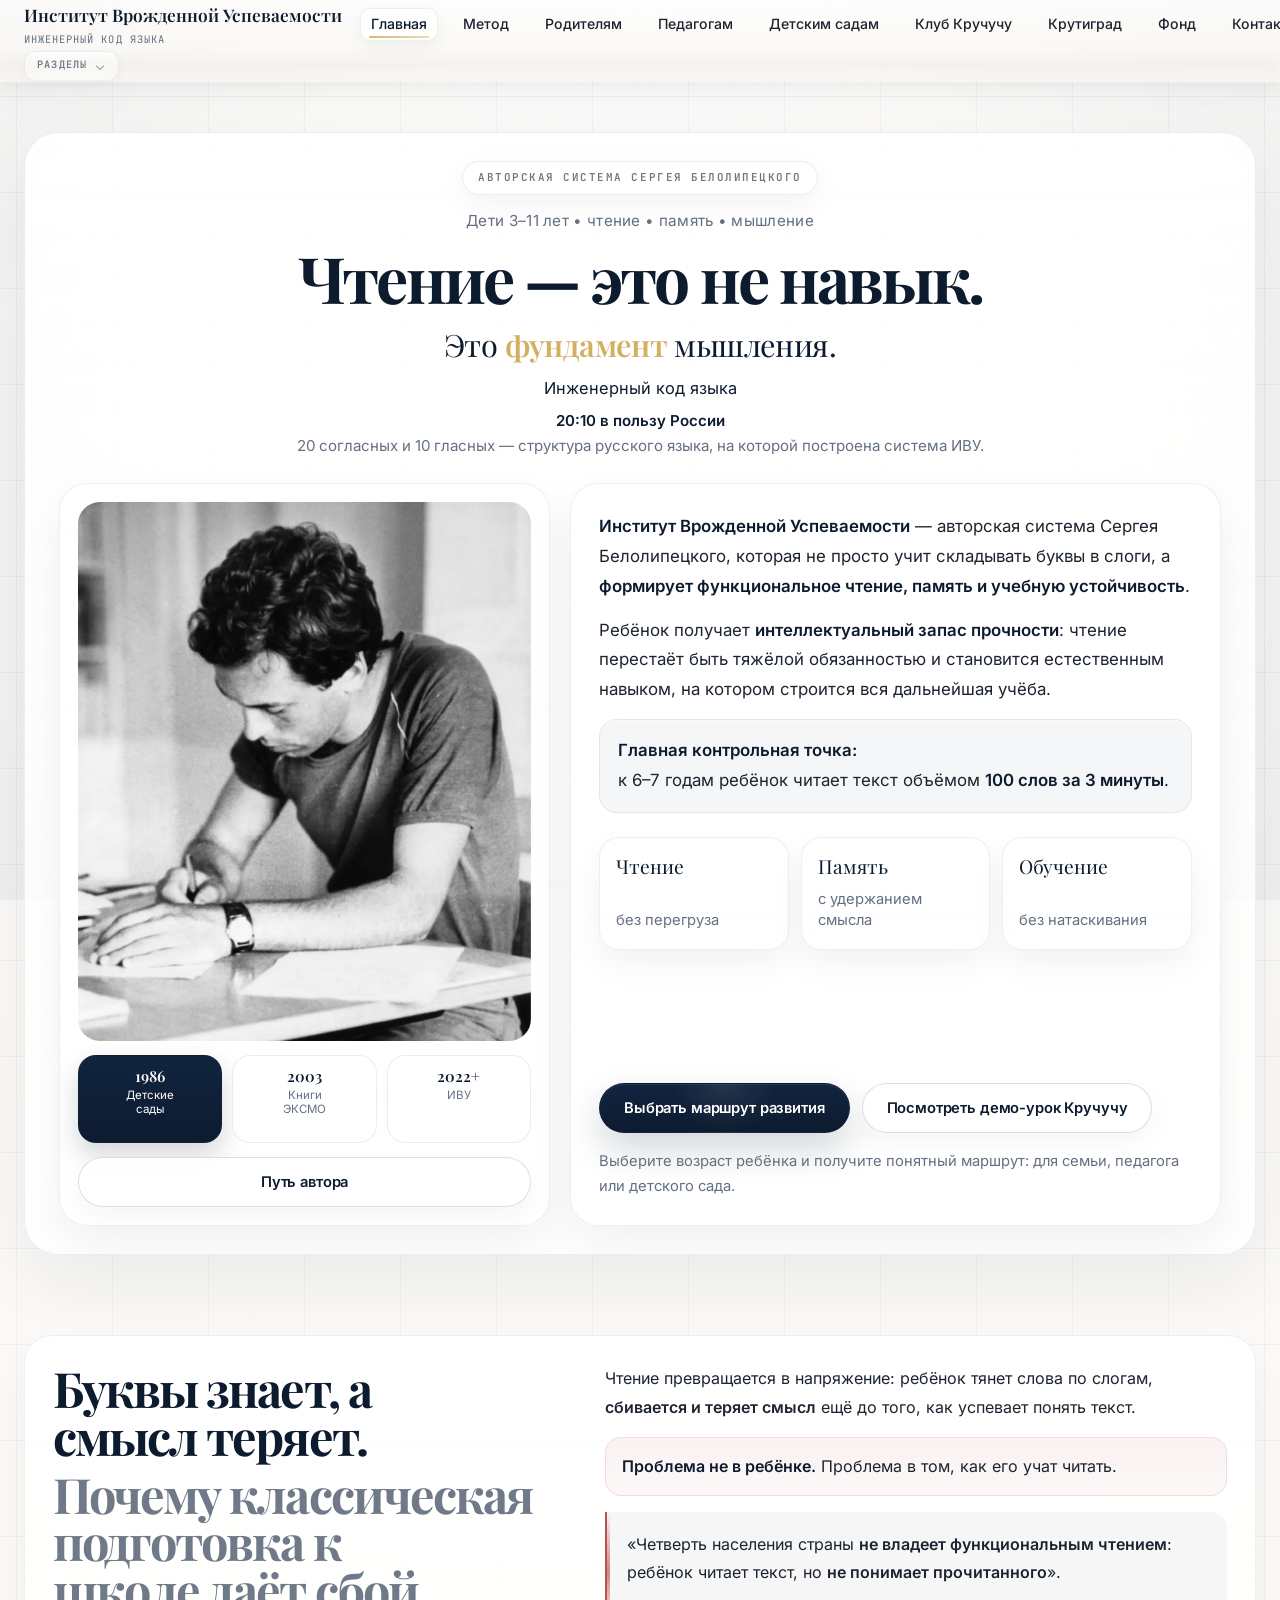
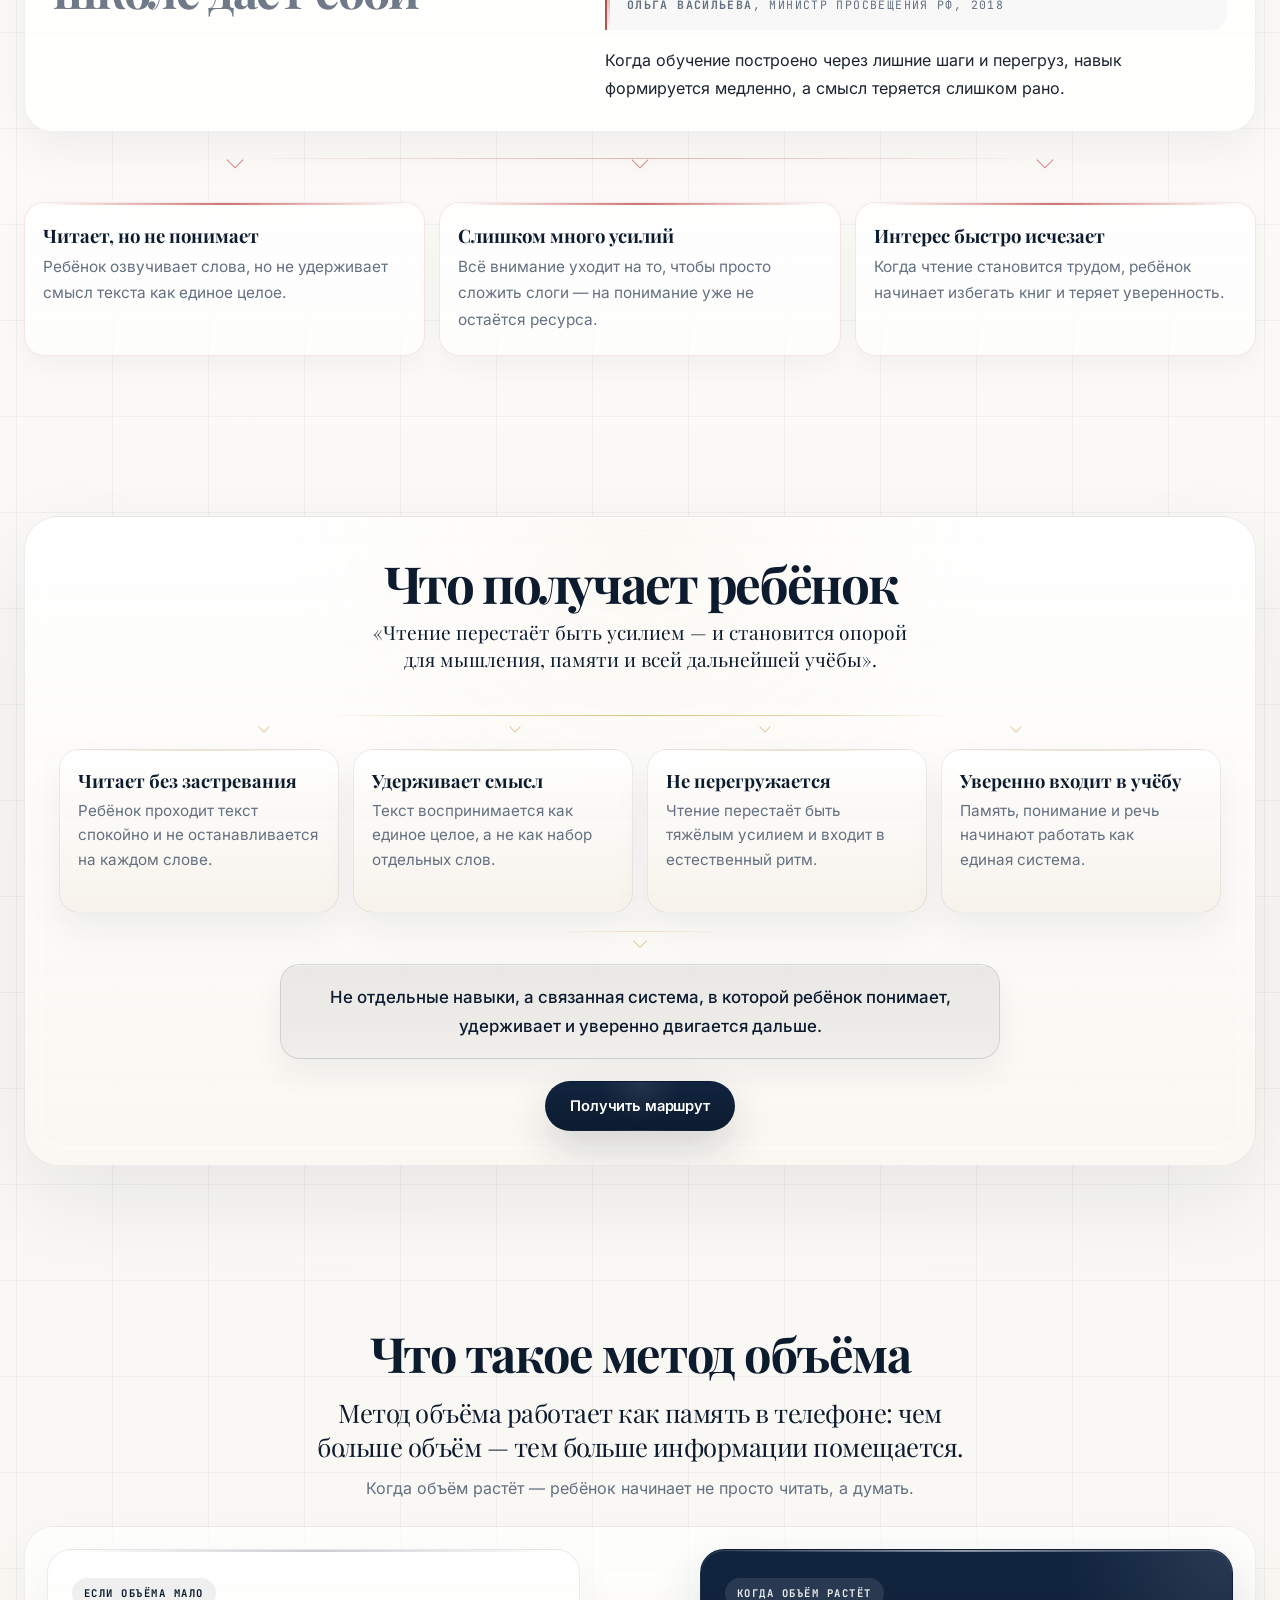
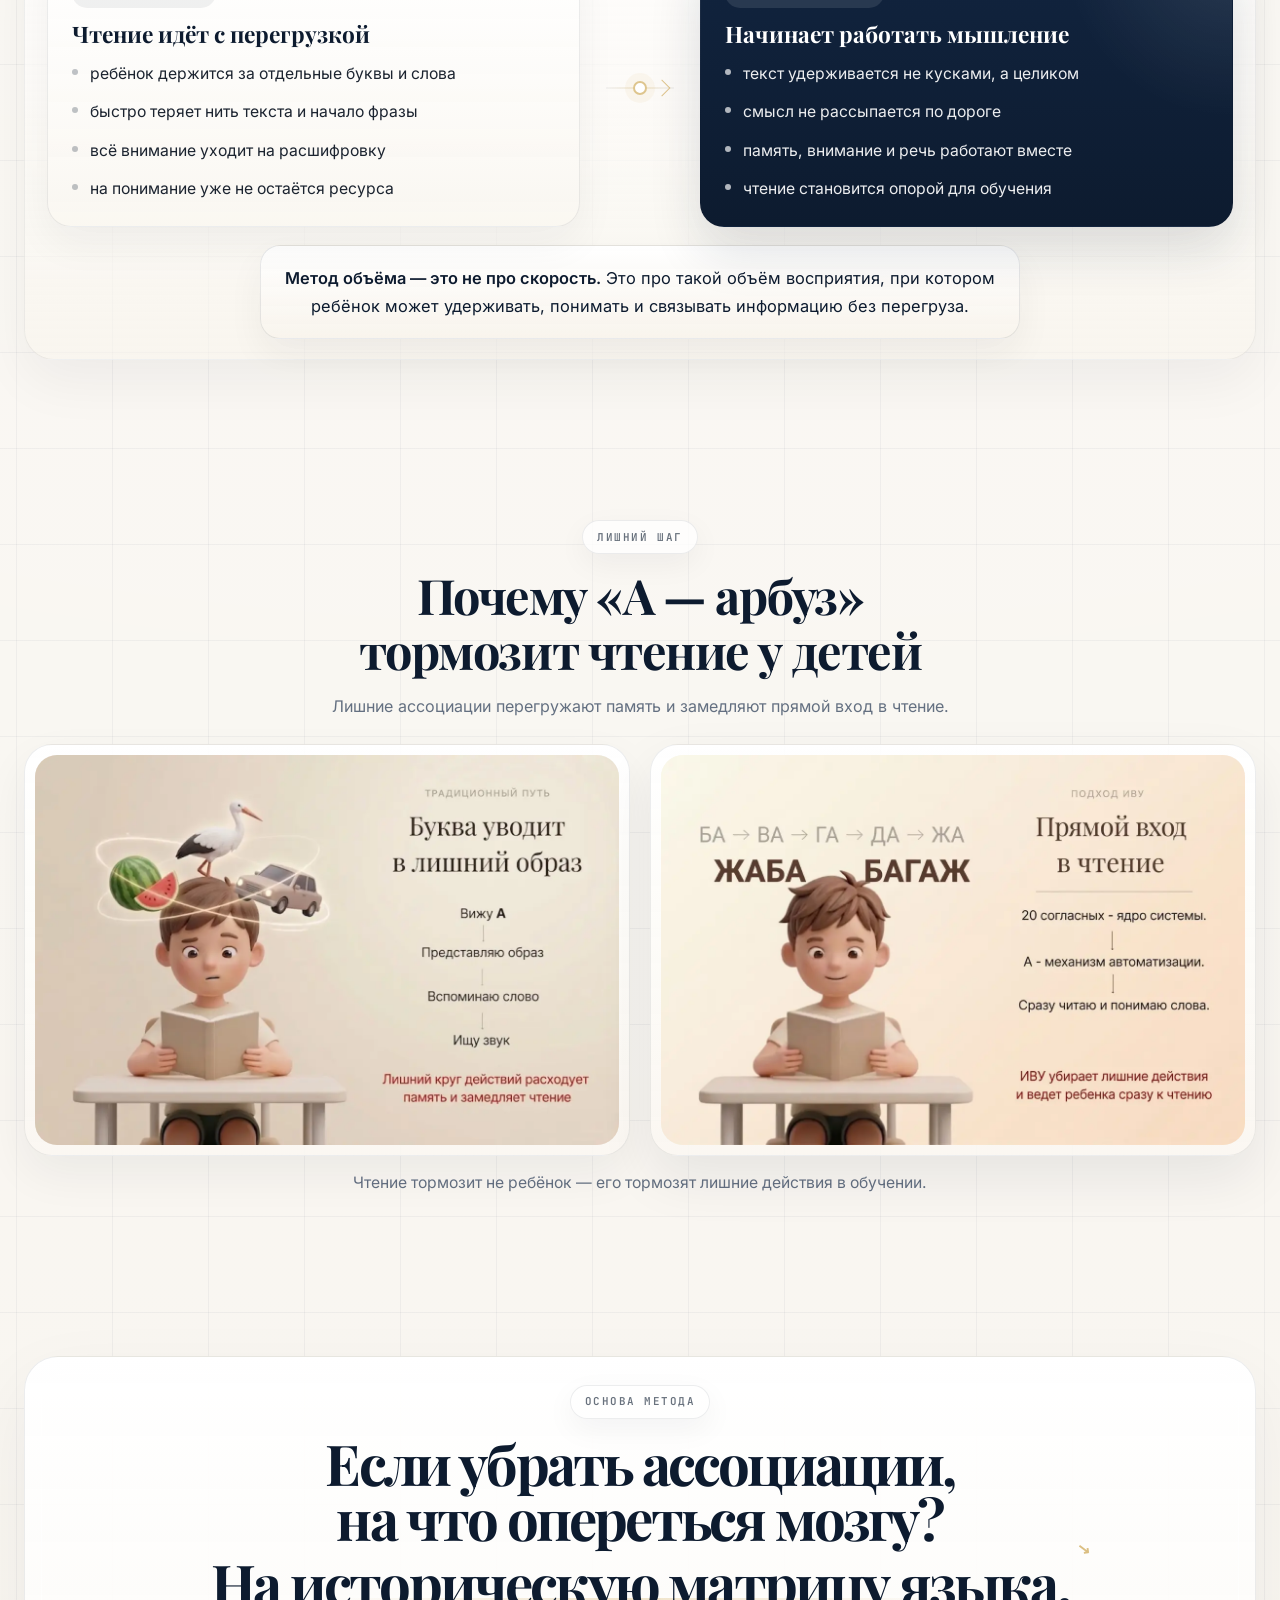
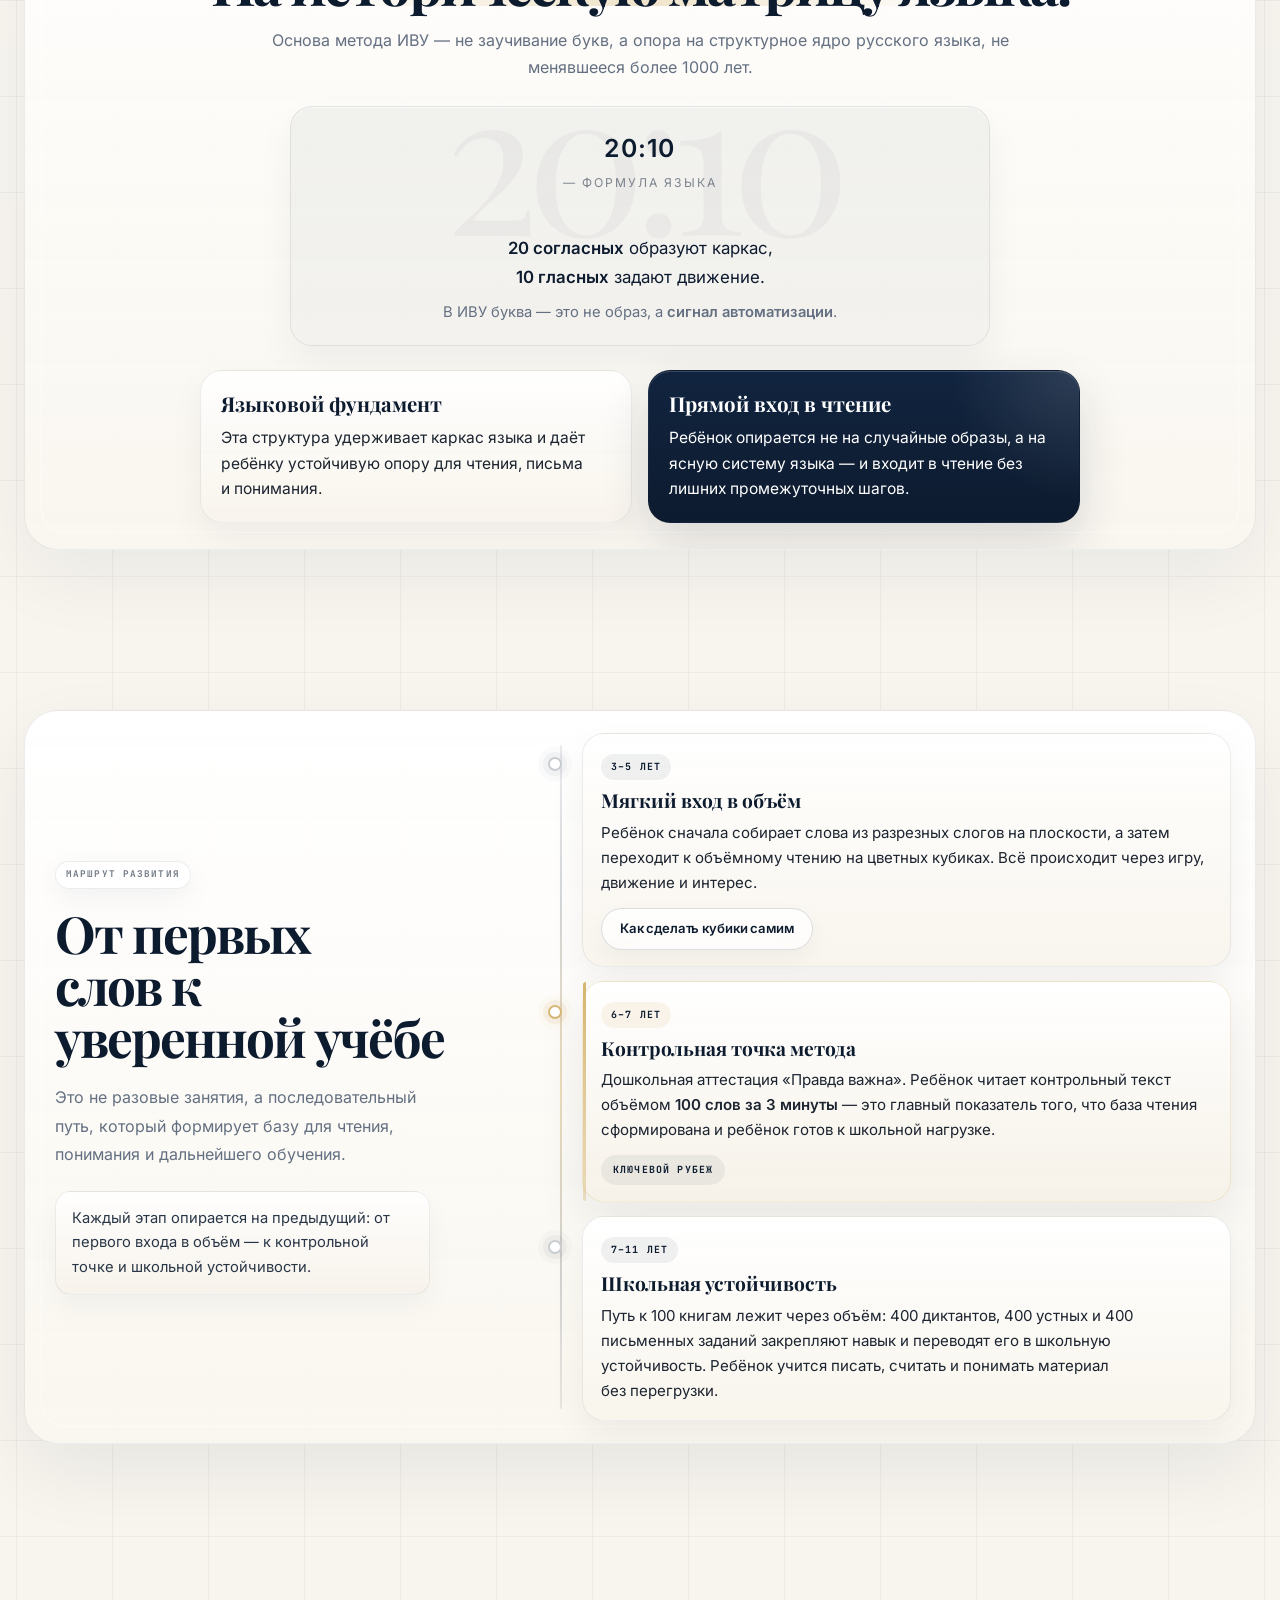
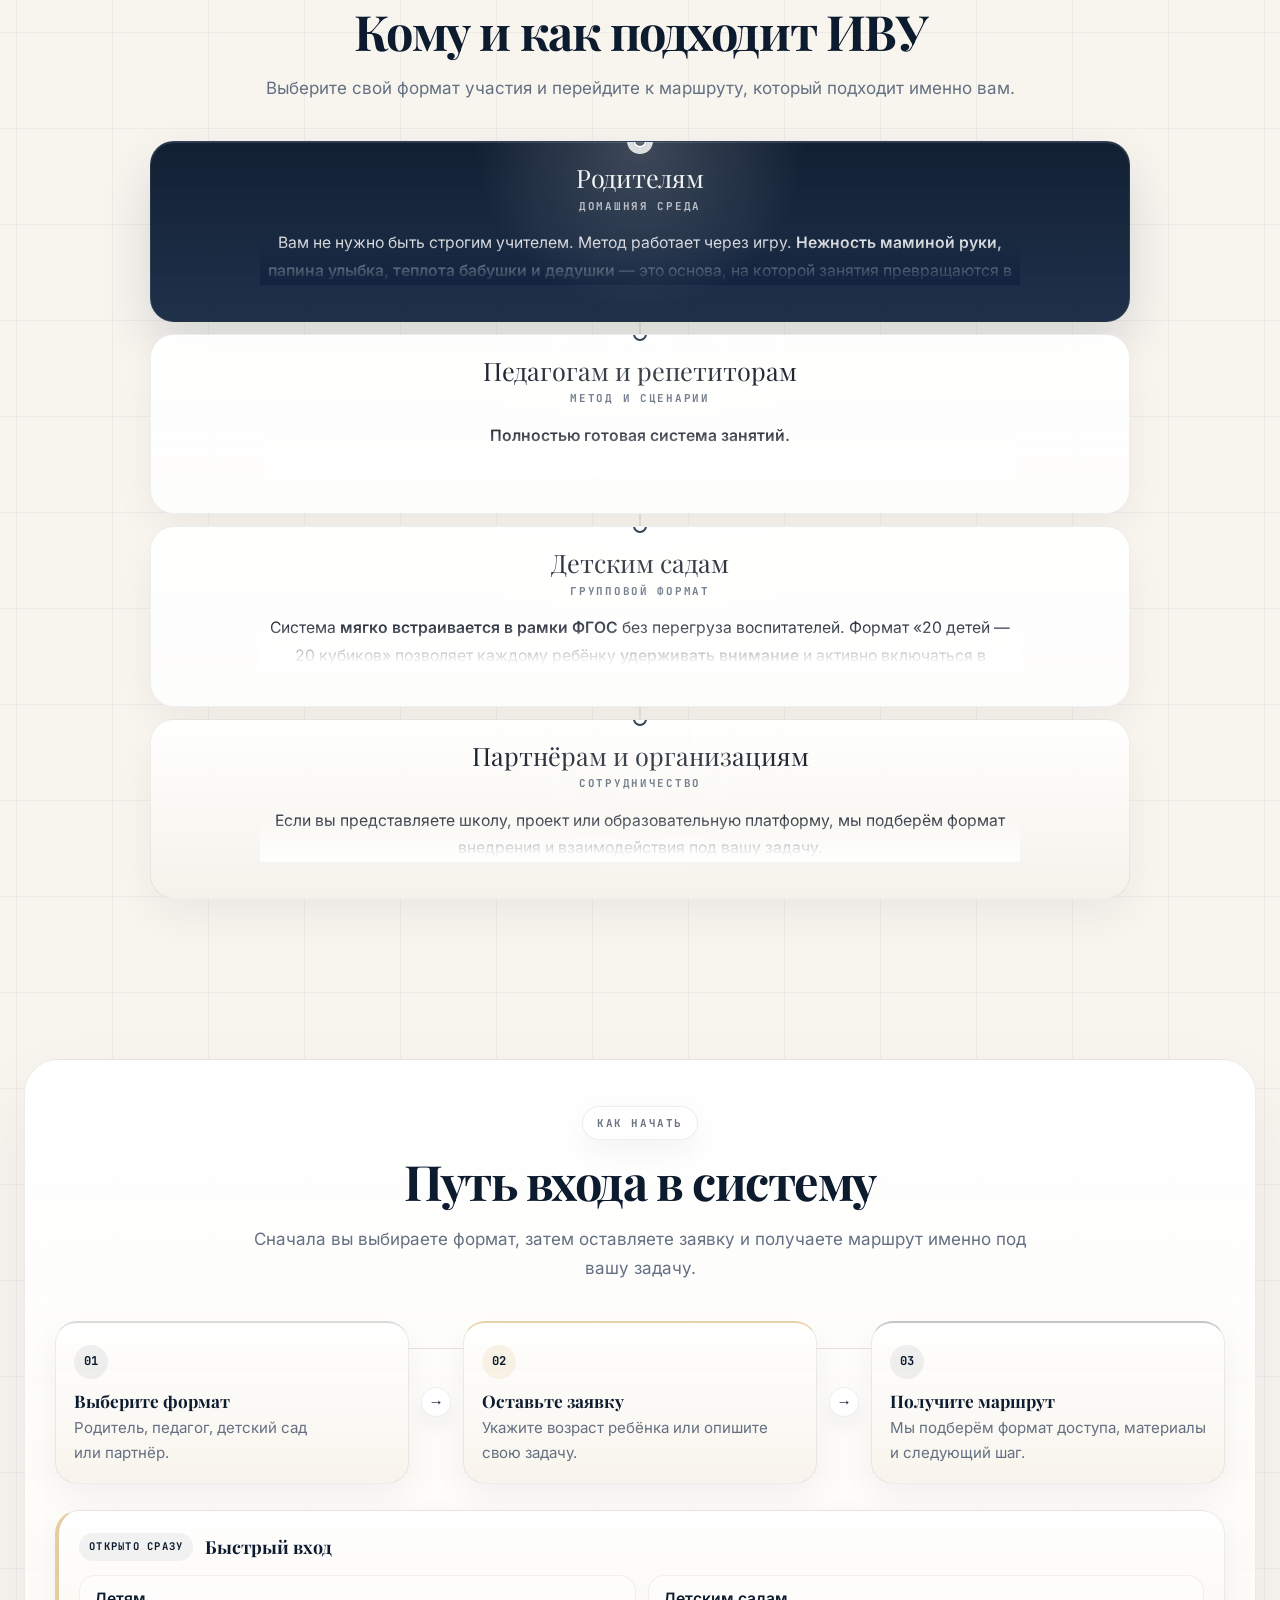
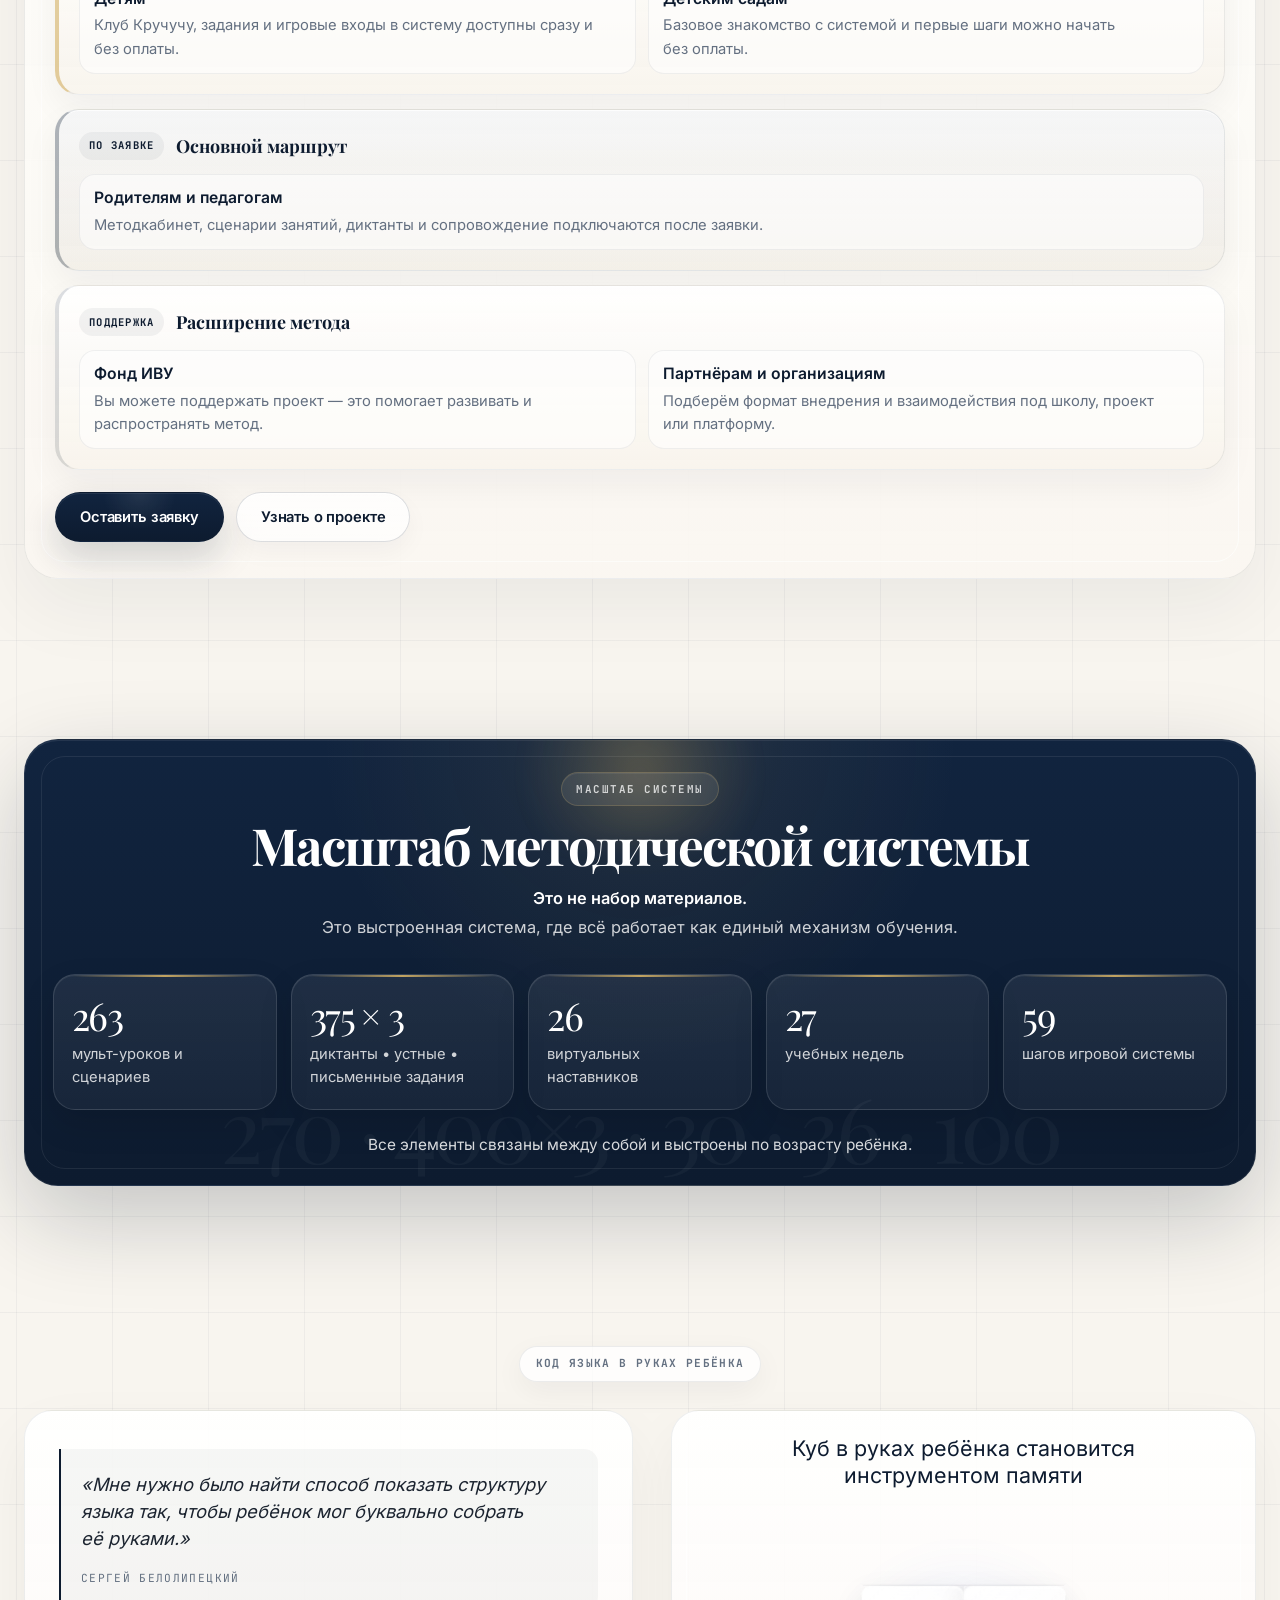
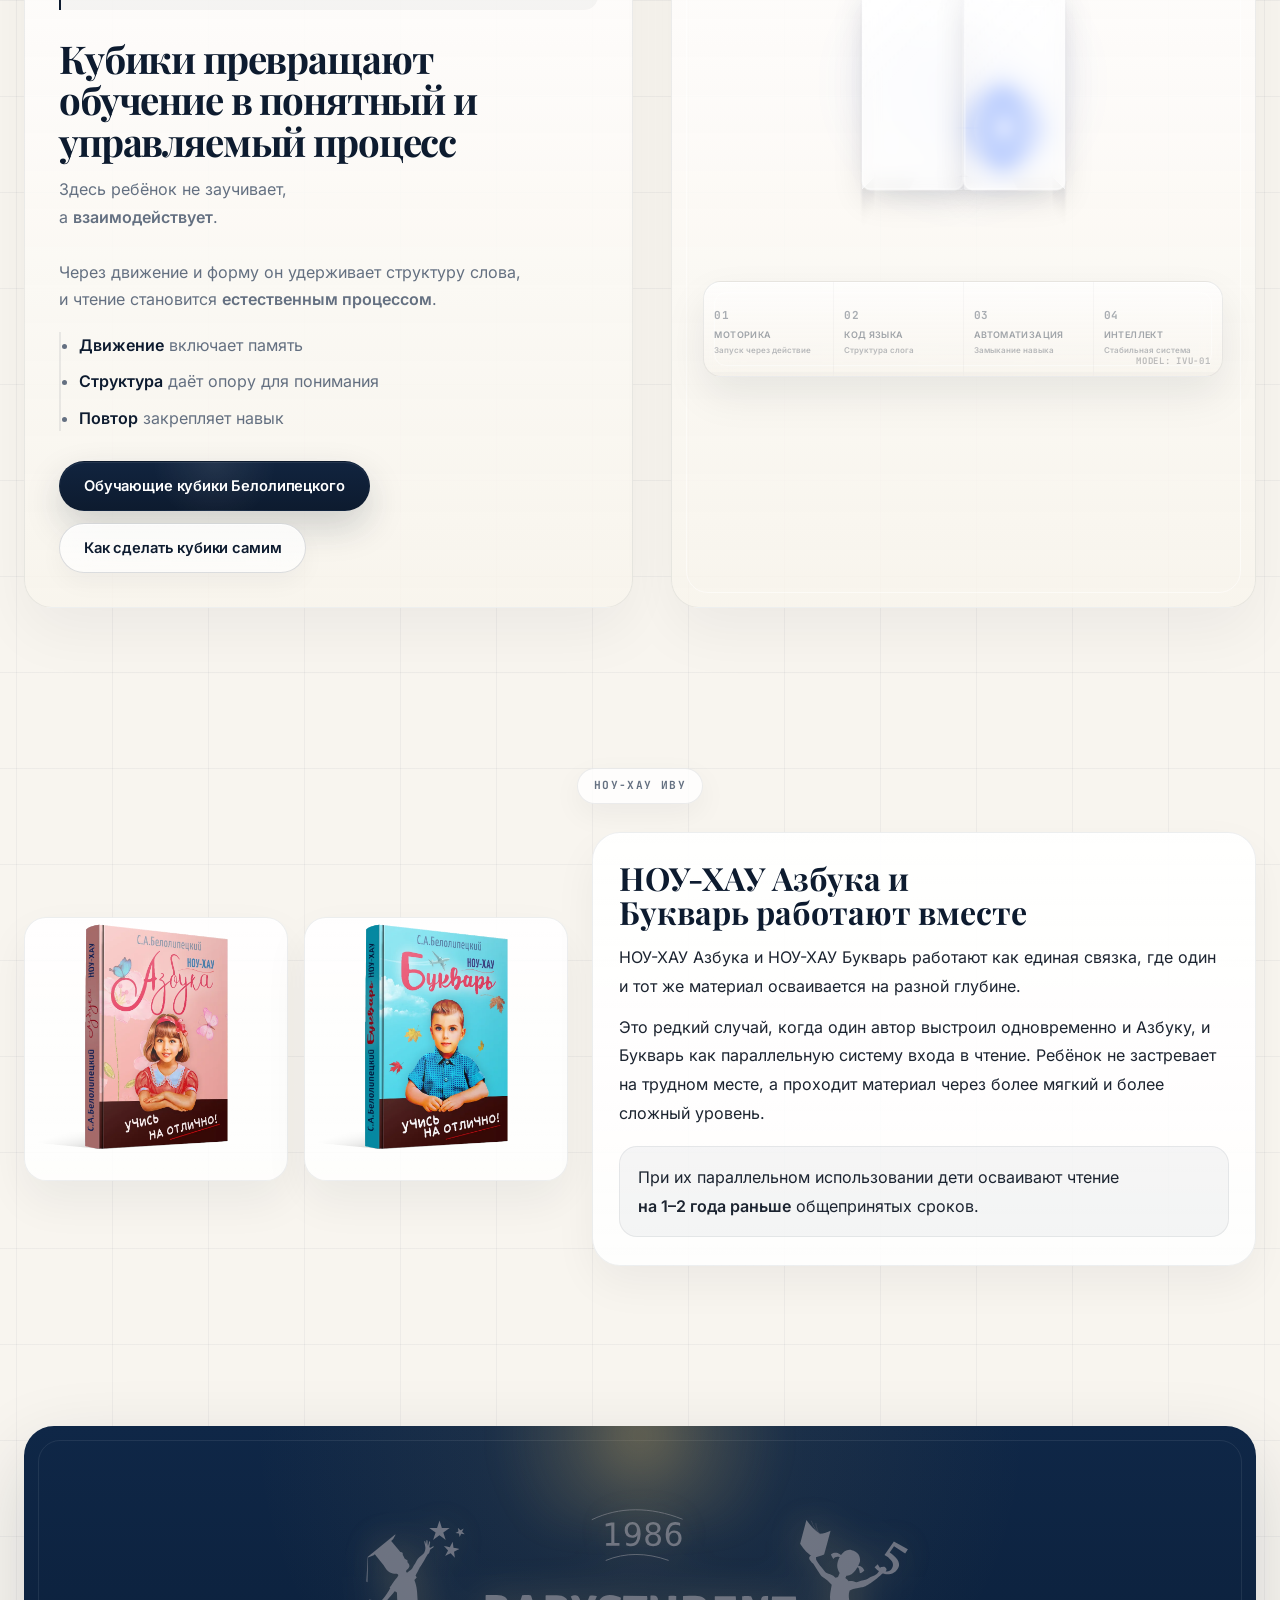
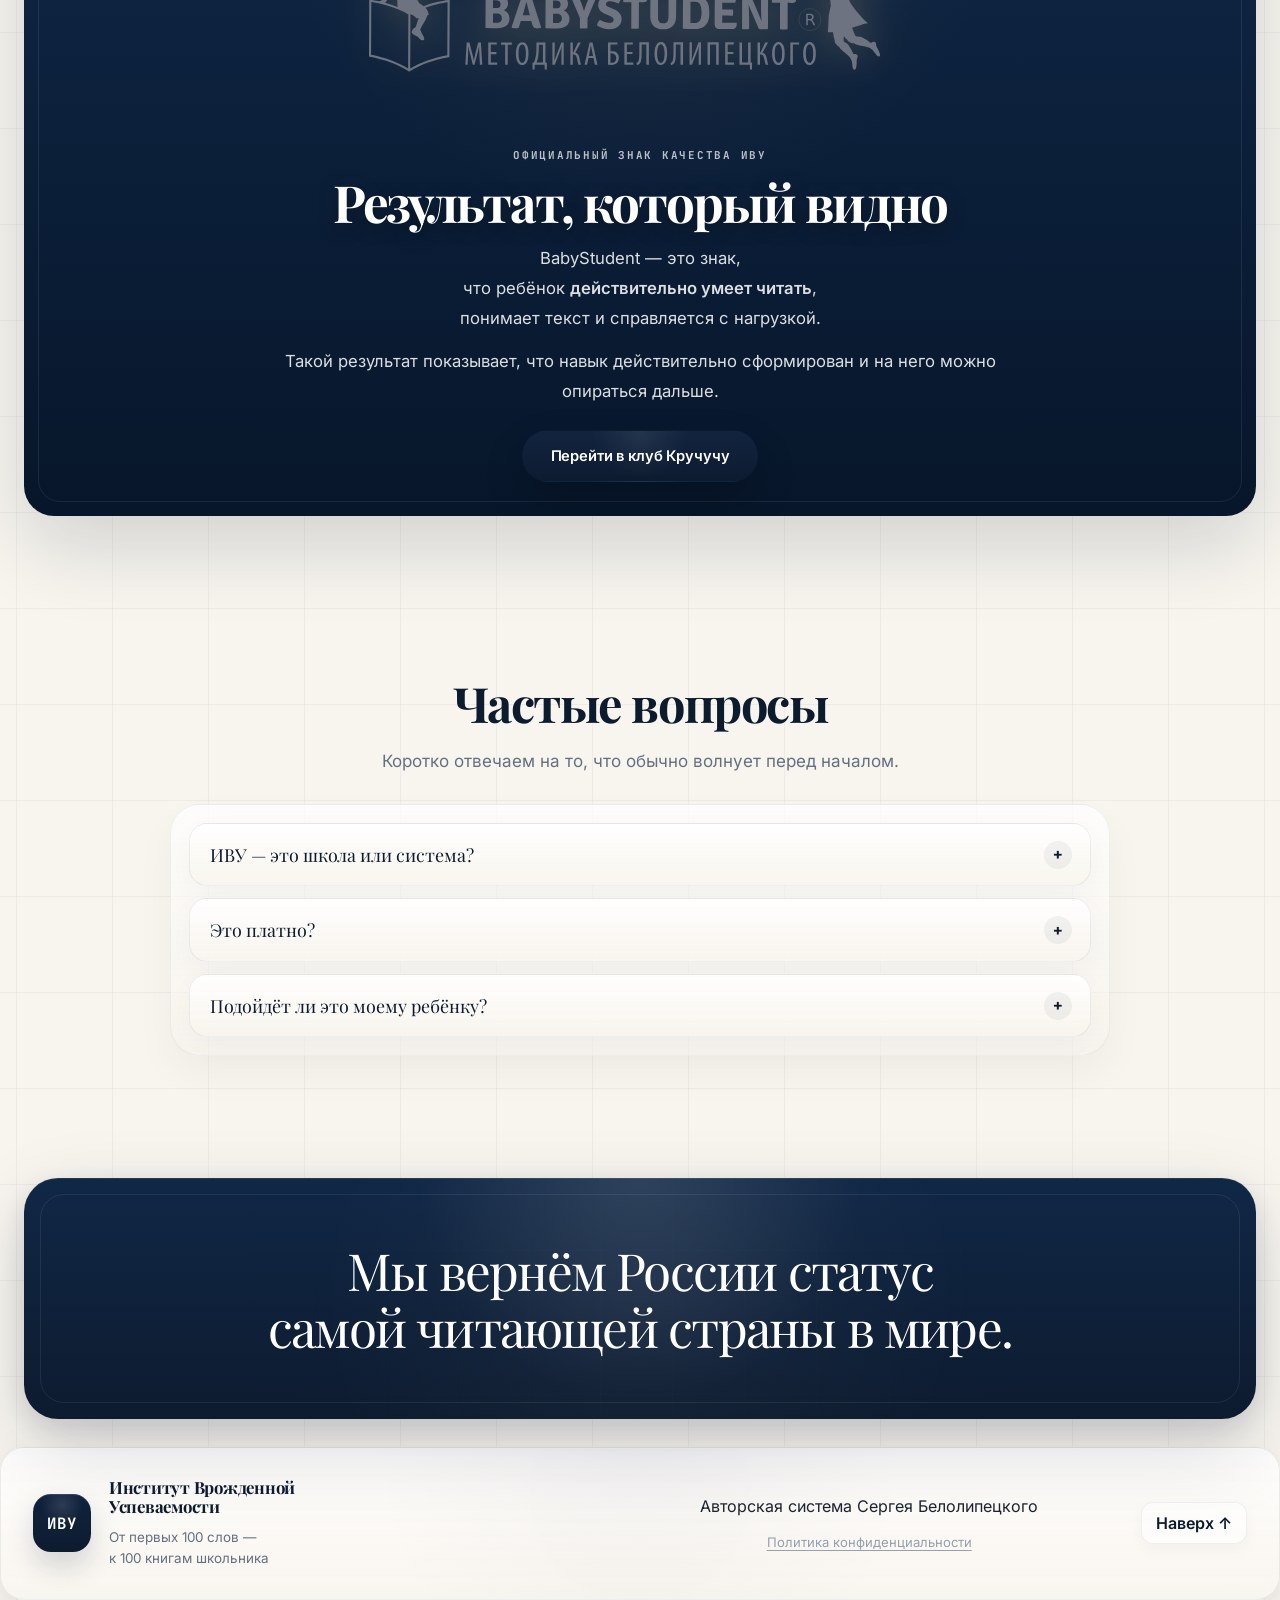
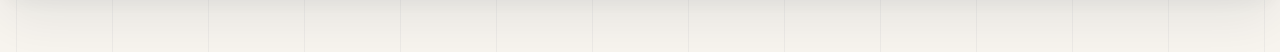
<file: index.html>
<!DOCTYPE html>
<html lang="ru">
<head>
  <meta charset="UTF-8">
  <meta name="viewport" content="width=device-width, initial-scale=1.0, viewport-fit=cover">
  <title>Институт Врожденной Успеваемости | Главная</title>
  <meta name="description" content="Институт Врожденной Успеваемости — авторская система Сергея Белолипецкого для развития чтения, памяти, мышления и школьной устойчивости детей 3–11 лет. Контрольная точка: 100 слов за 3 минуты к 6–7 годам.">
  <meta name="theme-color" content="#0d1b2f">
  <meta name="format-detection" content="telephone=no">

  <meta property="og:locale" content="ru_RU">
  <meta property="og:site_name" content="Институт Врожденной Успеваемости">
  <meta property="og:title" content="Институт Врожденной Успеваемости">
  <meta property="og:description" content="Система обучения детей 3–11 лет: от первых слов к уверенному чтению. Контрольная точка — 100 слов за 3 минуты к 6–7 годам.">
 <meta property="og:image" content="https://ТВОЙ_ДОМЕН_ИЛИ_ТВОЙ_GITHUB_PAGES_URL/favicon/og-image.png">
<meta property="og:type" content="website">
<meta property="og:url" content="https://ТВОЙ_ДОМЕН_ИЛИ_ТВОЙ_GITHUB_PAGES_URL/">

<meta name="twitter:card" content="summary_large_image">
<meta name="twitter:title" content="Институт Врожденной Успеваемости">
<meta name="twitter:description" content="Система обучения детей 3–11 лет: от первых слов к уверенному чтению.">
<meta name="twitter:image" content="https://ТВОЙ_ДОМЕН_ИЛИ_ТВОЙ_GITHUB_PAGES_URL/favicon/og-image.png">
  <link rel="icon" href="favicon/favicon.ico">
  <link rel="icon" type="image/png" sizes="32x32" href="favicon/favicon-32x32.png">
  <link rel="icon" type="image/png" sizes="16x16" href="favicon/favicon-16x16.png">
  <link rel="apple-touch-icon" href="favicon/apple-touch-icon.png">
  <link rel="icon" type="image/png" sizes="192x192" href="favicon/android-chrome-192x192.png">
  <link rel="icon" type="image/png" sizes="512x512" href="favicon/android-chrome-512x512.png">

  <link rel="stylesheet" href="./style.css">
  <link rel="stylesheet" href="./index.css">
</head>
<body class="index-page">
<div id="top"></div>


  <div class="noise-overlay"></div>

  <header class="header" id="header">
  <div class="container header__inner">

    <div class="header__brand">
      <a href="./index.html" class="header__logo">
        <span class="header__logo-title">Институт Врожденной Успеваемости</span>
        <span class="header__logo-sub">Инженерный код языка</span>
      </a>
    </div>

    <div class="nav-scroll-area">
      <button class="nav-scroll-btn nav-scroll-btn--left" type="button" aria-label="Прокрутить меню влево">
        <span>‹</span>
      </button>

      <nav class="nav" aria-label="Основная навигация">
        <a href="./index.html" class="nav__link is-active">Главная</a>
        <a href="./system.html" class="nav__link">Метод</a>
        <a href="./parents.html" class="nav__link">Родителям</a>
        <a href="./educators.html" class="nav__link">Педагогам</a>
        <a href="./kindergarten.html" class="nav__link">Детским садам</a>
        <a href="./club.html" class="nav__link">Клуб Кручучу</a>
        <a href="./krutigrad.html" class="nav__link">Крутиград</a>
        <a href="./foundation.html" class="nav__link">Фонд</a>
        <a href="./contacts.html" class="nav__link">Контакты</a>
      </nav>

      <button class="nav-scroll-btn nav-scroll-btn--right" type="button" aria-label="Прокрутить меню вправо">
        <span>›</span>
      </button>
    </div>

    <div class="page-sections-bar page-sections-bar--header">
      <div class="page-sections">
        <button
          class="page-sections__toggle"
          type="button"
          aria-expanded="false"
          aria-controls="page-sections-panel"
        >
          <span class="page-sections__label">Разделы</span>
          <span class="page-sections__icon"></span>
        </button>

        <div class="page-sections__panel" id="page-sections-panel" hidden>
          <a href="#hero" class="page-sections__link is-active">Старт</a>
          <a href="#problem" class="page-sections__link">Проблема</a>
          <a href="#result" class="page-sections__link">Результат</a>
          <a href="#volume-intro" class="page-sections__link">Метод объёма</a>
          <a href="#anti-watermelon" class="page-sections__link">Почему «А — арбуз» тормозит</a>
          <a href="#funnel" class="page-sections__link">Маршрут</a>
          <a href="#formats" class="page-sections__link">Кому подходит</a>
          <a href="#access" class="page-sections__link">Как начать</a>
          <a href="#scale" class="page-sections__link">Масштаб</a>
          <a href="#cubes" class="page-sections__link">Кубики</a>
          <a href="#books-system" class="page-sections__link">Азбука и Букварь</a>
          <a href="#bs-result" class="page-sections__link">BabyStudent</a>
          <a href="#faq" class="page-sections__link">FAQ</a>
        </div>
      </div>
    </div>

  </div>
</header>

  <main>

<!-- HERO -->
<section class="hero page-hero reveal" id="hero">
  <div class="container">
    <div class="hero-shell">
      <div class="hero-head">
        <div class="hero-kicker">Авторская система Сергея Белолипецкого</div>
        <p class="hero-pretitle">Дети 3–11 лет • чтение • память • мышление</p>

        <h1 class="hero__content-title hero-title">
          <span class="hero-line-1">
            Чтение — это не навык.
          </span>
        </h1>

        <p class="hero-subline">
          Это <span class="text-accent">фундамент</span> мышления.
        </p>
        <p class="hero-accent">
          Инженерный код языка
        </p>

        <p class="hero-accent-note">
          <strong>20:10 в пользу России</strong><br>
          20 согласных и 10 гласных — структура русского языка,
          на которой построена система ИВУ.
        </p>
      </div>

      <div class="hero__grid">
        <div class="hero__author">
          <div class="hero__author-slides">
            <img src="./img/autor_1.webp" alt="Сергей Белолипецкий 1986" class="hero__author-img is-active" id="slide-1">
            <img src="./img/autor_2.webp" alt="Сергей Белолипецкий 2003" class="hero__author-img" id="slide-2">
            <img src="./img/autor_3.webp" alt="Сергей Белолипецкий 2022+" class="hero__author-img" id="slide-3">
          </div>

          <div class="hero__author-controls">
            <button class="control-btn is-active" type="button" data-target="1" aria-label="Показать этап 1986 — Детские сады">
              <span class="year-chip">
                <span class="year-chip__year">1986</span>
                <span class="year-chip__text">Детские сады</span>
              </span>
            </button>

            <button class="control-btn" type="button" data-target="2" aria-label="Показать этап 2003 — Книги ЭКСМО">
              <span class="year-chip">
                <span class="year-chip__year">2003</span>
                <span class="year-chip__text">Книги ЭКСМО</span>
              </span>
            </button>

            <button class="control-btn" type="button" data-target="3" aria-label="Показать этап 2022+ — ИВУ">
              <span class="year-chip">
                <span class="year-chip__year">2022+</span>
                <span class="year-chip__text">ИВУ</span>
              </span>
            </button>
          </div>

          <a href="./foundation.html" class="btn btn-outline hero__author-btn">
            Путь автора
          </a>
        </div>

        <div class="hero__info">
          <div class="hero__info-top">
            <div class="hero__text">
              <p class="ivu-explanation">
                <strong>Институт Врожденной Успеваемости</strong> — авторская система Сергея Белолипецкого,
                которая не просто учит складывать буквы в слоги,
                а <strong>формирует функциональное чтение, память и учебную устойчивость</strong>.
              </p>

              <p class="ivu-explanation">
                Ребёнок получает <strong>интеллектуальный запас прочности</strong>:
                чтение перестаёт быть тяжёлой обязанностью
                и становится естественным навыком,
                на котором строится вся дальнейшая учёба.
              </p>

              <p class="ivu-explanation ivu-explanation--accent">
                <strong>Главная контрольная точка:</strong><br>
                к 6–7 годам ребёнок читает текст объёмом
                <strong>100 слов за 3 минуты</strong>.
              </p>
            </div>

            <div class="hero__features">
              <div class="feature-card">
                Чтение <span>без перегруза</span>
              </div>
              <div class="feature-card">
                Память <span>с удержанием смысла</span>
              </div>
              <div class="feature-card">
                Обучение <span>без натаскивания</span>
              </div>
            </div>
          </div>

          <div class="hero__info-bottom">
            <div class="hero__actions">
              <a href="#funnel" class="btn btn-primary">
                Выбрать маршрут развития
              </a>
              <a href="./club.html" class="btn btn-outline">
                Посмотреть демо-урок Кручучу
              </a>
            </div>

            <p class="hero-cta-note">
              Выберите возраст ребёнка и получите понятный маршрут:
              для семьи, педагога или детского сада.
            </p>
          </div>
        </div>
      </div>
    </div>
  </div>
</section>

<!-- PROBLEM -->
<section class="problem-band section-padding reveal" id="problem">
  <div class="container">
    <div class="problem-shell">

      <div class="problem-top">
        <div class="problem-top__title">
          <h2>
            Буквы знает, а смысл теряет.<br>
            <span class="text-muted">Почему классическая подготовка к школе даёт сбой</span>
          </h2>
        </div>

      <div class="problem-top__content">
  <p class="problem-lead">
    Чтение превращается в напряжение:
    ребёнок тянет слова по слогам,
    <strong>сбивается и теряет смысл</strong>
    ещё до того, как успевает понять текст.
  </p>

  <p class="problem-highlight">
    <strong>Проблема не в ребёнке.</strong>
    Проблема в том, как его учат читать.
  </p>

  <blockquote class="problem-quote">
    <p>
      «Четверть населения страны
      <strong>не владеет функциональным чтением</strong>:
      ребёнок читает текст, но
      <strong>не понимает прочитанного</strong>».
    </p>
    <cite><strong>Ольга Васильева</strong>, министр просвещения РФ, 2018</cite>
  </blockquote>

  <p class="problem-summary">
    Когда обучение построено через лишние шаги и перегруз,
    навык формируется медленно,
    а смысл теряется слишком рано.
  </p>
</div>
      </div>

      <div class="problem-flow" aria-hidden="true">
        <span class="problem-flow__line"></span>
        <span class="problem-flow__arrow"></span>
        <span class="problem-flow__arrow"></span>
        <span class="problem-flow__arrow"></span>
      </div>

      <div class="problem-grid">
  <div class="problem-card problem-card--alert">
    <h3>Читает, но не понимает</h3>
    <p>
      Ребёнок озвучивает слова, но не удерживает смысл текста как единое целое.
    </p>
  </div>

  <div class="problem-card problem-card--alert">
    <h3>Слишком много усилий</h3>
    <p>
      Всё внимание уходит на то, чтобы просто сложить слоги — на понимание уже не остаётся ресурса.
    </p>
  </div>

  <div class="problem-card problem-card--alert">
    <h3>Интерес быстро исчезает</h3>
    <p>
      Когда чтение становится трудом, ребёнок начинает избегать книг и теряет уверенность.
    </p>
  </div>
</div>

    </div>
  </div>
</section>

<!-- RESULT -->
<section class="result-band section-padding reveal" id="result">
  <div class="container">
    <div class="result-shell">

      <div class="result-crown" aria-hidden="true"></div>

      <div class="section-header result-header">
        <h2>Что получает ребёнок</h2>

        <p class="result-quote">
          «Чтение перестаёт быть усилием —
          и становится опорой для мышления, памяти и всей дальнейшей учёбы».
        </p>
      </div>

      <div class="result-flow-top" aria-hidden="true">
        <span class="result-flow-arrow"></span>
        <span class="result-flow-arrow"></span>
        <span class="result-flow-arrow"></span>
        <span class="result-flow-arrow"></span>
      </div>

      <div class="result-grid">
  <div class="result-card">
    <h3>Читает без застревания</h3>
    <p>
      Ребёнок проходит текст спокойно
      и не останавливается на каждом слове.
    </p>
  </div>

  <div class="result-card">
    <h3>Удерживает смысл</h3>
    <p>
      Текст воспринимается как единое целое,
      а не как набор отдельных слов.
    </p>
  </div>

  <div class="result-card">
    <h3>Не перегружается</h3>
    <p>
      Чтение перестаёт быть тяжёлым усилием
      и входит в естественный ритм.
    </p>
  </div>

  <div class="result-card">
    <h3>Уверенно входит в учёбу</h3>
    <p>
      Память, понимание и речь
      начинают работать как единая система.
    </p>
  </div>
</div>

      <div class="result-flow-bottom" aria-hidden="true">
        <span class="result-flow-line"></span>
        <span class="result-flow-arrow-big"></span>
      </div>

      <div class="result-summary-box">
        <p class="result-summary">
          Не отдельные навыки, а связанная система,
          в которой ребёнок понимает, удерживает и уверенно двигается дальше.
        </p>
      </div>

      <div class="result-actions">
        <a href="./contacts.html#application-form" class="btn btn-primary">
          Получить маршрут
        </a>
      </div>

    </div>
  </div>
</section>

<!-- VOLUME INTRO -->

<section class="section-padding reveal" id="volume-intro">
  <div class="container">

    <div class="section-header volume-intro-header">
      <h2>Что такое метод объёма</h2>

      <p class="method-lead">
        Метод объёма работает как память в телефоне:
        чем больше объём —
        тем больше информации помещается.
      </p>

      <p class="method-sub">
        Когда объём растёт —
        ребёнок начинает
        не просто читать,
        а думать.
      </p>
    </div>

    <div class="volume-intro-shell">
      <div class="volume-intro-grid">

      <article class="volume-intro-card volume-intro-card--soft">
        <div class="volume-intro-card__label">Если объёма мало</div>
        <h3>Чтение идёт с перегрузкой</h3>
        <ul class="volume-intro-list">
          <li>ребёнок держится за отдельные буквы и слова</li>
          <li>быстро теряет нить текста и начало фразы</li>
          <li>всё внимание уходит на расшифровку</li>
          <li>на понимание уже не остаётся ресурса</li>
        </ul>
      </article>

      <div class="volume-intro-bridge" aria-hidden="true">
        <span class="volume-intro-bridge__line"></span>
        <span class="volume-intro-bridge__dot"></span>
        <span class="volume-intro-bridge__arrow"></span>
      </div>

      <article class="volume-intro-card volume-intro-card--accent">
        <div class="volume-intro-card__label">Когда объём растёт</div>
        <h3>Начинает работать мышление</h3>
        <ul class="volume-intro-list">
          <li>текст удерживается не кусками, а целиком</li>
          <li>смысл не рассыпается по дороге</li>
          <li>память, внимание и речь работают вместе</li>
          <li>чтение становится опорой для обучения</li>
        </ul>
      </article>

    </div>

    <div class="volume-intro-summary">
      <p>
        <strong>Метод объёма — это не про скорость.</strong>
        Это про такой объём восприятия,
        при котором ребёнок может удерживать,
        понимать и связывать информацию без перегруза.
      </p>
    </div>
  </div>
</section>

<section class="section-padding reveal" id="anti-watermelon">
  <div class="container">
    <div class="section-header anti-watermelon-header">
      <span class="section-chip">Лишний шаг</span>
      <h2>Почему «А — арбуз» тормозит чтение у детей</h2>
      <p class="section-sub">
        Лишние ассоциации перегружают память и замедляют прямой вход в чтение.
      </p>
    </div>

    <div class="comparison__grid comparison__grid--visual">
      <article class="comp-card comp-card--image">
      <div class="compare-visual-frame">
        <img
          src="img/ivu-problem-traditional.webp"
          alt="Традиционный путь: буква уводит ребёнка в лишний образ и замедляет чтение"
          class="compare-visual-image"
          loading="lazy"
          decoding="async"
        >
      </div>
    </article>

    <article class="comp-card comp-card--image direct">
      <div class="compare-visual-frame compare-visual-frame--solution">
        <img
          src="img/ivu-solution-direct.webp"
          alt="Подход ИВУ: прямой вход в чтение через слоги и слова без лишних действий"
          class="compare-visual-image"
          loading="lazy"
          decoding="async"
        >
      </div>
    </article>
  </div>

  <p class="anti-watermelon__note">
    Чтение тормозит не ребёнок — его тормозят лишние действия в обучении.
  </p>
</section>

<!-- LANGUAGE CORE -->
<section class="section-padding reveal" id="language-core">
  <div class="container">
    <div class="language-core-shell">

      <div class="language-core-watermark" aria-hidden="true">20:10</div>

      <div class="section-header language-core-header">
        <span class="section-chip">Основа метода</span>
      <h2>
        Если убрать ассоциации,
        на что опереться мозгу?
        <span class="language-core-pointer">
          На историческую матрицу языка.
        </span>
      </h2>

      <p class="language-core-lead">
        Основа метода ИВУ — не заучивание букв,
        а опора на структурное ядро русского языка,
        не менявшееся более 1000 лет.
      </p>
    </div>

    <div class="language-core-center">
      <p class="language-core-formula">
        <strong class="formula-main">20:10</strong>
        <span class="formula-desc">— формула языка</span><br>
        <strong>20 согласных</strong> образуют каркас,<br>
        <strong>10 гласных</strong> задают движение.
      </p>

      <p class="language-core-note">
        В ИВУ буква — это не образ, а <strong>сигнал автоматизации</strong>.
      </p>
    </div>

    <div class="language-core-grid">
      <article class="language-core-card">
        <h3>Языковой фундамент</h3>
        <p>
          Эта структура удерживает каркас языка
          и даёт ребёнку устойчивую опору
          для чтения, письма и понимания.
        </p>
      </article>

      <article class="language-core-card language-core-card--accent">
        <h3>Прямой вход в чтение</h3>
        <p>
          Ребёнок опирается не на случайные образы,
          а на ясную систему языка —
          и входит в чтение без лишних промежуточных шагов.
        </p>
      </article>
    </div>

  </div>
</section>

   
 <!-- ROUTE -->
<section class="section-padding reveal funnel-band" id="funnel">
  <div class="container">
    <div class="funnel-band__shell">

      <div class="funnel-layout">
        <div class="funnel-intro">
          <span class="funnel-band__kicker">Маршрут развития</span>

          <h2>От первых слов к уверенной учёбе</h2>

          <p class="funnel-intro__lead">
            Это не разовые занятия, а последовательный путь,
            который формирует базу для чтения, понимания и дальнейшего обучения.
          </p>

          <div class="funnel-intro__summary">
  Каждый этап опирается на предыдущий: от первого входа в объём — к контрольной точке и школьной устойчивости.
</div>
        </div>

        <div class="funnel-path" aria-label="Возрастной маршрут ИВУ">
          <div class="funnel-path__line" aria-hidden="true"></div>

          <article class="funnel-node funnel-node--start">
            <div class="funnel-node__marker" aria-hidden="true"></div>
            <div class="funnel-node__card">
              <span class="funnel-node__age">3–5 лет</span>
              <h3>Мягкий вход в объём</h3>
              <p>
                Ребёнок сначала собирает слова из разрезных слогов на плоскости,
а затем переходит к объёмному чтению на цветных кубиках.
                Всё происходит через игру, движение и интерес.
              </p>
              <a href="./parents.html#lab" class="btn btn-outline btn-sm">
                Как сделать кубики самим
              </a>
            </div>
          </article>

          <article class="funnel-node funnel-node--accent">
            <div class="funnel-node__marker" aria-hidden="true"></div>
            <div class="funnel-node__card">
              <span class="funnel-node__age">6–7 лет</span>
              <h3>Контрольная точка метода</h3>
              <p>
                Дошкольная аттестация «Правда важна».
Ребёнок читает контрольный текст объёмом <strong>100 слов за 3 минуты</strong> —
это главный показатель того, что база чтения сформирована
и ребёнок готов к школьной нагрузке.
              </p>
              <div class="funnel-node__badge">Ключевой рубеж</div>
            </div>
          </article>

          <article class="funnel-node funnel-node--end">
            <div class="funnel-node__marker" aria-hidden="true"></div>
            <div class="funnel-node__card">
              <span class="funnel-node__age">7–11 лет</span>
              <h3>Школьная устойчивость</h3>
              <p>
               Путь к 100 книгам лежит через объём:
400 диктантов, 400 устных и 400 письменных заданий
закрепляют навык и переводят его в школьную устойчивость.
                Ребёнок учится писать, считать и понимать материал без перегрузки.
              </p>
            </div>
          </article>
        </div>
      </div>

    </div>
  </div>
</section>

<!-- AUDIENCES -->
<section class="section-padding reveal" id="formats">
  <div class="container">
  <div class="section-header section-header--narrow">
    <h2>Кому и как подходит ИВУ</h2>
    <p>
      Выберите свой формат участия и перейдите к маршруту, который подходит именно вам.
    </p>
  </div>

  <div class="role-stack role-stack--formats">
    <div class="role-stack__line"></div>

    <!-- Родителям -->
    <article class="role-card role-card--default is-primary" tabindex="0">
      <div class="role-card__inner">
        <div class="role-card__title">Родителям</div>
        <div class="role-card__note">Домашняя среда</div>
        <div class="role-card__body">
          Вам не нужно быть строгим учителем. Метод работает через игру.
          <strong>Нежность маминой руки, папина улыбка, теплота бабушки и дедушки</strong> —
          это основа, на которой занятия превращаются в радость, а не в обязанность.
        </div>
        <div class="role-card__actions">
          <a href="./parents.html" class="btn btn-outline">Перейти родителям</a>
        </div>
      </div>
    </article>

    <!-- Педагогам -->
    <article class="role-card" tabindex="0">
      <div class="role-card__inner">
        <div class="role-card__title">Педагогам и репетиторам</div>
        <div class="role-card__note">Метод и сценарии</div>
        <div class="role-card__body">
          <strong>Полностью готовая система занятий.</strong><br><br>
          В основе — 270 мультуроков,<br>
          400 диктантов, 400 устных и письменных заданий.<br><br>
          Это <strong>лишь часть методической базы</strong>.<br><br>
          Вся система выстроена как единая архитектура —
          от первого урока до устойчивого результата.<br>
          Вы работаете по готовой логике,<br>
          <strong>а не собираете программу с нуля</strong>.
        </div>
        <div class="role-card__actions">
          <a href="./educators.html" class="btn btn-outline">Перейти педагогам</a>
        </div>
      </div>
    </article>

    <!-- Детским садам -->
    <article class="role-card" tabindex="0">
      <div class="role-card__inner">
        <div class="role-card__title">Детским садам</div>
        <div class="role-card__note">Групповой формат</div>
        <div class="role-card__body">
          Система <strong>мягко встраивается в рамки ФГОС</strong> без перегруза воспитателей.
          Формат «20 детей — 20 кубиков» позволяет каждому ребёнку
          <strong>удерживать внимание</strong> и активно включаться в обучение.
        </div>
        <div class="role-card__actions">
          <a href="./kindergarten.html" class="btn btn-outline">Перейти детским садам</a>
        </div>
      </div>
    </article>

    <!-- Партнёрам -->
    <article class="role-card role-card--accent" tabindex="0">
      <div class="role-card__inner">
        <div class="role-card__title">Партнёрам и организациям</div>
        <div class="role-card__note">Сотрудничество</div>
        <div class="role-card__body">
          Если вы представляете школу, проект или образовательную платформу,
          мы подберём формат внедрения и взаимодействия под вашу задачу.
        </div>
        <div class="role-card__actions">
          <a href="./contacts.html#application-form" class="btn btn-primary">
            Обсудить подключение
          </a>
        </div>
      </div>
    </article>

  </div>
</section>

<!-- ACCESS -->
<section class="section-padding reveal" id="access">
  <div class="container">
    <div class="access-shell">

    <div class="section-header access-header">
      <span class="access-kicker">Как начать</span>
      <h2>Путь входа в систему</h2>
      <p>
        Сначала вы выбираете формат, затем оставляете заявку
        и получаете маршрут именно под вашу задачу.
      </p>
    </div>

    <div class="access-flow" aria-label="Три шага входа в систему">
      <div class="access-flow__line" aria-hidden="true"></div>

      <article class="access-flow-step access-flow-step--1">
        <div class="access-flow-step__num">01</div>
        <h3>Выберите формат</h3>
        <p>Родитель, педагог, детский сад или партнёр.</p>
      </article>

      <div class="access-flow__arrow" aria-hidden="true">→</div>

      <article class="access-flow-step access-flow-step--2">
        <div class="access-flow-step__num">02</div>
        <h3>Оставьте заявку</h3>
        <p>Укажите возраст ребёнка или опишите свою задачу.</p>
      </article>

      <div class="access-flow__arrow" aria-hidden="true">→</div>

      <article class="access-flow-step access-flow-step--3">
        <div class="access-flow-step__num">03</div>
        <h3>Получите маршрут</h3>
        <p>Мы подберём формат доступа, материалы и следующий шаг.</p>
      </article>
    </div>

    <div class="access-lanes">
      <article class="access-lane access-lane--open">
        <div class="access-lane__head">
          <span class="access-lane__tag">Открыто сразу</span>
          <h3>Быстрый вход</h3>
        </div>
        <div class="access-lane__items">
          <div class="access-lane__item">
            <strong>Детям</strong>
            <p>Клуб Кручучу, задания и игровые входы в систему доступны сразу и без оплаты.</p>
          </div>
          <div class="access-lane__item">
            <strong>Детским садам</strong>
            <p>Базовое знакомство с системой и первые шаги можно начать без оплаты.</p>
          </div>
        </div>
      </article>

      <article class="access-lane access-lane--request">
        <div class="access-lane__head">
          <span class="access-lane__tag">По заявке</span>
          <h3>Основной маршрут</h3>
        </div>
        <div class="access-lane__items">
          <div class="access-lane__item">
            <strong>Родителям и педагогам</strong>
            <p>Методкабинет, сценарии занятий, диктанты и сопровождение подключаются после заявки.</p>
          </div>
        </div>
      </article>

      <article class="access-lane access-lane--support">
        <div class="access-lane__head">
          <span class="access-lane__tag">Поддержка</span>
          <h3>Расширение метода</h3>
        </div>
        <div class="access-lane__items">
          <div class="access-lane__item">
            <strong>Фонд ИВУ</strong>
            <p>Вы можете поддержать проект — это помогает развивать и распространять метод.</p>
          </div>
          <div class="access-lane__item">
            <strong>Партнёрам и организациям</strong>
            <p>Подберём формат внедрения и взаимодействия под школу, проект или платформу.</p>
          </div>
        </div>
      </article>
        </div>

    <div class="access-actions">
      <a href="./contacts.html#application-form" class="btn btn-primary">
        Оставить заявку
      </a>
      <a href="./foundation.html" class="btn btn-outline">
        Узнать о проекте
      </a>
    </div>

  </div>
  </div>
</section>

  <!-- DASHBOARD -->
<section class="section-padding mission reveal" id="scale">
  <div class="container">
    <div class="mission-shell">

      <div class="mission-shell__glow" aria-hidden="true"></div>
      <div class="mission-shell__watermark" aria-hidden="true">270 · 400×3 · 30 · 36 · 100</div>

      <div class="mission-header">
        <span class="mission-kicker">Масштаб системы</span>

        <h2 class="mission__title">Масштаб методической системы</h2>

        <p class="mission__subtitle">
          <strong>Это не набор материалов.</strong><br>
          Это выстроенная система, где всё работает как единый механизм обучения.
        </p>
      </div>

      <div class="mission__grid">

        <article class="mission__item">
          <span class="mission__number">270</span>
          <span class="mission__label">мульт-уроков и сценариев</span>
        </article>

        <article class="mission__item">
          <span class="mission__number">400 × 3</span>
          <span class="mission__label">диктанты • устные • письменные задания</span>
        </article>

        <article class="mission__item">
          <span class="mission__number">30</span>
          <span class="mission__label">виртуальных наставников</span>
        </article>

        <article class="mission__item">
          <span class="mission__number">36</span>
          <span class="mission__label">учебных недель</span>
        </article>

        <article class="mission__item">
          <span class="mission__number">100</span>
          <span class="mission__label">шагов игровой системы</span>
        </article>

      </div>

      <div class="mission__footer">
        Все элементы связаны между собой и выстроены по возрасту ребёнка.
      </div>

    </div>
  </div>
</section>

<!-- CUBES -->
<section class="section-padding cube-section reveal" id="cubes">
  <div class="container">

    <div class="cube-kicker-premium">
      <span>Код языка в руках ребёнка</span>
    </div>

    <div class="cube-grid">

      <div class="cube-left-col">

        <div class="author-quote-premium">
          <p>
            «Мне нужно было найти способ показать структуру языка так,
            чтобы ребёнок мог буквально собрать её руками.»
          </p>
          <span class="author-name">Сергей Белолипецкий</span>
        </div>

        <h2>
         Кубики превращают обучение в понятный и управляемый процесс
        </h2>

        <p>
          Здесь ребёнок не заучивает,<br>
          а <strong>взаимодействует</strong>.<br><br>

          Через движение и форму он удерживает структуру слова,<br>
          и чтение становится <strong>естественным процессом</strong>.
        </p>

        <ul class="cube-list">
          <li><strong>Движение</strong> включает память</li>
          <li><strong>Структура</strong> даёт опору для понимания</li>
          <li><strong>Повтор</strong> закрепляет навык</li>
        </ul>

        <div class="hero__actions hero-actions--spaced">
          <a href="./foundation.html" class="btn btn-primary">
            Обучающие кубики Белолипецкого
          </a>
          <a href="./parents.html#lab" class="btn btn-outline">
            Как сделать кубики самим
          </a>
        </div>

      </div>

      <div class="cube-right-col">
        <div class="cube-title-above">
          Куб в руках ребёнка становится инструментом памяти
        </div>

        <div class="cube-visual">
          <div class="cube-main-premium">
            <div class="cubeScene">
              <div class="cubeRoot">

                <div class="half half--left">
                  <div class="halfInner">
                    <div class="face f-front"></div>
                    <div class="face f-left"></div>
                    <div class="face f-right">
                      <div class="cube-mark" aria-hidden="true">
                        <div class="cube-mark__mb">МБ</div>
                        <div class="cube-mark__line"></div>
                        <div class="cube-mark__txt">методика</div>
                        <div class="cube-mark__txt cube-mark__txt--small">Белолипецкого</div>
                        <div class="cube-mark__badge">1986</div>
                      </div>
                    </div>
                    <div class="face f-back"></div>
                    <div class="face f-top"></div>
                    <div class="face f-bottom"></div>
                  </div>
                </div>

                <div class="half half--right">
                  <div class="halfInner">
                    <div class="face f-front"></div>
                    <div class="face f-right"></div>
                    <div class="face f-left"></div>
                    <div class="face f-back"></div>
                    <div class="face f-top"></div>
                    <div class="face f-bottom"></div>
                  </div>
                </div>

                <div class="brain-container">
                  <div class="brain-nucleus">
                    <div class="nucleus-ring"></div>
                    <div class="nucleus-ring"></div>
                    <div class="nucleus-ring"></div>
                    <div class="nucleus-ring"></div>
                  </div>
                  <div class="nucleus-core">
                    <div class="core-plane"></div>
                    <div class="core-plane"></div>
                    <div class="core-plane"></div>
                  </div>
                </div>

              </div>
            </div>
          </div>
        </div>

        <div class="eng-panel" aria-label="Этапы работы куба">
          <div class="model-id">MODEL: IVU-01</div>

          <div class="panel-track">
            <div class="panel-step s1">
              <div class="step-content">
                <span class="step-num">01</span>
                <div class="step-title">Моторика</div>
                <div class="step-desc">Запуск через действие</div>
              </div>
              <div class="eng-progress">
                <div class="eng-bar bar-1"></div>
              </div>
            </div>

            <div class="panel-step s2">
              <div class="step-content">
                <span class="step-num">02</span>
                <div class="step-title">Код языка</div>
                <div class="step-desc">Структура слога</div>
              </div>
              <div class="eng-progress">
                <div class="eng-bar bar-2"></div>
              </div>
            </div>

            <div class="panel-step s3">
              <div class="step-content">
                <span class="step-num">03</span>
                <div class="step-title">Автоматизация</div>
                <div class="step-desc">Замыкание навыка</div>
              </div>
              <div class="eng-progress">
                <div class="eng-bar bar-3"></div>
              </div>
            </div>

            <div class="panel-step s4">
              <div class="step-content">
                <span class="step-num">04</span>
                <div class="step-title">Интеллект</div>
                <div class="step-desc">Стабильная система</div>
              </div>
              <div class="eng-progress">
                <div class="eng-bar bar-4"></div>
              </div>
            </div>
          </div>
        </div>
      </div>

    </div>
  </div>
</section>

   <!-- BOOKS -->
<section class="section-padding reveal" id="books-system">
  <div class="container">

    <div class="cube-kicker-premium cube-kicker-premium--lg">
      <span>Ноу-хау ИВУ</span>
    </div>

    <div class="icebreaker-grid">

      <div class="books-visual">
        <a href="./foundation.html#books" class="book-img">
          <img src="./img/book_azbuka.webp" alt="НОУ-ХАУ Азбука">
        </a>

        <a href="./foundation.html#books" class="book-img">
          <img src="./img/book_bukvar_uchis_na_otlichno.webp" alt="НОУ-ХАУ Букварь">
        </a>
      </div>

      <div class="icebreaker-copy">

        <h2>
          НОУ-ХАУ Азбука и Букварь работают вместе
        </h2>

        <p>
          НОУ-ХАУ Азбука и НОУ-ХАУ Букварь работают как единая связка,
          где один и тот же материал осваивается на разной глубине.
        </p>

        <p>
          Это редкий случай, когда один автор выстроил одновременно
          и Азбуку, и Букварь как параллельную систему входа в чтение.
          Ребёнок не застревает на трудном месте,
          а проходит материал через более мягкий и более сложный уровень.
        </p>

        <p class="emphasis-note">
          При их параллельном использовании дети осваивают чтение<br>
          <strong>на 1–2 года раньше</strong> общепринятых сроков.
        </p>

      </div>
    </div>

  </div>
</section>
   <!-- BABYSTUDENT -->
<section class="section-padding reveal" id="bs-result">
  <div class="container">
    <div class="bs-card">

      <div class="bs-logo-wrap">
        <img
          src="./img/babystudent-logo.svg"
          alt="Логотип BabyStudent — знак качества ИВУ"
          class="bs-logo"
          onerror="this.src='data:image/svg+xml;charset=UTF-8,%3Csvg xmlns=%27http://www.w3.org/2000/svg%27 viewBox=%270 0 1200 260%27%3E%3Ctext x=%2750%25%27 y=%2755%25%27 text-anchor=%27middle%27 font-size=%27140%27 font-family=%27Georgia, serif%27 fill=%27white%27 opacity=%270.9%27%3EBabyStudent%3C/text%3E%3C/svg%3E'">
      </div>

      <div class="bs-kicker">Официальный знак качества ИВУ</div>

      <h2 class="bs-title-main">
        Результат, который видно
      </h2>

      <p class="bs-text">
        BabyStudent — это знак,<br>
        что ребёнок <strong>действительно умеет читать</strong>,<br>
        понимает текст и справляется с нагрузкой.
      </p>

      <p class="bs-text">
        Такой результат показывает, что навык действительно сформирован
        и на него можно опираться дальше.
      </p>

      <div class="bs-actions">
        <a href="./club.html#dean" class="btn btn-primary">
          Перейти в клуб Кручучу
        </a>
      </div>

    </div>
  </div>
</section>

   <!-- FAQ -->
<section class="section-padding reveal" id="faq">
  <div class="container">
  <div class="section-header">
    <h2>Частые вопросы</h2>
    <p>
      Коротко отвечаем на то, что обычно волнует перед началом.
    </p>
  </div>

  <div class="faq-shell">
    <div class="faq-container">

      <details>
       <summary>ИВУ — это школа или система?</summary>
<div class="faq-content">
  ИВУ — это не школа в привычном смысле, а система и инженерный подход к чтению,
  который можно применять дома, с педагогом или в детском саду.
</div>
      </details>

      <details>
        <summary>Это платно?</summary>
        <div class="faq-content">
          Для разных форматов условия отличаются: часть материалов доступна сразу,
          а расширенный доступ и сопровождение подключаются по заявке.
        </div>
      </details>

      <details>
        <summary>Подойдёт ли это моему ребёнку?</summary>
        <div class="faq-content">
          Система рассчитана на детей от 3 до 11 лет
          и подстраивается под уровень ребёнка.
        </div>
      </details>

    </div>
  </div>
</section>

<!-- MANIFESTO -->
<section class="site-manifesto reveal">
  <div class="container">
    <div class="site-manifesto-text">
      Мы вернём России статус<br>самой читающей страны в мире.
    </div>
  </div>
</section>

  </main>

 <footer class="footer-minimal">
  <div class="container footer-minimal__inner">

    <div>
      <a href="./index.html" class="footer-minimal__logo-block">
        <div class="footer-minimal__logo-icon">ИВУ</div>
        <div class="footer-minimal__logo-text">
          <strong>Институт Врожденной<br>Успеваемости</strong>
            <span>От первых 100 слов —<br>к 100 книгам школьника</span>
        </div>
      </a>
    </div>

    <div class="footer-minimal__center">
      Авторская система Сергея Белолипецкого<br>
      <a href="./privacy.html" class="footer-minimal__policy">
        Политика конфиденциальности
      </a>
    </div>

    <div>
      <a href="#top" class="footer-minimal__up">Наверх ↑</a>
    </div>

  </div>
</footer>

<script src="./script.js"></script>
<script src="./index.js"></script>
</body>
</html>
</file>
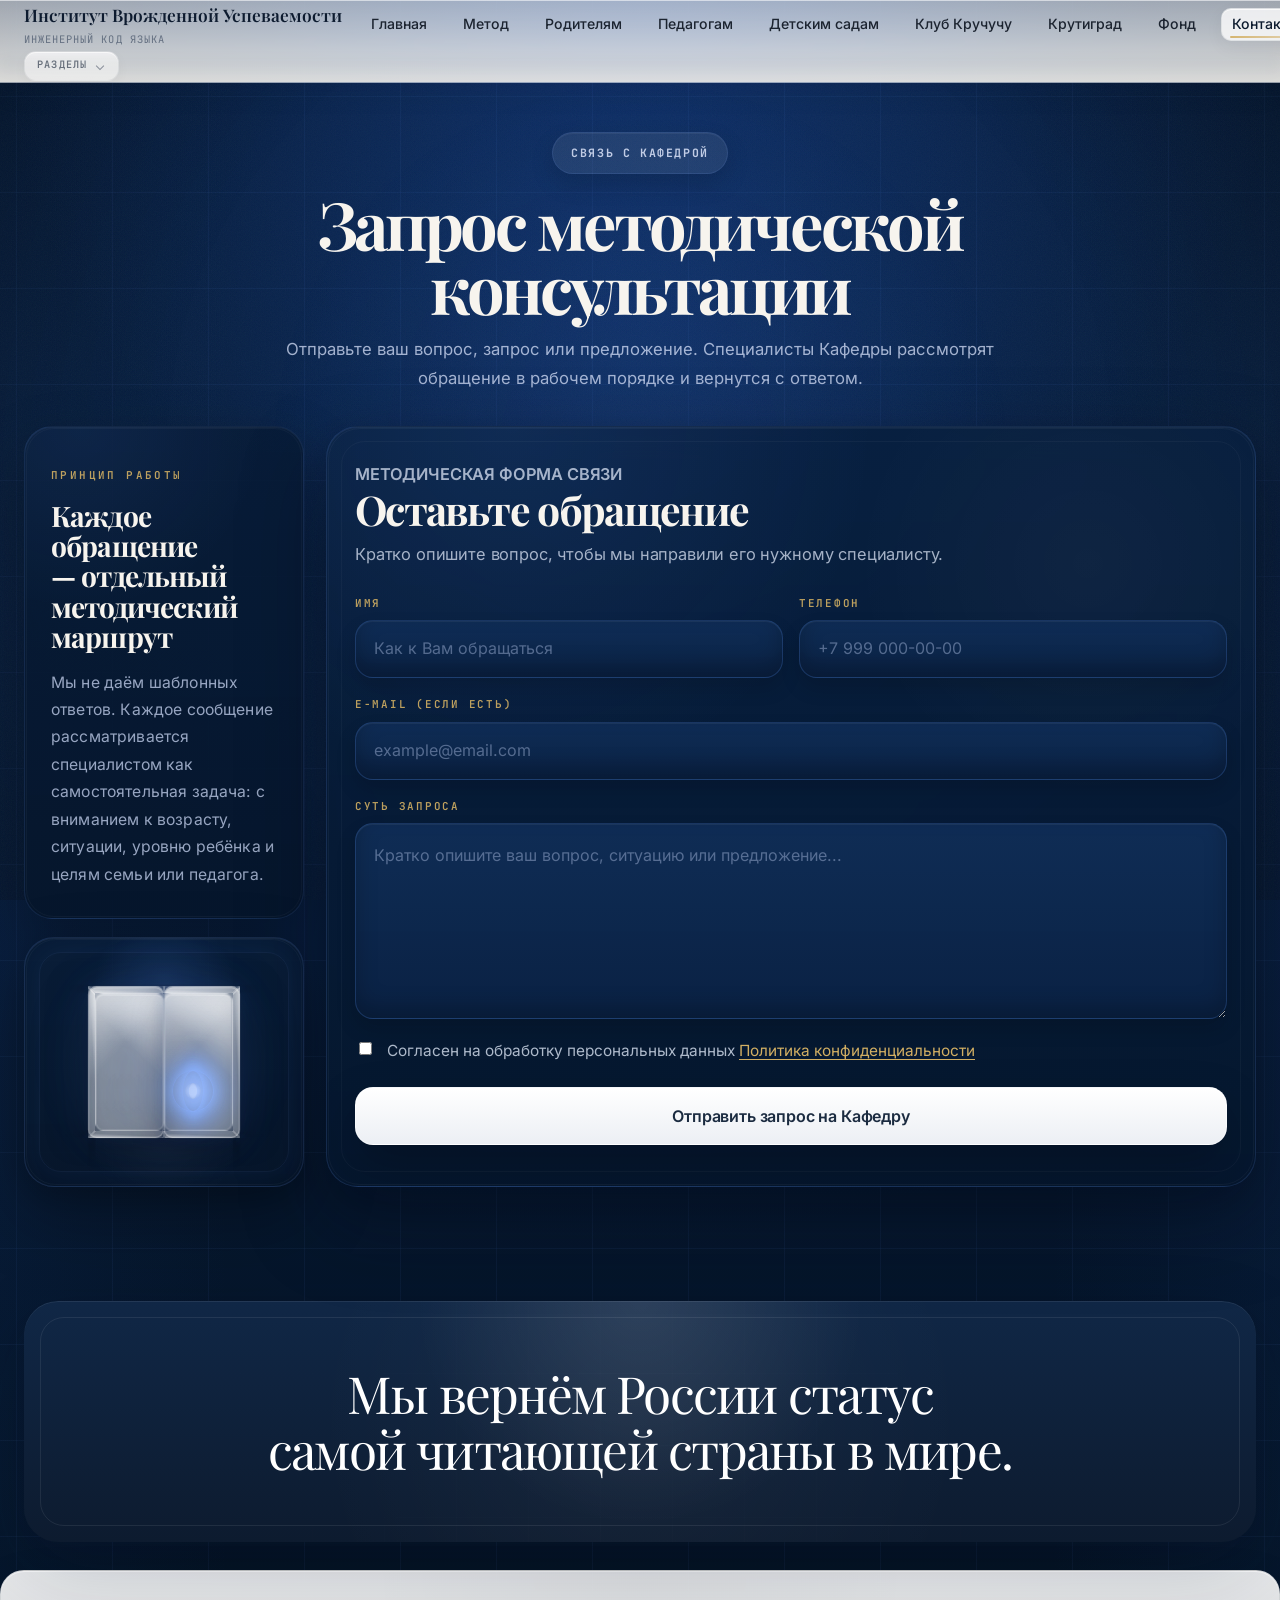
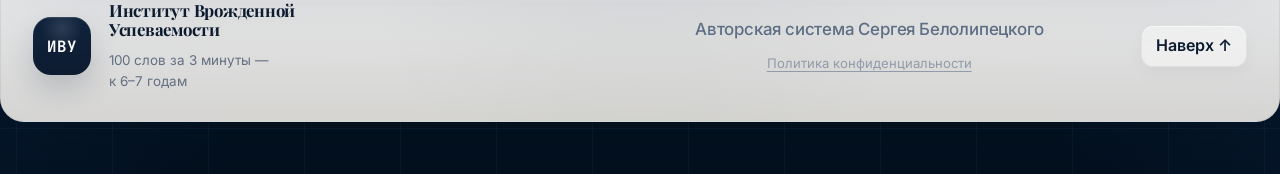
<file: contacts.html>
<!DOCTYPE html>
<html lang="ru">
<head>
  <meta charset="UTF-8">
  <meta name="viewport" content="width=device-width, initial-scale=1.0, viewport-fit=cover">
  <title>Институт Врожденной Успеваемости | Контакты Кафедры</title>
  <meta
    name="description"
    content="Контакты ИВУ: отправьте запрос на кафедру, задайте вопрос специалисту или запросите методическую консультацию."
  >

  <link rel="icon" href="favicon/favicon.ico">
  <link rel="icon" type="image/png" sizes="32x32" href="favicon/favicon-32x32.png">
  <link rel="icon" type="image/png" sizes="16x16" href="favicon/favicon-16x16.png">
  <link rel="apple-touch-icon" href="favicon/apple-touch-icon.png">
  <link rel="icon" type="image/png" sizes="192x192" href="favicon/android-chrome-192x192.png">
  <link rel="icon" type="image/png" sizes="512x512" href="favicon/android-chrome-512x512.png">

  <meta property="og:title" content="Институт Врожденной Успеваемости | Контакты Кафедры">
  <meta
    property="og:description"
    content="Отправьте запрос на кафедру ИВУ, задайте вопрос специалисту или запросите методическую консультацию."
  >
  <meta property="og:image" content="favicon/og-image.png">
  <meta property="og:type" content="website">
  <meta property="og:url" content="/contacts.html">
  <meta property="og:locale" content="ru_RU">

  <link rel="stylesheet" href="./style.css">
  <link rel="stylesheet" href="./contacts.css">
</head>
<body class="contacts-page">
  <div id="top"></div>
  <div class="noise-overlay"></div>

  <header class="header" id="header">
    <div class="container header__inner">
      <div class="header__brand">
        <a href="./index.html" class="header__logo">
          <span class="header__logo-title">Институт Врожденной Успеваемости</span>
          <span class="header__logo-sub">Инженерный код языка</span>
        </a>
      </div>

      <div class="nav-scroll-area">
        <button class="nav-scroll-btn nav-scroll-btn--left" type="button" aria-label="Прокрутить меню влево">
          <span>‹</span>
        </button>

        <nav class="nav" aria-label="Основная навигация">
          <a href="./index.html" class="nav__link">Главная</a>
          <a href="./system.html" class="nav__link">Метод</a>
          <a href="./parents.html" class="nav__link">Родителям</a>
          <a href="./educators.html" class="nav__link">Педагогам</a>
          <a href="./kindergarten.html" class="nav__link">Детским садам</a>
          <a href="./club.html" class="nav__link">Клуб Кручучу</a>
          <a href="./krutigrad.html" class="nav__link">Крутиград</a>
          <a href="./foundation.html" class="nav__link">Фонд</a>
          <a href="./contacts.html" class="nav__link is-active">Контакты</a>
        </nav>

        <button class="nav-scroll-btn nav-scroll-btn--right" type="button" aria-label="Прокрутить меню вправо">
          <span>›</span>
        </button>
      </div>

      <div class="page-sections-bar page-sections-bar--header">
        <div class="page-sections">
          <button
            class="page-sections__toggle"
            type="button"
            aria-expanded="false"
            aria-controls="page-sections-panel-contacts"
          >
            <span class="page-sections__label">Разделы</span>
            <span class="page-sections__icon"></span>
          </button>

          <div class="page-sections__panel" id="page-sections-panel-contacts" hidden>
            <a href="#hero" class="page-sections__link is-active">Старт</a>
            <a href="#application-form" class="page-sections__link">Форма</a>
          </div>
        </div>
      </div>
    </div>
  </header>

  <main>
    <section class="contacts-hero page-hero" id="hero">
      <div class="container">
        <div class="contacts-hero__head section-header reveal">
          <span class="label">Связь с кафедрой</span>
          <h1>Запрос методической консультации</h1>
          <p>
            Отправьте ваш вопрос, запрос или предложение. Специалисты Кафедры
            рассмотрят обращение в рабочем порядке и вернутся с ответом.
          </p>
        </div>

        <div class="contacts-layout reveal" id="application-form">
          <aside class="contacts-side">
            <article class="contacts-note-card">
              <p class="contacts-note-card__kicker">Принцип работы</p>
              <h3>Каждое обращение — отдельный методический маршрут</h3>
              <p>
                Мы не даём шаблонных ответов. Каждое сообщение рассматривается
                специалистом как самостоятельная задача: с вниманием к возрасту,
                ситуации, уровню ребёнка и целям семьи или педагога.
              </p>
            </article>

            <div class="contacts-cube-card" aria-hidden="true">
              <div class="cube-visual">
                <div class="cube-main-premium">
                  <div class="cubeScene">
                    <div class="cubeRoot">
                      <div class="half half--left">
                        <div class="halfInner">
                          <div class="face f-front"></div>
                          <div class="face f-left"></div>
                          <div class="face f-right">
                            <div class="cube-mark">
                              <div class="cube-mark__mb">МБ</div>
                              <div class="cube-mark__line"></div>
                              <div class="cube-mark__txt">методика</div>
                              <div class="cube-mark__txt cube-mark__txt--small">Белолипецкого</div>
                              <div class="cube-mark__badge">1986</div>
                            </div>
                          </div>
                          <div class="face f-back"></div>
                          <div class="face f-top"></div>
                          <div class="face f-bottom"></div>
                        </div>
                      </div>

                      <div class="half half--right">
                        <div class="halfInner">
                          <div class="face f-front"></div>
                          <div class="face f-right"></div>
                          <div class="face f-left"></div>
                          <div class="face f-back"></div>
                          <div class="face f-top"></div>
                          <div class="face f-bottom"></div>
                        </div>
                      </div>

                      <div class="brain-container">
                        <div class="brain-nucleus">
                          <div class="nucleus-ring"></div>
                          <div class="nucleus-ring"></div>
                          <div class="nucleus-ring"></div>
                          <div class="nucleus-ring"></div>
                        </div>
                        <div class="nucleus-core">
                          <div class="core-plane"></div>
                          <div class="core-plane"></div>
                          <div class="core-plane"></div>
                        </div>
                      </div>
                    </div>
                  </div>
                </div>
              </div>
            </div>
          </aside>

          <section class="contacts-form-card">
            <div class="contacts-form-card__head">
              <p class="contacts-form-card__kicker">Методическая форма связи</p>
              <h2>Оставьте обращение</h2>
              <p>
                Кратко опишите вопрос, чтобы мы направили его нужному специалисту.
              </p>
            </div>

            <form class="contacts-form" id="contact-form" action="#" method="post" novalidate>
              <div class="contacts-form__grid">
                <label class="field">
                  <span class="field__label">Имя</span>
                  <input
                    type="text"
                    name="name"
                    placeholder="Как к Вам обращаться"
                    autocomplete="name"
                    required
                  >
                </label>

                <label class="field">
                  <span class="field__label">Телефон</span>
                  <input
                    type="tel"
                    name="phone"
                    placeholder="+7 999 000-00-00"
                    autocomplete="tel"
                  >
                </label>

                <label class="field field--full">
                  <span class="field__label">E-mail (если есть)</span>
                  <input
                    type="email"
                    name="email"
                    placeholder="example@email.com"
                    autocomplete="email"
                  >
                </label>

                <label class="field field--full">
                  <span class="field__label">Суть запроса</span>
                  <textarea
                    name="message"
                    rows="6"
                    placeholder="Кратко опишите ваш вопрос, ситуацию или предложение..."
                    required
                  ></textarea>
                </label>
              </div>

              <label class="contacts-consent">
                <input type="checkbox" name="privacy" required>
                <span>
                  Согласен на обработку персональных данных
                  <a href="./privacy.html">Политика конфиденциальности</a>
                </span>
              </label>

              <button
                type="submit"
                class="btn btn-block contacts-submit"
                id="submit-btn"
              >
                Отправить запрос на Кафедру
              </button>
            </form>

         <div
  class="contact-success contact-success--hidden"
  id="form-success"
  aria-live="polite"
  tabindex="-1"
>
  <p class="contact-success__kicker">Обращение принято</p>
  <h3>Спасибо. Запрос отправлен на Кафедру.</h3>
  <p>
    Мы получили ваше сообщение и рассмотрим его в рабочем порядке.
    Ответ вернётся по указанным контактам, если они были оставлены.
  </p>
</div>
          </section>
        </div>
      </div>
    </section>

    <section class="site-manifesto reveal">
      <div class="container">
        <div class="site-manifesto-text">
          Мы вернём России статус<br>самой читающей страны в мире.
        </div>
      </div>
    </section>
  </main>

  <footer class="footer-minimal">
    <div class="container footer-minimal__inner">
      <div>
        <a href="./index.html" class="footer-minimal__logo-block">
          <div class="footer-minimal__logo-icon">ИВУ</div>
          <div class="footer-minimal__logo-text">
            <strong>Институт Врожденной<br>Успеваемости</strong>
            <span>100 слов за 3 минуты —<br>к 6–7 годам</span>
          </div>
        </a>
      </div>

      <div class="footer-minimal__center">
        <span class="footer-minimal__center-title">
          Авторская система Сергея Белолипецкого
        </span>

        <a href="./privacy.html" class="footer-minimal__policy">
          Политика конфиденциальности
        </a>
      </div>

      <div>
        <a href="#top" class="footer-minimal__up">Наверх ↑</a>
      </div>
    </div>
  </footer>

  <script src="./script.js"></script>
  <script src="./contacts.js"></script>
</body>
</html>
</file>
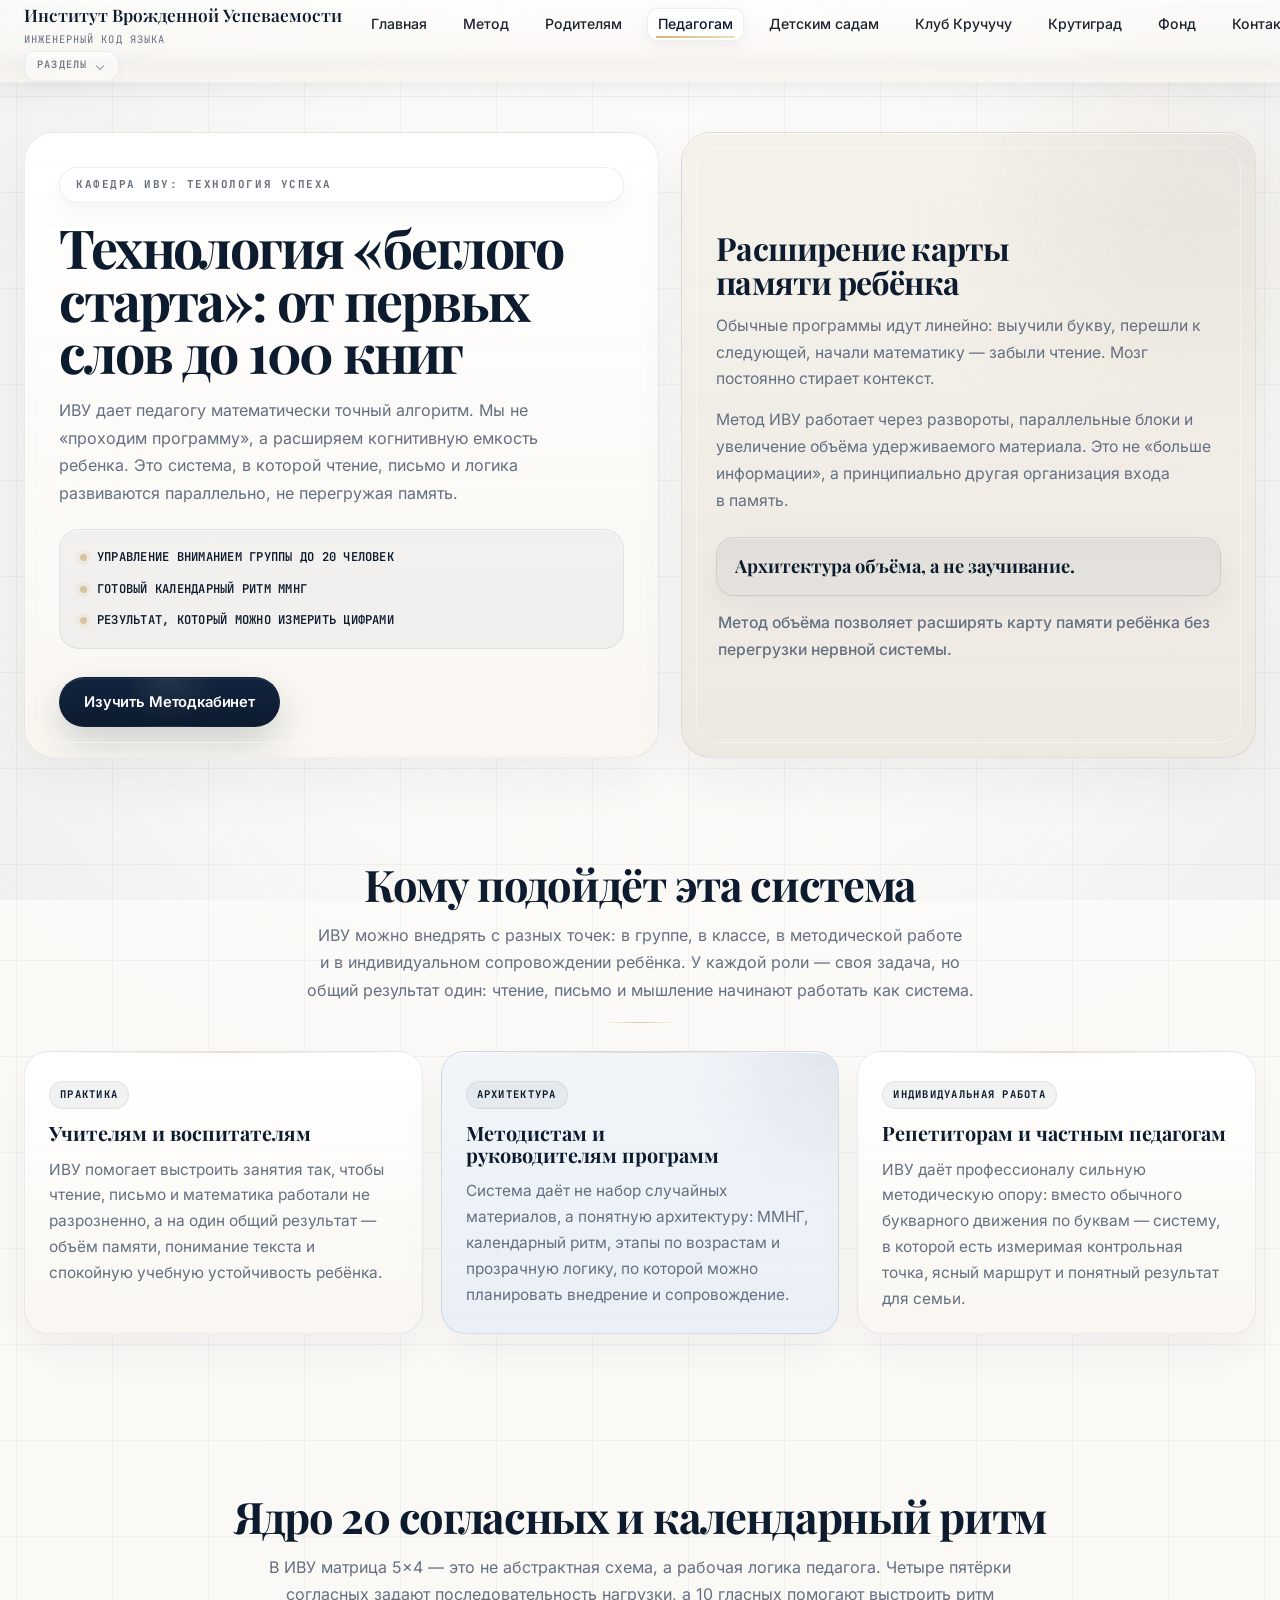
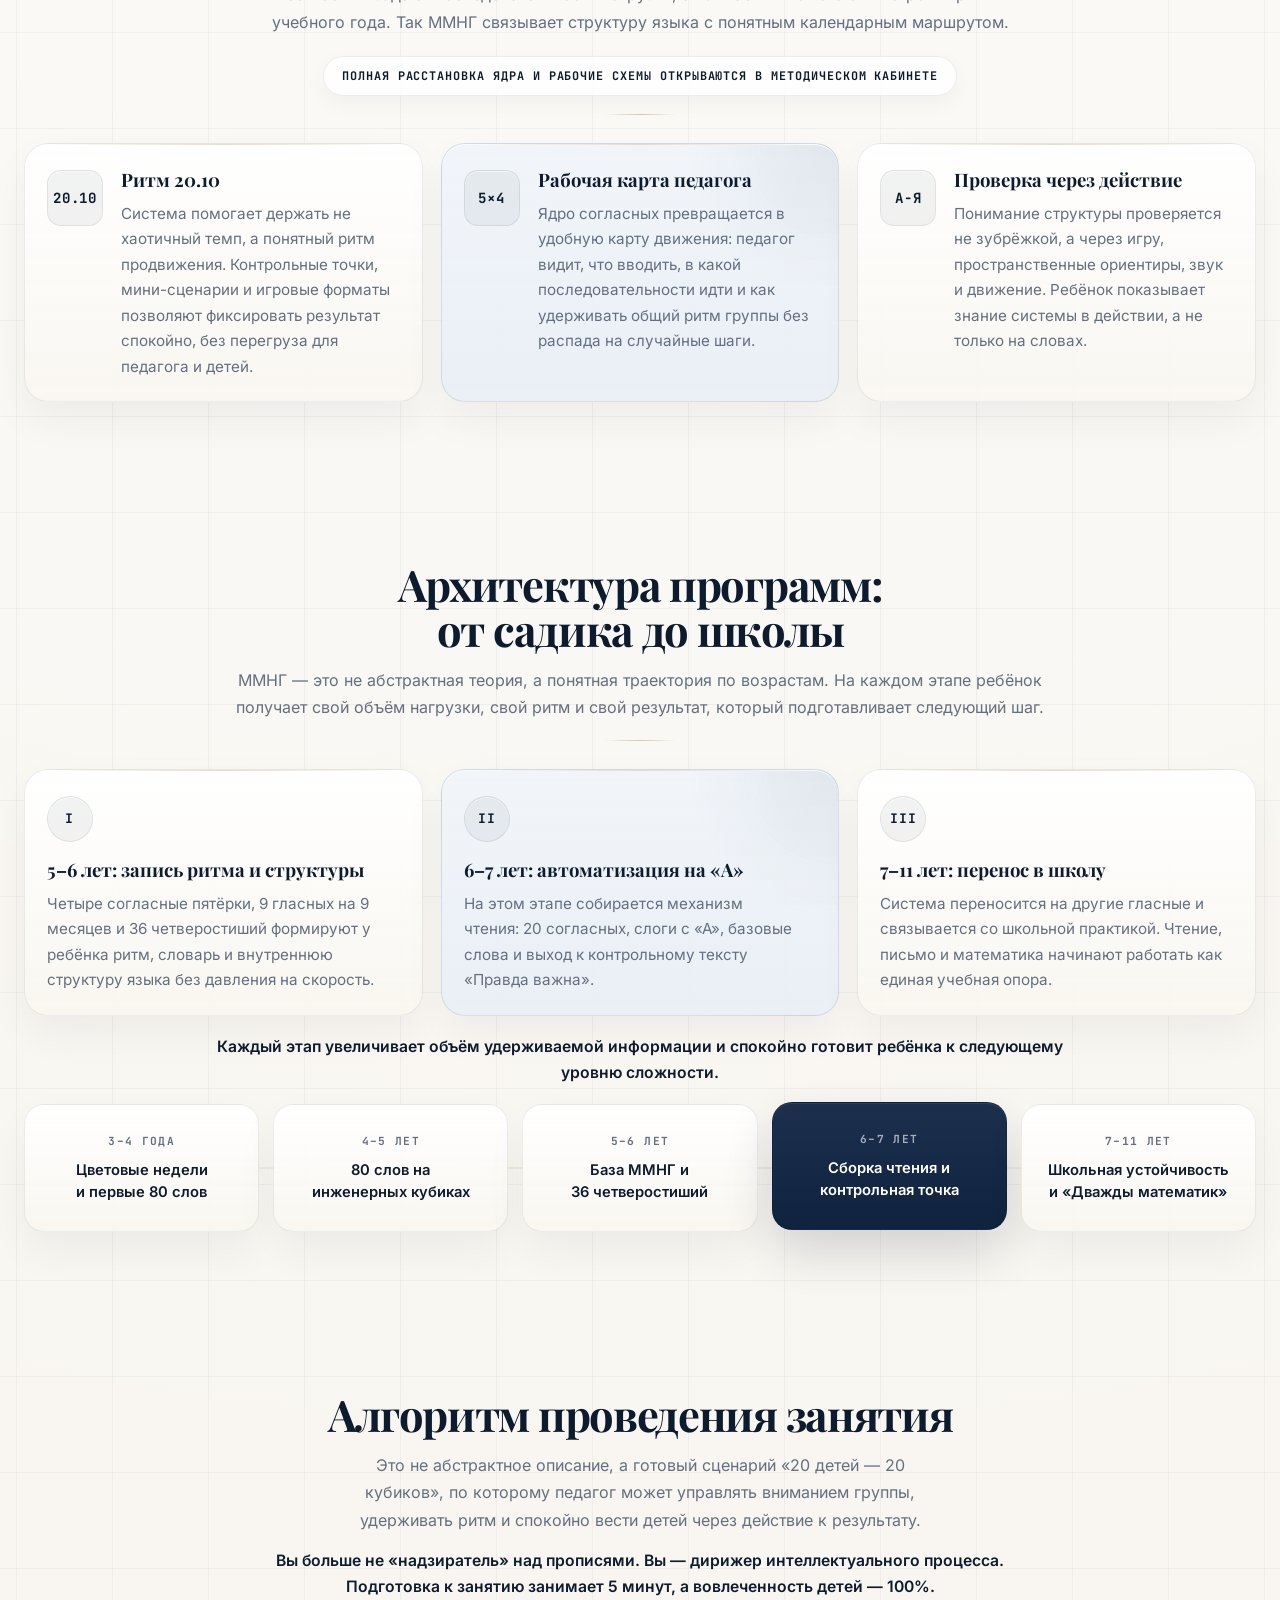
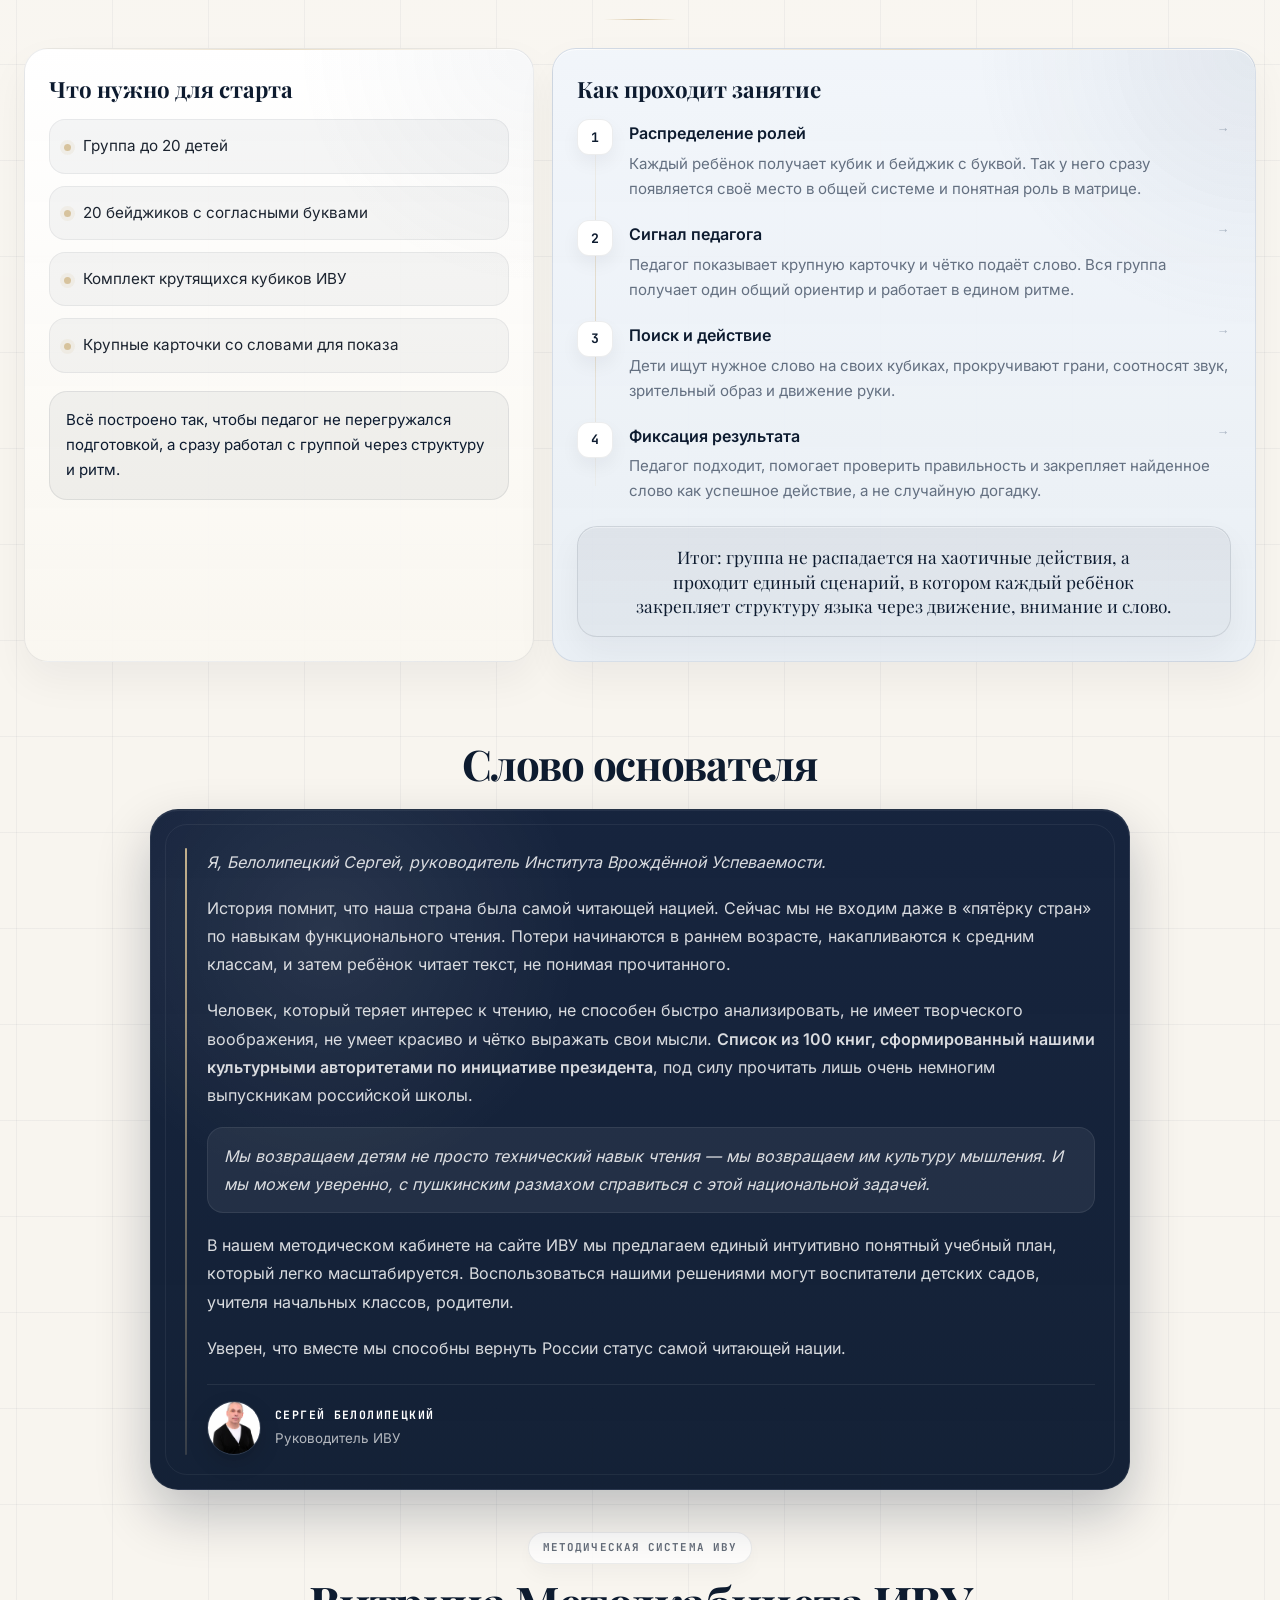
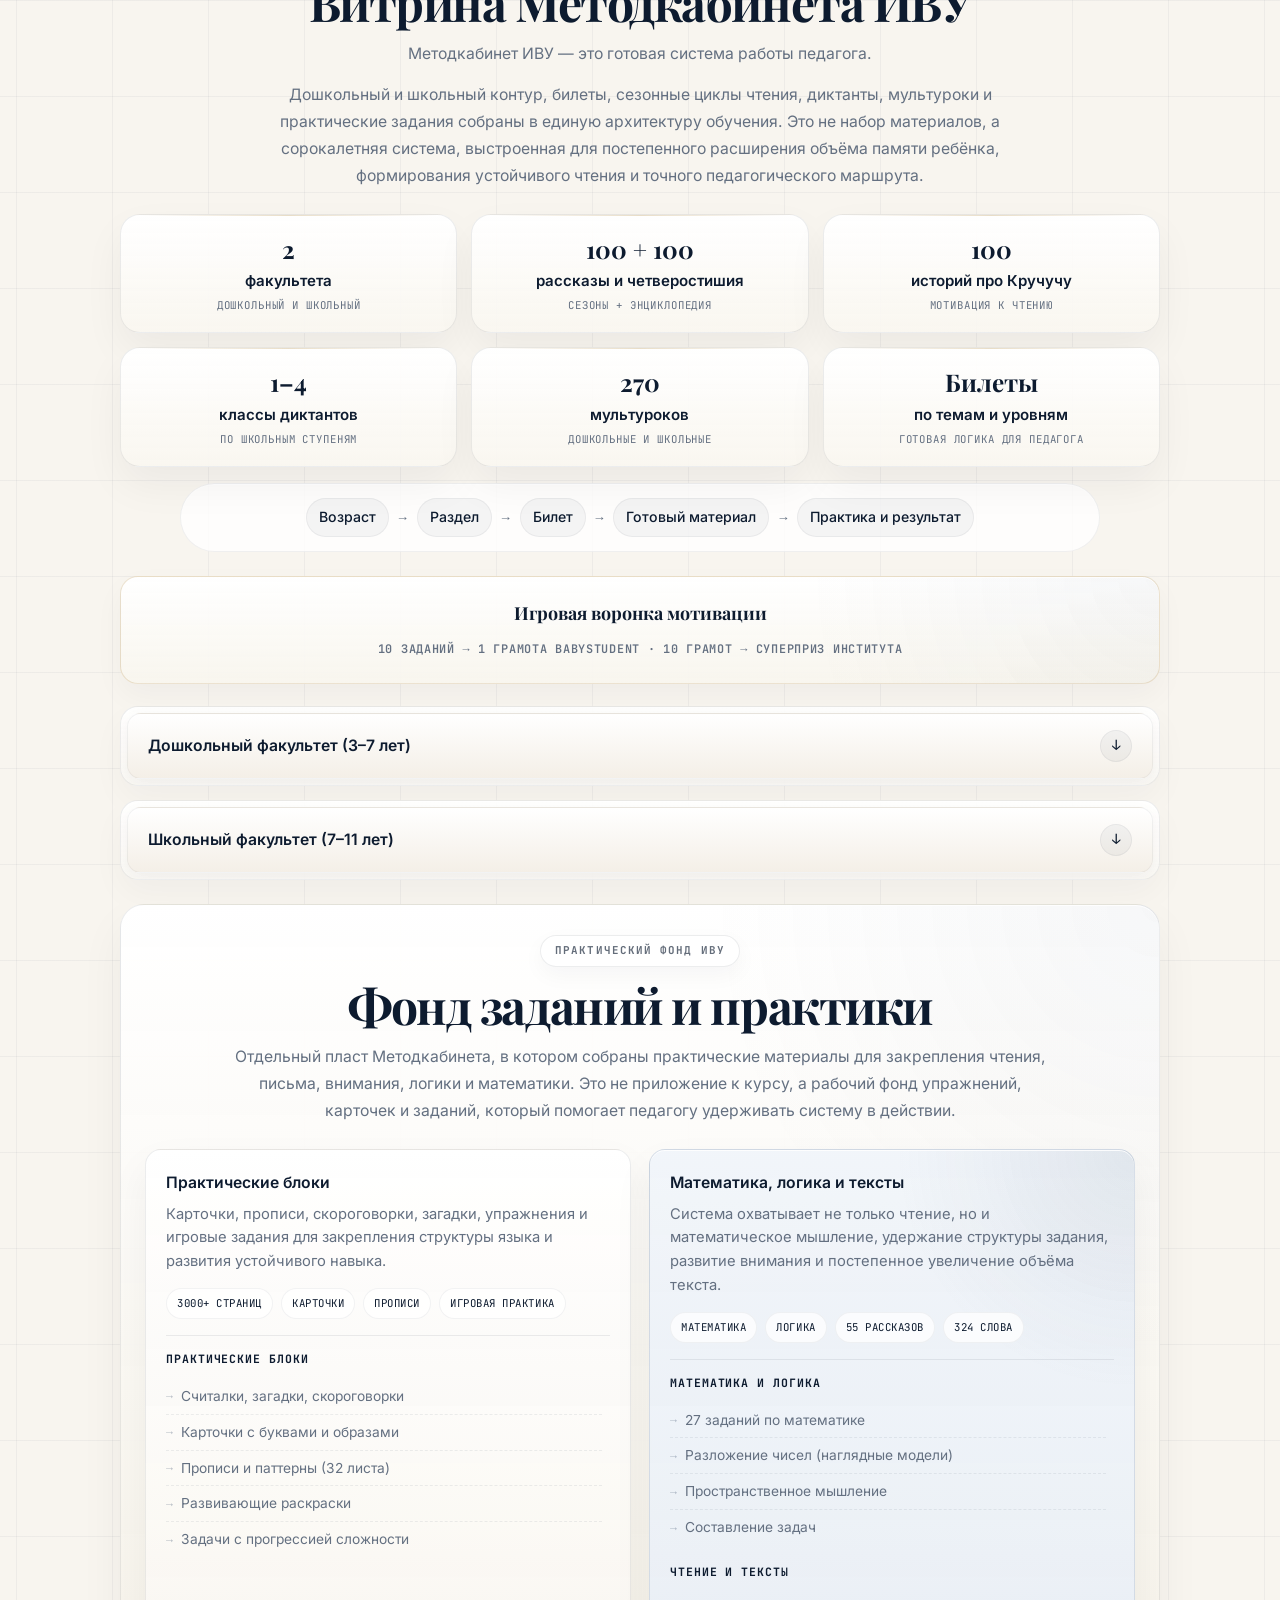
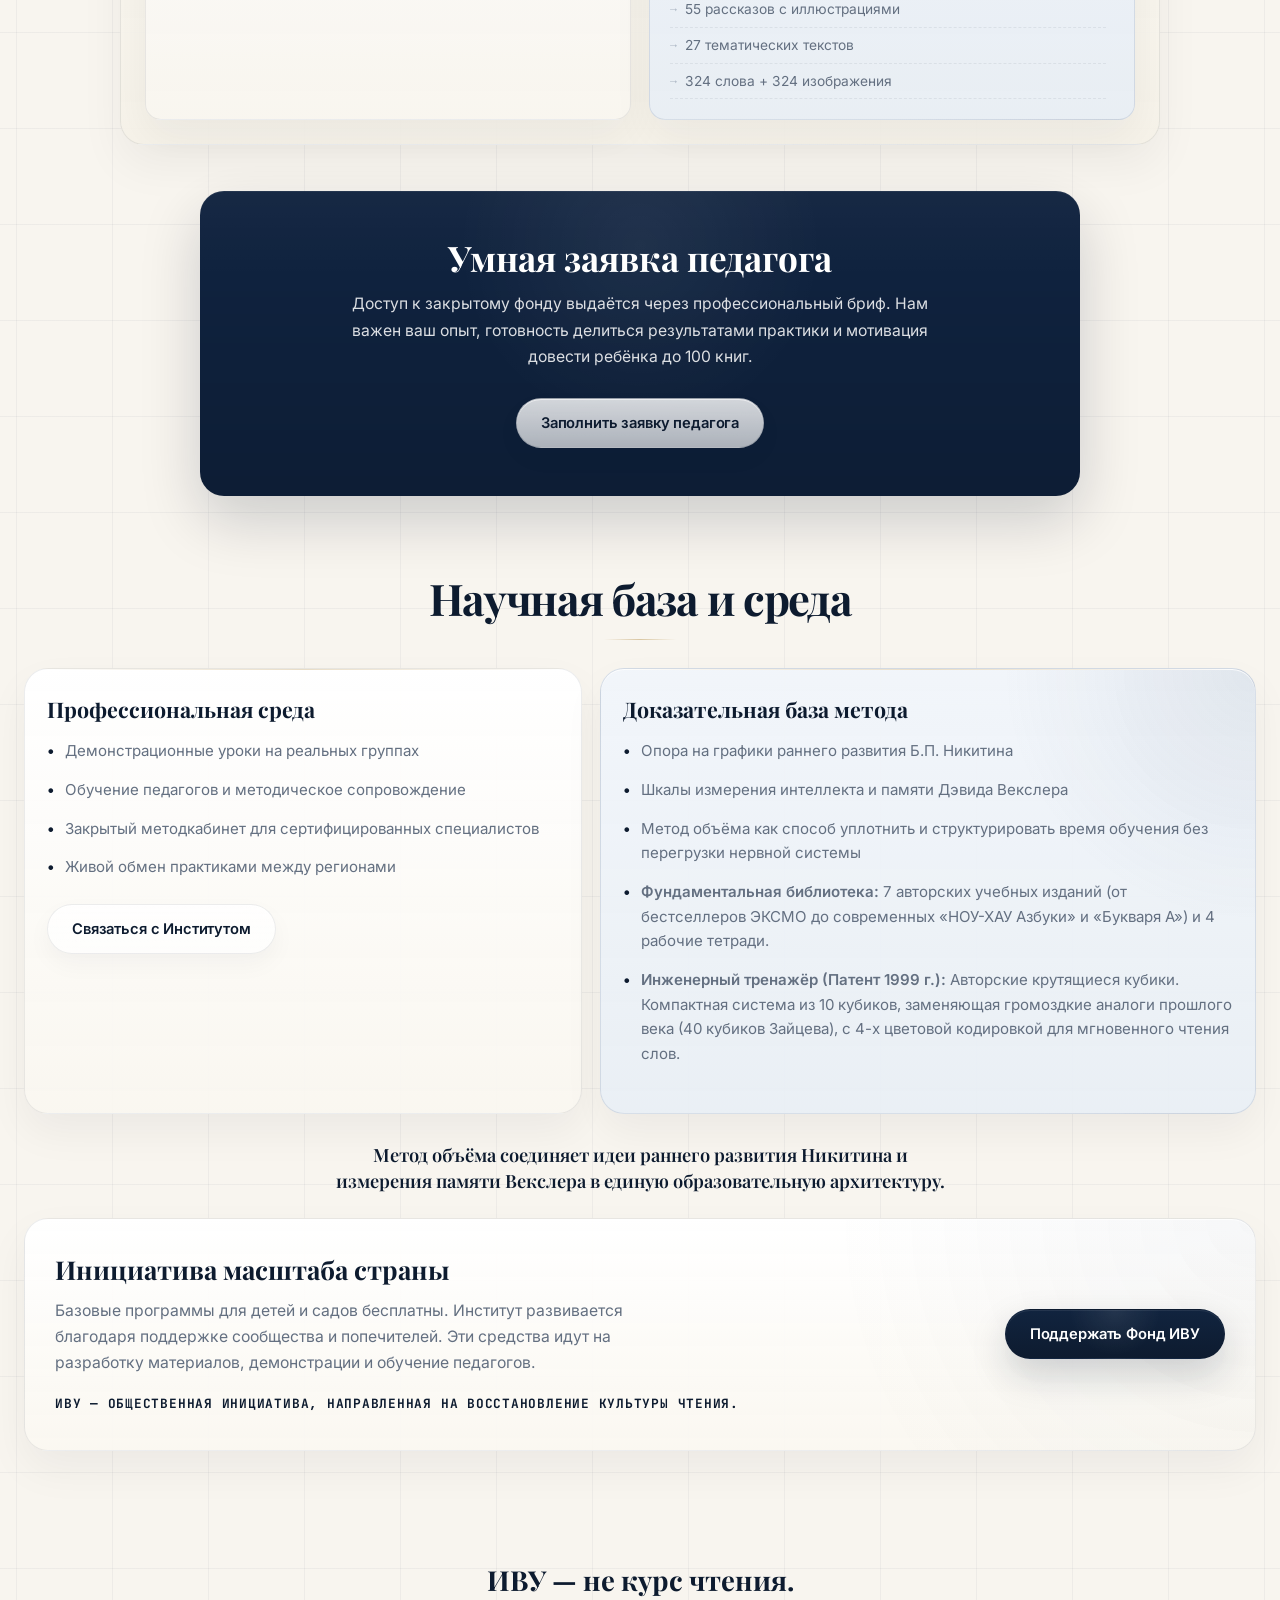
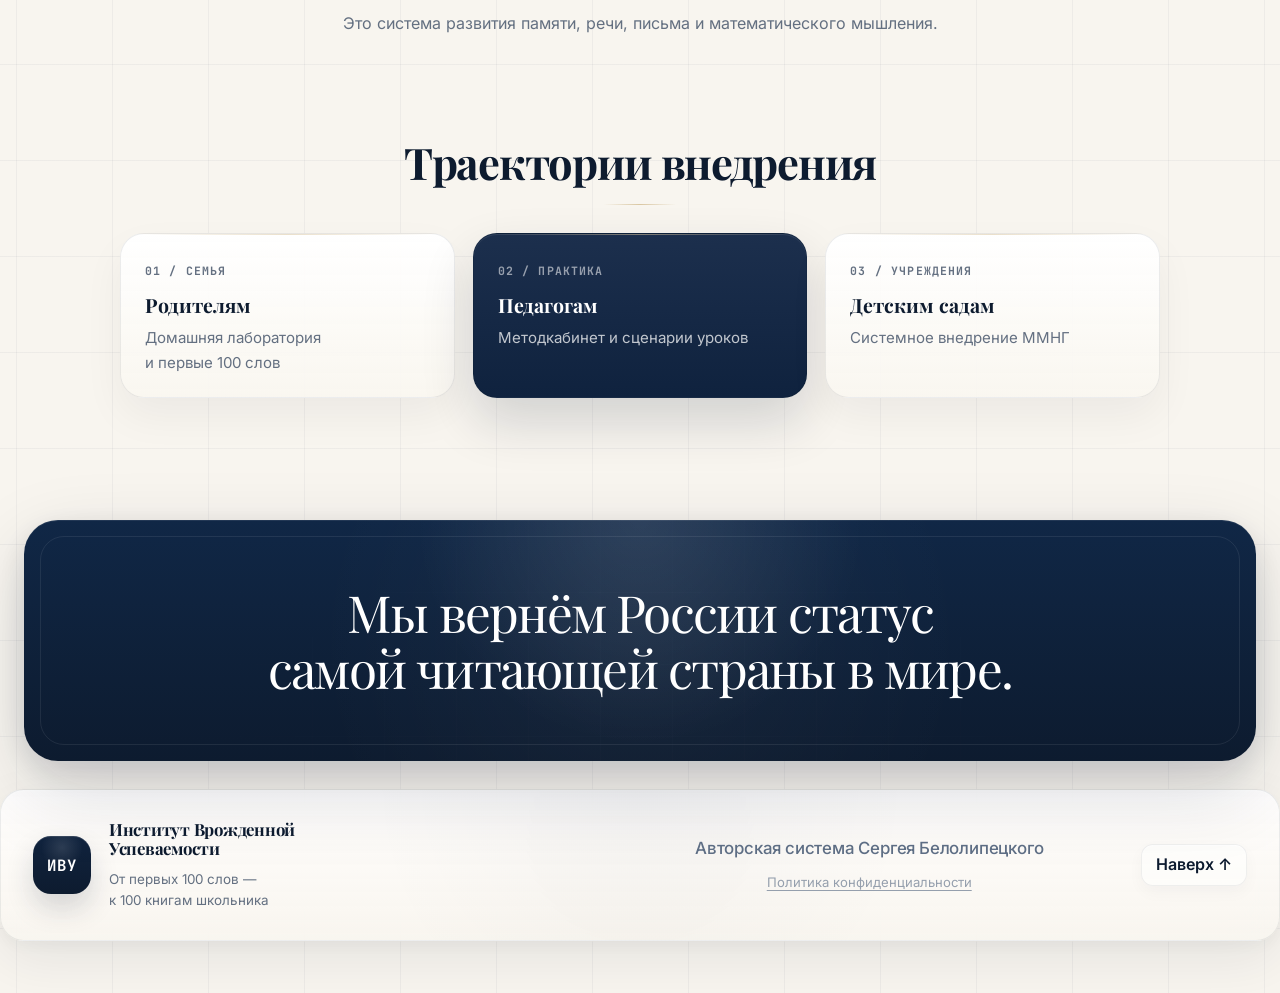
<file: educators.html>
<!DOCTYPE html>
<html lang="ru">
<head>
  <meta charset="UTF-8">
  <meta name="viewport" content="width=device-width, initial-scale=1.0, viewport-fit=cover">

  <title>Институт Врожденной Успеваемости | Педагогам</title>
  <meta name="description" content="Методика ИВУ для педагогов, репетиторов и школ. Внедрение Механизма Мышления, Навыка чтения и Грамотности (ММНГ) в образовательный процесс.">

  <link rel="icon" href="favicon/favicon.ico">
  <link rel="icon" type="image/png" sizes="32x32" href="favicon/favicon-32x32.png">
  <link rel="icon" type="image/png" sizes="16x16" href="favicon/favicon-16x16.png">
  <link rel="apple-touch-icon" href="favicon/apple-touch-icon.png">
  <link rel="icon" type="image/png" sizes="192x192" href="favicon/android-chrome-192x192.png">
  <link rel="icon" type="image/png" sizes="512x512" href="favicon/android-chrome-512x512.png">

  <meta property="og:title" content="Педагогам — ИВУ">
  <meta property="og:description" content="Методика ИВУ для педагогов, репетиторов и школ.">
  <meta property="og:image" content="favicon/og-image.png">
  <meta property="og:type" content="website">
  <meta property="og:url" content="/educators.html">

  <link rel="stylesheet" href="./style.css">
  <link rel="stylesheet" href="./educators.css">
</head>
<body class="educators-page">
<div id="top"></div>


  <div class="noise-overlay"></div>

  <header class="header" id="header">
  <div class="container header__inner">

    <div class="header__brand">
      <a href="./index.html" class="header__logo">
        <span class="header__logo-title">Институт Врожденной Успеваемости</span>
        <span class="header__logo-sub">Инженерный код языка</span>
      </a>
    </div>

    <div class="nav-scroll-area">
      <button class="nav-scroll-btn nav-scroll-btn--left" type="button" aria-label="Прокрутить меню влево">
        <span>‹</span>
      </button>

      <nav class="nav" aria-label="Основная навигация">
        <a href="./index.html" class="nav__link">Главная</a>
        <a href="./system.html" class="nav__link">Метод</a>
        <a href="./parents.html" class="nav__link">Родителям</a>
        <a href="./educators.html" class="nav__link is-active">Педагогам</a>
        <a href="./kindergarten.html" class="nav__link">Детским садам</a>
        <a href="./club.html" class="nav__link">Клуб Кручучу</a>
        <a href="./krutigrad.html" class="nav__link">Крутиград</a>
        <a href="./foundation.html" class="nav__link">Фонд</a>
        <a href="./contacts.html" class="nav__link">Контакты</a>
      </nav>

      <button class="nav-scroll-btn nav-scroll-btn--right" type="button" aria-label="Прокрутить меню вправо">
        <span>›</span>
      </button>
    </div>

    <div class="page-sections-bar page-sections-bar--header">
      <div class="page-sections">
        <button
          class="page-sections__toggle"
          type="button"
          aria-expanded="false"
          aria-controls="educators-sections-panel"
        >
          <span class="page-sections__label">Разделы</span>
          <span class="page-sections__icon"></span>
        </button>

        <div class="page-sections__panel" id="educators-sections-panel" hidden>
          <a href="#hero" class="page-sections__link is-active">Старт</a>
          <a href="#audience" class="page-sections__link">Кому подходит</a>
          <a href="#rhythm" class="page-sections__link">Ядро и ритм</a>
          <a href="#programs" class="page-sections__link">Архитектура</a>
          <a href="#lesson" class="page-sections__link">Алгоритм занятия</a>
          <a href="#founder-word" class="page-sections__link">Слово основателя</a>
          <a href="#evidence" class="page-sections__link">Научная база</a>
          <a href="#routes" class="page-sections__link">Траектории</a>
        </div>
      </div>
    </div>

  </div>
</header>

  <main>
   <section class="hero-educators page-hero reveal" id="hero">
  <div class="container">
    <div class="hero-grid">
       <div class="hero-content">
  <span class="label">Кафедра ИВУ: технология успеха</span>
  <h1>Технология «беглого старта»: от первых слов до 100 книг</h1>
  <p class="subtitle">
    ИВУ дает педагогу математически точный алгоритм. Мы не «проходим программу», 
    а расширяем когнитивную емкость ребенка. Это система, в которой чтение, 
    письмо и логика развиваются параллельно, не перегружая память.
  </p>

  <ul class="hero-markers">
  <li class="h-marker">Управление вниманием группы до 20 человек</li>
  <li class="h-marker">Готовый календарный ритм ММНГ</li>
  <li class="h-marker">Результат, который можно измерить цифрами</li>
</ul>

  <a href="#method-cabinet" class="btn btn-primary">Изучить Методкабинет</a>
</div>

        <div class="hero-panel">
          <div class="hp-content">
            <h2>Расширение карты памяти ребёнка</h2>
            <p>
              Обычные программы идут линейно: выучили букву, перешли к следующей,
              начали математику — забыли чтение. Мозг постоянно стирает контекст.
            </p>
            <p>
              Метод ИВУ работает через развороты, параллельные блоки и увеличение
              объёма удерживаемого материала. Это не «больше информации», а
              принципиально другая организация входа в память.
            </p>
            <span class="hp-highlight">Архитектура объёма, а не заучивание.</span>
            <p class="hero-panel-note">
              Метод объёма позволяет расширять карту памяти ребёнка без перегрузки нервной системы.
           </p>
        </div>
     </div>
 </div> 
</section>

    <section class="section-padding reveal" id="audience">
  <div class="container">
      <div class="section-header educators-section-header educators-section-header--narrow">
        <h2 class="educators-section-title">Кому подойдёт эта система</h2>
        <p class="educators-section-lead">
          ИВУ можно внедрять с разных точек: в группе, в классе, в методической работе
          и в индивидуальном сопровождении ребёнка. У каждой роли — своя задача,
          но общий результат один: чтение, письмо и мышление начинают работать как система.
        </p>
      </div>

      <div class="audience-grid">
        <article class="audience-card">
          <div class="audience-card__eyebrow">Практика</div>
          <h3>Учителям и воспитателям</h3>
          <p>
            ИВУ помогает выстроить занятия так, чтобы чтение, письмо и математика
            работали не разрозненно, а на один общий результат — объём памяти,
            понимание текста и спокойную учебную устойчивость ребёнка.
          </p>
        </article>

        <article class="audience-card audience-card--accent">
          <div class="audience-card__eyebrow">Архитектура</div>
          <h3>Методистам и руководителям программ</h3>
          <p>
            Система даёт не набор случайных материалов, а понятную архитектуру:
            ММНГ, календарный ритм, этапы по возрастам и прозрачную логику,
            по которой можно планировать внедрение и сопровождение.
          </p>
        </article>

        <article class="audience-card">
          <div class="audience-card__eyebrow">Индивидуальная работа</div>
          <h3>Репетиторам и частным педагогам</h3>
          <p>
            ИВУ даёт профессионалу сильную методическую опору:
            вместо обычного букварного движения по буквам —
            систему, в которой есть измеримая контрольная точка,
            ясный маршрут и понятный результат для семьи.
          </p>
        </article>
        </div>
      </div>
    </section>

    <section class="section-padding reveal" id="rhythm">
  <div class="container">
      <div class="section-header educators-section-header educators-section-header--narrow">
        <h2 class="educators-section-title">Ядро 20 согласных и календарный ритм</h2>
        <p class="educators-section-lead">
          В ИВУ матрица 5×4 — это не абстрактная схема, а рабочая логика педагога.
          Четыре пятёрки согласных задают последовательность нагрузки,
          а 10 гласных помогают выстроить ритм учебного года.
          Так ММНГ связывает структуру языка с понятным календарным маршрутом.
        </p>
        <div class="educators-inline-badge">
          Полная расстановка ядра и рабочие схемы открываются в методическом кабинете
        </div>
      </div>

      <div class="rhythm-grid">
        <article class="r-block">
          <div class="r-icon">20.10</div>
          <div class="r-text">
            <h4>Ритм 20.10</h4>
            <p>
              Система помогает держать не хаотичный темп, а понятный ритм продвижения.
              Контрольные точки, мини-сценарии и игровые форматы позволяют фиксировать
              результат спокойно, без перегруза для педагога и детей.
            </p>
          </div>
        </article>

        <article class="r-block r-block--accent">
          <div class="r-icon">5×4</div>
          <div class="r-text">
            <h4>Рабочая карта педагога</h4>
            <p>
              Ядро согласных превращается в удобную карту движения:
              педагог видит, что вводить, в какой последовательности идти
              и как удерживать общий ритм группы без распада на случайные шаги.
            </p>
          </div>
        </article>

        <article class="r-block">
          <div class="r-icon">А-Я</div>
          <div class="r-text">
            <h4>Проверка через действие</h4>
            <p>
              Понимание структуры проверяется не зубрёжкой,
              а через игру, пространственные ориентиры, звук и движение.
              Ребёнок показывает знание системы в действии, а не только на словах.
            </p>
          </div>
        </article>
        </div>
      </div>
    </section>

    <section class="section-padding reveal" id="programs">
  <div class="container">
      <div class="section-header educators-section-header educators-section-header--narrow">
        <h2 class="educators-section-title">Архитектура программ: от садика до школы</h2>
        <p class="educators-section-lead">
          ММНГ — это не абстрактная теория, а понятная траектория по возрастам.
          На каждом этапе ребёнок получает свой объём нагрузки, свой ритм
          и свой результат, который подготавливает следующий шаг.
        </p>
      </div>

      <div class="mmng-timeline">
        <article class="tl-step">
          <div class="tl-dot">I</div>
          <h4>5–6 лет: запись ритма и структуры</h4>
          <p>
            Четыре согласные пятёрки, 9 гласных на 9 месяцев и 36 четверостиший
            формируют у ребёнка ритм, словарь и внутреннюю структуру языка
            без давления на скорость.
          </p>
        </article>

        <article class="tl-step tl-step--accent">
          <div class="tl-dot">II</div>
          <h4>6–7 лет: автоматизация на «А»</h4>
          <p>
            На этом этапе собирается механизм чтения:
            20 согласных, слоги с «А», базовые слова и выход
            к контрольному тексту «Правда важна».
          </p>
        </article>

        <article class="tl-step">
          <div class="tl-dot">III</div>
          <h4>7–11 лет: перенос в школу</h4>
          <p>
            Система переносится на другие гласные и связывается
            со школьной практикой. Чтение, письмо и математика
            начинают работать как единая учебная опора.
          </p>
        </article>
      </div>

      <p class="mmng-note">
        Каждый этап увеличивает объём удерживаемой информации
        и спокойно готовит ребёнка к следующему уровню сложности.
      </p>

      <div class="mmng-grid">
        <div class="m-card">
          <span class="m-age">3–4 года</span>
          <div class="m-title">Цветовые недели и первые 80 слов</div>
        </div>

        <div class="m-card">
          <span class="m-age">4–5 лет</span>
          <div class="m-title">80 слов на инженерных кубиках</div>
        </div>

        <div class="m-card">
          <span class="m-age">5–6 лет</span>
          <div class="m-title">База ММНГ и 36 четверостиший</div>
        </div>

        <div class="m-card active">
          <span class="m-age">6–7 лет</span>
          <div class="m-title">Сборка чтения и контрольная точка</div>
        </div>

        <div class="m-card">
          <span class="m-age">7–11 лет</span>
          <div class="m-title">Школьная устойчивость и «Дважды математик»</div>
        </div>
      </div>
    </section>

    <section class="section-padding lesson-section reveal" id="lesson">
      <div class="container">
       <div class="section-header educators-section-header educators-section-header--narrow">
          <h2 class="educators-section-title">Алгоритм проведения занятия</h2>
          <p class="educators-section-lead">
            Это не абстрактное описание, а готовый сценарий «20 детей — 20 кубиков»,
            по которому педагог может управлять вниманием группы, удерживать ритм
            и спокойно вести детей через действие к результату.
          </p>
          <p class="lesson-accent">
            Вы больше не «надзиратель» над прописями. Вы — дирижер интеллектуального процесса. 
            Подготовка к занятию занимает 5 минут, а вовлеченность детей — 100%.
          </p>
        </div>

        <div class="lesson-grid">
          <aside class="prep-panel">
            <h3>Что нужно для старта</h3>

            <div class="prep-list">
              <div class="prep-item">Группа до 20 детей</div>
              <div class="prep-item">20 бейджиков с согласными буквами</div>
              <div class="prep-item">Комплект крутящихся кубиков ИВУ</div>
              <div class="prep-item">Крупные карточки со словами для показа</div>
            </div>

            <div class="prep-note">
              Всё построено так, чтобы педагог не перегружался подготовкой,
              а сразу работал с группой через структуру и ритм.
            </div>
          </aside>

          <div class="process-panel">
            <h3>Как проходит занятие</h3>

            <div class="process-steps">
              <div class="p-step">
                <div class="p-num">1</div>
                <div class="p-content">
                  <h4>Распределение ролей</h4>
                  <p>
                    Каждый ребёнок получает кубик и бейджик с буквой.
                    Так у него сразу появляется своё место в общей системе и понятная роль в матрице.
                  </p>
                </div>
              </div>

              <div class="p-step">
                <div class="p-num">2</div>
                <div class="p-content">
                  <h4>Сигнал педагога</h4>
                  <p>
                    Педагог показывает крупную карточку и чётко подаёт слово.
                    Вся группа получает один общий ориентир и работает в едином ритме.
                  </p>
                </div>
              </div>

              <div class="p-step">
                <div class="p-num">3</div>
                <div class="p-content">
                  <h4>Поиск и действие</h4>
                  <p>
                    Дети ищут нужное слово на своих кубиках, прокручивают грани,
                    соотносят звук, зрительный образ и движение руки.
                  </p>
                </div>
              </div>

              <div class="p-step">
                <div class="p-num">4</div>
                <div class="p-content">
                  <h4>Фиксация результата</h4>
                  <p>
                    Педагог подходит, помогает проверить правильность
                    и закрепляет найденное слово как успешное действие, а не случайную догадку.
                  </p>
                </div>
              </div>
            </div>

            <div class="lesson-result">
              Итог: группа не распадается на хаотичные действия,
              а проходит единый сценарий, в котором каждый ребёнок
              закрепляет структуру языка через движение, внимание и слово.
            </div>
          </div>
        </div>
      </div>
    </section>

   <div class="founder-quote" id="founder-word">
  <h2>Слово основателя</h2>

          <div class="founder-quote__inner">
            <div class="founder-quote__card">
              <p class="founder-quote__lead">
                Я, Белолипецкий Сергей, руководитель Института Врождённой Успеваемости.
              </p>

              <p>
                История помнит, что наша страна была самой читающей нацией. Сейчас мы не входим даже
                в «пятёрку стран» по навыкам функционального чтения. Потери начинаются в раннем возрасте,
                накапливаются к средним классам, и затем ребёнок читает текст, не понимая прочитанного.
              </p>

              <p>
                Человек, который теряет интерес к чтению, не способен быстро анализировать,
                не имеет творческого воображения, не умеет красиво и чётко выражать свои мысли. 
                <strong>Список из 100 книг, сформированный нашими культурными авторитетами по инициативе президента</strong>,
                под силу прочитать лишь очень немногим выпускникам российской школы.
              </p>

              <p class="founder-quote__accent">
                Мы возвращаем детям не просто технический навык чтения — мы возвращаем им культуру мышления. 
                И мы можем уверенно, с пушкинским размахом справиться с этой национальной задачей.
              </p>

              <p>
                В нашем методическом кабинете на сайте ИВУ мы предлагаем единый интуитивно понятный
                учебный план, который легко масштабируется. Воспользоваться нашими решениями могут
                воспитатели детских садов, учителя начальных классов, родители.
              </p>

              <p>
                Уверен, что вместе мы способны вернуть России статус самой читающей нации.
              </p>

              <div class="founder-quote__author">
                <img src="./img/autor_3.webp" alt="Сергей Белолипецкий">
                <div class="founder-quote__meta">
                  <span class="founder-quote__name">СЕРГЕЙ БЕЛОЛИПЕЦКИЙ</span>
                  <span class="founder-quote__role">Руководитель ИВУ</span>
                </div>
              </div>
            </div>
          </div>
        </div>

        <div class="accordion-container">
          <div class="method-cabinet-head">
            <span class="method-cabinet-kicker">Методическая система ИВУ</span>
            <h2 class="method-cabinet-title">Витрина Методкабинета ИВУ</h2>

            <p class="acc-intro">
              Методкабинет ИВУ — это готовая система работы педагога.
            </p>

            <div class="method-cabinet-summary">
              <p class="method-cabinet-lead">
                Дошкольный и школьный контур, билеты, сезонные циклы чтения, диктанты,
                мультуроки и практические задания собраны в единую архитектуру обучения.
                Это не набор материалов, а сорокалетняя система, выстроенная для постепенного
                расширения объёма памяти ребёнка, формирования устойчивого чтения
                и точного педагогического маршрута.
              </p>

              <div class="method-cabinet-meta">
                <div class="mc-meta-card">
                  <span class="mc-meta-num">2</span>
                  <span class="mc-meta-label">факультета</span>
                  <span class="mc-meta-note">дошкольный и школьный</span>
                </div>

                <div class="mc-meta-card">
                  <span class="mc-meta-num">100 + 100</span>
                  <span class="mc-meta-label">рассказы и четверостишия</span>
                  <span class="mc-meta-note">сезоны + энциклопедия</span>
                </div>

                <div class="mc-meta-card">
                  <span class="mc-meta-num">100</span>
                  <span class="mc-meta-label">историй про Кручучу</span>
                  <span class="mc-meta-note">мотивация к чтению</span>
                </div>

                <div class="mc-meta-card">
                  <span class="mc-meta-num">1–4</span>
                  <span class="mc-meta-label">классы диктантов</span>
                  <span class="mc-meta-note">по школьным ступеням</span>
                </div>

                <div class="mc-meta-card">
                  <span class="mc-meta-num">270</span>
                  <span class="mc-meta-label">мультуроков</span>
                  <span class="mc-meta-note">дошкольные и школьные</span>
                </div>

                <div class="mc-meta-card">
                  <span class="mc-meta-num">Билеты</span>
                  <span class="mc-meta-label">по темам и уровням</span>
                  <span class="mc-meta-note">готовая логика для педагога</span>
                </div>
              </div>

              <div class="method-cabinet-logic">
                <div class="mc-logic-item">Возраст</div>
                <div class="mc-logic-arrow">→</div>
                <div class="mc-logic-item">Раздел</div>
                <div class="mc-logic-arrow">→</div>
                <div class="mc-logic-item">Билет</div>
                <div class="mc-logic-arrow">→</div>
                <div class="mc-logic-item">Готовый материал</div>
                <div class="mc-logic-arrow">→</div>
                <div class="mc-logic-item">Практика и результат</div>
              </div>
            </div>
          </div>

          <div class="funnel-banner">
            <strong>Игровая воронка мотивации</strong>
            <span>10 заданий → 1 Грамота BABYSTUDENT · 10 грамот → Суперприз Института</span>
          </div>

          <details class="acc-item">
            <summary class="acc-header">Дошкольный факультет (3–7 лет)</summary>

            <div class="acc-content">
              <p class="acc-desc">
                База для записи на подкорку и автоматизации чтения. Тексты скрыты, выбор билетов хаотичный.
              </p>

              <div class="acc-grid">
                <div class="acc-card">
                  <strong>100 рассказов и 100 стихотворений</strong>
                  <span>
                    Сезонная библиотека ИВУ для записи структуры языка, ритма чтения и постепенного
                    расширения объёма памяти ребёнка. Материалы сгруппированы по темам и подаются парами:
                    рассказ + стихотворение.
                  </span>

                  <div class="acc-card-kpis">
                    <span>осень</span>
                    <span>зима</span>
                    <span>весна</span>
                    <span>энциклопедия</span>
                  </div>

                  <div class="premium-list-container">
                    <div class="premium-list-category">Чтение про осень</div>
                    <ul class="premium-list">
                      <li>Дар + Карл и Клара</li>
                      <li>Дача + Капа</li>
                      <li>Барс и кабан + Кабан и барс</li>
                      <li>Скакалка + Наша дача</li>
                      <li>Барсук и кабан + Кабан, барсук и баран</li>
                      <li>Гранат и груша + Груша</li>
                      <li>Кап и Тук + Кап и Тук</li>
                      <li>Маша и лужа + Маша и каша</li>
                      <li>Алиса и карандаши + Радуга</li>
                      <li>Торопыга заяц + Заяц-грибник</li>
                      <li>Рыжий хвост + Бельчата</li>
                      <li>Кленовый зонт + Весёлый ёж</li>
                      <li>Кот и бублики + Крот и кот</li>
                      <li>Котёнок и клубок + Вверх дном или кот-клубок</li>
                      <li>Маша и Шарик + Праздник</li>
                      <li>Медвежонок и мёд + Медведь и лужа</li>
                      <li>Гербарий + Лист артист</li>
                      <li>Лохматый, полосатый + Четыре ножки</li>
                      <li>Цирк + Я считаю до пяти</li>
                      <li>Большая медведица + Единица</li>
                      <li>Как заяц с ёжиком менялись + Три и три</li>
                      <li>Пиратский клад + Собака Лада</li>
                      <li>Считалочка + Учитель-крокодил</li>
                      <li>Мороженое + Дни недели</li>
                    </ul>
                  </div>
                </div>

                <div class="acc-card">
                  <strong>100 рассказов про Кручучу</strong>
                  <span>
                    Мотивационный контур Методкабинета. Серии историй помогают удерживать интерес ребёнка
                    к чтению, эмоционально закрепляют материал и превращают обучение в живой маршрут приключений.
                  </span>

                  <div class="acc-card-kpis">
                    <span>10 серий</span>
                    <span>по 10 историй</span>
                    <span>планетарий</span>
                    <span>театр / музей / лес</span>
                  </div>

                  <div class="premium-list-container">
                    <div class="premium-list-category">Кручучу в планетарии</div>
                    <ul class="premium-list">
                      <li>1. Космос — это как суп?</li>
                      <li>2. Солнце пропало!</li>
                      <li>3. Как Кубик в космос не улетел</li>
                      <li>4. Испуганный Кубик</li>
                      <li>5. Белка, Стрелка и Кубик</li>
                      <li>6. Как Кубик космонавтом стал</li>
                      <li>7. Есть ли в космосе медведи?</li>
                      <li>8. Как Земля и Луна</li>
                      <li>9. Встреча Кубика с Марсианином</li>
                      <li>10. Уберите телефоны</li>
                    </ul>
                  </div>
                </div>

                <div class="acc-card reward-card">
                  <strong>100 домашних заданий</strong>
                  <span>
                    Продолжение методического маршрута за пределами занятия. Блок помогает закреплять
                    материал, вовлекать семью и удерживать ритм развития ребёнка между встречами с педагогом.
                  </span>
                </div>
              </div>
            </div>
          </details>

          <details class="acc-item">
            <summary class="acc-header">Школьный факультет (7–11 лет)</summary>

            <div class="acc-content">
              <p class="acc-desc">
                Удержание объёма памяти, развитие логики и устойчивости к школьным нагрузкам.
              </p>

              <div class="acc-grid">
                <div class="acc-card">
                  <strong>Диктанты (1–4 класс)</strong>
                  <span>
                    Школьный блок контроля и тренировки. Слуховые, буквенные и смысловые диктанты
                    распределены по ступеням и помогают укреплять память, письмо, внимание
                    и устойчивость к учебной нагрузке.
                  </span>

                  <div class="acc-card-kpis">
                    <span>1 класс</span>
                    <span>2 класс</span>
                    <span>3 класс</span>
                    <span>4 класс</span>
                  </div>

                  <div class="premium-list-container">
                    <div class="premium-list-category">1–4 классы</div>
                    <ul class="premium-list">
                      <li>Диктанты распределены по школьным ступеням</li>
                      <li>Тренируют память, письмо и устойчивость внимания</li>
                      <li>Помогают удерживать структуру задания до результата</li>
                    </ul>
                  </div>
                </div>

                <div class="acc-card">
                  <strong>100 устных вопросов и письменных задач</strong>
                  <span>
                    Аналитический блок Методкабинета. Материалы тренируют логическое мышление,
                    устный счёт, кратковременную память и способность ребёнка удерживать
                    структуру задания до результата.
                  </span>
                </div>

                <div class="acc-card reward-card">
                  <strong>270 Мультуроков</strong>
                  <span>
                    Призовой архив ИВУ из дошкольных и школьных обучающих роликов.
                    Используется как система поощрения, дополнительной мотивации
                    и мягкого сопровождения маршрута ребёнка.
                  </span>

                  <div class="acc-card-kpis">
                    <span>15 уровней</span>
                    <span>дошкольные</span>
                    <span>школьные</span>
                    <span>герои и учителя</span>
                  </div>

                  <div class="premium-list-container">
                    <div class="premium-list-category">Дошкольные герои (135 уроков)</div>
                    <ul class="premium-list">
                      <li>Незнайка, Лунтик, Пятачок</li>
                      <li>Бельчонок, Трубодур, Котёнок Гав</li>
                      <li>Карлсон, Львёнок (с черепахой)</li>
                      <li>Дядя Фёдор, Маша (без медведя)</li>
                      <li>Забава, Ёжик, Колобок</li>
                      <li>Тигра, Богатырь</li>
                    </ul>

                    <div class="premium-list-category">Школьные учителя (135 уроков)</div>
                    <ul class="premium-list">
                      <li>Учительница Эмма Карловна</li>
                      <li>Учительница Августина Романовна</li>
                      <li>Учительница Северина Львовна</li>
                      <li>Учительница Клавдия Эрнестовна</li>
                      <li>Учительница Акулина Степановна</li>
                      <li>Учительница Аврора Станиславовна</li>
                      <li>Учительница Варвара Аверьяновна</li>
                      <li>Учительница Лада Эдуардовна</li>
                      <li>Учительница Анжелика Руслановна</li>
                      <li>Учительница Анфиса Арнольдовна</li>
                      <li>Учительница Анна Альбертовна</li>
                      <li>Учительница Клара Спартаковна</li>
                      <li>Учительница Эльвира Кузьминична</li>
                      <li>Учительница Марта Аркадьевна</li>
                      <li>Учительница Алевтина Пантелеевна</li>
                    </ul>
                  </div>
                </div>
              </div>
            </div>
          </details>

          <div class="method-cabinet-practice">
            <div class="method-cabinet-practice__head">
              <span class="method-cabinet-practice__kicker">Практический фонд ИВУ</span>
              <h3 class="method-cabinet-practice__title">Фонд заданий и практики</h3>
              <p class="method-cabinet-practice__lead">
                Отдельный пласт Методкабинета, в котором собраны практические материалы для закрепления чтения,
                письма, внимания, логики и математики. Это не приложение к курсу, а рабочий фонд упражнений,
                карточек и заданий, который помогает педагогу удерживать систему в действии.
              </p>
            </div>

            <div class="method-cabinet-practice__grid">
              <div class="method-cabinet-practice__card">
                <strong>Практические блоки</strong>
                <span>
                  Карточки, прописи, скороговорки, загадки, упражнения и игровые задания
                  для закрепления структуры языка и развития устойчивого навыка.
                </span>

                <div class="acc-card-kpis">
                  <span>3000+ страниц</span>
                  <span>карточки</span>
                  <span>прописи</span>
                  <span>игровая практика</span>
                </div>

                <div class="premium-list-container">
                  <div class="premium-list-category">Практические блоки</div>
                  <ul class="premium-list">
                    <li>Считалки, загадки, скороговорки</li>
                    <li>Карточки с буквами и образами</li>
                    <li>Прописи и паттерны (32 листа)</li>
                    <li>Развивающие раскраски</li>
                    <li>Задачи с прогрессией сложности</li>
                  </ul>
                </div>
              </div>

              <div class="method-cabinet-practice__card method-cabinet-practice__card--accent">
                <strong>Математика, логика и тексты</strong>
                <span>
                  Система охватывает не только чтение, но и математическое мышление,
                  удержание структуры задания, развитие внимания и постепенное увеличение объёма текста.
                </span>

                <div class="acc-card-kpis">
                  <span>математика</span>
                  <span>логика</span>
                  <span>55 рассказов</span>
                  <span>324 слова</span>
                </div>

                <div class="premium-list-container">
                  <div class="premium-list-category">Математика и логика</div>
                  <ul class="premium-list">
                    <li>27 заданий по математике</li>
                    <li>Разложение чисел (наглядные модели)</li>
                    <li>Пространственное мышление</li>
                    <li>Составление задач</li>
                  </ul>

                  <div class="premium-list-category">Чтение и тексты</div>
                  <ul class="premium-list">
                    <li>55 рассказов с иллюстрациями</li>
                    <li>27 тематических текстов</li>
                    <li>324 слова + 324 изображения</li>
                    <li>Постепенное увеличение объёма текста</li>
                  </ul>
                </div>
              </div>
            </div>
          </div>
        </div>

        <div class="smart-form-cta">
          <h3>Умная заявка педагога</h3>
          <p>
            Доступ к закрытому фонду выдаётся через профессиональный бриф. Нам важен ваш опыт,
            готовность делиться результатами практики и мотивация довести ребёнка до 100 книг.
          </p>
          <a href="./contacts.html#form" class="btn btn-outline">Заполнить заявку педагога</a>
        </div>
      </div>
    </section>

    <section class="section-padding container reveal" id="evidence">
      <div class="section-header educators-section-header">
        <h2 class="educators-section-title">Научная база и среда</h2>
      </div>

      <div class="evidence-grid">
        <div class="ev-panel">
          <h3>Профессиональная среда</h3>
          <ul class="ev-list">
            <li>Демонстрационные уроки на реальных группах</li>
            <li>Обучение педагогов и методическое сопровождение</li>
            <li>Закрытый методкабинет для сертифицированных специалистов</li>
            <li>Живой обмен практиками между регионами</li>
          </ul>
          <a href="./contacts.html#educators" class="btn btn-outline ev-panel__btn">
            Связаться с Институтом
          </a>
        </div>

        <div class="ev-panel ev-panel--accent">
          <h3>Доказательная база метода</h3>
          <ul class="ev-list">
            <li>Опора на графики раннего развития Б.П. Никитина</li>
            <li>Шкалы измерения интеллекта и памяти Дэвида Векслера</li>
            <li>Метод объёма как способ уплотнить и структурировать время обучения без перегрузки нервной системы</li>
            <li><strong>Фундаментальная библиотека:</strong> 7 авторских учебных изданий (от бестселлеров ЭКСМО до современных «НОУ-ХАУ Азбуки» и «Букваря А») и 4 рабочие тетради.</li>
            <li><strong>Инженерный тренажёр (Патент 1999 г.):</strong> Авторские крутящиеся кубики. Компактная система из 10 кубиков, заменяющая громоздкие аналоги прошлого века (40 кубиков Зайцева), с 4-х цветовой кодировкой для мгновенного чтения слов.</li>
          </ul>
        </div>
      </div>

      <div class="evidence-bridge">
        Метод объёма соединяет идеи раннего развития Никитина и измерения памяти Векслера в единую образовательную архитектуру.
      </div>

      <div class="foundation-bridge">
        <div class="fb-text">
          <h3>Инициатива масштаба страны</h3>
          <p>
            Базовые программы для детей и садов бесплатны. Институт развивается благодаря поддержке
            сообщества и попечителей. Эти средства идут на разработку материалов, демонстрации
            и обучение педагогов.
          </p>
          <div class="fb-mission">
            ИВУ — общественная инициатива, направленная на восстановление культуры чтения.
          </div>
        </div>

        <a href="./foundation.html" class="btn btn-primary">Поддержать Фонд ИВУ</a>
      </div>
    </section>

    <section class="not-just-reading reveal">
      <div class="container not-just-reading__inner">
        <h3 class="not-just-reading__title">ИВУ — не курс чтения.</h3>
        <p class="not-just-reading__text">
          Это система развития памяти, речи, письма и математического мышления.
        </p>
      </div>
    </section>

    <section class="section-padding reveal section-transparent" id="routes">
      <div class="container">
        <div class="section-header educators-section-header">
          <h2 class="educators-section-title">Траектории внедрения</h2>
        </div>

        <div class="routes-grid">
          <a href="./parents.html" class="route-card">
            <span class="route-num">01 / Семья</span>
            <h3>Родителям</h3>
            <p>Домашняя лаборатория и первые 100 слов</p>
          </a>

          <div class="route-card active">
            <span class="route-num">02 / Практика</span>
            <h3>Педагогам</h3>
            <p>Методкабинет и сценарии уроков</p>
          </div>

          <a href="./kindergarten.html" class="route-card">
            <span class="route-num">03 / Учреждения</span>
            <h3>Детским садам</h3>
            <p>Системное внедрение ММНГ</p>
          </a>
        </div>
      </div>
    </section>

    <section class="site-manifesto reveal">
      <div class="container">
        <div class="site-manifesto-text">
          Мы вернём России статус<br>самой читающей страны в мире.
        </div>
      </div>
    </section>
  </main>

  <footer class="footer-minimal">
    <div class="container footer-minimal__inner">
      <div class="footer-minimal__left">
        <a href="./index.html" class="footer-minimal__logo-block">
          <div class="footer-minimal__logo-icon">ИВУ</div>
          <div class="footer-minimal__logo-text">
            <strong>Институт Врожденной<br>Успеваемости</strong>
            <span>От первых 100 слов —<br>к 100 книгам школьника</span>
          </div>
        </a>
      </div>

      <div class="footer-minimal__center">
  <span class="footer-minimal__center-title">
    Авторская система Сергея Белолипецкого
  </span>

  <a href="./privacy.html" class="footer-minimal__policy">
    Политика конфиденциальности
  </a>
</div>

      <div class="footer-minimal__right">
        <a href="#top" class="footer-minimal__up">Наверх ↑</a>
      </div>
    </div>
  </footer>

  <script src="./script.js"></script>
</body>
</html>
</file>
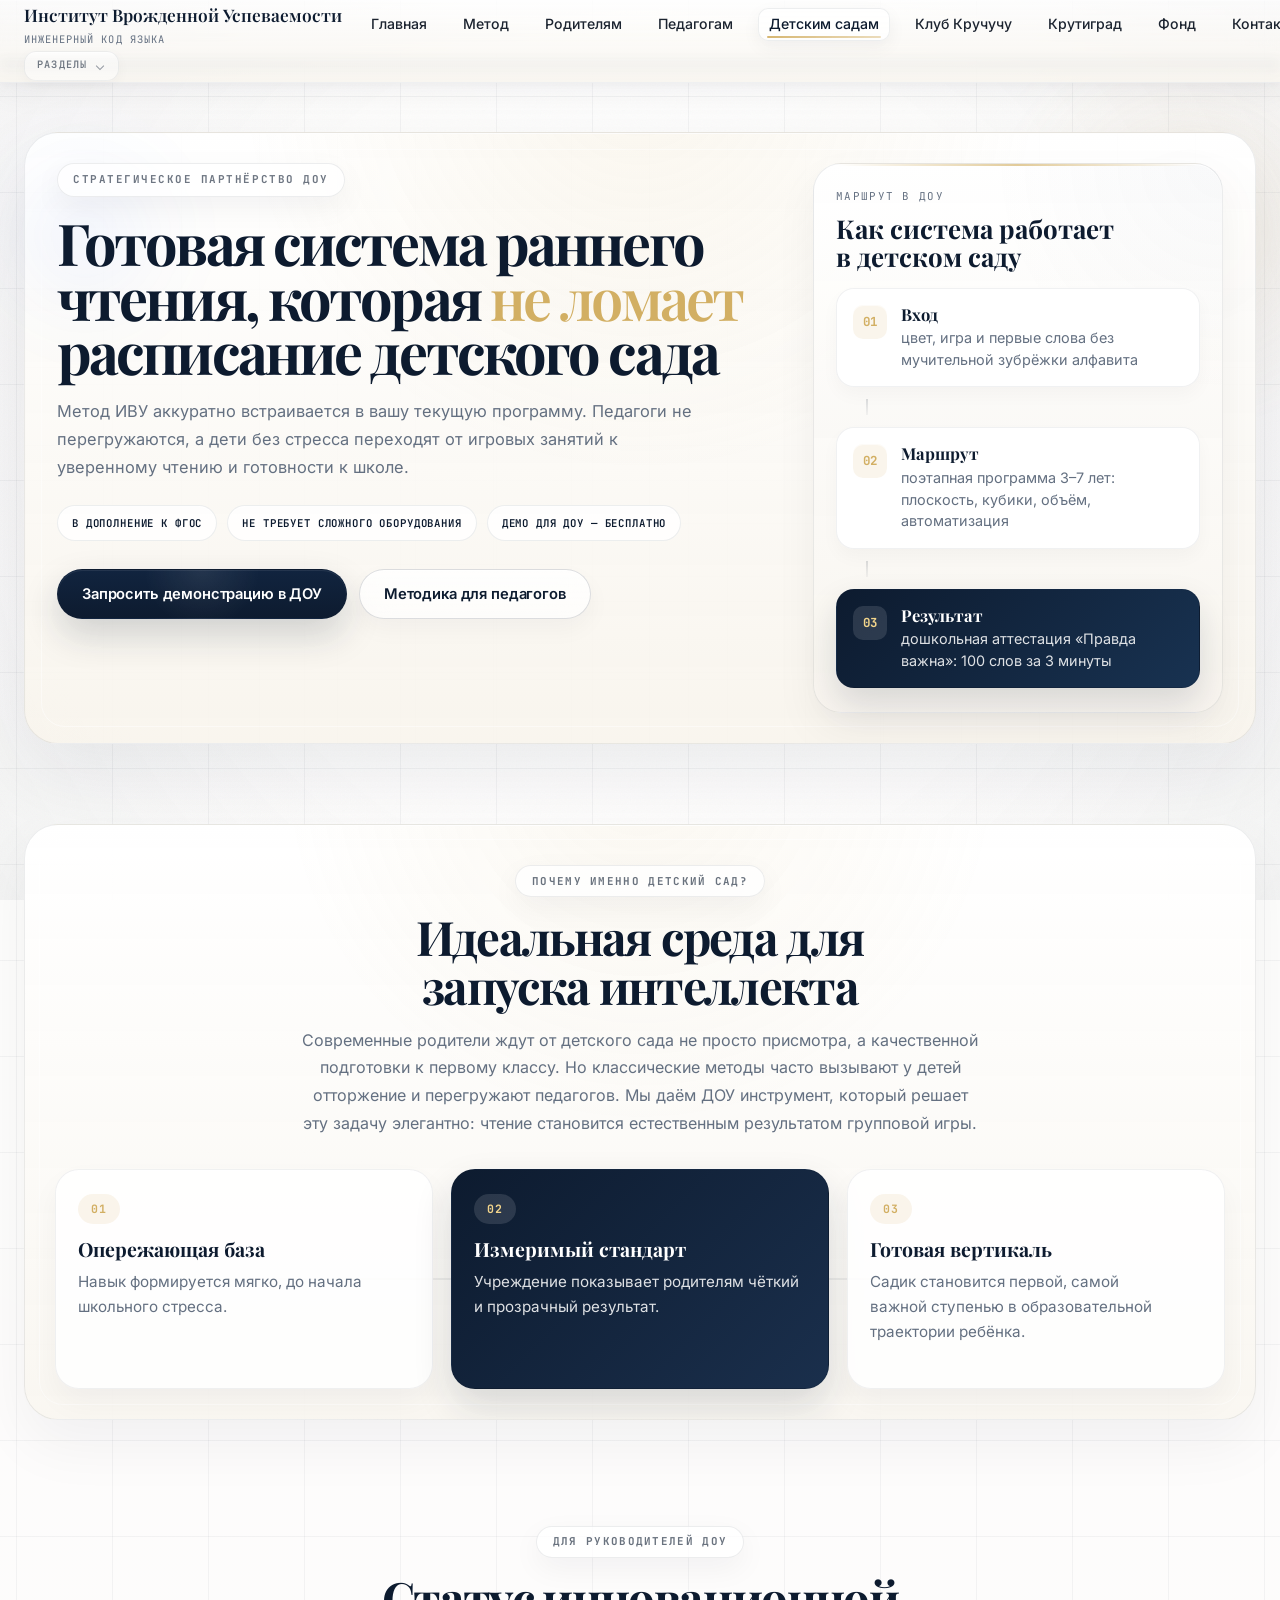
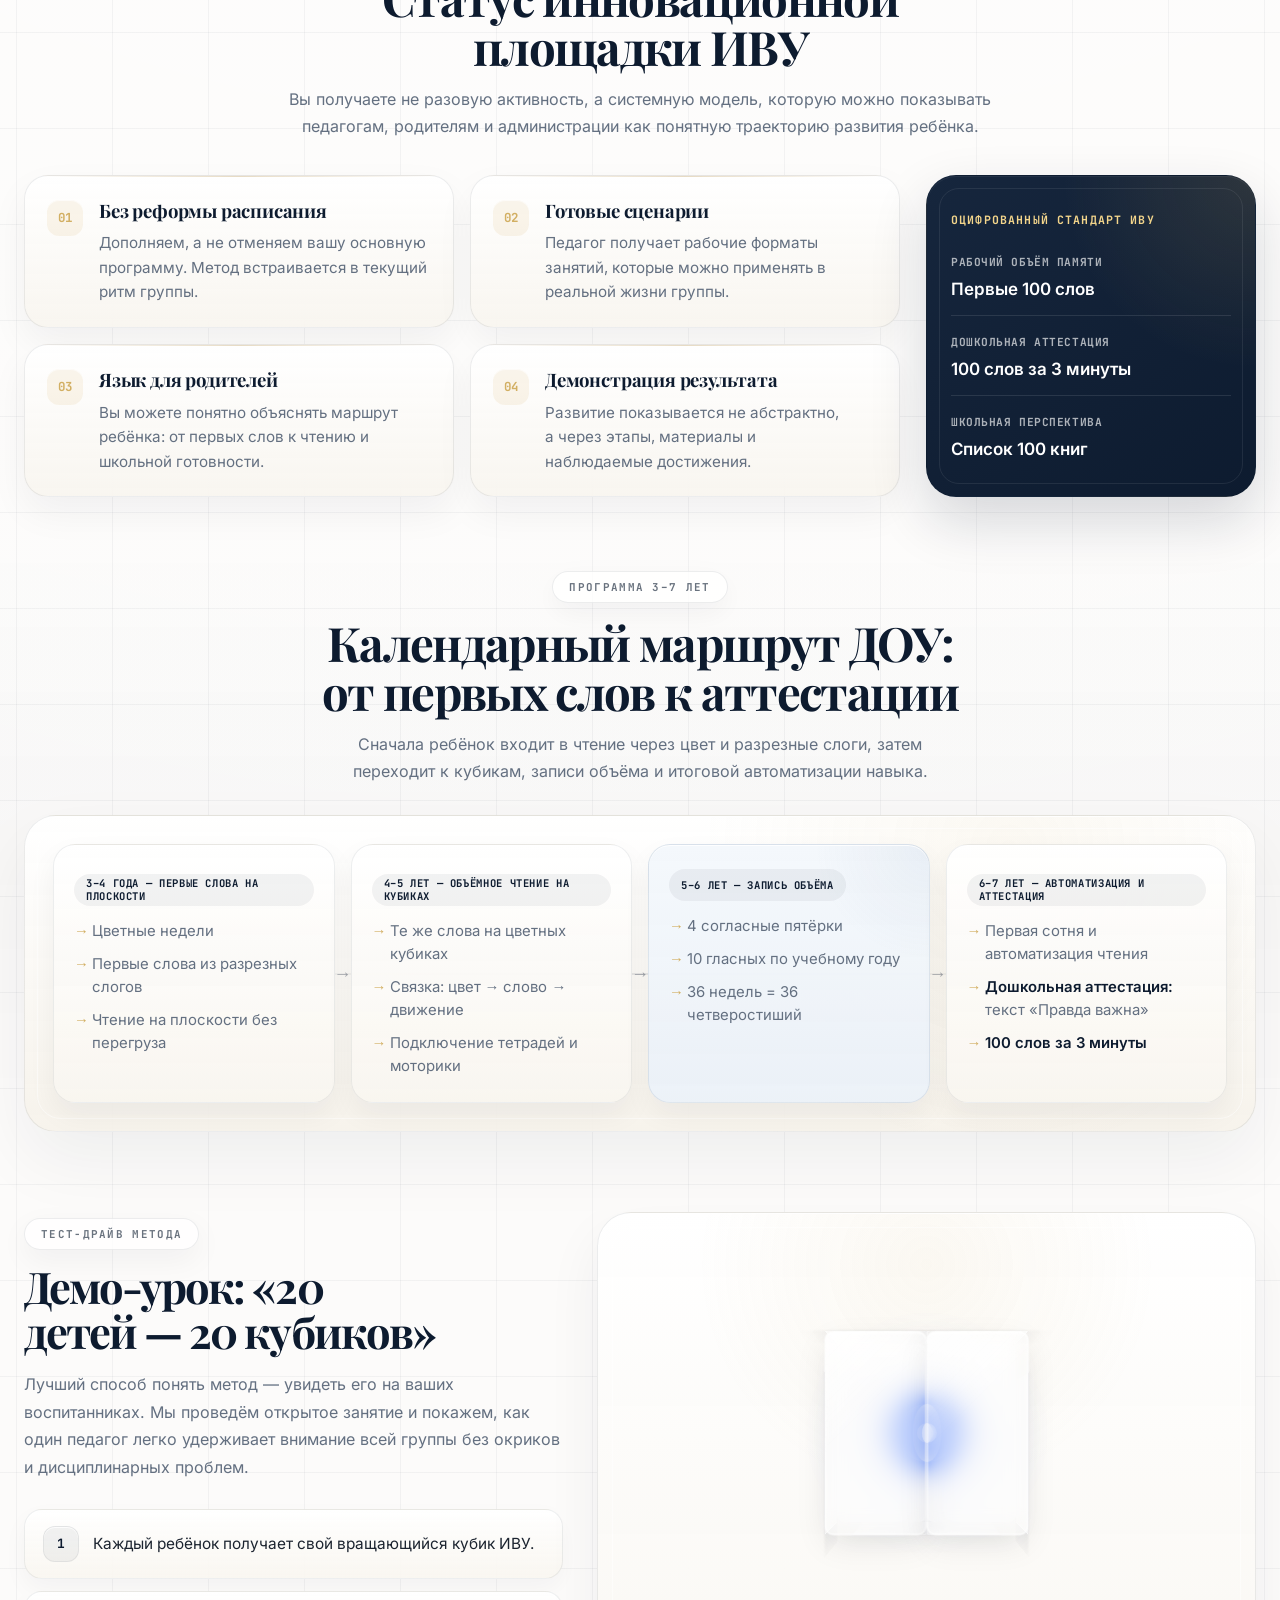
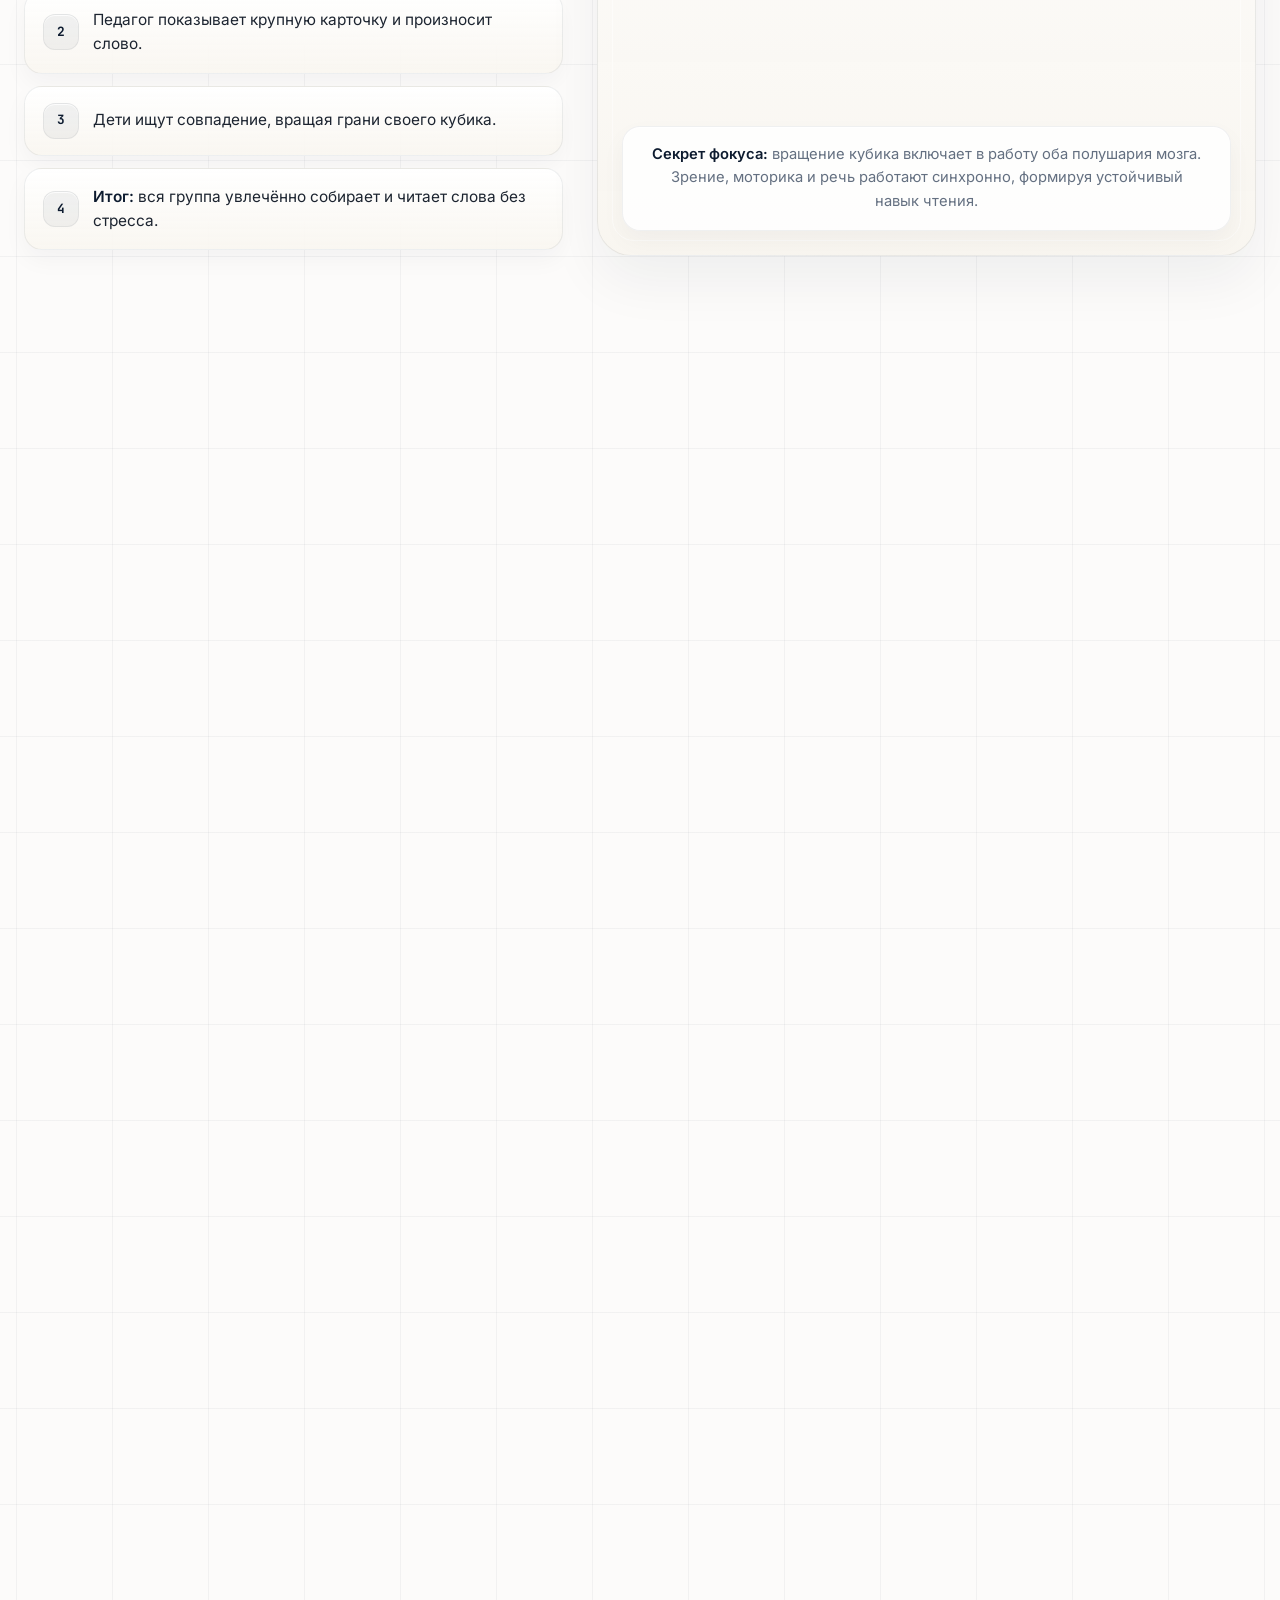
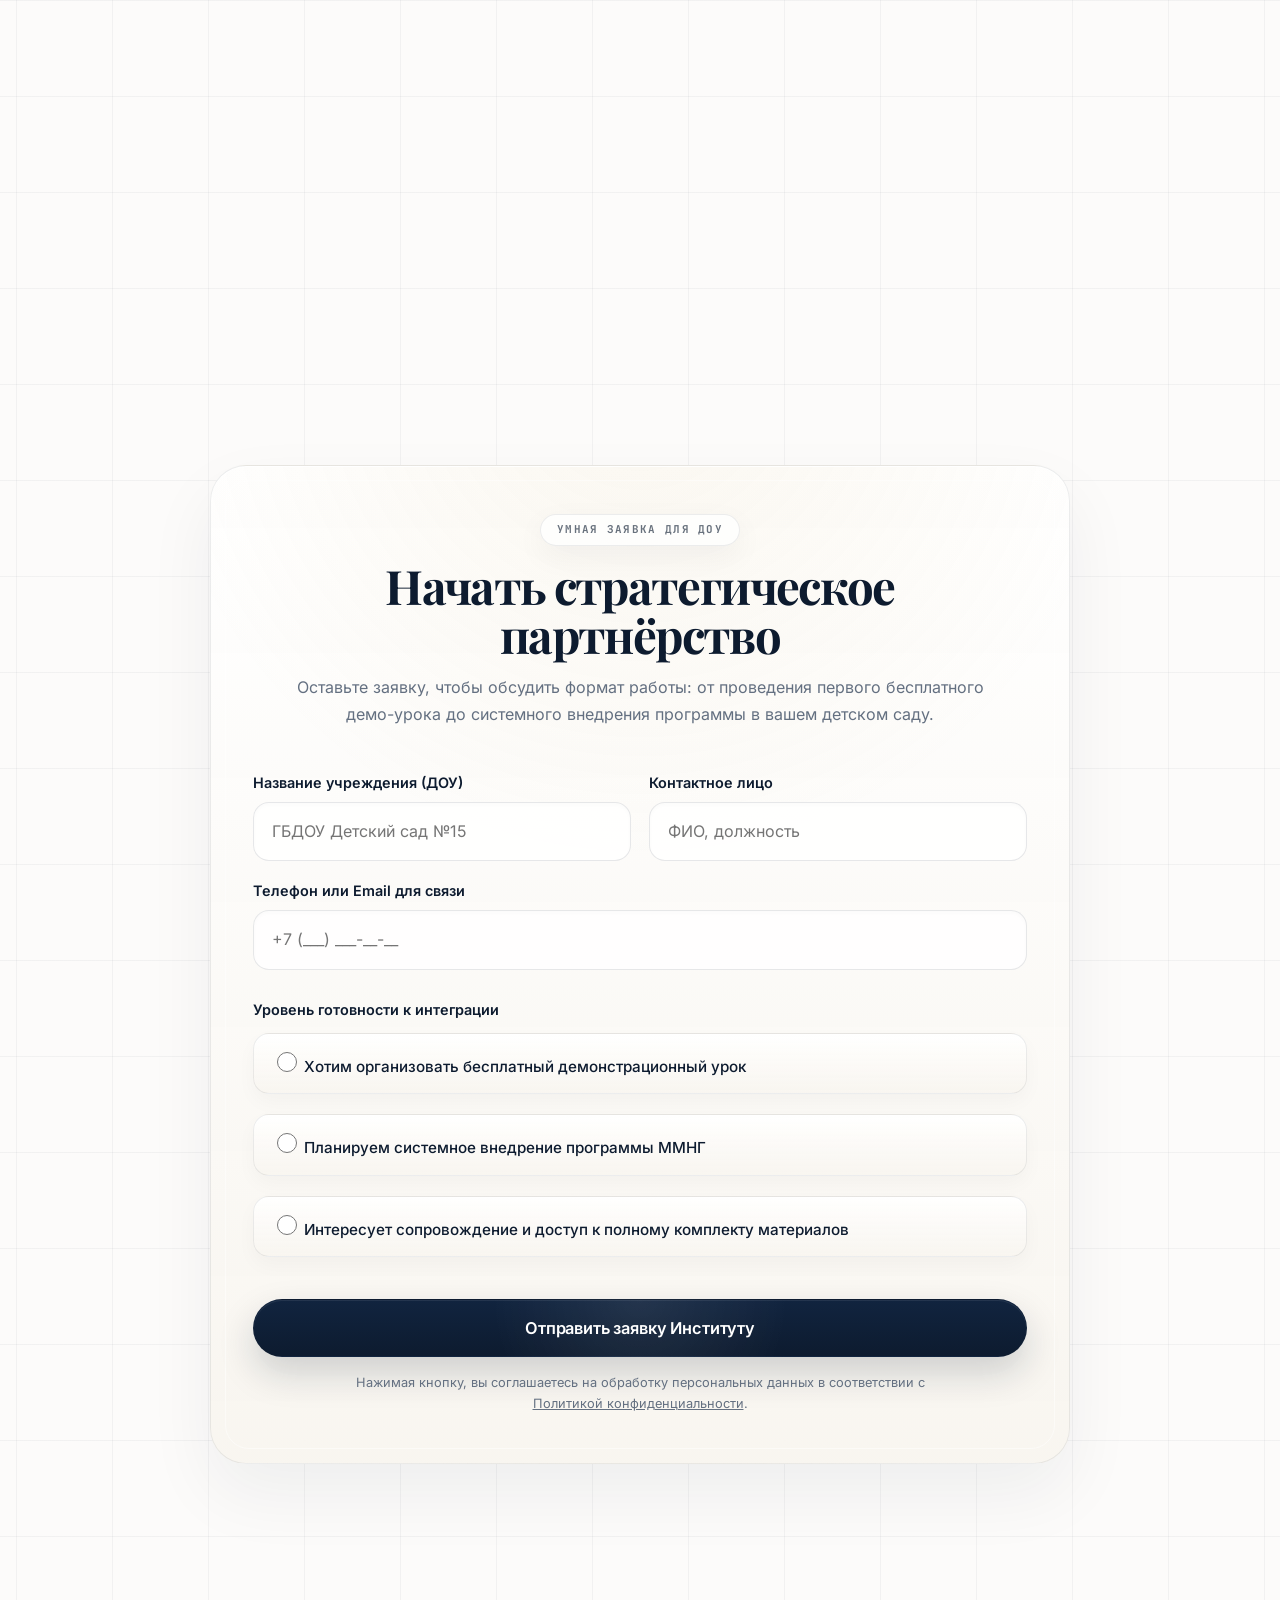
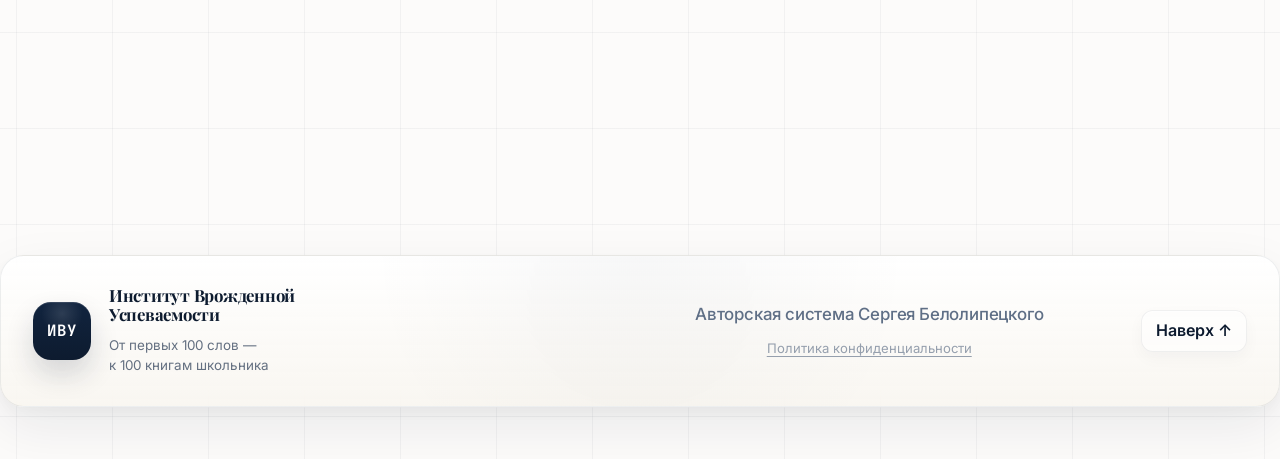
<file: kindergarten.html>
<!DOCTYPE html>
<html lang="ru">
<head>
    <meta charset="UTF-8">
    <meta name="viewport" content="width=device-width, initial-scale=1.0, viewport-fit=cover">
    
    <title>Институт Врожденной Успеваемости | Детским садам</title>
    <meta name="description" content="Готовая система раннего чтения для детских садов. Метод ИВУ: интеграция без перегруза педагогов, понятный маршрут 3–7 лет и прозрачный результат для родителей.">

    <link rel="icon" href="favicon/favicon.ico">
    <link rel="icon" type="image/png" sizes="32x32" href="favicon/favicon-32x32.png">
    <link rel="icon" type="image/png" sizes="16x16" href="favicon/favicon-16x16.png">
    <link rel="apple-touch-icon" href="favicon/apple-touch-icon.png">
    <link rel="icon" type="image/png" sizes="192x192" href="favicon/android-chrome-192x192.png">
    <link rel="icon" type="image/png" sizes="512x512" href="favicon/android-chrome-512x512.png">

    <meta property="og:title" content="Детским садам — ИВУ">
    <meta property="og:description" content="Готовая система раннего чтения для детских садов, которая не ломает расписание.">
    <meta property="og:image" content="favicon/og-image.png">
    <meta property="og:type" content="website">
    <meta property="og:url" content="/kindergarten.html">

    <link rel="stylesheet" href="./style.css">
    <link rel="stylesheet" href="./kindergarten.css">
</head>
<body class="kindergarten-page">
<div id="top"></div>


  <div class="noise-overlay"></div>

  <header class="header" id="header">
  <div class="container header__inner">

    <div class="header__brand">
      <a href="./index.html" class="header__logo">
        <span class="header__logo-title">Институт Врожденной Успеваемости</span>
        <span class="header__logo-sub">Инженерный код языка</span>
      </a>
    </div>

    <div class="nav-scroll-area">

      <button class="nav-scroll-btn nav-scroll-btn--left" type="button" aria-label="Прокрутить меню влево">
        <span>‹</span>
      </button>

      <nav class="nav" aria-label="Основная навигация">
        <a href="./index.html" class="nav__link">Главная</a>
        <a href="./system.html" class="nav__link">Метод</a>
        <a href="./parents.html" class="nav__link">Родителям</a>
        <a href="./educators.html" class="nav__link">Педагогам</a>
        <a href="./kindergarten.html" class="nav__link is-active">Детским садам</a>
        <a href="./club.html" class="nav__link">Клуб Кручучу</a>
        <a href="./krutigrad.html" class="nav__link">Крутиград</a>
        <a href="./foundation.html" class="nav__link">Фонд</a>
        <a href="./contacts.html" class="nav__link">Контакты</a>
      </nav>

      <button class="nav-scroll-btn nav-scroll-btn--right" type="button" aria-label="Прокрутить меню вправо">
        <span>›</span>
      </button>

    </div>

    <div class="page-sections-bar page-sections-bar--header">
      <div class="page-sections">
        <button
          class="page-sections__toggle"
          type="button"
          aria-expanded="false"
          aria-controls="kindergarten-sections-panel"
        >
          <span class="page-sections__label">Разделы</span>
          <span class="page-sections__icon"></span>
        </button>

        <div class="page-sections__panel" id="kindergarten-sections-panel" hidden>
          <a href="#hero" class="page-sections__link is-active">Старт</a>
          <a href="#role" class="page-sections__link">Роль ДОУ</a>
          <a href="#directors" class="page-sections__link">Руководителям</a>
          <a href="#stages" class="page-sections__link">Маршрут</a>
          <a href="#demo" class="page-sections__link">Демонстрация</a>
          <a href="#archive" class="page-sections__link">Архив</a>
          <a href="#conditions" class="page-sections__link">Условия</a>
          <a href="#application" class="page-sections__link">Заявка</a>
        </div>
      </div>
    </div>

  </div>
</header>

    <main>

       <section class="kg-hero page-hero reveal" id="hero">
  <div class="container">
                <div class="kg-hero__shell">
                    <div class="kg-hero__grid">

                        <div class="kg-hero__content">
                            <span class="label">Стратегическое партнёрство ДОУ</span>

                            <h1>
                                Готовая система раннего чтения,
                                которая <span class="text-accent">не ломает</span>
                                расписание детского сада
                            </h1>

                            <p class="subtitle">
                                Метод ИВУ аккуратно встраивается в вашу текущую программу.
                                Педагоги не перегружаются, а дети без стресса переходят
                                от игровых занятий к уверенному чтению и готовности к школе.
                            </p>

                            <div class="hero-tags">
                                <span class="h-tag">В дополнение к ФГОС</span>
                                <span class="h-tag">Не требует сложного оборудования</span>
                                <span class="h-tag">Демо для ДОУ — бесплатно</span>
                            </div>

                            <div class="hero-actions">
                                <a href="#application" class="btn btn-primary">Запросить демонстрацию в ДОУ</a>
                                <a href="./educators.html" class="btn btn-outline">Методика для педагогов</a>
                            </div>
                        </div>

                        <div class="kg-hero__aside">
                            <div class="kg-hero-route">
                                <div class="kg-hero-route__head">
                                    <span class="kg-hero-route__kicker">Маршрут в ДОУ</span>
                                    <h2>Как система работает в детском саду</h2>
                                </div>

                                <div class="kg-hero-route__steps">
                                    <div class="kg-route-step">
                                        <div class="kg-route-step__num">01</div>
                                        <div class="kg-route-step__body">
                                            <div class="kg-route-step__title">Вход</div>
                                            <div class="kg-route-step__text">цвет, игра и первые слова без мучительной зубрёжки алфавита</div>
                                        </div>
                                    </div>

                                    <div class="kg-route-connector" aria-hidden="true"></div>

                                    <div class="kg-route-step">
                                        <div class="kg-route-step__num">02</div>
                                        <div class="kg-route-step__body">
                                            <div class="kg-route-step__title">Маршрут</div>
                                            <div class="kg-route-step__text">поэтапная программа 3–7 лет: плоскость, кубики, объём, автоматизация</div>
                                        </div>
                                    </div>

                                    <div class="kg-route-connector" aria-hidden="true"></div>

                                    <div class="kg-route-step kg-route-step--accent">
                                        <div class="kg-route-step__num">03</div>
                                        <div class="kg-route-step__body">
                                            <div class="kg-route-step__title">Результат</div>
                                            <div class="kg-route-step__text">дошкольная аттестация «Правда важна»: 100 слов за 3 минуты</div>
                                        </div>
                                    </div>
                                </div>
                            </div>
                        </div>

                    </div>
                </div>
            </div>
        </section>

       <section class="kg-section section-padding reveal" id="role">
  <div class="container">
                <div class="kg-proof-band">

                    <div class="kg-proof-band__head">
                        <div class="section-kicker">Почему именно детский сад?</div>
                        <h2>Идеальная среда для запуска интеллекта</h2>
                        <p>
                            Современные родители ждут от детского сада не просто присмотра,
                            а качественной подготовки к первому классу. Но классические методы
                            часто вызывают у детей отторжение и перегружают педагогов.
                            Мы даём ДОУ инструмент, который решает эту задачу элегантно:
                            чтение становится естественным результатом групповой игры.
                        </p>
                    </div>

                    <div class="kg-proof-axis">
                        <div class="kg-proof-axis__line" aria-hidden="true"></div>

                        <article class="kg-proof-node">
                            <div class="kg-proof-node__num">01</div>
                            <h3>Опережающая база</h3>
                            <p>Навык формируется мягко, до начала школьного стресса.</p>
                        </article>

                        <article class="kg-proof-node kg-proof-node--accent">
                            <div class="kg-proof-node__num">02</div>
                            <h3>Измеримый стандарт</h3>
                            <p>Учреждение показывает родителям чёткий и прозрачный результат.</p>
                        </article>

                        <article class="kg-proof-node">
                            <div class="kg-proof-node__num">03</div>
                            <h3>Готовая вертикаль</h3>
                            <p>Садик становится первой, самой важной ступенью в образовательной траектории ребёнка.</p>
                        </article>
                    </div>

                </div>
            </div>
        </section>

        <section class="kg-section section-padding reveal" id="directors">
  <div class="container">
                <div class="kg-head kg-head--center">
                    <div class="section-kicker">Для руководителей ДОУ</div>
                    <h2>Статус инновационной площадки ИВУ</h2>
                    <p>
                        Вы получаете не разовую активность, а системную модель,
                        которую можно показывать педагогам, родителям и администрации
                        как понятную траекторию развития ребёнка.
                    </p>
                </div>

                <div class="kg-directors-grid">
                    <div class="kg-directors-cards">
                        <article class="kg-director-card">
                            <div class="kg-director-card__num">01</div>
                            <div>
                                <h3>Без реформы расписания</h3>
                                <p>Дополняем, а не отменяем вашу основную программу. Метод встраивается в текущий ритм группы.</p>
                            </div>
                        </article>

                        <article class="kg-director-card">
                            <div class="kg-director-card__num">02</div>
                            <div>
                                <h3>Готовые сценарии</h3>
                                <p>Педагог получает рабочие форматы занятий, которые можно применять в реальной жизни группы.</p>
                            </div>
                        </article>

                        <article class="kg-director-card">
                            <div class="kg-director-card__num">03</div>
                            <div>
                                <h3>Язык для родителей</h3>
                                <p>Вы можете понятно объяснять маршрут ребёнка: от первых слов к чтению и школьной готовности.</p>
                            </div>
                        </article>

                        <article class="kg-director-card">
                            <div class="kg-director-card__num">04</div>
                            <div>
                                <h3>Демонстрация результата</h3>
                                <p>Развитие показывается не абстрактно, а через этапы, материалы и наблюдаемые достижения.</p>
                            </div>
                        </article>
                    </div>

                    <aside class="kg-proof-card">
                        <div class="kg-proof-card__kicker">Оцифрованный стандарт ИВУ</div>

                        <div class="kg-proof-list">
                            <div class="kg-proof-item">
                                <strong>Рабочий объём памяти</strong>
                                <span>Первые 100 слов</span>
                            </div>
                            <div class="kg-proof-item">
                                <strong>Дошкольная аттестация</strong>
                                <span>100 слов за 3 минуты</span>
                            </div>
                            <div class="kg-proof-item">
                                <strong>Школьная перспектива</strong>
                                <span>Список 100 книг</span>
                            </div>
                        </div>
                    </aside>
                </div>
            </div>
        </section>

        <section class="kg-section kg-section--soft section-padding reveal" id="stages">
  <div class="container">
                <div class="kg-head kg-head--center">
                    <div class="section-kicker">Программа 3–7 лет</div>
                    <h2>Календарный маршрут ДОУ: от первых слов к аттестации</h2>
                    <p>
                        Сначала ребёнок входит в чтение через цвет и разрезные слоги, затем
                        переходит к кубикам, записи объёма и итоговой автоматизации навыка.
                    </p>
                </div>

                <div class="kg-stage-grid">
                    <article class="kg-stage-card">
                        <span class="kg-stage-card__age">3–4 года — первые слова на плоскости</span>
                        <ul class="kg-stage-list">
                            <li>Цветные недели</li>
                            <li>Первые слова из разрезных слогов</li>
                            <li>Чтение на плоскости без перегруза</li>
                        </ul>
                    </article>

                    <article class="kg-stage-card">
                        <span class="kg-stage-card__age">4–5 лет — объёмное чтение на кубиках</span>
                        <ul class="kg-stage-list">
                            <li>Те же слова на цветных кубиках</li>
                            <li>Связка: цвет → слово → движение</li>
                            <li>Подключение тетрадей и моторики</li>
                        </ul>
                    </article>

                    <article class="kg-stage-card kg-stage-card--featured">
                        <span class="kg-stage-card__age">5–6 лет — запись объёма</span>
                        <ul class="kg-stage-list">
                            <li>4 согласные пятёрки</li>
                            <li>10 гласных по учебному году</li>
                            <li>36 недель = 36 четверостиший</li>
                        </ul>
                    </article>

                    <article class="kg-stage-card">
                        <span class="kg-stage-card__age">6–7 лет — автоматизация и аттестация</span>
                        <ul class="kg-stage-list">
                            <li>Первая сотня и автоматизация чтения</li>
                            <li><strong>Дошкольная аттестация:</strong> текст «Правда важна»</li>
                            <li><strong>100 слов за 3 минуты</strong></li>
                        </ul>
                    </article>
                </div>
            </div>
        </section>

       <section class="kg-section section-padding reveal" id="demo">
  <div class="container kg-demo-grid">
                <div class="kg-demo-text">
                    <div class="section-kicker">Тест-драйв метода</div>
                    <h2>Демо-урок: «20 детей — 20 кубиков»</h2>
                    <p>
                        Лучший способ понять метод — увидеть его на ваших воспитанниках.
                        Мы проведём открытое занятие и покажем, как один педагог легко удерживает
                        внимание всей группы без окриков и дисциплинарных проблем.
                    </p>

                    <div class="kg-scenario">
                        <div class="kg-scenario-step">
                            <div class="kg-scenario-step__num">1</div>
                            <div class="kg-scenario-step__text">Каждый ребёнок получает свой вращающийся кубик ИВУ.</div>
                        </div>

                        <div class="kg-scenario-step">
                            <div class="kg-scenario-step__num">2</div>
                            <div class="kg-scenario-step__text">Педагог показывает крупную карточку и произносит слово.</div>
                        </div>

                        <div class="kg-scenario-step">
                            <div class="kg-scenario-step__num">3</div>
                            <div class="kg-scenario-step__text">Дети ищут совпадение, вращая грани своего кубика.</div>
                        </div>

                        <div class="kg-scenario-step">
                            <div class="kg-scenario-step__num">4</div>
                            <div class="kg-scenario-step__text"><strong>Итог:</strong> вся группа увлечённо собирает и читает слова без стресса.</div>
                        </div>
                    </div>
                </div>

                <div class="kg-demo-visual">
                    <div class="cube-visual">
                        <div class="cubeScene">
                            <div class="cubeRoot">
                                <div class="half half--left">
                                    <div class="halfInner">
                                        <div class="face f-front"></div>
                                        <div class="face f-left"></div>
                                        <div class="face f-right face-logoStamp">
                                            <div class="cube-mark" aria-hidden="true">
                                                <div class="cube-mark__mb">МБ</div>
                                                <div class="cube-mark__line"></div>
                                                <div class="cube-mark__txt">методика</div>
                                                <div class="cube-mark__txt cube-mark__txt--small">белолипецкого</div>
                                                <div class="cube-mark__badge">1986</div>
                                            </div>
                                        </div>
                                        <div class="face f-back"></div>
                                        <div class="face f-top"></div>
                                        <div class="face f-bottom"></div>
                                    </div>
                                </div>

                                <div class="half half--right">
                                    <div class="halfInner">
                                        <div class="face f-front"></div>
                                        <div class="face f-right"></div>
                                        <div class="face f-left"></div>
                                        <div class="face f-back"></div>
                                        <div class="face f-top"></div>
                                        <div class="face f-bottom"></div>
                                    </div>
                                </div>

                                <div class="brain-container">
                                    <div class="brain-nucleus">
                                        <div class="nucleus-ring"></div>
                                        <div class="nucleus-ring"></div>
                                        <div class="nucleus-ring"></div>
                                        <div class="nucleus-ring"></div>
                                    </div>
                                    <div class="nucleus-core">
                                        <div class="core-plane"></div>
                                        <div class="core-plane"></div>
                                        <div class="core-plane"></div>
                                    </div>
                                </div>
                            </div>
                        </div>
                    </div>

                    <p class="kg-demo-caption">
                        <strong>Секрет фокуса:</strong> вращение кубика включает в работу оба полушария мозга.
                        Зрение, моторика и речь работают синхронно, формируя устойчивый навык чтения.
                    </p>
                </div>
            </div>
        </section>

       <section class="kg-section kg-archive-section section-padding reveal" id="archive">
  <div class="container">
                <div class="kg-head kg-head--center">
                    <div class="section-kicker">Исторический актив</div>
                    <h2>Фундаментальная школа: 40 лет живой практики</h2>
                    <p>
                        Метод ИВУ — это не недавний стартап. За этой системой стоят десятилетия
                        работы Сергея Белолипецкого в реальных группах детских садов,
                        сотни обученных педагогов и тысячи уверенно читающих детей.
                    </p>
                </div>
              
                <div class="kg-archive-grid">
                    <article class="archive-card archive-item-1">
                        <picture>
                            <source srcset="./img/img758.webp" type="image/webp">
                            <img src="./img/img758.png" alt="Сергей Белолипецкий проводит занятие с детьми" class="archive-img" loading="lazy" decoding="async" />
                        </picture>
                        <div class="archive-caption">Практическая работа с группой</div>
                    </article>

                    <article class="archive-card archive-item-2">
                        <picture>
                            <source srcset="./img/img754.webp" type="image/webp">
                            <img src="./img/img754.png" alt="Архивная демонстрация метода ИВУ" class="archive-img" loading="lazy" decoding="async" />
                        </picture>
                        <div class="archive-caption">Архив практики ИВУ</div>
                    </article>

                    <article class="archive-card archive-item-3">
                        <picture>
                            <source srcset="./img/img759.webp" type="image/webp">
                            <img src="./img/img759.png" alt="Архивная фотография занятия в детском саду" class="archive-img" loading="lazy" decoding="async" />
                        </picture>
                        <div class="archive-caption">Живая среда ДОУ</div>
                    </article>

                    <article class="archive-card archive-item-4">
                        <picture>
                            <source srcset="./img/img757.webp" type="image/webp">
                            <img src="./img/img757.png" alt="Архивная фотография методической работы с детьми" class="archive-img" loading="lazy" decoding="async" />
                        </picture>
                        <div class="archive-caption">Метод в действии</div>
                    </article>
                </div>
            </div>
        </section>

        <section class="kg-section section-padding reveal" id="conditions">
  <div class="container">
                <div class="kg-head kg-head--center">
                    <div class="section-kicker">Как подключиться</div>
                    <h2>Форматы участия для детских садов</h2>
                    <p>
                        Первичное знакомство и демонстрационный урок для ДОУ — бесплатно.
                        Системное внедрение программы, методическое сопровождение
                        и доступ к полному комплекту материалов обсуждаются по заявке.
                    </p>
                </div>

                <div class="kg-directors-cards">
                    <article class="kg-director-card">
                        <div class="kg-director-card__num">01</div>
                        <div>
                            <h3>Демонстрационный урок</h3>
                            <p>Первый показ метода в группе, чтобы увидеть формат занятия и реакцию детей.</p>
                        </div>
                    </article>

                    <article class="kg-director-card">
                        <div class="kg-director-card__num">02</div>
                        <div>
                            <h3>Системное внедрение</h3>
                            <p>Обсуждаем, как встроить программу в ритм учреждения без перегруза коллектива.</p>
                        </div>
                    </article>

                    <article class="kg-director-card">
                        <div class="kg-director-card__num">03</div>
                        <div>
                            <h3>Методическое сопровождение</h3>
                            <p>Подбираем формат работы для педагогов, руководителя и последующего запуска программы.</p>
                        </div>
                    </article>

                    <article class="kg-director-card">
                        <div class="kg-director-card__num">04</div>
                        <div>
                            <h3>Доступ к материалам</h3>
                            <p>Полный комплект методических материалов и дальнейшая архитектура работы — по заявке.</p>
                        </div>
                    </article>
                </div>

               <div class="form-submit kg-conditions-submit">
    <a href="#application" class="btn btn-primary">Оставить заявку для ДОУ</a>
</div>
            </div>
        </section>

       <section class="kg-section section-padding reveal" id="application">
  <div class="container">
                <div class="kg-application">
                    <div class="kg-head kg-head--center">
                        <div class="section-kicker">Умная заявка для ДОУ</div>
                        <h2>Начать стратегическое партнёрство</h2>
                        <p>
                            Оставьте заявку, чтобы обсудить формат работы: от проведения первого
                            бесплатного демо-урока до системного внедрения программы в вашем детском саду.
                        </p>
                    </div>

                    <form action="#" method="POST" id="dou-application" class="kg-form">
                        <div class="form-grid-inner">
                            <div class="form-group">
                                <label for="dou-name">Название учреждения (ДОУ)</label>
                                <input type="text" id="dou-name" name="dou-name" placeholder="ГБДОУ Детский сад №15" required />
                            </div>

                            <div class="form-group">
                                <label for="contact-person">Контактное лицо</label>
                                <input type="text" id="contact-person" name="contact-person" placeholder="ФИО, должность" required />
                            </div>

                            <div class="form-group form-group--full">
                                <label for="contact-info">Телефон или Email для связи</label>
                                <input type="text" id="contact-info" name="contact-info" placeholder="+7 (___) ___-__-__" required />
                            </div>
                        </div>

                        <div class="form-group form-group--options">
                            <label>Уровень готовности к интеграции</label>
                            <div class="radio-group">
                                <label class="radio-label">
                                    <input type="radio" name="readiness" value="demo" required />
                                    <span class="radio-text">Хотим организовать бесплатный демонстрационный урок</span>
                                </label>

                                <label class="radio-label">
                                    <input type="radio" name="readiness" value="implementation" />
                                    <span class="radio-text">Планируем системное внедрение программы ММНГ</span>
                                </label>

                                <label class="radio-label">
                                    <input type="radio" name="readiness" value="support" />
                                    <span class="radio-text">Интересует сопровождение и доступ к полному комплекту материалов</span>
                                </label>
                            </div>
                        </div>
                        
                        <div class="form-submit">
                            <button type="submit" class="btn btn-primary">Отправить заявку Институту</button>
                            <span class="privacy-note">
                                Нажимая кнопку, вы соглашаетесь на обработку персональных данных
                                в соответствии с <a href="./privacy.html" style="text-decoration: underline; color: inherit;">Политикой конфиденциальности</a>.
                            </span>
                        </div>
                    </form>
                </div>
            </div>
        </section>

        <section class="site-manifesto reveal">
            <div class="container">
                <div class="site-manifesto-text">
                    Мы вернём России статус<br />самой читающей страны в мире.
                </div>
            </div>
        </section>

    </main>

    <footer class="footer-minimal">
        <div class="container footer-minimal__inner">
            <div class="footer-minimal__left">
                <a href="./index.html" class="footer-minimal__logo-block">
                    <div class="footer-minimal__logo-icon">ИВУ</div>
                    <div class="footer-minimal__logo-text">
                        <strong>Институт Врожденной<br>Успеваемости</strong>
                        <span>От первых 100 слов —<br>к 100 книгам школьника</span>
                    </div>
                </a>
            </div>

           <div class="footer-minimal__center">
  <span class="footer-minimal__center-title">
    Авторская система Сергея Белолипецкого
  </span>

  <a href="./privacy.html" class="footer-minimal__policy">
    Политика конфиденциальности
  </a>
</div>
            <div class="footer-minimal__right">
                <a href="#top" class="footer-minimal__up">Наверх ↑</a>
            </div>
        </div>
    </footer>

    <script src="./script.js"></script>
</body>
</html>
</file>
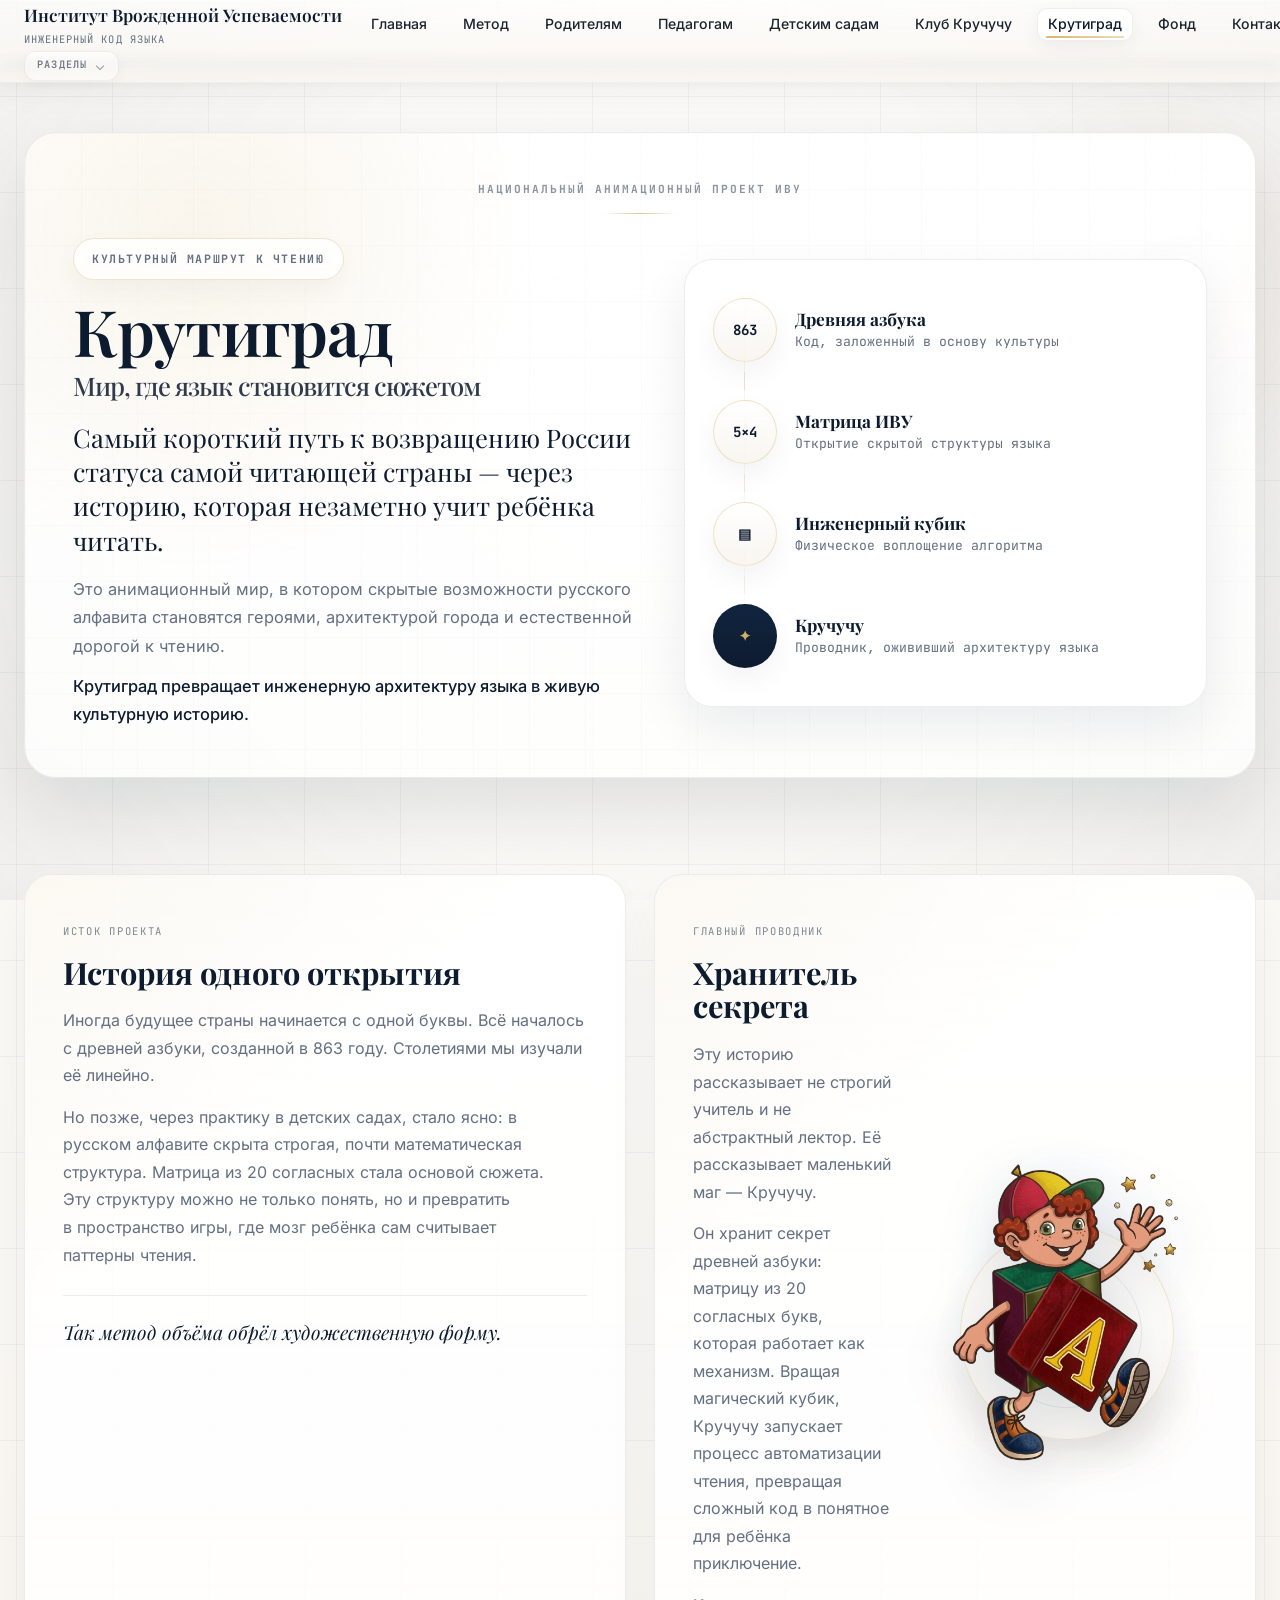
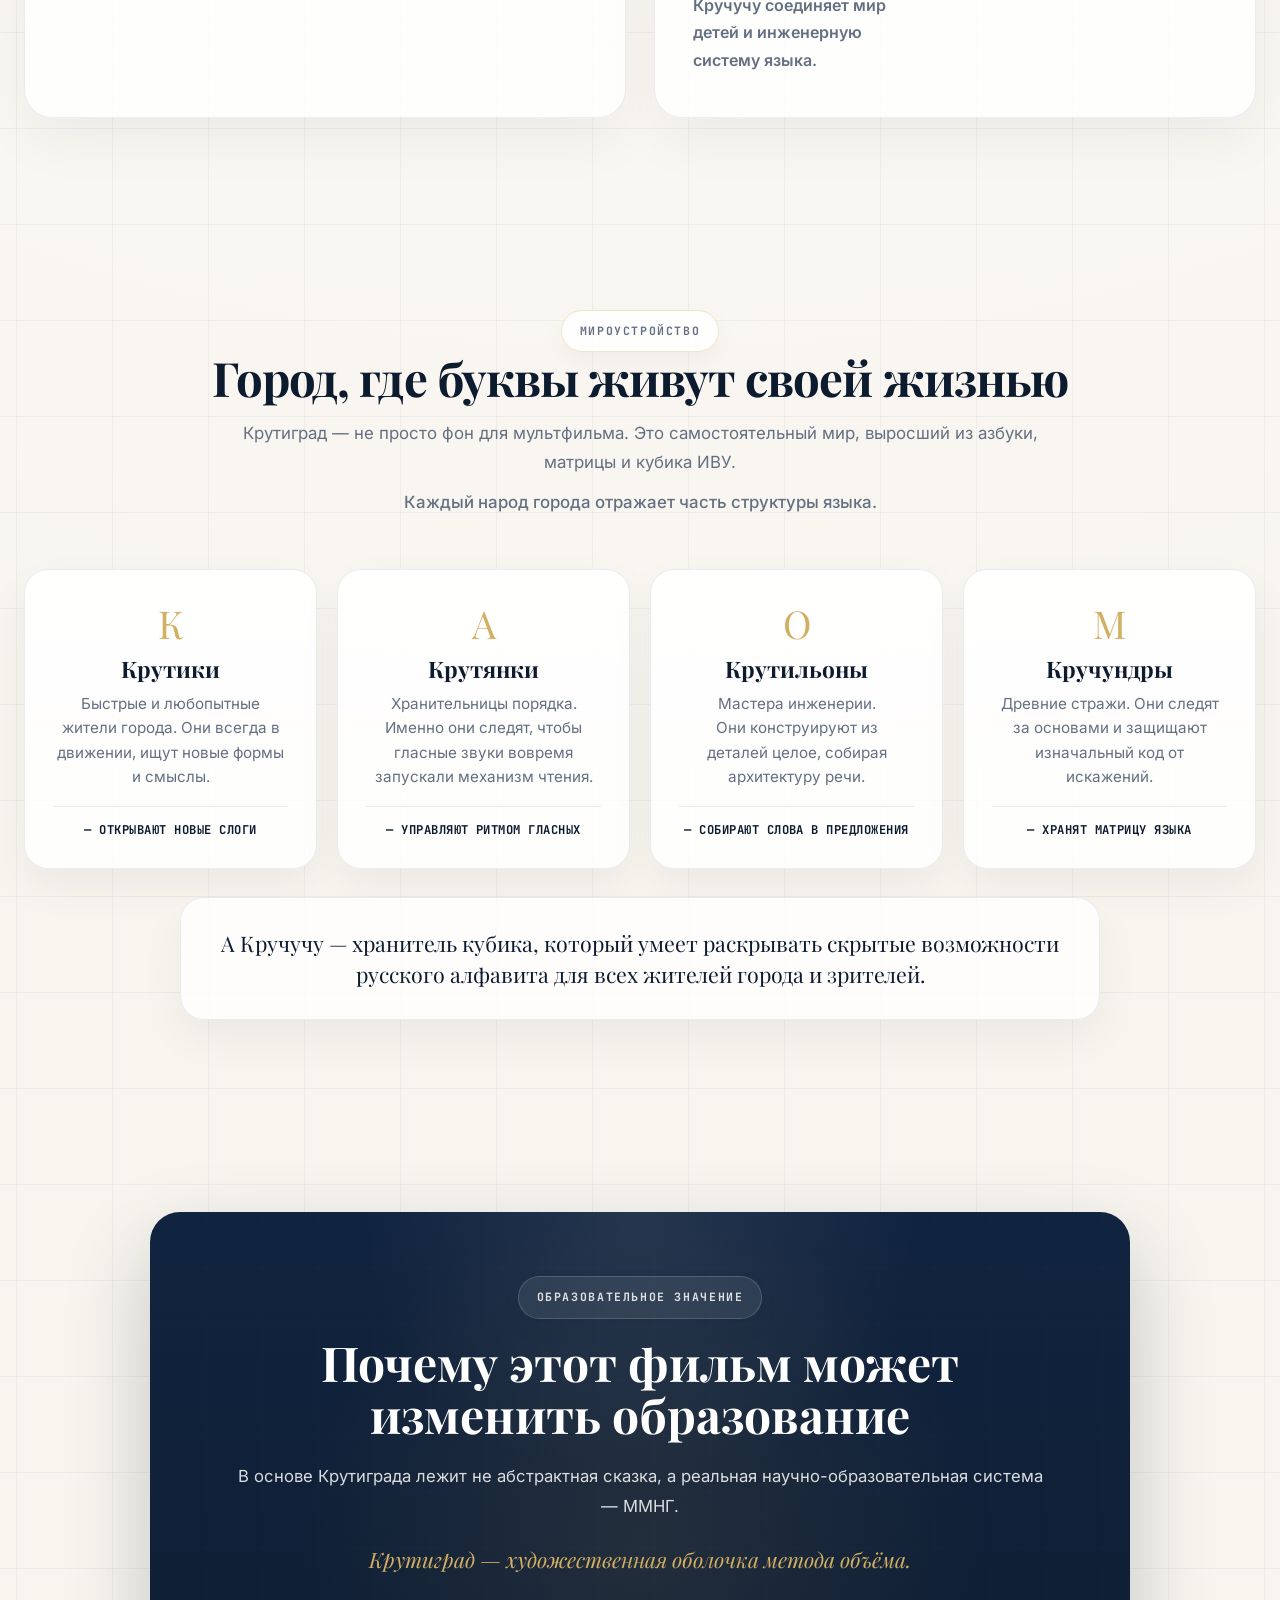
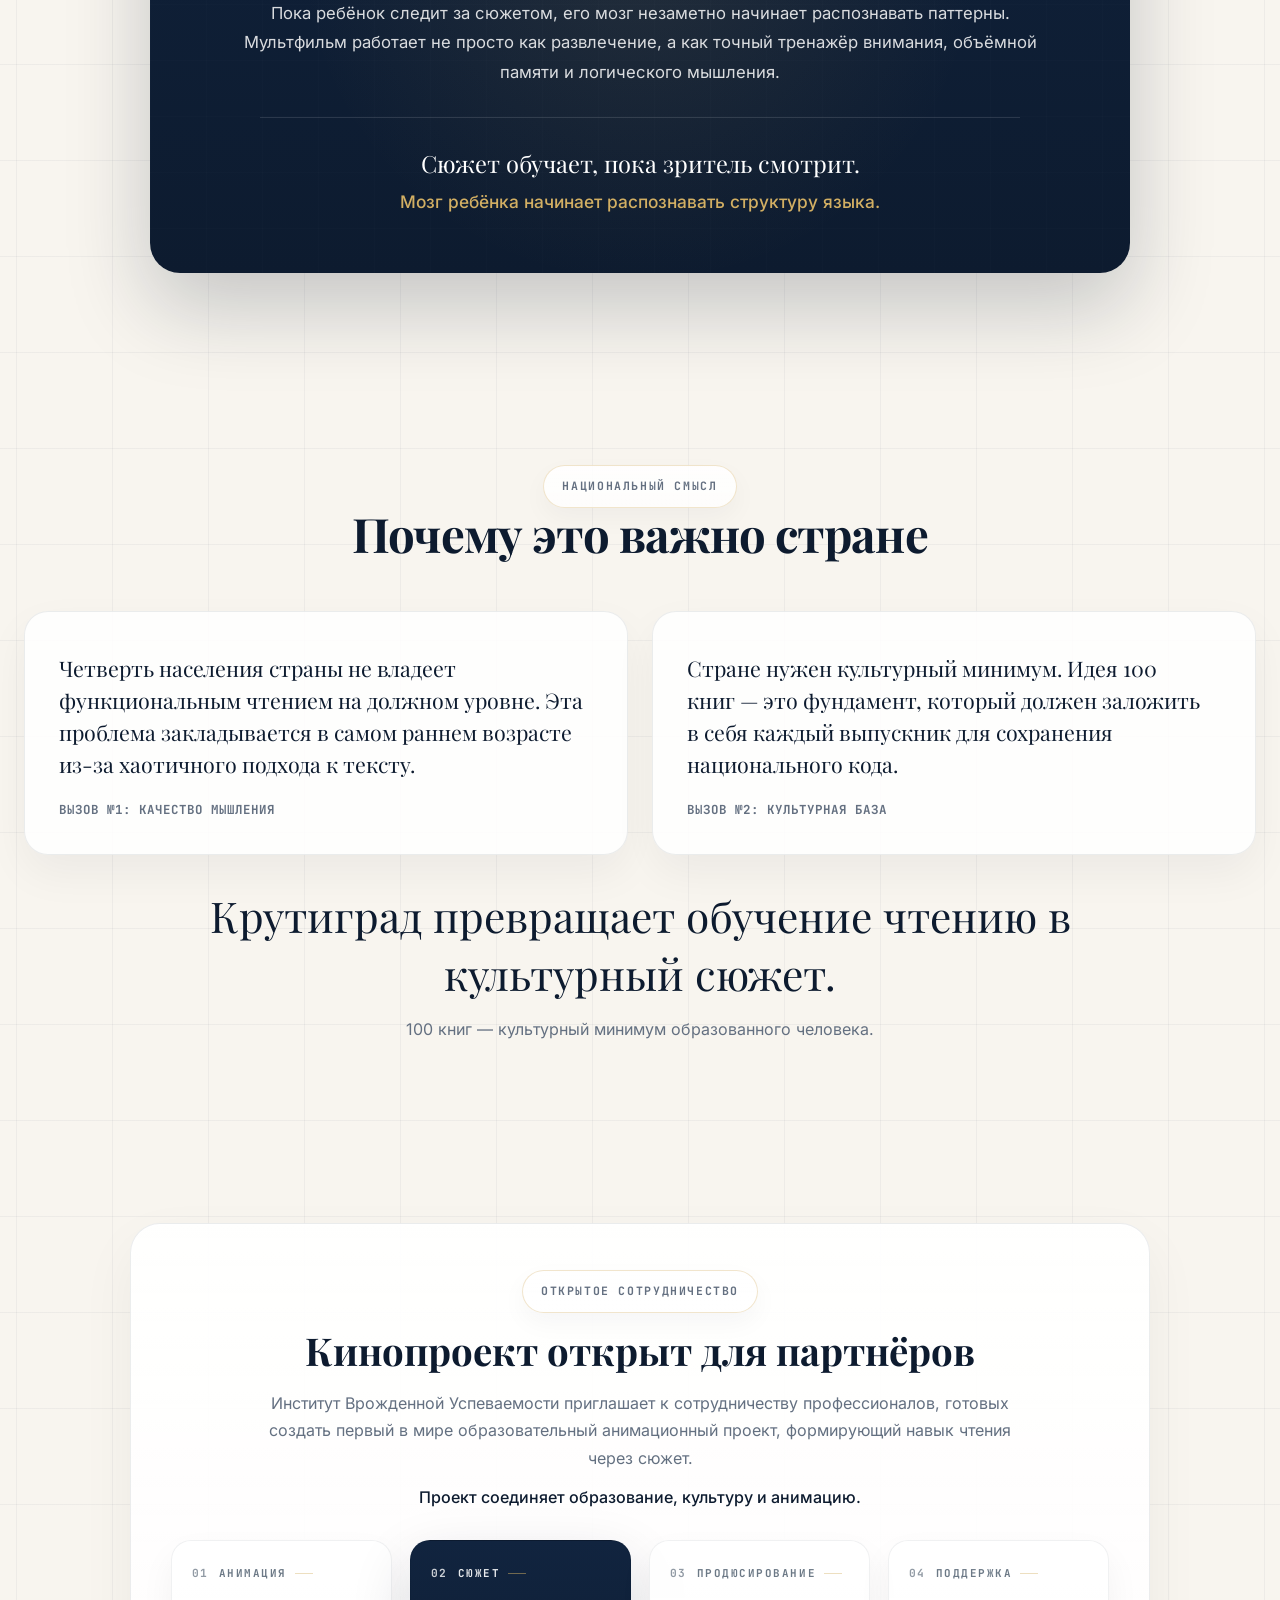
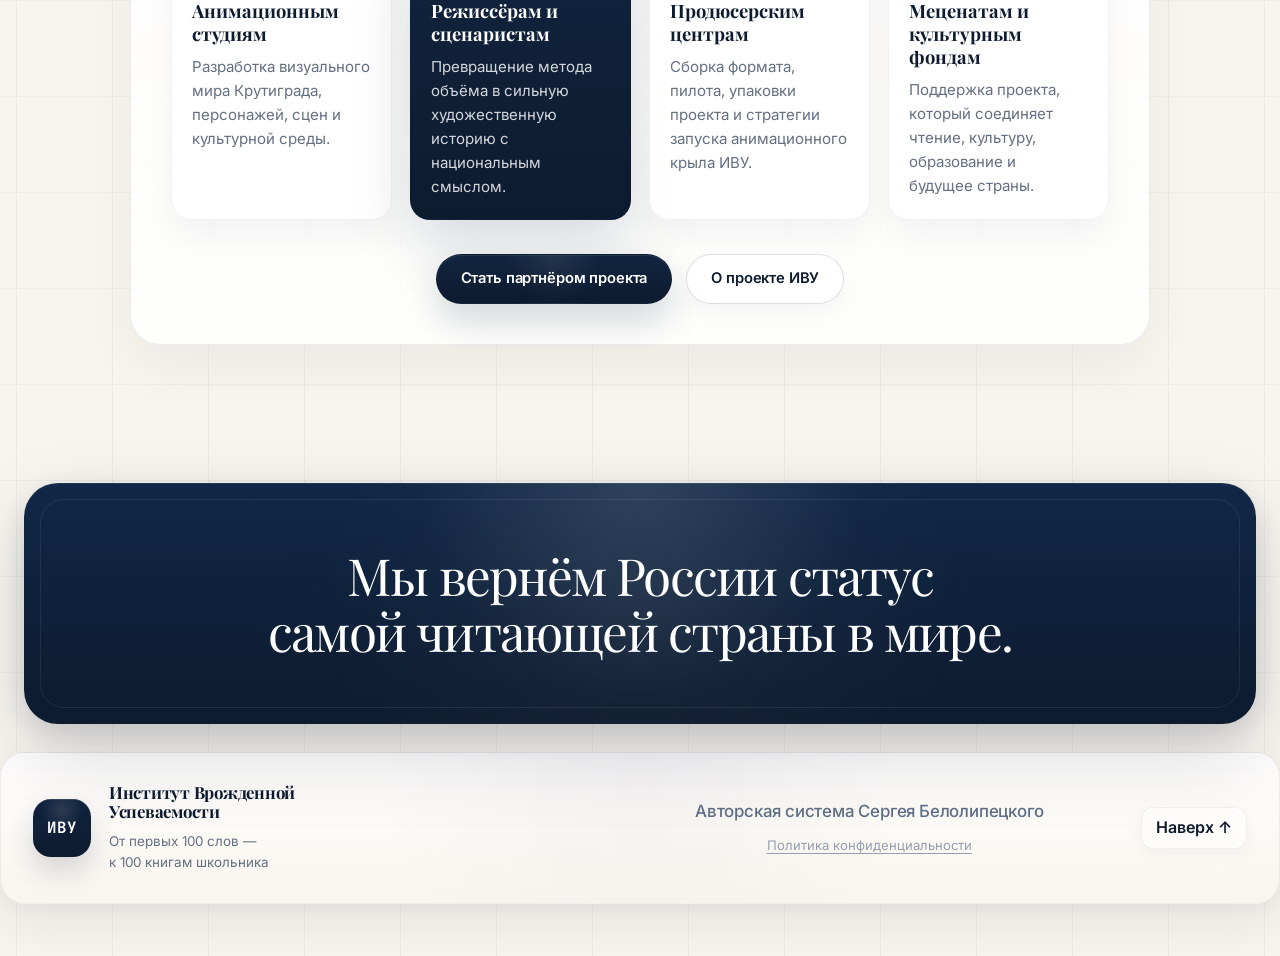
<file: krutigrad.html>
<!DOCTYPE html>
<html lang="ru">
<head>
  <meta charset="UTF-8">
  <meta name="viewport" content="width=device-width, initial-scale=1.0, viewport-fit=cover">
  <title>Крутиград — Институт Врожденной Успеваемости</title>
  <meta name="description" content="Крутиград: образовательный город будущего. Пространство, где метод ИВУ оживает в архитектуре, играх и живом общении.">

  <link rel="icon" href="favicon/favicon.ico">
  <link rel="icon" type="image/png" sizes="32x32" href="favicon/favicon-32x32.png">
  <link rel="icon" type="image/png" sizes="16x16" href="favicon/favicon-16x16.png">
  <link rel="apple-touch-icon" href="favicon/apple-touch-icon.png">
  <link rel="icon" type="image/png" sizes="192x192" href="favicon/android-chrome-192x192.png">
  <link rel="icon" type="image/png" sizes="512x512" href="favicon/android-chrome-512x512.png">

  <meta property="og:title" content="Крутиград — ИВУ">
  <meta property="og:description" content="Образовательный город будущего: где метод ИВУ оживает в архитектуре и играх.">
  <meta property="og:image" content="favicon/og-image.png">
  <meta property="og:type" content="website">
  <meta property="og:url" content="/krutigrad.html">

  <link rel="stylesheet" href="./style.css">
  <link rel="stylesheet" href="./krutigrad.css">
</head>
<body class="krutigrad-page">
<div id="top"></div>


  <div class="noise-overlay"></div>

  <header class="header" id="header">
    <div class="container header__inner">

      <div class="header__brand">
        <a href="./index.html" class="header__logo">
          <span class="header__logo-title">Институт Врожденной Успеваемости</span>
          <span class="header__logo-sub">Инженерный код языка</span>
        </a>
      </div>

      <div class="nav-scroll-area">
        <button class="nav-scroll-btn nav-scroll-btn--left" type="button" aria-label="Прокрутить меню влево">
          <span>‹</span>
        </button>

        <nav class="nav" aria-label="Основная навигация">
          <a href="./index.html" class="nav__link">Главная</a>
          <a href="./system.html" class="nav__link">Метод</a>
          <a href="./parents.html" class="nav__link">Родителям</a>
          <a href="./educators.html" class="nav__link">Педагогам</a>
          <a href="./kindergarten.html" class="nav__link">Детским садам</a>
          <a href="./club.html" class="nav__link">Клуб Кручучу</a>
          <a href="./krutigrad.html" class="nav__link is-active">Крутиград</a>
          <a href="./foundation.html" class="nav__link">Фонд</a>
          <a href="./contacts.html" class="nav__link">Контакты</a>
        </nav>

        <button class="nav-scroll-btn nav-scroll-btn--right" type="button" aria-label="Прокрутить меню вправо">
          <span>›</span>
        </button>
      </div>

      <div class="page-sections-bar page-sections-bar--header">
        <div class="page-sections">
          <button
            class="page-sections__toggle"
            type="button"
            aria-expanded="false"
            aria-controls="krutigrad-sections-panel"
          >
            <span class="page-sections__label">Разделы</span>
            <span class="page-sections__icon"></span>
          </button>

          <div class="page-sections__panel" id="krutigrad-sections-panel" hidden>
            <a href="#hero" class="page-sections__link is-active">Старт</a>
            <a href="#concept" class="page-sections__link">Концепция</a>
            <a href="#space" class="page-sections__link">Пространство</a>
            <a href="#future" class="page-sections__link">Будущее</a>
            <a href="#join" class="page-sections__link">Присоединиться</a>
          </div>
        </div>
      </div>

    </div>
  </header>
  <main>

    <section class="kg-hero page-hero" id="hero">
      <div class="container">
        <div class="kg-hero-shell">
          <div class="kg-hero-kicker reveal">Национальный анимационный проект ИВУ</div>

          <div class="kg-hero-grid">
            <div class="kg-hero-content reveal">
              <span class="label kg-label">Культурный маршрут к чтению</span>

              <h1 class="kg-hero-title">
                <span class="kg-hero-line-1">Крутиград</span>
                <span class="kg-hero-line-2">Мир, где язык становится сюжетом</span>
              </h1>

              <div class="kg-manifesto">
                Самый короткий путь к возвращению России статуса самой читающей страны — через историю, которая незаметно учит ребёнка читать.
              </div>

              <p class="kg-subtitle">
                Это анимационный мир, в котором скрытые возможности русского алфавита становятся героями, архитектурой города и естественной дорогой к чтению.
              </p>

              <p class="kg-bridge">
                Крутиград превращает инженерную архитектуру языка в живую культурную историю.
              </p>
            </div>

            <div class="kg-origin-panel reveal">
              <div class="kg-origin-node">
                <div class="kg-origin-icon">863</div>
                <div class="kg-origin-text">
                  <h4>Древняя азбука</h4>
                  <p>Код, заложенный в основу культуры</p>
                </div>
              </div>

              <div class="kg-origin-node">
                <div class="kg-origin-icon">5×4</div>
                <div class="kg-origin-text">
                  <h4>Матрица ИВУ</h4>
                  <p>Открытие скрытой структуры языка</p>
                </div>
              </div>

              <div class="kg-origin-node">
                <div class="kg-origin-icon">▤</div>
                <div class="kg-origin-text">
                  <h4>Инженерный кубик</h4>
                  <p>Физическое воплощение алгоритма</p>
                </div>
              </div>

              <div class="kg-origin-node">
                <div class="kg-origin-icon kg-origin-icon--accent">✦</div>
                <div class="kg-origin-text">
                  <h4>Кручучу</h4>
                  <p>Проводник, ожививший архитектуру языка</p>
                </div>
              </div>
            </div>
          </div>
        </div>
      </div>
    </section>

   <section class="kg-story section-padding" id="concept">
      <div class="container kg-story-grid">
        <article class="kg-card reveal">
          <span class="kg-card-kicker">Исток проекта</span>
          <h2>История одного открытия</h2>
          <p>
            Иногда будущее страны начинается с одной буквы. Всё началось с древней азбуки, созданной в 863 году. Столетиями мы изучали её линейно.
          </p>
          <p>
            Но позже, через практику в детских садах, стало ясно: в русском алфавите скрыта строгая, почти математическая структура. Матрица из 20 согласных стала основой сюжета. Эту структуру можно не только понять, но и превратить в пространство игры, где мозг ребёнка сам считывает паттерны чтения.
          </p>
          <div class="kg-highlight">
            Так метод объёма обрёл художественную форму.
          </div>
        </article>

        <article class="kg-card kg-card--character reveal">
          <div class="kg-character-content">
            <span class="kg-card-kicker">Главный проводник</span>
            <h2>Хранитель секрета</h2>
            <p>
              Эту историю рассказывает не строгий учитель и не абстрактный лектор. Её рассказывает маленький маг — Кручучу.
            </p>
            <p>
              Он хранит секрет древней азбуки: матрицу из 20 согласных букв, которая работает как механизм. Вращая магический кубик, Кручучу запускает процесс автоматизации чтения, превращая сложный код в понятное для ребёнка приключение.
            </p>
           
            <p class="kg-strong-line">
  Кручучу соединяет мир детей и инженерную систему языка.
</p>
</div>

<div class="kg-character-visual">
  <div class="kg-character-orbit kg-character-orbit-one"></div>
  <div class="kg-character-orbit kg-character-orbit-two"></div>

  <img src="./img/kruchuchu.svg" alt="Маг Кручучу" class="kg-character-img">
</div>

</article>
</div>
</section>

<section class="kg-world section-padding" id="space">
  <div class="container">

        <div class="section-header reveal">
          <span class="label kg-label">Мироустройство</span>
          <h2>Город, где буквы живут своей жизнью</h2>
          <p>
            Крутиград — не просто фон для мультфильма. Это самостоятельный мир, выросший из азбуки, матрицы и кубика ИВУ.
          </p>
          <p class="kg-header-note">
            Каждый народ города отражает часть структуры языка.
          </p>
        </div>

        <div class="kg-factions-grid">
          <article class="kg-faction-card reveal">
            <span class="kg-faction-icon">К</span>
            <h3>Крутики</h3>
            <p>Быстрые и любопытные жители города. Они всегда в движении, ищут новые формы и смыслы.</p>
            <span class="kg-faction-role">— открывают новые слоги</span>
          </article>

          <article class="kg-faction-card reveal">
            <span class="kg-faction-icon">А</span>
            <h3>Крутянки</h3>
            <p>Хранительницы порядка. Именно они следят, чтобы гласные звуки вовремя запускали механизм чтения.</p>
            <span class="kg-faction-role">— управляют ритмом гласных</span>
          </article>

          <article class="kg-faction-card reveal">
            <span class="kg-faction-icon">О</span>
            <h3>Крутильоны</h3>
            <p>Мастера инженерии. Они конструируют из деталей целое, собирая архитектуру речи.</p>
            <span class="kg-faction-role">— собирают слова в предложения</span>
          </article>

          <article class="kg-faction-card reveal">
            <span class="kg-faction-icon">М</span>
            <h3>Кручундры</h3>
            <p>Древние стражи. Они следят за основами и защищают изначальный код от искажений.</p>
            <span class="kg-faction-role">— хранят матрицу языка</span>
          </article>
        </div>

        <div class="kg-world-footer reveal">
          А Кручучу — хранитель кубика, который умеет раскрывать скрытые возможности русского алфавита для всех жителей города и зрителей.
        </div>
      </div>
    </section>

    <section class="kg-impact section-padding" id="future">
      <div class="container">
        <div class="kg-impact-shell reveal">
          <span class="label kg-label kg-label--dark">Образовательное значение</span>
          <h2>Почему этот фильм может изменить образование</h2>
          <p>
            В основе Крутиграда лежит не абстрактная сказка, а реальная научно-образовательная система — ММНГ.
          </p>
          <div class="kg-impact-method">
            Крутиград — художественная оболочка метода объёма.
          </div>
          <p>
            Пока ребёнок следит за сюжетом, его мозг незаметно начинает распознавать паттерны. Мультфильм работает не просто как развлечение, а как точный тренажёр внимания, объёмной памяти и логического мышления.
          </p>

          <blockquote class="kg-impact-quote">
            Сюжет обучает, пока зритель смотрит.
            <span>Мозг ребёнка начинает распознавать структуру языка.</span>
          </blockquote>
        </div>
      </div>
    </section>

    <section class="kg-national section-padding">
      <div class="container">
        <div class="section-header reveal">
          <span class="label kg-label">Национальный смысл</span>
          <h2>Почему это важно стране</h2>
        </div>

        <div class="kg-national-grid">
          <article class="kg-national-card reveal">
            <p>
              Четверть населения страны не владеет функциональным чтением на должном уровне. Эта проблема закладывается в самом раннем возрасте из-за хаотичного подхода к тексту.
            </p>
            <span>Вызов №1: Качество мышления</span>
          </article>

          <article class="kg-national-card reveal">
            <p>
              Стране нужен культурный минимум. Идея 100 книг — это фундамент, который должен заложить в себя каждый выпускник для сохранения национального кода.
            </p>
            <span>Вызов №2: Культурная база</span>
          </article>
        </div>

        <div class="kg-manifesto-line reveal">
          Крутиград превращает обучение чтению в культурный сюжет.
          <small>100 книг — культурный минимум образованного человека.</small>
        </div>
      </div>
    </section>

   <section class="kg-partnership section-padding" id="join">
  <div class="container">
    <div class="kg-partnership-shell reveal">
      <span class="label kg-label">Открытое сотрудничество</span>
      <h2>Кинопроект открыт для партнёров</h2>

      <p>
        Институт Врожденной Успеваемости приглашает к сотрудничеству профессионалов,
        готовых создать первый в мире образовательный анимационный проект,
        формирующий навык чтения через сюжет.
      </p>

      <p class="kg-partnership-bridge">
        Проект соединяет образование, культуру и анимацию.
      </p>

      <div class="kg-partnership-grid">
        <article class="kg-track-card">
          <div class="kg-track-head">
            <span class="kg-track-num">01</span>
            <span class="kg-track-line">АНИМАЦИЯ</span>
          </div>
          <h3>Анимационным студиям</h3>
          <p>Разработка визуального мира Крутиграда, персонажей, сцен и культурной среды.</p>
        </article>

        <article class="kg-track-card kg-track-card--accent">
          <div class="kg-track-head">
            <span class="kg-track-num">02</span>
            <span class="kg-track-line">СЮЖЕТ</span>
          </div>
          <h3>Режиссёрам и сценаристам</h3>
          <p>Превращение метода объёма в сильную художественную историю с национальным смыслом.</p>
        </article>

        <article class="kg-track-card">
          <div class="kg-track-head">
            <span class="kg-track-num">03</span>
            <span class="kg-track-line">ПРОДЮСИРОВАНИЕ</span>
          </div>
          <h3>Продюсерским центрам</h3>
          <p>Сборка формата, пилота, упаковки проекта и стратегии запуска анимационного крыла ИВУ.</p>
        </article>

        <article class="kg-track-card">
          <div class="kg-track-head">
            <span class="kg-track-num">04</span>
            <span class="kg-track-line">ПОДДЕРЖКА</span>
          </div>
          <h3>Меценатам и культурным фондам</h3>
          <p>Поддержка проекта, который соединяет чтение, культуру, образование и будущее страны.</p>
        </article>
      </div>

      <div class="kg-actions">
        <a href="./contacts.html" class="btn btn-primary">Стать партнёром проекта</a>
        <a href="./foundation.html" class="btn btn-outline">О проекте ИВУ</a>
      </div>
    </div>
  </div>
</section>

<section class="site-manifesto reveal">
  <div class="container">
    <div class="site-manifesto-text">
      Мы вернём России статус<br>самой читающей страны в мире.
    </div>
  </div>
</section>

  </main>

  <footer class="footer-minimal">
    <div class="container footer-minimal__inner">
      <div class="footer-minimal__left">
        <a href="./index.html" class="footer-minimal__logo-block">
          <div class="footer-minimal__logo-icon">ИВУ</div>
          <div class="footer-minimal__logo-text">
            <strong>Институт Врожденной<br>Успеваемости</strong>
            <span>От первых 100 слов —<br>к 100 книгам школьника</span>
          </div>
        </a>
      </div>

      <div class="footer-minimal__center">
  <span class="footer-minimal__center-title">
    Авторская система Сергея Белолипецкого
  </span>

  <a href="./privacy.html" class="footer-minimal__policy">
    Политика конфиденциальности
  </a>
</div>

      <div class="footer-minimal__right">
        <a href="#top" class="footer-minimal__up">Наверх ↑</a>
      </div>
    </div>
  </footer>

  <script src="./script.js"></script>
  <script src="./krutigrad.js"></script>
</body>
</html>
</file>
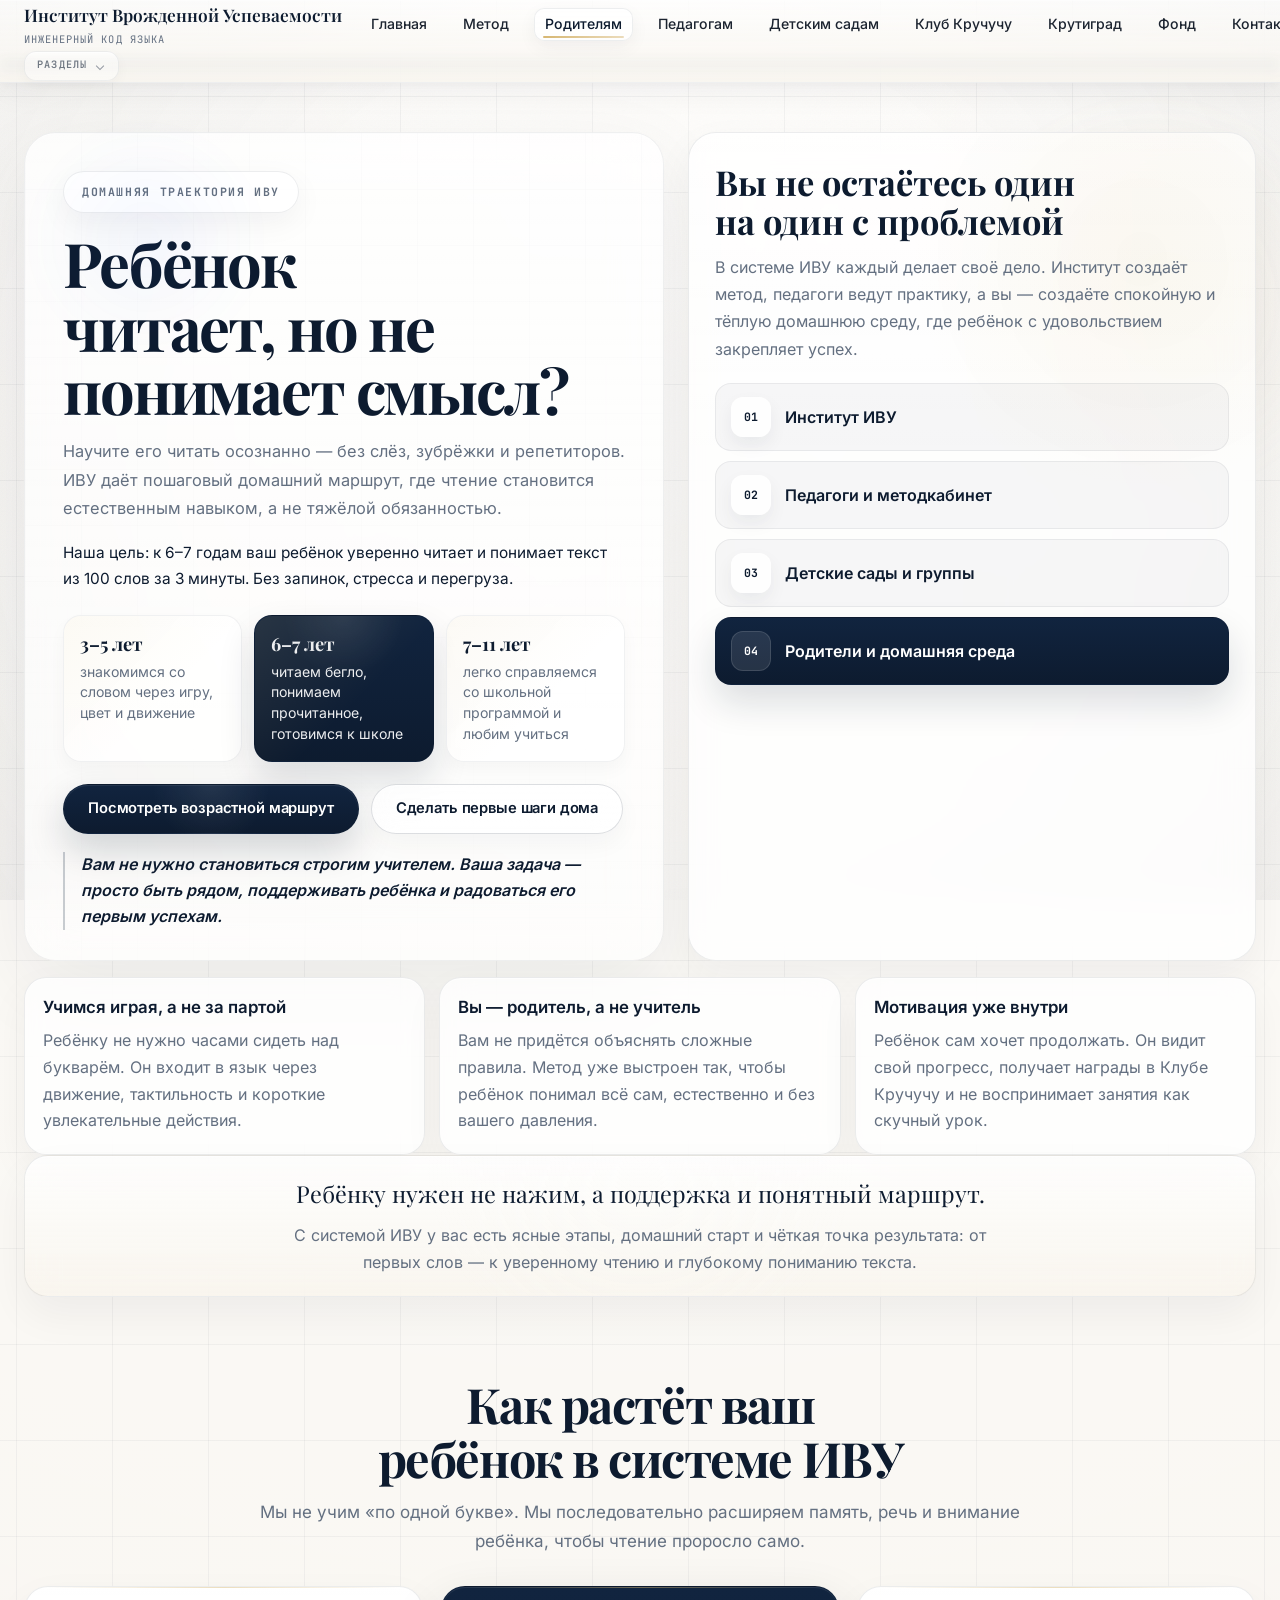
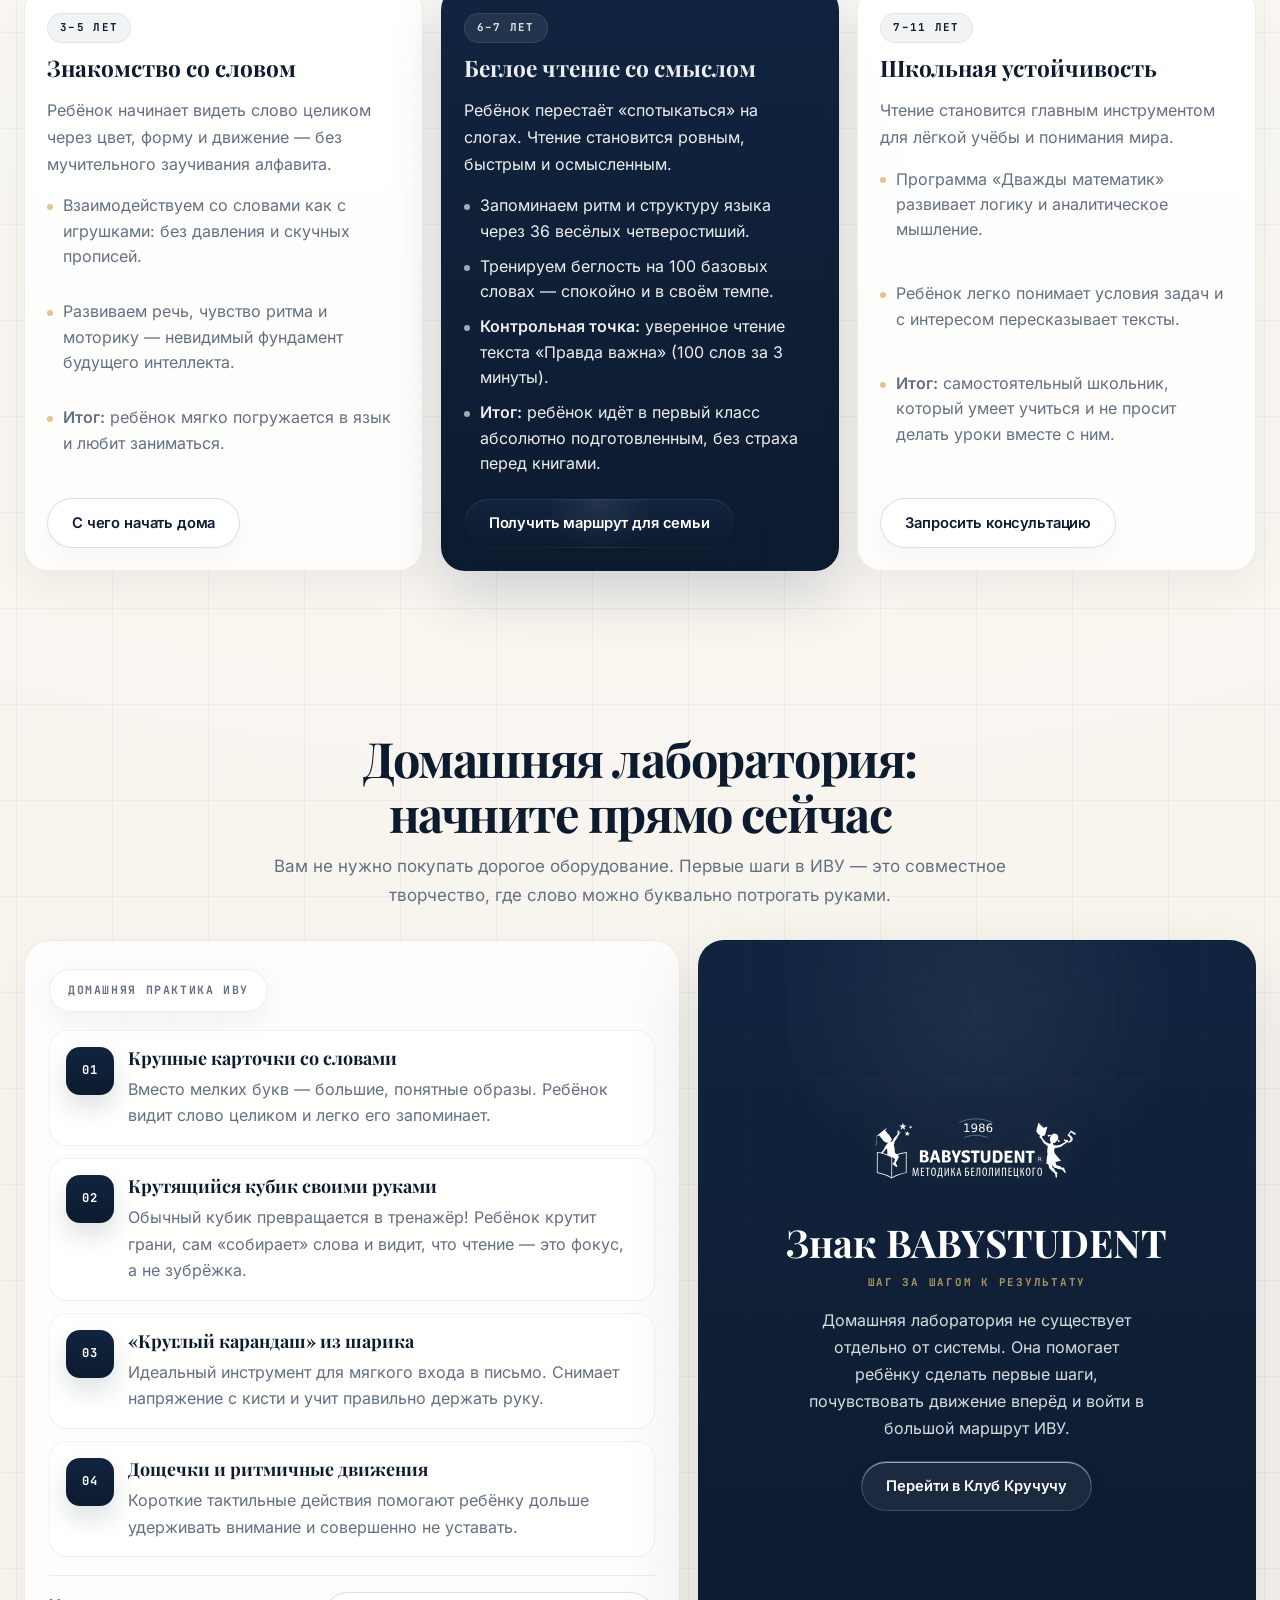
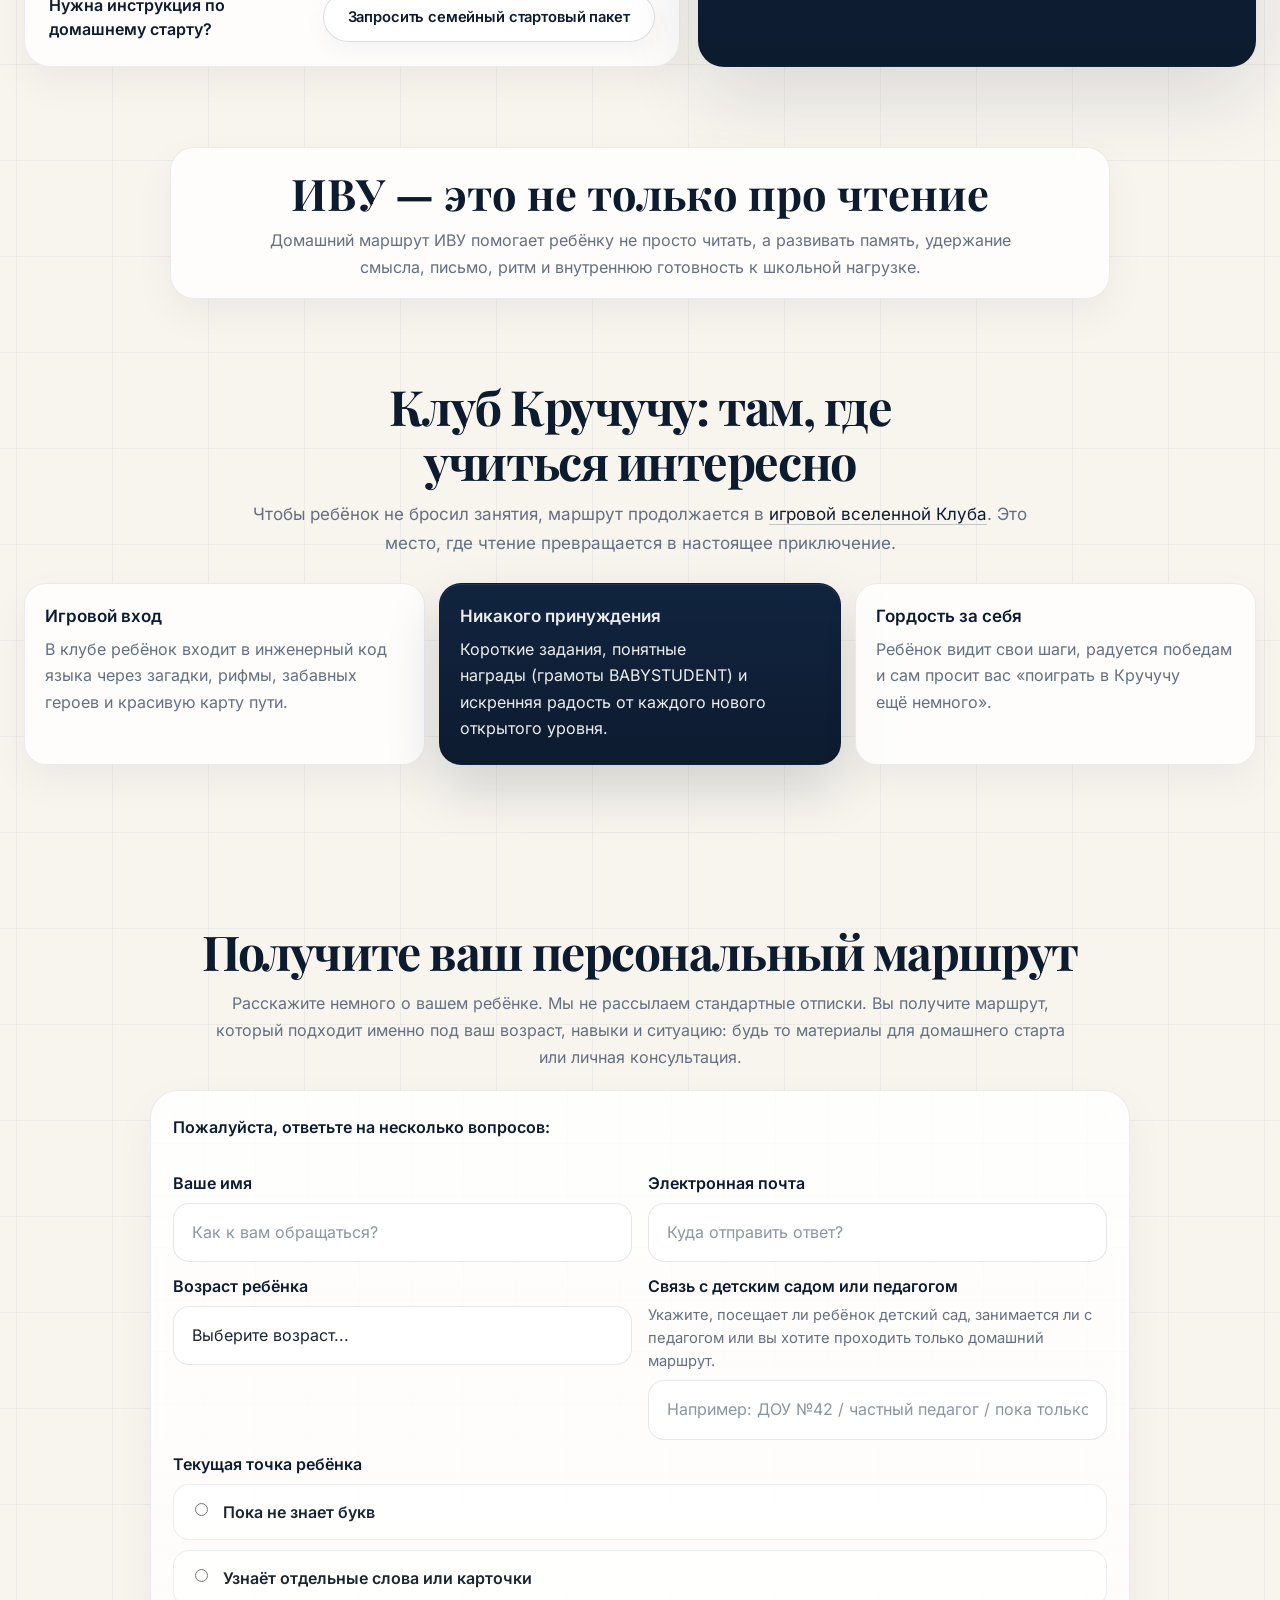
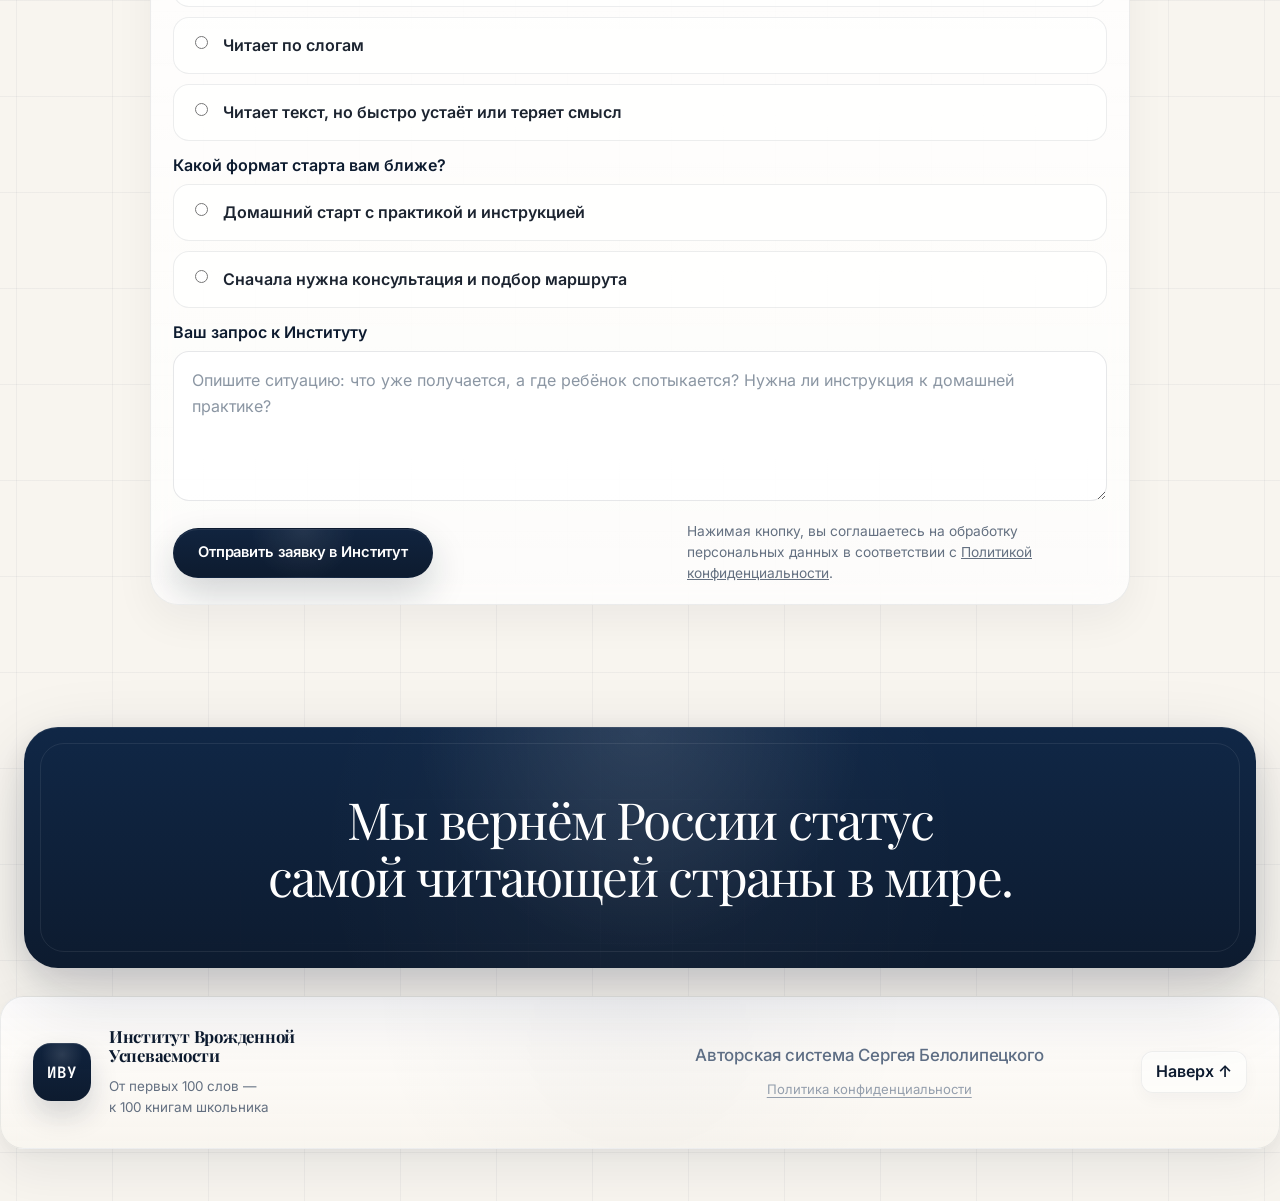
<file: parents.html>
<!DOCTYPE html>
<html lang="ru">
<head>
  <meta charset="UTF-8">
  <meta name="viewport" content="width=device-width, initial-scale=1.0, viewport-fit=cover">

  <title>Родителям — Институт Врожденной Успеваемости</title>
  <meta name="description" content="Родителям: семейный маршрут ИВУ для детей 3–11 лет. От первых слов и домашней практики — к уверенному чтению, пониманию текста и школьной устойчивости.">

  <link rel="icon" href="favicon/favicon.ico">
  <link rel="icon" type="image/png" sizes="32x32" href="favicon/favicon-32x32.png">
  <link rel="icon" type="image/png" sizes="16x16" href="favicon/favicon-16x16.png">
  <link rel="apple-touch-icon" href="favicon/apple-touch-icon.png">
  <link rel="icon" type="image/png" sizes="192x192" href="favicon/android-chrome-192x192.png">
  <link rel="icon" type="image/png" sizes="512x512" href="favicon/android-chrome-512x512.png">

  <meta property="og:title" content="Родителям — Институт Врожденной Успеваемости">
  <meta property="og:description" content="Семейный маршрут ИВУ: домашняя практика, первые шаги в чтении, понимание текста и уверенность ребёнка в школе.">
  <meta property="og:image" content="favicon/og-image.png">
  <meta property="og:type" content="website">
  <meta property="og:url" content="./parents.html">

  <link rel="stylesheet" href="./style.css">
  <link rel="stylesheet" href="./parents.css">
</head>

<body class="parents-page">
  <div id="top"></div>

  <div class="noise-overlay"></div>

  <header class="header" id="header">
  <div class="container header__inner">

    <div class="header__brand">
      <a href="./index.html" class="header__logo">
        <span class="header__logo-title">Институт Врожденной Успеваемости</span>
        <span class="header__logo-sub">Инженерный код языка</span>
      </a>
    </div>

    <div class="nav-scroll-area">
      <button class="nav-scroll-btn nav-scroll-btn--left" type="button" aria-label="Прокрутить меню влево">
        <span>‹</span>
      </button>

      <nav class="nav" aria-label="Основная навигация">
        <a href="./index.html" class="nav__link">Главная</a>
        <a href="./system.html" class="nav__link">Метод</a>
        <a href="./parents.html" class="nav__link is-active">Родителям</a>
        <a href="./educators.html" class="nav__link">Педагогам</a>
        <a href="./kindergarten.html" class="nav__link">Детским садам</a>
        <a href="./club.html" class="nav__link">Клуб Кручучу</a>
        <a href="./krutigrad.html" class="nav__link">Крутиград</a>
        <a href="./foundation.html" class="nav__link">Фонд</a>
        <a href="./contacts.html" class="nav__link">Контакты</a>
      </nav>

      <button class="nav-scroll-btn nav-scroll-btn--right" type="button" aria-label="Прокрутить меню вправо">
        <span>›</span>
      </button>
    </div>

    <div class="page-sections-bar page-sections-bar--header">
      <div class="page-sections">
        <button
          class="page-sections__toggle"
          type="button"
          aria-expanded="false"
          aria-controls="parents-sections-panel"
        >
          <span class="page-sections__label">Разделы</span>
          <span class="page-sections__icon"></span>
        </button>

        <div class="page-sections__panel" id="parents-sections-panel" hidden>
          <a href="#hero" class="page-sections__link is-active">Старт</a>
          <a href="#programs" class="page-sections__link">Маршрут</a>
          <a href="#lab" class="page-sections__link">Домашняя практика</a>
          <a href="#brief" class="page-sections__link">Заявка</a>
        </div>
      </div>
    </div>

  </div>
</header>

  <main>
 <section class="hero-parents page-hero reveal" id="hero">
  <div class="container">
    <div class="hero-grid">
      <div class="hero-content">
        <span class="label">Домашняя траектория ИВУ</span>

        <h1>Ребёнок читает, но не понимает смысл?</h1>

        <p class="subtitle">
          Научите его читать осознанно — без слёз, зубрёжки и репетиторов. 
          ИВУ даёт пошаговый домашний маршрут, где чтение становится естественным навыком, а не тяжёлой обязанностью.
        </p>

        <p class="hero-proof">
         Наша цель: к 6–7 годам ваш ребёнок уверенно читает и понимает текст из 100 слов за 3 минуты. Без запинок, стресса и перегруза.
        </p>

        <div class="status-markers" aria-label="Возрастные этапы маршрута">
          <div class="marker">
            <span class="marker-age">3–5 лет</span>
            <span class="marker-text">знакомимся со словом через игру, цвет и движение</span>
          </div>

          <div class="marker marker--accent">
            <span class="marker-age">6–7 лет</span>
            <span class="marker-text">читаем бегло, понимаем прочитанное, готовимся к школе</span>
          </div>

          <div class="marker">
            <span class="marker-age">7–11 лет</span>
            <span class="marker-text">легко справляемся со школьной программой и любим учиться</span>
          </div>
        </div>

        <div class="hero-actions">
          <a href="#programs" class="btn btn-primary">Посмотреть возрастной маршрут</a>
          <a href="#lab" class="btn btn-outline">Сделать первые шаги дома</a>
        </div>

        <p class="hero-note">
          Вам не нужно становиться строгим учителем. Ваша задача — просто быть рядом, 
          поддерживать ребёнка и радоваться его первым успехам.
        </p>
      </div>

      <aside class="role-panel reveal" aria-label="Роль родителей в системе ИВУ">
        <h2>Вы не остаётесь один на один с проблемой</h2>

        <p class="role-text">
          В системе ИВУ каждый делает своё дело. Институт создаёт метод, педагоги ведут практику, 
          а вы — создаёте спокойную и тёплую домашнюю среду, где ребёнок с удовольствием закрепляет успех.
        </p>

        <div class="role-chain">
          <div class="role-item">
            <div class="r-dot">01</div>
            <span>Институт ИВУ</span>
          </div>

          <div class="role-item">
            <div class="r-dot">02</div>
            <span>Педагоги и методкабинет</span>
          </div>

          <div class="role-item">
            <div class="r-dot">03</div>
            <span>Детские сады и группы</span>
          </div>

          <div class="role-item active">
            <div class="r-dot">04</div>
            <span>Родители и домашняя среда</span>
          </div>
        </div>
      </aside>
    </div>

    <div class="practice-grid reveal">
      <article class="practice-item">
        <strong>Учимся играя, а не за партой</strong>
        <p>
          Ребёнку не нужно часами сидеть над букварём. Он входит в язык через движение, 
          тактильность и короткие увлекательные действия.
        </p>
      </article>

      <article class="practice-item">
        <strong>Вы — родитель, а не учитель</strong>
        <p>
          Вам не придётся объяснять сложные правила. Метод уже выстроен так, 
          чтобы ребёнок понимал всё сам, естественно и без вашего давления.
        </p>
      </article>

      <article class="practice-item">
        <strong>Мотивация уже внутри</strong>
        <p>
          Ребёнок сам хочет продолжать. Он видит свой прогресс, получает награды 
          в Клубе Кручучу и не воспринимает занятия как скучный урок.
        </p>
      </article>
    </div>
    </div>
</section>

<section class="parent-hook reveal">
  <div class="container">
    <div class="parent-hook__inner">
      <p class="parent-hook__main">
        Ребёнку нужен не нажим, а поддержка и понятный маршрут.
      </p>

      <p class="parent-hook__sub">
        С системой ИВУ у вас есть ясные этапы, домашний старт и чёткая точка результата:
        от первых слов — к уверенному чтению и глубокому пониманию текста.
      </p>
    </div>
  </div>
</section>

<section class="section-padding programs reveal" id="programs">
  <div class="container">
    <div class="section-header">
      <h2>Как растёт ваш ребёнок в системе ИВУ</h2>
      <p class="programs-lead">
        Мы не учим «по одной букве». Мы последовательно расширяем память, 
        речь и внимание ребёнка, чтобы чтение проросло само.
      </p>
    </div>

    <div class="programs-grid">
      <article class="p-card">
        <div class="p-card-header">
          <span class="p-age">3–5 лет</span>
          <h3 class="p-title">Знакомство со словом</h3>
        </div>

        <p class="p-desc">
          Ребёнок начинает видеть слово целиком через цвет, форму и движение — без мучительного заучивания алфавита.
        </p>

        <ul class="p-list">
          <li>Взаимодействуем со словами как с игрушками: без давления и скучных прописей.</li>
          <li>Развиваем речь, чувство ритма и моторику — невидимый фундамент будущего интеллекта.</li>
          <li><strong>Итог:</strong> ребёнок мягко погружается в язык и любит заниматься.</li>
        </ul>

        <a href="#lab" class="btn btn-outline">С чего начать дома</a>
      </article>

      <article class="p-card p-card--accent">
        <div class="p-card-header">
          <span class="p-age">6–7 лет</span>
          <h3 class="p-title">Беглое чтение со смыслом</h3>
        </div>

        <p class="p-desc">
          Ребёнок перестаёт «спотыкаться» на слогах. Чтение становится ровным, быстрым и осмысленным.
        </p>

        <ul class="p-list">
          <li>Запоминаем ритм и структуру языка через 36 весёлых четверостиший.</li>
          <li>Тренируем беглость на 100 базовых словах — спокойно и в своём темпе.</li>
          <li><strong>Контрольная точка:</strong> уверенное чтение текста «Правда важна» (100 слов за 3 минуты).</li>
          <li><strong>Итог:</strong> ребёнок идёт в первый класс абсолютно подготовленным, без страха перед книгами.</li>
        </ul>

        <a href="#brief" class="btn btn-primary">Получить маршрут для семьи</a>
      </article>

      <article class="p-card">
        <div class="p-card-header">
          <span class="p-age">7–11 лет</span>
          <h3 class="p-title">Школьная устойчивость</h3>
        </div>

        <p class="p-desc">
          Чтение становится главным инструментом для лёгкой учёбы и понимания мира.
        </p>

        <ul class="p-list">
          <li>Программа «Дважды математик» развивает логику и аналитическое мышление.</li>
          <li>Ребёнок легко понимает условия задач и с интересом пересказывает тексты.</li>
          <li><strong>Итог:</strong> самостоятельный школьник, который умеет учиться и не просит делать уроки вместе с ним.</li>
        </ul>

        <a href="#brief" class="btn btn-outline">Запросить консультацию</a>
      </article>
    </div>
  </div>
</section>

<section class="section-padding lab-section reveal" id="lab">
  <div class="container">
  <div class="section-header section-header--lab">
    <h2>Домашняя лаборатория: начните прямо сейчас</h2>
    <p class="lab-lead">
      Вам не нужно покупать дорогое оборудование. Первые шаги в ИВУ — 
      это совместное творчество, где слово можно буквально потрогать руками.
    </p>
  </div>

  <div class="lab-grid">
    <div class="diy-card">
      <span class="label">Домашняя практика ИВУ</span>

      <div class="diy-steps">
        <article class="diy-item">
          <div class="diy-icon">01</div>
          <div class="diy-content">
            <h3>Крупные карточки со словами</h3>
            <p>
              Вместо мелких букв — большие, понятные образы. 
              Ребёнок видит слово целиком и легко его запоминает.
            </p>
          </div>
        </article>

        <article class="diy-item">
          <div class="diy-icon">02</div>
          <div class="diy-content">
            <h3>Крутящийся кубик своими руками</h3>
            <p>
              Обычный кубик превращается в тренажёр! Ребёнок крутит грани, 
              сам «собирает» слова и видит, что чтение — это фокус, а не зубрёжка.
            </p>
          </div>
        </article>

        <article class="diy-item">
          <div class="diy-icon">03</div>
          <div class="diy-content">
            <h3>«Круглый карандаш» из шарика</h3>
            <p>
              Идеальный инструмент для мягкого входа в письмо. Снимает 
              напряжение с кисти и учит правильно держать руку.
            </p>
          </div>
        </article>

        <article class="diy-item">
          <div class="diy-icon">04</div>
          <div class="diy-content">
            <h3>Дощечки и ритмичные движения</h3>
            <p>
              Короткие тактильные действия помогают ребёнку 
              дольше удерживать внимание и совершенно не уставать.
            </p>
          </div>
        </article>
      </div>

      <div class="diy-helper">
        <p>Нужна инструкция по домашнему старту?</p>
        <a
          href="#brief"
          class="btn btn-outline diy-helper__btn"
          onclick="document.getElementById('mission-text').value='Здравствуйте! Пришлите, пожалуйста, семейный маршрут старта и инструкцию по домашним инструментам ИВУ.'"
        >
          Запросить семейный стартовый пакет
        </a>
      </div>
    </div>

    <aside class="bs-card" aria-label="Знак BABYSTUDENT">
      <img
        src="./img/babystudent-logo.svg"
        alt="Знак BABYSTUDENT"
        class="bs-logo"
        onerror="this.src='data:image/svg+xml;charset=UTF-8,%3Csvg xmlns=%27http://www.w3.org/2000/svg%27 viewBox=%270 0 100 100%27%3E%3Ccircle cx=%2750%27 cy=%2750%27 r=%2745%27 fill=%27none%27 stroke=%27white%27 stroke-width=%274%27/%3E%3Cpath d=%27M35 50 L45 60 L70 35%27 stroke=%27white%27 stroke-width=%276%27 fill=%27none%27 stroke-linecap=%27round%27 stroke-linejoin=%27round%27/%3E%3C/svg%3E'"
      >

      <h2>Знак BABYSTUDENT</h2>
      <span class="bs-motto">Шаг за шагом к результату</span>

      <p>
        Домашняя лаборатория не существует отдельно от системы.
        Она помогает ребёнку сделать первые шаги,
        почувствовать движение вперёд
        и войти в большой маршрут ИВУ.
      </p>

      <div class="bs-card__action">
        <a href="./club.html#map" class="btn btn-outline">Перейти в Клуб Кручучу</a>
      </div>
    </aside>
  </div>
  </div>
</section>

<section class="section-padding not-just-reading reveal" aria-labelledby="not-just-reading-title">
  <div class="container">
    <div class="not-just-reading__inner">
    <h2 id="not-just-reading-title">ИВУ — это не только про чтение</h2>
    <p>
      Домашний маршрут ИВУ помогает ребёнку не просто читать,
      а развивать память, удержание смысла, письмо, ритм
      и внутреннюю готовность к школьной нагрузке.
    </p>
   </div>
  </div>
</section>

<section class="section-padding family-bridge reveal">
  <div class="container">
    <div class="section-header">
      <h2>Клуб Кручучу: там, где учиться интересно</h2>
      <p>
        Чтобы ребёнок не бросил занятия, маршрут продолжается в
        <a href="./club.html">игровой вселенной Клуба</a>.
        Это место, где чтение превращается в настоящее приключение.
      </p>
    </div>

      <div class="family-grid">
        <article class="family-card">
          <strong>Игровой вход</strong>
          <p>
            В клубе ребёнок входит в инженерный код языка через загадки,
            рифмы, забавных героев и красивую карту пути.
          </p>
        </article>

        <article class="family-card family-card--accent">
          <strong>Никакого принуждения</strong>
          <p>
            Короткие задания, понятные награды (грамоты BABYSTUDENT)
            и искренняя радость от каждого нового открытого уровня.
          </p>
        </article>

        <article class="family-card">
          <strong>Гордость за себя</strong>
          <p>
            Ребёнок видит свои шаги, радуется победам
            и сам просит вас «поиграть в Кручучу ещё немного».
          </p>
        </article>
      </div>
  </div>
</section>

  <section class="section-padding brief-section reveal" id="brief">
  <div class="container">
    <div class="brief-header">
     <h2>Получите ваш персональный маршрут</h2>
<p class="brief-lead">
  Расскажите немного о вашем ребёнке. Мы не рассылаем стандартные отписки. 
  Вы получите маршрут, который подходит именно под ваш возраст, навыки и ситуацию: 
  будь то материалы для домашнего старта или личная консультация.
</p>
    </div>

    <div class="form-glass">
      <form
        action="#"
        method="POST"
        id="parents-brief"
        onsubmit="event.preventDefault(); alert('Заявка отправлена в приёмную ИВУ. Мы свяжемся с вами и подберём маршрут для семьи.');"
      >
        <p class="brief-form-intro">Пожалуйста, ответьте на несколько вопросов:</p>

        <div class="form-grid">
          <div class="form-group">
            <label for="parent-name">Ваше имя</label>
            <input type="text" id="parent-name" name="parent-name" placeholder="Как к вам обращаться?" required>
          </div>

          <div class="form-group">
            <label for="parent-email">Электронная почта</label>
            <input type="email" id="parent-email" name="parent-email" placeholder="Куда отправить ответ?" required>
          </div>

          <div class="form-group">
            <label for="child-age">Возраст ребёнка</label>
            <select id="child-age" name="child-age" required>
              <option value="" disabled selected>Выберите возраст...</option>
              <option value="3-4">3–4 года</option>
              <option value="4-5">4–5 лет</option>
              <option value="5-6">5–6 лет</option>
              <option value="6-7">6–7 лет</option>
              <option value="7-11">7–11 лет</option>
            </select>
          </div>

          <div class="form-group">
            <label for="kindergarten">Связь с детским садом или педагогом</label>
            <span class="form-hint">
              Укажите, посещает ли ребёнок детский сад, занимается ли с педагогом
              или вы хотите проходить только домашний маршрут.
            </span>
            <input type="text" id="kindergarten" name="kindergarten" placeholder="Например: ДОУ №42 / частный педагог / пока только дома">
          </div>

          <div class="form-group form-group--full">
            <label>Текущая точка ребёнка</label>
            <div class="radio-group">
              <label class="radio-label">
                <input type="radio" name="reading-level" value="none" required>
                <span class="radio-text">Пока не знает букв</span>
              </label>

              <label class="radio-label">
                <input type="radio" name="reading-level" value="words">
                <span class="radio-text">Узнаёт отдельные слова или карточки</span>
              </label>

              <label class="radio-label">
                <input type="radio" name="reading-level" value="syllables">
                <span class="radio-text">Читает по слогам</span>
              </label>

              <label class="radio-label">
                <input type="radio" name="reading-level" value="text">
                <span class="radio-text">Читает текст, но быстро устаёт или теряет смысл</span>
              </label>
            </div>
          </div>

          <div class="form-group form-group--full">
            <label>Какой формат старта вам ближе?</label>
            <div class="radio-group">
              <label class="radio-label">
                <input type="radio" name="readiness" value="home-start" required>
                <span class="radio-text">Домашний старт с практикой и инструкцией</span>
              </label>

              <label class="radio-label">
                <input type="radio" name="readiness" value="consultation">
                <span class="radio-text">Сначала нужна консультация и подбор маршрута</span>
              </label>
            </div>
          </div>

          <div class="form-group form-group--full">
            <label for="mission-text">Ваш запрос к Институту</label>
            <textarea
              id="mission-text"
              name="mission-text"
              placeholder="Опишите ситуацию: что уже получается, а где ребёнок спотыкается? Нужна ли инструкция к домашней практике?"
              required
            ></textarea>
          </div>
        </div>

        <div class="form-submit">
          <button type="submit" class="btn btn-primary">Отправить заявку в Институт</button>
          <span class="privacy-note">
            Нажимая кнопку, вы соглашаетесь на обработку персональных данных
            в соответствии с <a href="./privacy.html" class="privacy-link">Политикой конфиденциальности</a>.
          </span>
        </div>
      </form>
      </div>
  </div>
</section>

    <section class="site-manifesto reveal">
      <div class="container">
        <div class="site-manifesto-text">
          Мы вернём России статус<br>самой читающей страны в мире.
        </div>
      </div>
    </section>
  </main>

  <footer class="footer-minimal">
    <div class="container footer-minimal__inner">
      <div class="footer-minimal__left">
        <a href="./index.html" class="footer-minimal__logo-block">
          <div class="footer-minimal__logo-icon">ИВУ</div>
          <div class="footer-minimal__logo-text">
            <strong>Институт Врожденной<br>Успеваемости</strong>
            <span>От первых 100 слов —<br>к 100 книгам школьника</span>
          </div>
        </a>
      </div>

      <div class="footer-minimal__center">
  <span class="footer-minimal__center-title">
    Авторская система Сергея Белолипецкого
  </span>

  <a href="./privacy.html" class="footer-minimal__policy">
    Политика конфиденциальности
  </a>
</div>

      <div class="footer-minimal__right">
        <a href="#top" class="footer-minimal__up">Наверх ↑</a>
      </div>
    </div>
  </footer>

  <script src="./script.js"></script>
</body>
</html>
</file>
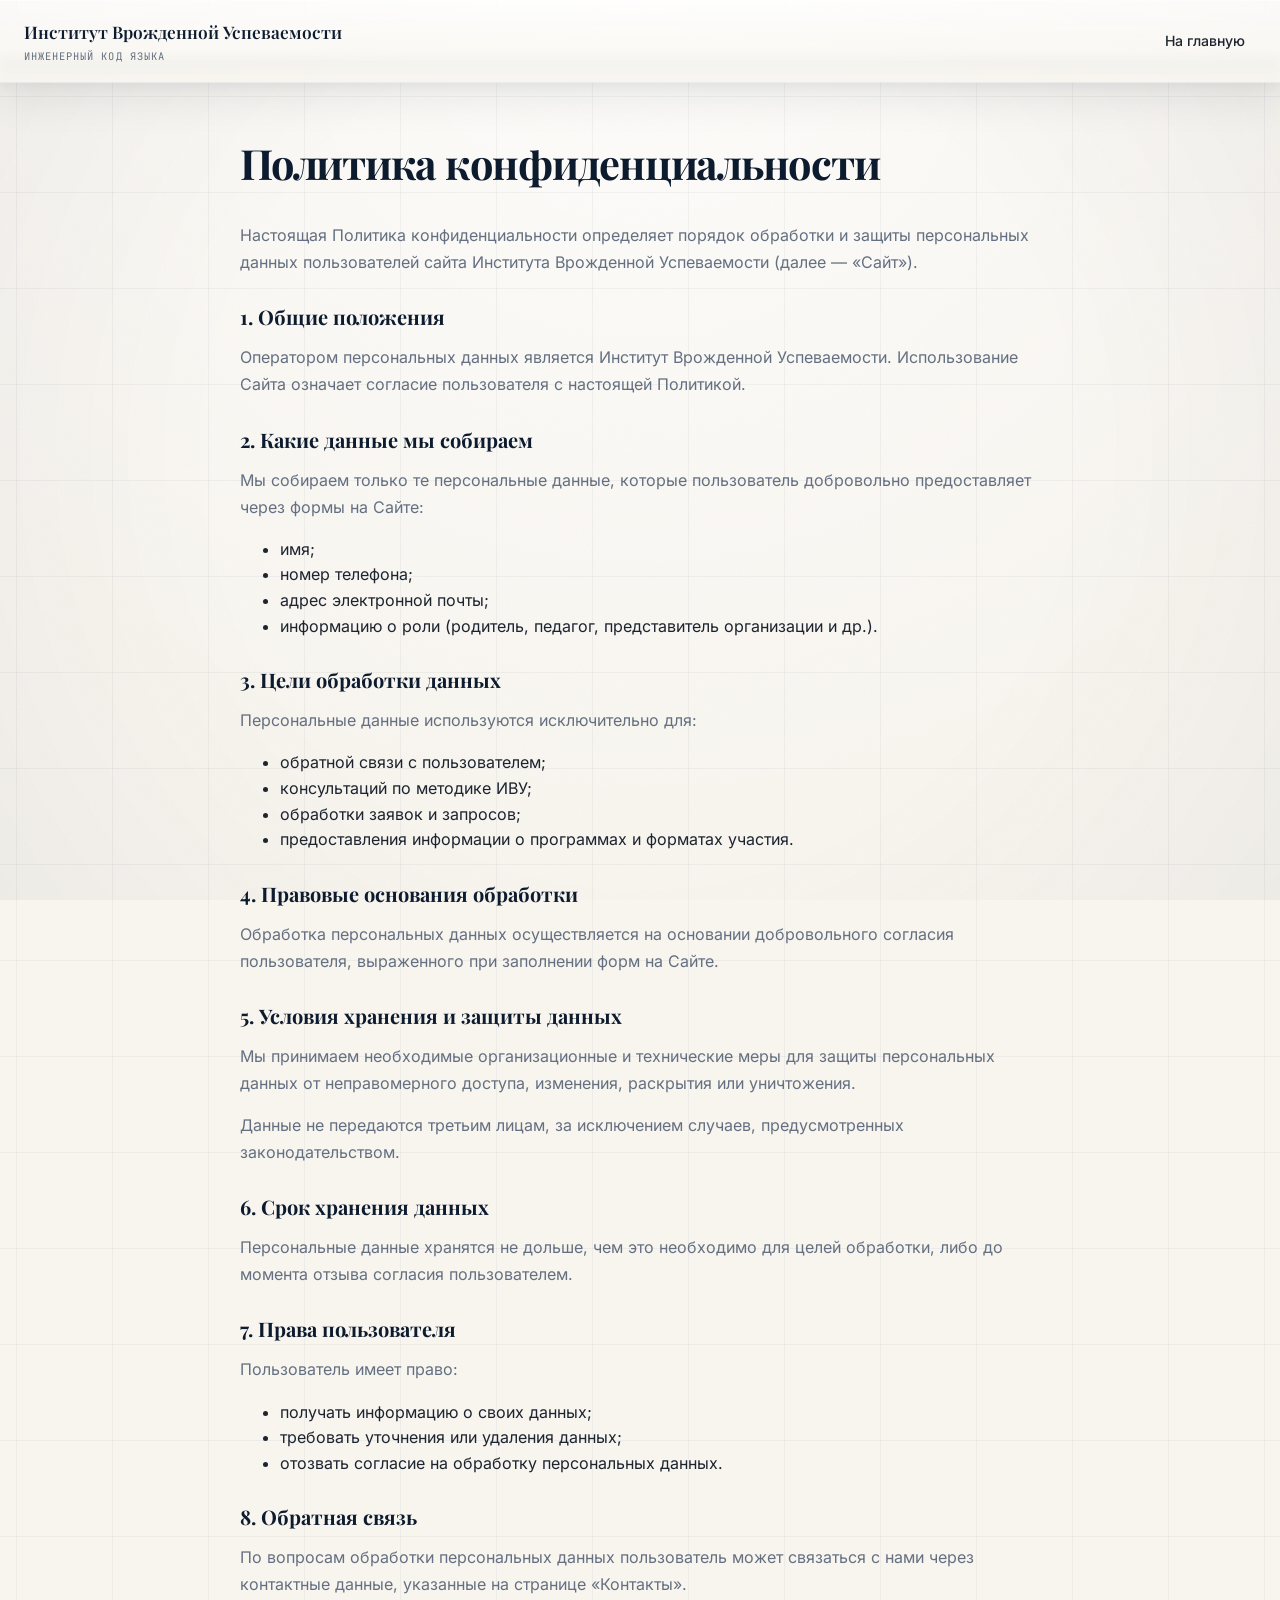
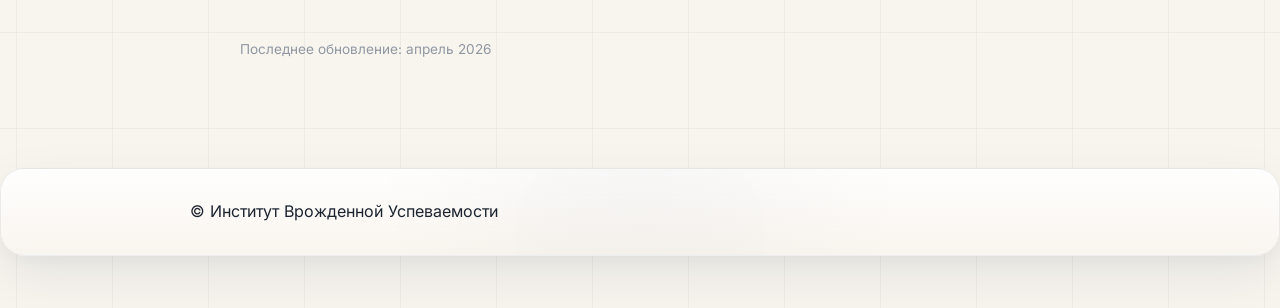
<file: privacy.html>
<!DOCTYPE html>
<html lang="ru">
<head>
  <meta charset="UTF-8">
  <meta name="viewport" content="width=device-width, initial-scale=1.0, viewport-fit=cover">
  <title>Политика конфиденциальности — ИВУ</title>

  <link rel="stylesheet" href="./style.css">
  <link rel="stylesheet" href="./privacy.css">
</head>

<body class="privacy-page">
  <div id="top"></div>


  <div class="noise-overlay"></div>

  <header class="header scrolled" id="header">
    <div class="container header__inner">

      <div class="header__brand">
        <a href="./index.html" class="header__logo">
          <span class="header__logo-title">Институт Врожденной Успеваемости</span>
          <span class="header__logo-sub">Инженерный код языка</span>
        </a>
      </div>

      <nav class="nav" aria-label="Навигация по служебной странице">
        <a href="./index.html" class="nav__link">На главную</a>
      </nav>

    </div>
  </header>

  <main>
    <section class="privacy-content container">

      <h1>Политика конфиденциальности</h1>

<p>
Настоящая Политика конфиденциальности определяет порядок обработки и защиты
персональных данных пользователей сайта Института Врожденной Успеваемости
(далее — «Сайт»).
</p>

<h2>1. Общие положения</h2>
<p>
Оператором персональных данных является Институт Врожденной Успеваемости.
Использование Сайта означает согласие пользователя с настоящей Политикой.
</p>

<h2>2. Какие данные мы собираем</h2>
<p>
Мы собираем только те персональные данные, которые пользователь добровольно
предоставляет через формы на Сайте:
</p>
<ul>
  <li>имя;</li>
  <li>номер телефона;</li>
  <li>адрес электронной почты;</li>
  <li>информацию о роли (родитель, педагог, представитель организации и др.).</li>
</ul>

<h2>3. Цели обработки данных</h2>
<p>
Персональные данные используются исключительно для:
</p>
<ul>
  <li>обратной связи с пользователем;</li>
  <li>консультаций по методике ИВУ;</li>
  <li>обработки заявок и запросов;</li>
  <li>предоставления информации о программах и форматах участия.</li>
</ul>

<h2>4. Правовые основания обработки</h2>
<p>
Обработка персональных данных осуществляется на основании добровольного
согласия пользователя, выраженного при заполнении форм на Сайте.
</p>

<h2>5. Условия хранения и защиты данных</h2>
<p>
Мы принимаем необходимые организационные и технические меры для защиты
персональных данных от неправомерного доступа, изменения, раскрытия или уничтожения.
</p>
<p>
Данные не передаются третьим лицам, за исключением случаев,
предусмотренных законодательством.
</p>

<h2>6. Срок хранения данных</h2>
<p>
Персональные данные хранятся не дольше, чем это необходимо для целей обработки,
либо до момента отзыва согласия пользователем.
</p>

<h2>7. Права пользователя</h2>
<p>
Пользователь имеет право:
</p>
<ul>
  <li>получать информацию о своих данных;</li>
  <li>требовать уточнения или удаления данных;</li>
  <li>отозвать согласие на обработку персональных данных.</li>
</ul>

<h2>8. Обратная связь</h2>
<p>
По вопросам обработки персональных данных пользователь может связаться с нами
через контактные данные, указанные на странице «Контакты».
</p>

<div class="privacy-update">
Последнее обновление: апрель 2026
</div>

    </section>
  </main>

  <footer class="footer-minimal">
    <div class="container footer-minimal__inner">
      <div class="footer-minimal__center">
        © Институт Врожденной Успеваемости
      </div>
    </div>
  </footer>

</body>
</html>
</file>
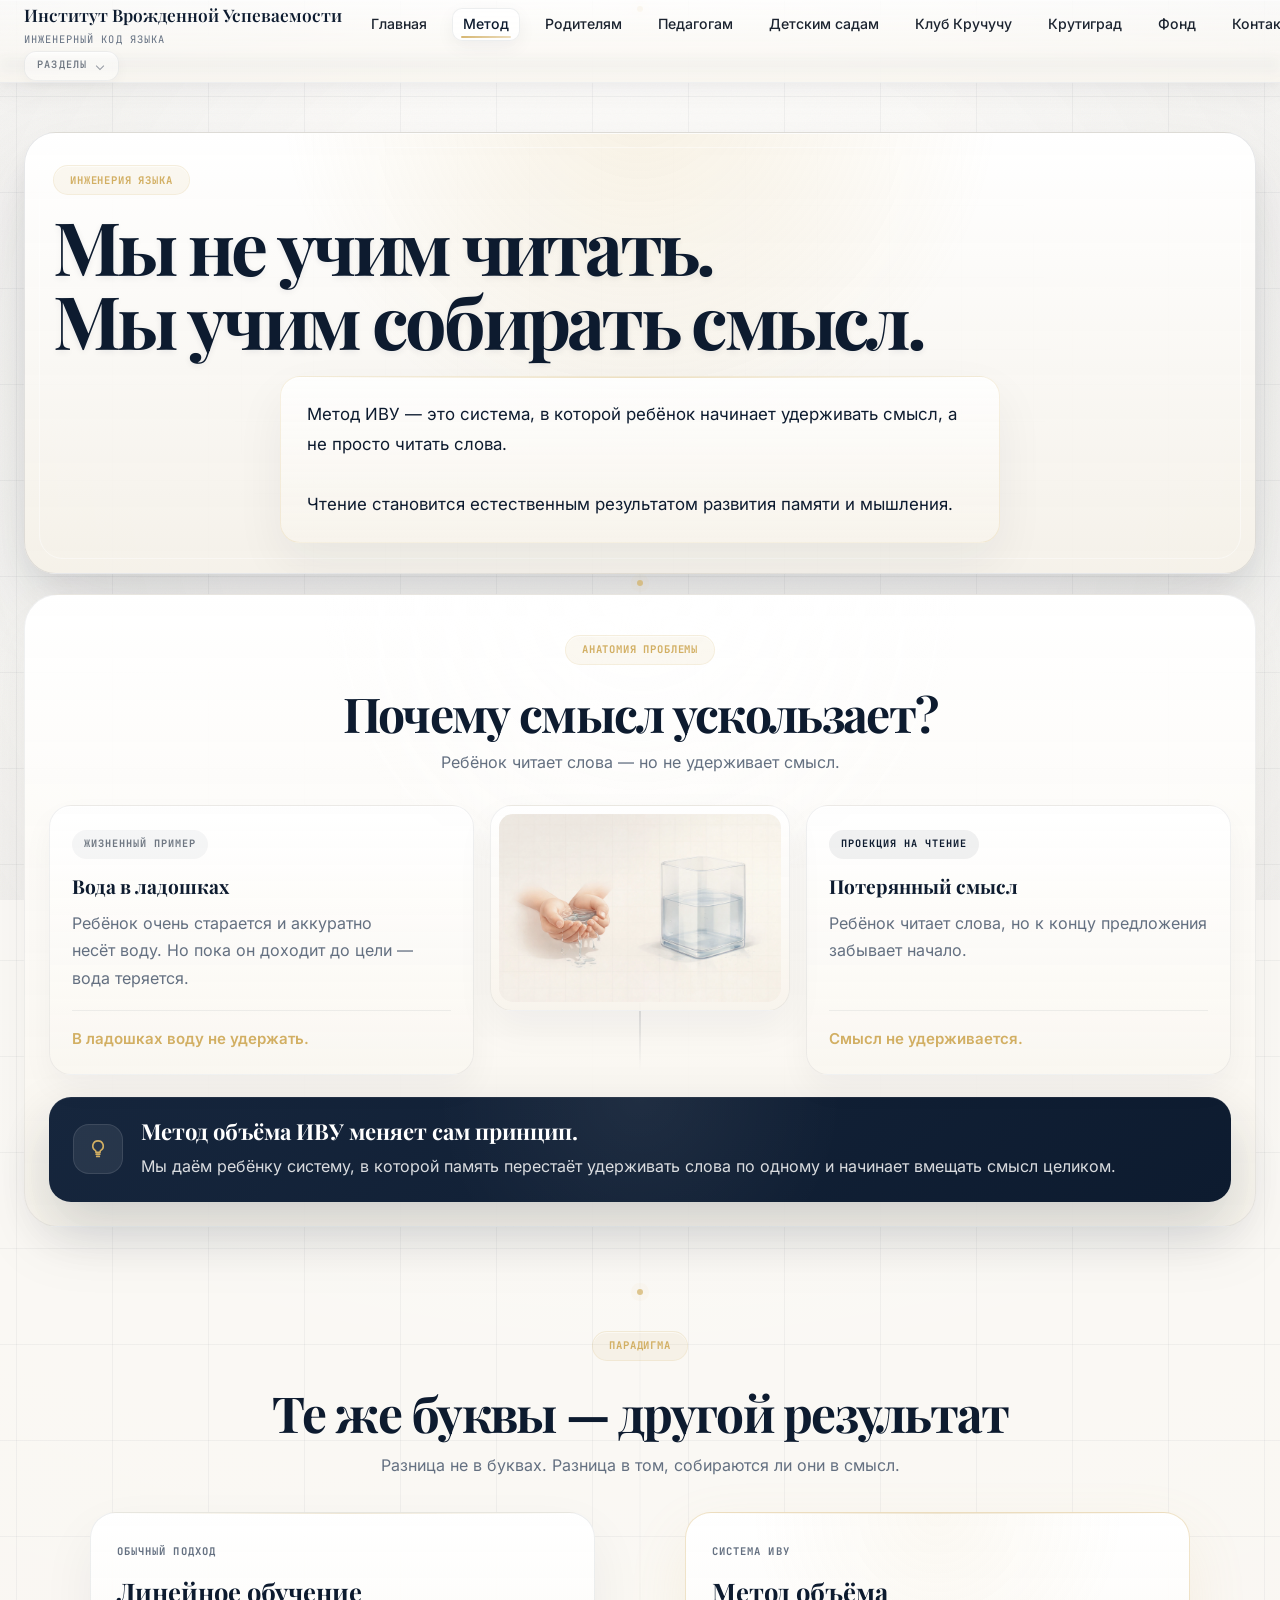
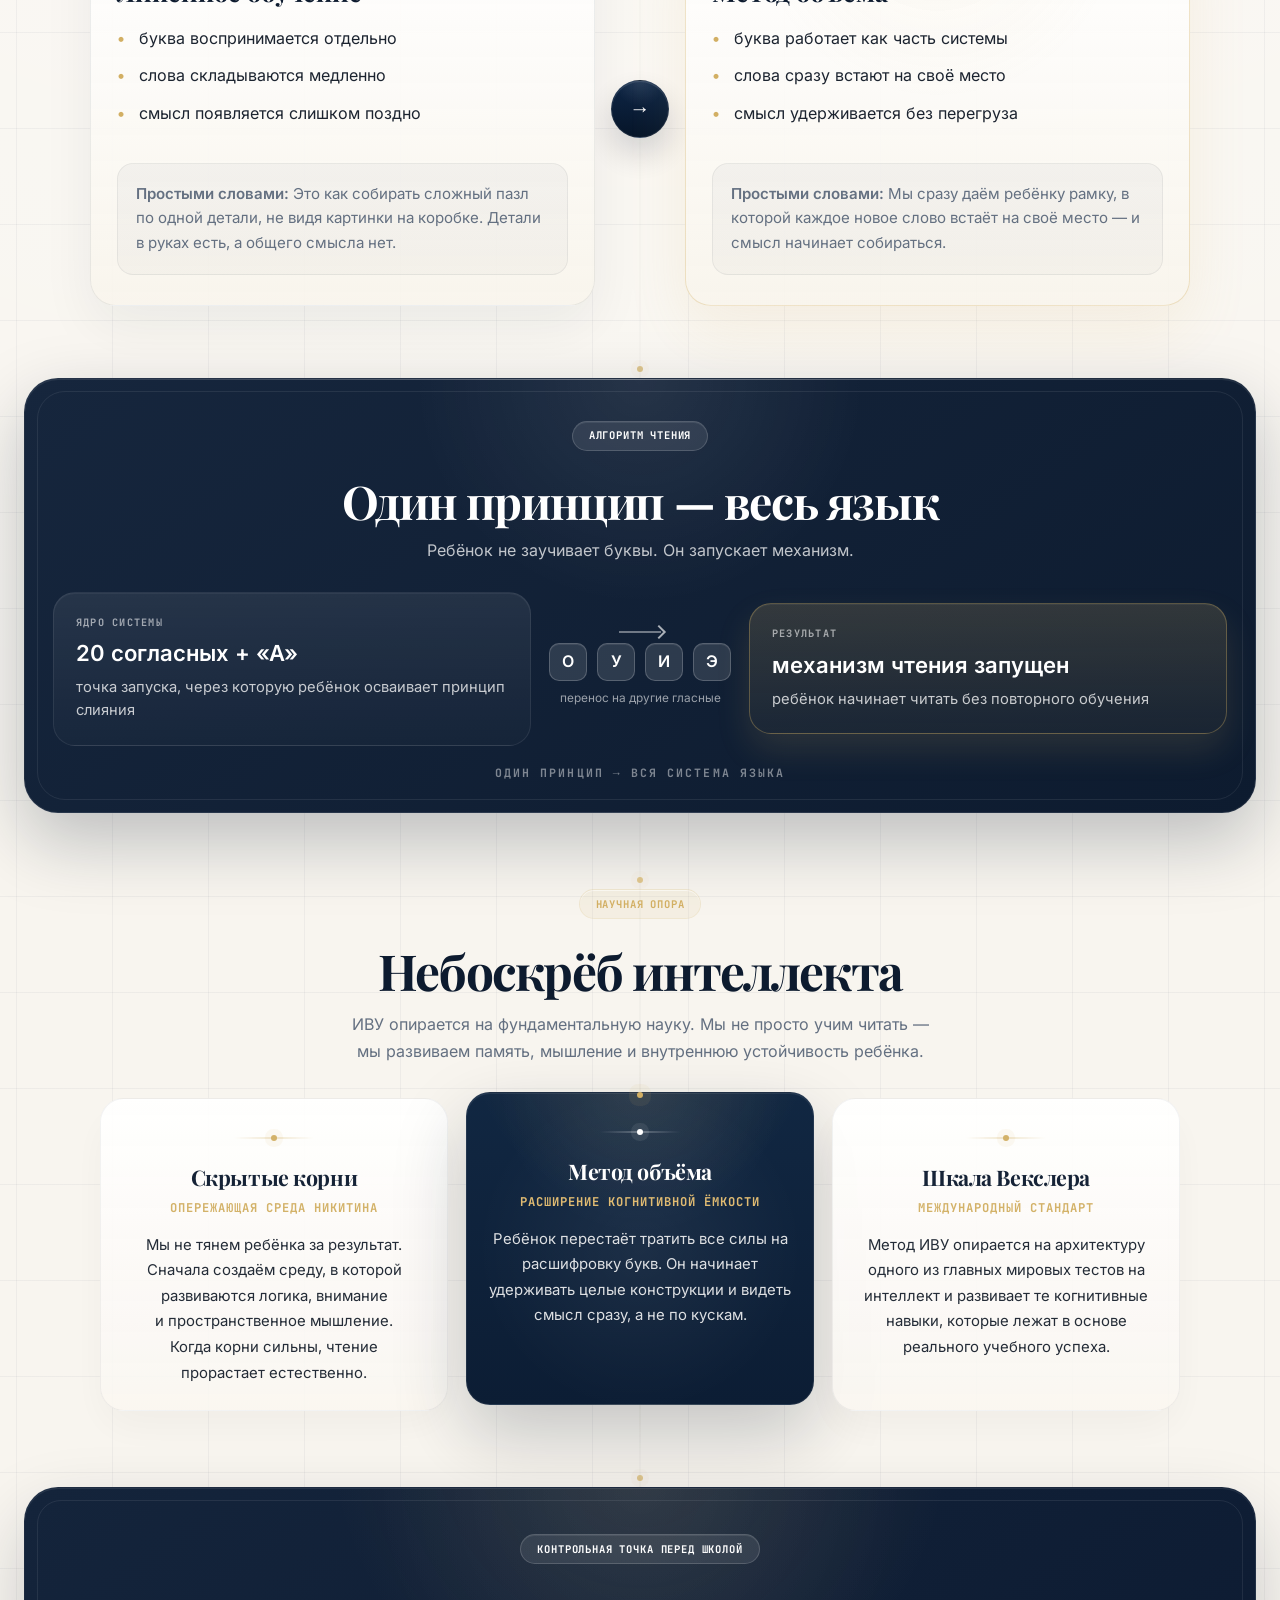
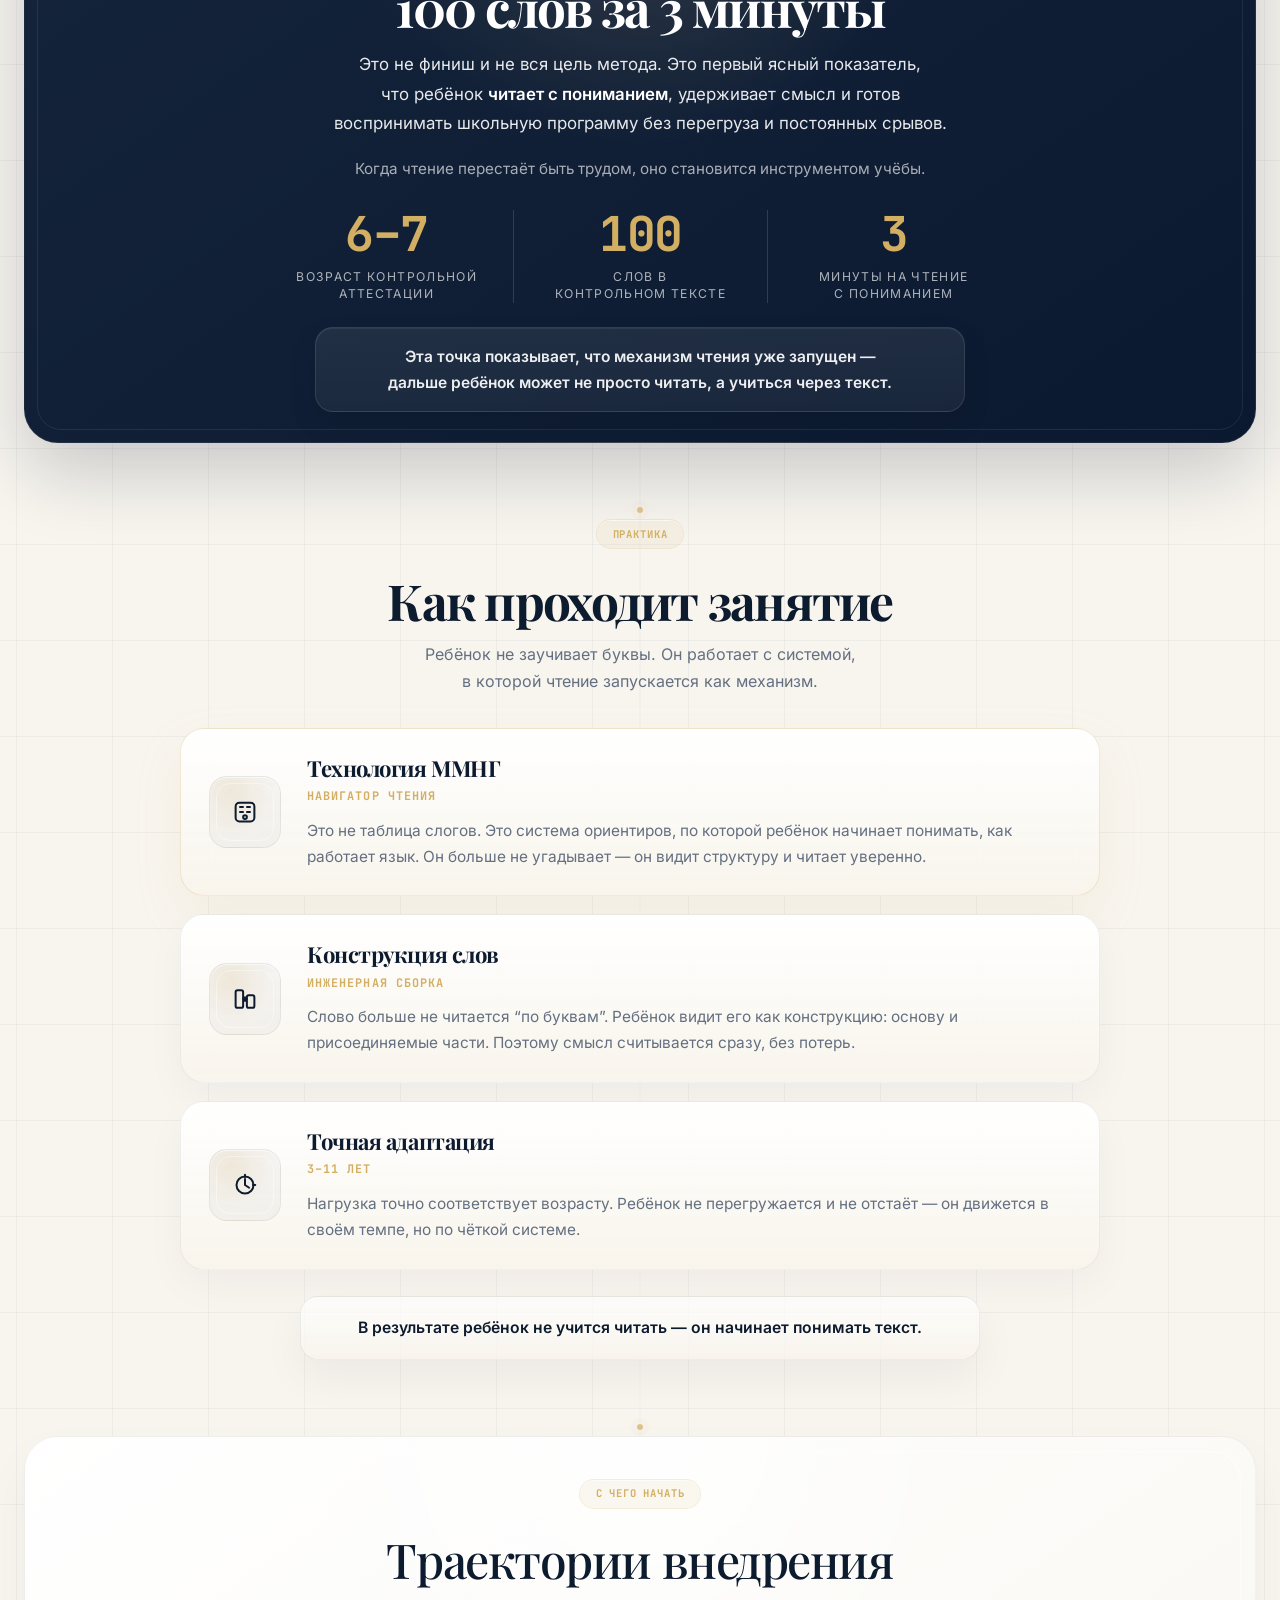
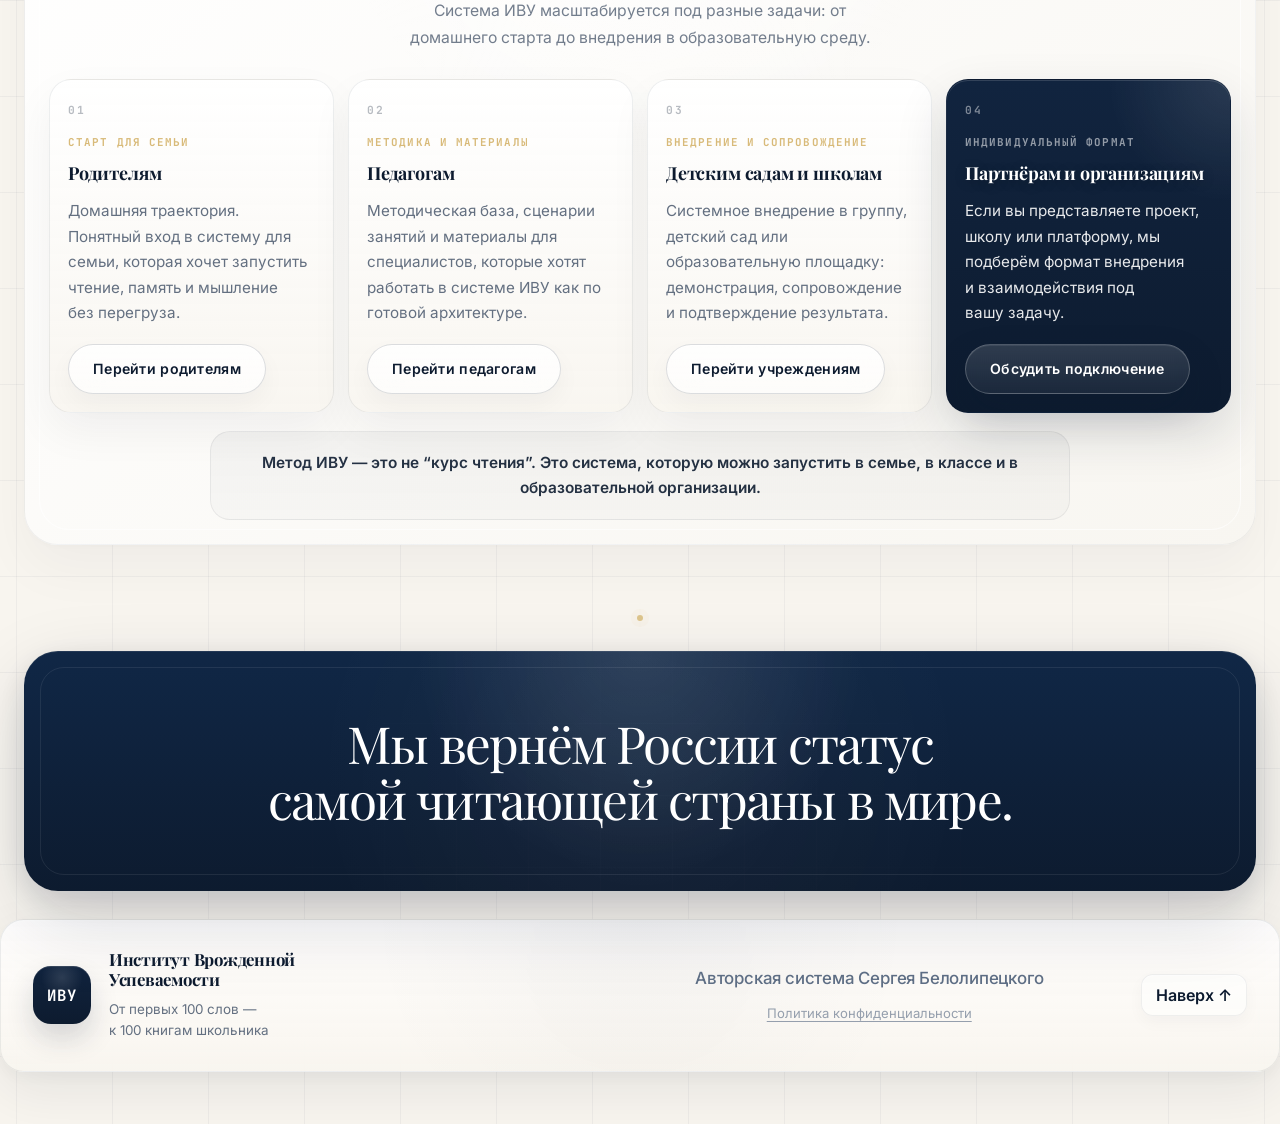
<file: system.html>
<!DOCTYPE html>
<html lang="ru">
<head>
  <meta charset="UTF-8">
  <meta name="viewport" content="width=device-width, initial-scale=1.0, viewport-fit=cover">
  <title>Метод ИВУ | Метод объёма и архитектура чтения</title>
  <meta name="description" content="Как работает метод ИВУ: от инженерии языка до дошкольной аттестации. Почему дети начинают читать быстро и с полным пониманием смысла.">
  <meta name="theme-color" content="#0d1b2f">
  <meta name="format-detection" content="telephone=no">

  <meta property="og:locale" content="ru_RU">
  <meta property="og:site_name" content="Институт Врожденной Успеваемости">
  <meta property="og:title" content="Метод объёма и Архитектура ИВУ">
  <meta property="og:description" content="Как работает метод ИВУ: от инженерии языка до дошкольной аттестации. Почему дети начинают читать быстро и с полным пониманием смысла.">
  <meta property="og:image" content="https://ТВОЙ_ДОМЕН_ИЛИ_ТВОЙ_GITHUB_PAGES_URL/favicon/og-image.png">
  <meta property="og:type" content="website">
  <meta property="og:url" content="https://ТВОЙ_ДОМЕН_ИЛИ_ТВОЙ_GITHUB_PAGES_URL/system.html">

  <meta name="twitter:card" content="summary_large_image">
  <meta name="twitter:title" content="Метод объёма и Архитектура ИВУ">
  <meta name="twitter:description" content="Как работает метод ИВУ: от инженерии языка до дошкольной аттестации.">
  <meta name="twitter:image" content="https://ТВОЙ_ДОМЕН_ИЛИ_ТВОЙ_GITHUB_PAGES_URL/favicon/og-image.png">

  <link rel="icon" href="favicon/favicon.ico">
  <link rel="icon" type="image/png" sizes="32x32" href="favicon/favicon-32x32.png">
  <link rel="icon" type="image/png" sizes="16x16" href="favicon/favicon-16x16.png">
  <link rel="apple-touch-icon" href="favicon/apple-touch-icon.png">
  <link rel="icon" type="image/png" sizes="192x192" href="favicon/android-chrome-192x192.png">
  <link rel="icon" type="image/png" sizes="512x512" href="favicon/android-chrome-512x512.png">

  <link rel="stylesheet" href="./style.css">
  <link rel="stylesheet" href="./system.css">
</head>
<body class="system-page">
  <div id="top"></div>


  <div class="noise-overlay"></div>

  <header class="header" id="header">
    <div class="container header__inner">

      <div class="header__brand">
        <a href="./index.html" class="header__logo">
          <span class="header__logo-title">Институт Врожденной Успеваемости</span>
          <span class="header__logo-sub">Инженерный код языка</span>
        </a>
      </div>

      <div class="nav-scroll-area">
      <button class="nav-scroll-btn nav-scroll-btn--left" type="button" aria-label="Прокрутить меню влево">
        <span>‹</span>
      </button>

        <nav class="nav" aria-label="Основная навигация">
          <a href="./index.html" class="nav__link">Главная</a>
          <a href="./system.html" class="nav__link is-active">Метод</a>
          <a href="./parents.html" class="nav__link">Родителям</a>
          <a href="./educators.html" class="nav__link">Педагогам</a>
          <a href="./kindergarten.html" class="nav__link">Детским садам</a>
          <a href="./club.html" class="nav__link">Клуб Кручучу</a>
          <a href="./krutigrad.html" class="nav__link">Крутиград</a>
          <a href="./foundation.html" class="nav__link">Фонд</a>
          <a href="./contacts.html" class="nav__link">Контакты</a>
        </nav>

       <button class="nav-scroll-btn nav-scroll-btn--right" type="button" aria-label="Прокрутить меню вправо">
        <span>›</span>
      </button>
    </div>

      <div class="page-sections-bar page-sections-bar--header">
        <div class="page-sections">
          <button
            class="page-sections__toggle"
            type="button"
            aria-expanded="false"
            aria-controls="page-sections-panel"
          >
            <span class="page-sections__label">Разделы</span>
            <span class="page-sections__icon"></span>
          </button>

          <div class="page-sections__panel" id="page-sections-panel" hidden>
            <a href="#hero" class="page-sections__link is-active">Старт</a>
            <a href="#problem" class="page-sections__link">Проблема</a>
            <a href="#magic" class="page-sections__link">Парадигма</a>
            <a href="#system-algorithm" class="page-sections__link">Алгоритм</a>
            <a href="#science" class="page-sections__link">Научная опора</a>
            <a href="#practice-point" class="page-sections__link">Контрольная точка</a>
            <a href="#practice" class="page-sections__link">Практика</a>
            <a href="#system-next" class="page-sections__link">Как начать</a>
          </div>
        </div>
      </div>

    </div>
  </header>

  <main class="page-flow">

   <section class="system-hero page-hero reveal" id="hero">
      <div class="container">
        <div class="system-hero__shell">
          <span class="system-chip">Инженерия языка</span>

          <h1 class="system-hero__title">
            <span class="system-hero__title-line">Мы не учим читать.</span>
            <span class="system-hero__title-line">Мы учим собирать смысл.</span>
          </h1>

          <p class="system-hero__statement">
            Метод ИВУ — это система,
            в которой ребёнок начинает удерживать смысл,
            а не просто читать слова.
            <br><br>
            Чтение становится естественным результатом
            развития памяти и мышления.
          </p>
        </div>
      </div>
    </section>

  <section class="memory-flow-final reveal" id="problem">
  <div class="container">
    <div class="memory-final">

      <div class="memory-final__head">
        <div class="system-chip">Анатомия проблемы</div>
        <h2 class="memory-final__title">Почему смысл ускользает?</h2>
        <p class="memory-final__subtitle">Ребёнок читает слова — но не удерживает смысл.</p>
      </div>

      <div class="memory-final__core">
        <article class="memory-card">
          <div class="memory-card__badge">Жизненный пример</div>
          <h3 class="memory-card__title">Вода в ладошках</h3>
          <p class="memory-card__text">
            Ребёнок очень старается и аккуратно несёт воду.
            Но пока он доходит до цели — вода теряется.
          </p>
          <div class="memory-card__accent">В ладошках воду не удержать.</div>
        </article>

        <div class="memory-visual" aria-hidden="true">
          <div class="memory-visual__image-wrapper">
            <img
              src="./img/system-memory-capacity.webp"
              alt="Вода в ладошках и ёмкость как метафора удержания смысла"
              loading="lazy"
              decoding="async"
            >
          </div>

          <div class="memory-visual__axis">
            <div class="drops">
              <span></span>
              <span></span>
              <span></span>
            </div>
          </div>
        </div>

        <article class="memory-card">
          <div class="memory-card__badge memory-card__badge--blue">Проекция на чтение</div>
          <h3 class="memory-card__title">Потерянный смысл</h3>
          <p class="memory-card__text">
            Ребёнок читает слова, но к концу предложения забывает начало.
          </p>
          <div class="memory-card__accent">Смысл не удерживается.</div>
        </article>
      </div>

      <div class="memory-solution">
        <div class="memory-solution__icon" aria-hidden="true">
          <svg viewBox="0 0 24 24" fill="none">
            <path d="M12 3.8a5.2 5.2 0 0 0-2.8 9.58c.48.32.75.86.75 1.43v.5h4.1v-.5c0-.58.28-1.1.77-1.42A5.2 5.2 0 0 0 12 3.8Z" />
            <path d="M10.2 17.2h3.6" />
            <path d="M10.7 19.4h2.6" />
          </svg>
        </div>

        <div class="memory-solution__content">
          <h3 class="memory-solution__title">Метод объёма ИВУ меняет сам принцип.</h3>
          <p class="memory-solution__text">
            Мы даём ребёнку систему, в которой память перестаёт удерживать слова по одному
            и начинает вмещать смысл целиком.
          </p>
        </div>
      </div>

    </div>
  </div>
</section> 

    <section class="system-puzzle reveal" id="magic">
      <div class="container">
        <div class="section-header section-header--system">
          <span class="system-chip">Парадигма</span>
          <h2>Те же буквы — другой результат</h2>
          <p>Разница не в буквах. Разница в том, собираются ли они в смысл.</p>
        </div>

        <div class="puzzle-grid">
          <article class="puzzle-card puzzle-card--regular">
            <div class="puzzle-card__badge">Обычный подход</div>
            <h3>Линейное обучение</h3>
            <ul class="puzzle-card__list">
              <li>буква воспринимается отдельно</li>
              <li>слова складываются медленно</li>
              <li>смысл появляется слишком поздно</li>
            </ul>
            <div class="puzzle-card__metaphor">
              <strong>Простыми словами:</strong>
              Это как собирать сложный пазл по одной детали, не видя картинки на коробке.
              Детали в руках есть, а общего смысла нет.
            </div>
          </article>

          <div class="puzzle-arrow" aria-hidden="true">→</div>

          <article class="puzzle-card puzzle-card--ivu">
            <div class="puzzle-card__badge">Система ИВУ</div>
            <h3>Метод объёма</h3>
            <ul class="puzzle-card__list">
              <li>буква работает как часть системы</li>
              <li>слова сразу встают на своё место</li>
              <li>смысл удерживается без перегруза</li>
            </ul>
            <div class="puzzle-card__metaphor">
              <strong>Простыми словами:</strong>
              Мы сразу даём ребёнку рамку, в которой каждое новое слово встаёт на своё место —
              и смысл начинает собираться.
            </div>
          </article>
        </div>
      </div>
    </section>

    <section class="system-algorithm reveal" id="system-algorithm">
      <div class="container">
        <div class="algorithm">

          <div class="algorithm__head">
            <div class="system-chip system-chip--light">Алгоритм чтения</div>
            <h2 class="algorithm__title">Один принцип — весь язык</h2>
            <p class="algorithm__subtitle">
              Ребёнок не заучивает буквы.
              Он запускает механизм.
            </p>
          </div>

          <div class="algorithm__core">
            <div class="algorithm__block">
              <div class="algorithm__label">ядро системы</div>
              <div class="algorithm__main">20 согласных + «А»</div>
              <div class="algorithm__note">
                точка запуска, через которую ребёнок осваивает принцип слияния
              </div>
            </div>

            <div class="algorithm__flow" aria-hidden="true">
              <div class="algorithm__arrow"></div>
              <div class="algorithm__vowels">
                <span>О</span>
                <span>У</span>
                <span>И</span>
                <span>Э</span>
              </div>
              <div class="algorithm__caption">перенос на другие гласные</div>
            </div>

            <div class="algorithm__block algorithm__block--result">
              <div class="algorithm__label">результат</div>
              <div class="algorithm__main">механизм чтения запущен</div>
              <div class="algorithm__note">
                ребёнок начинает читать без повторного обучения
              </div>
            </div>
          </div>

          <div class="algorithm__footer">
            один принцип → вся система языка
          </div>

        </div>
      </div>
    </section>

  <section class="system-architecture reveal" id="science">
  <div class="container">
    <div class="section-header section-header--system">
      <span class="system-chip">Научная опора</span>
      <h2>Небоскрёб интеллекта</h2>
      <p>ИВУ опирается на фундаментальную науку. Мы не просто учим читать — мы развиваем память, мышление и внутреннюю устойчивость ребёнка.</p>
    </div>

    <div class="architecture-grid">
      <article class="arch-card">
        <div class="arch-marker"></div>
        <h3>Скрытые корни</h3>
        <div class="arch-card__gold">Опережающая среда Никитина</div>
        <p>
          Мы не тянем ребёнка за результат.
          Сначала создаём среду, в которой развиваются логика,
          внимание и пространственное мышление.
          Когда корни сильны, чтение прорастает естественно.
        </p>
      </article>

      <article class="arch-card arch-card--center">
        <div class="arch-marker"></div>
        <h3>Метод объёма</h3>
        <div class="arch-card__gold">Расширение когнитивной ёмкости</div>
        <p>
          Ребёнок перестаёт тратить все силы на расшифровку букв.
          Он начинает удерживать целые конструкции
          и видеть смысл сразу, а не по кускам.
        </p>
      </article>

      <article class="arch-card">
        <div class="arch-marker"></div>
        <h3>Шкала Векслера</h3>
        <div class="arch-card__gold">Международный стандарт</div>
        <p>
          Метод ИВУ опирается на архитектуру одного из главных мировых тестов на интеллект
          и развивает те когнитивные навыки,
          которые лежат в основе реального учебного успеха.
        </p>
      </article>
    </div>
  </div>
</section>

    <section class="system-triumph reveal" id="practice-point">
      <div class="container">
        <div class="triumph-shell">

          <span class="system-chip system-chip--light">Контрольная точка перед школой</span>

          <h2 class="triumph-title">100 слов за 3 минуты</h2>

          <p class="triumph-lead">
            Это не финиш и не вся цель метода.
            Это первый ясный показатель, что ребёнок
            <strong>читает с пониманием</strong>,
            удерживает смысл и готов воспринимать школьную программу
            без перегруза и постоянных срывов.
          </p>

          <p class="triumph-note">
            Когда чтение перестаёт быть трудом, оно становится инструментом учёбы.
          </p>

          <div class="triumph-stats">

  <div class="stat-item">
    <div class="stat-item__number">6–7</div>
    <div class="stat-item__label">возраст контрольной аттестации</div>
  </div>

  <div class="stat-item stat-item--divider">
    <div class="stat-item__number">100</div>
    <div class="stat-item__label">слов в контрольном тексте</div>
  </div>

  <div class="stat-item stat-item--divider">
    <div class="stat-item__number">3</div>
    <div class="stat-item__label">минуты на чтение с пониманием</div>
  </div>

</div>
          <div class="triumph-result">
            Эта точка показывает, что механизм чтения уже запущен —
            дальше ребёнок может не просто читать,
            а учиться через текст.
          </div>

        </div>
      </div>
    </section>

    <section class="system-tools reveal" id="practice">
      <div class="container">

        <div class="section-header section-header--system">
          <span class="system-chip">Практика</span>
          <h2>Как проходит занятие</h2>
          <p>
            Ребёнок не заучивает буквы.
            Он работает с системой, в которой чтение запускается как механизм.
          </p>
        </div>

        <div class="tools-grid">

          <article class="tool-card">
            <div class="tool-card__icon" aria-hidden="true">
              <svg viewBox="0 0 24 24" fill="none">
                <rect x="4.5" y="4.5" width="15" height="15" rx="3" />
                <path d="M8 8h2.4" />
                <path d="M13.6 8H16" />
                <path d="M8 12h2.4" />
                <path d="M13.6 12H16" />
                <circle cx="12" cy="16" r="1.5" />
              </svg>
            </div>
            <div class="tool-card__content">
              <h3>Технология ММНГ</h3>
              <div class="tool-card__subtitle">Навигатор чтения</div>
              <p>
                Это не таблица слогов.
                Это система ориентиров, по которой ребёнок начинает понимать,
                как работает язык.
                Он больше не угадывает — он видит структуру и читает уверенно.
              </p>
            </div>
          </article>

          <article class="tool-card">
            <div class="tool-card__icon" aria-hidden="true">
              <svg viewBox="0 0 24 24" fill="none">
                <rect x="4.5" y="5" width="6" height="14" rx="1.5" />
                <rect x="13.5" y="9" width="6" height="10" rx="1.5" />
                <path d="M10.5 12h3" />
                <path d="M12 10.5v3" />
              </svg>
            </div>
            <div class="tool-card__content">
              <h3>Конструкция слов</h3>
              <div class="tool-card__subtitle">Инженерная сборка</div>
              <p>
                Слово больше не читается “по буквам”.
                Ребёнок видит его как конструкцию:
                основу и присоединяемые части.
                Поэтому смысл считывается сразу, без потерь.
              </p>
            </div>
          </article>

          <article class="tool-card">
            <div class="tool-card__icon" aria-hidden="true">
              <svg viewBox="0 0 24 24" fill="none">
                <circle cx="12" cy="12" r="6.8" />
                <path d="M12 7.2V12l3.3 2.2" />
                <path d="M12 3.8v1.8" />
                <path d="M20.2 12h-1.8" />
              </svg>
            </div>
            <div class="tool-card__content">
              <h3>Точная адаптация</h3>
              <div class="tool-card__subtitle">3–11 лет</div>
              <p>
                Нагрузка точно соответствует возрасту.
                Ребёнок не перегружается и не отстаёт —
                он движется в своём темпе,
                но по чёткой системе.
              </p>
            </div>
          </article>

        </div>

        <div class="tools-result">
          В результате ребёнок не учится читать —
          он начинает понимать текст.
        </div>

      </div>
    </section>

    <section class="system-next reveal" id="system-next">
      <div class="container">
        <div class="system-next__shell">

          <div class="system-next__head">
            <div class="system-chip">С чего начать</div>
            <h2 class="system-next__title">Траектории внедрения</h2>
            <p class="system-next__lead">
              Система ИВУ масштабируется под разные задачи:
              от домашнего старта до внедрения в образовательную среду.
            </p>
          </div>

          <div class="system-next__grid">

            <article class="system-next__card">
              <div class="system-next__num">01</div>
              <div class="system-next__mode">Старт для семьи</div>
              <h3>Родителям</h3>
              <p>
                Домашняя траектория.
                Понятный вход в систему для семьи, которая хочет запустить чтение,
                память и мышление без перегруза.
              </p>
              <a href="./parents.html" class="btn btn-outline">Перейти родителям</a>
            </article>

            <article class="system-next__card">
              <div class="system-next__num">02</div>
              <div class="system-next__mode">Методика и материалы</div>
              <h3>Педагогам</h3>
              <p>
                Методическая база, сценарии занятий и материалы
                для специалистов, которые хотят работать в системе ИВУ
                как по готовой архитектуре.
              </p>
              <a href="./educators.html" class="btn btn-outline">Перейти педагогам</a>
            </article>

            <article class="system-next__card">
              <div class="system-next__num">03</div>
              <div class="system-next__mode">Внедрение и сопровождение</div>
              <h3>Детским садам и школам</h3>
              <p>
                Системное внедрение в группу, детский сад или образовательную площадку:
                демонстрация, сопровождение и подтверждение результата.
              </p>
              <a href="./kindergarten.html" class="btn btn-outline">Перейти учреждениям</a>
            </article>

            <article class="system-next__card system-next__card--accent">
              <div class="system-next__num">04</div>
              <div class="system-next__mode">Индивидуальный формат</div>
              <h3>Партнёрам и организациям</h3>
              <p>
                Если вы представляете проект, школу или платформу,
                мы подберём формат внедрения и взаимодействия под вашу задачу.
              </p>
              <a href="./contacts.html#application-form" class="btn btn-primary">Обсудить подключение</a>
            </article>

          </div>

          <div class="system-next__final">
            <p>
              Метод ИВУ — это не “курс чтения”.
              Это система, которую можно запустить в семье, в классе и в образовательной организации.
            </p>
          </div>

        </div>
      </div>
    </section>

    <section class="site-manifesto reveal">
      <div class="container">
        <div class="site-manifesto-text">
          Мы вернём России статус<br>самой читающей страны в мире.
        </div>
      </div>
    </section>

  </main>

  <footer class="footer-minimal">
    <div class="container footer-minimal__inner">

      <div>
        <a href="./index.html" class="footer-minimal__logo-block">
          <div class="footer-minimal__logo-icon">ИВУ</div>
          <div class="footer-minimal__logo-text">
            <strong>Институт Врожденной<br>Успеваемости</strong>
            <span>От первых 100 слов —<br>к 100 книгам школьника</span>
          </div>
        </a>
      </div>

      <div class="footer-minimal__center">
  <span class="footer-minimal__center-title">
    Авторская система Сергея Белолипецкого
  </span>

  <a href="./privacy.html" class="footer-minimal__policy">
    Политика конфиденциальности
  </a>
</div>

      <div>
        <a href="#top" class="footer-minimal__up">Наверх ↑</a>
      </div>

    </div>
  </footer>

  <script src="./script.js"></script>
</body>
</html>
</file>
<file: style.css>
/* ==========================================================================
   FONTS
   ========================================================================== */

/* --- INTER --- */
@font-face {
  font-display: swap;
  font-family: 'Inter';
  font-style: normal;
  font-weight: 300;
  src: url('./fonts/inter-v20-cyrillic_latin-300.woff2') format('woff2');
}

@font-face {
  font-display: swap;
  font-family: 'Inter';
  font-style: normal;
  font-weight: 400;
  src: url('./fonts/inter-v20-cyrillic_latin-regular.woff2') format('woff2');
}

@font-face {
  font-display: swap;
  font-family: 'Inter';
  font-style: normal;
  font-weight: 500;
  src: url('./fonts/inter-v20-cyrillic_latin-500.woff2') format('woff2');
}

@font-face {
  font-display: swap;
  font-family: 'Inter';
  font-style: normal;
  font-weight: 600;
  src: url('./fonts/inter-v20-cyrillic_latin-600.woff2') format('woff2');
}

/* --- JETBRAINS MONO --- */
@font-face {
  font-display: swap;
  font-family: 'JetBrains Mono';
  font-style: normal;
  font-weight: 300;
  src: url('./fonts/jetbrains-mono-v24-cyrillic_latin-300.woff2') format('woff2');
}

@font-face {
  font-display: swap;
  font-family: 'JetBrains Mono';
  font-style: italic;
  font-weight: 300;
  src: url('./fonts/jetbrains-mono-v24-cyrillic_latin-300italic.woff2') format('woff2');
}

@font-face {
  font-display: swap;
  font-family: 'JetBrains Mono';
  font-style: normal;
  font-weight: 400;
  src: url('./fonts/jetbrains-mono-v24-cyrillic_latin-regular.woff2') format('woff2');
}

@font-face {
  font-display: swap;
  font-family: 'JetBrains Mono';
  font-style: italic;
  font-weight: 400;
  src: url('./fonts/jetbrains-mono-v24-cyrillic_latin-italic.woff2') format('woff2');
}

@font-face {
  font-display: swap;
  font-family: 'JetBrains Mono';
  font-style: normal;
  font-weight: 500;
  src: url('./fonts/jetbrains-mono-v24-cyrillic_latin-500.woff2') format('woff2');
}

@font-face {
  font-display: swap;
  font-family: 'JetBrains Mono';
  font-style: italic;
  font-weight: 500;
  src: url('./fonts/jetbrains-mono-v24-cyrillic_latin-500italic.woff2') format('woff2');
}

@font-face {
  font-display: swap;
  font-family: 'JetBrains Mono';
  font-style: normal;
  font-weight: 600;
  src: url('./fonts/jetbrains-mono-v24-cyrillic_latin-600.woff2') format('woff2');
}

@font-face {
  font-display: swap;
  font-family: 'JetBrains Mono';
  font-style: italic;
  font-weight: 600;
  src: url('./fonts/jetbrains-mono-v24-cyrillic_latin-600italic.woff2') format('woff2');
}

@font-face {
  font-display: swap;
  font-family: 'JetBrains Mono';
  font-style: normal;
  font-weight: 700;
  src: url('./fonts/jetbrains-mono-v24-cyrillic_latin-700.woff2') format('woff2');
}

@font-face {
  font-display: swap;
  font-family: 'JetBrains Mono';
  font-style: italic;
  font-weight: 700;
  src: url('./fonts/jetbrains-mono-v24-cyrillic_latin-700italic.woff2') format('woff2');
}

/* --- PLAYFAIR DISPLAY --- */
@font-face {
  font-display: swap;
  font-family: 'Playfair Display';
  font-style: normal;
  font-weight: 400;
  src: url('./fonts/playfair-display-v40-cyrillic_latin-regular.woff2') format('woff2');
}

@font-face {
  font-display: swap;
  font-family: 'Playfair Display';
  font-style: italic;
  font-weight: 400;
  src: url('./fonts/playfair-display-v40-cyrillic_latin-italic.woff2') format('woff2');
}

@font-face {
  font-display: swap;
  font-family: 'Playfair Display';
  font-style: normal;
  font-weight: 500;
  src: url('./fonts/playfair-display-v40-cyrillic_latin-500.woff2') format('woff2');
}

@font-face {
  font-display: swap;
  font-family: 'Playfair Display';
  font-style: italic;
  font-weight: 500;
  src: url('./fonts/playfair-display-v40-cyrillic_latin-500italic.woff2') format('woff2');
}

@font-face {
  font-display: swap;
  font-family: 'Playfair Display';
  font-style: normal;
  font-weight: 600;
  src: url('./fonts/playfair-display-v40-cyrillic_latin-600.woff2') format('woff2');
}

@font-face {
  font-display: swap;
  font-family: 'Playfair Display';
  font-style: italic;
  font-weight: 600;
  src: url('./fonts/playfair-display-v40-cyrillic_latin-600italic.woff2') format('woff2');
}

@font-face {
  font-display: swap;
  font-family: 'Playfair Display';
  font-style: normal;
  font-weight: 700;
  src: url('./fonts/playfair-display-v40-cyrillic_latin-700.woff2') format('woff2');
}

@font-face {
  font-display: swap;
  font-family: 'Playfair Display';
  font-style: italic;
  font-weight: 700;
  src: url('./fonts/playfair-display-v40-cyrillic_latin-700italic.woff2') format('woff2');
}

/* ==========================================================================
   TOKENS / RESET
   ========================================================================== */

:root {
  --ivory: #f8f5ef;
  --stone: #ece7dc;
  --stone-2: #ddd4c2;

  --navy: #0d1b2f;
  --navy-2: #11243f;

  --text-main: #1c2430;
  --text-muted: #647081;

  --line: rgba(13, 27, 47, 0.08);
  --line-strong: rgba(13, 27, 47, 0.14);

  --white-80: rgba(255, 255, 255, 0.8);
  --white-92: rgba(255, 255, 255, 0.92);
  --gold: #d2af63;

  --radius-sm: 14px;
  --radius-md: 20px;
  --radius-lg: 28px;

  --shadow-sm: 0 10px 30px rgba(13, 27, 47, 0.05);
  --shadow-md: 0 20px 60px rgba(13, 27, 47, 0.08);
  --shadow-lg: 0 30px 80px rgba(13, 27, 47, 0.12);

  --transition: 0.32s cubic-bezier(.22, .61, .36, 1);

  --font-heading: 'Playfair Display', serif;
  --font-text: 'Inter', sans-serif;
  --font-mono: 'JetBrains Mono', monospace;

  --header-offset-desktop: 132px;
  --header-offset-tablet: 172px;
  --header-offset-mobile: 180px;

  --section-space-desktop: 80px;
--section-space-tablet: 60px;
--section-space-mobile: 40px;

--section-space-tight-desktop: 56px;
--section-space-tight-tablet: 44px;
--section-space-tight-mobile: 28px;

--section-space-loose-desktop: 80px;
--section-space-loose-tablet: 60px;
--section-space-loose-mobile: 40px;
}

.page-hero {
  padding-top: var(--header-offset-desktop);
}

@media (max-width: 768px) {
  .page-hero {
    padding-top: var(--header-offset-tablet);
  }
}

@media (max-width: 560px) {
  .page-hero {
    padding-top: var(--header-offset-mobile);
  }
}

*,
*::before,
*::after {
  box-sizing: border-box;
}

html {
  scroll-behavior: smooth;
  scroll-padding-top: var(--header-offset-desktop);
  -webkit-text-size-adjust: 100%;
  text-size-adjust: 100%;
  overflow-x: hidden;
}

@media (max-width: 768px) {
  html {
    scroll-padding-top: var(--header-offset-tablet);
  }
}

@media (max-width: 560px) {
  html {
    scroll-padding-top: var(--header-offset-mobile);
  }
}

body {
  margin: 0;
  position: relative;
  max-width: 100%;
  overflow-x: hidden;

  font-family: var(--font-text);
  color: var(--text-main);
  line-height: 1.6;
  text-rendering: optimizeLegibility;

  background-color: var(--ivory);
  background-image:
    linear-gradient(rgba(13, 27, 47, 0.045) 1px, transparent 1px),
    linear-gradient(90deg, rgba(13, 27, 47, 0.045) 1px, transparent 1px),
    radial-gradient(circle at top center, rgba(255, 255, 255, 0.75), transparent 42%);
  background-size: 96px 96px, 96px 96px, auto;
  background-position: center top, center top, center top;
}

body::before {
  content: "";
  position: fixed;
  inset: 0;
  pointer-events: none;
  z-index: 0;
  background: radial-gradient(circle at center, rgba(255, 255, 255, 0) 54%, rgba(13, 27, 47, 0.04) 100%);
}

.noise-overlay {
  position: fixed;
  inset: 0;
  pointer-events: none;
  opacity: 0.03;
  z-index: 1;
  background-image: url("data:image/svg+xml;utf8,<svg xmlns='http://www.w3.org/2000/svg' width='140' height='140' viewBox='0 0 140 140'><filter id='n'><feTurbulence type='fractalNoise' baseFrequency='0.8' numOctaves='2' stitchTiles='stitch'/></filter><rect width='140' height='140' filter='url(%23n)' opacity='1'/></svg>");
}

a {
  color: inherit;
  text-decoration: none;
}

img,
svg {
  display: block;
  max-width: 100%;
}

img {
  height: auto;
}

h1,
h2,
h3,
h4 {
  margin: 0;
  font-family: var(--font-heading);
  color: var(--navy);
  line-height: 1.12;
  text-wrap: balance;
}

p {
  margin: 0;
  text-wrap: pretty;
}

button,
input,
textarea,
select {
  font: inherit;
  color: inherit;
}

select {
  appearance: none;
  -webkit-appearance: none;
  background-image: url("data:image/svg+xml;charset=UTF-8,%3Csvg xmlns='http://www.w3.org/2000/svg' width='24' height='24' viewBox='0 0 24 24' fill='none' stroke='%230A192F' stroke-width='2' stroke-linecap='round' stroke-linejoin='round'%3E%3Cpolyline points='6 9 12 15 18 9'%3E%3C/polyline%3E%3C/svg%3E");
  background-repeat: no-repeat;
  background-position: right 18px center;
  background-size: 18px;
  padding-right: 48px;
}
/* ==========================================================================
   LAYOUT
   ========================================================================== */

.container {
  width: 100%;
  max-width: 1320px;
  margin: 0 auto;
  padding-left: 24px;
  padding-right: 24px;
  min-width: 0;
}

.section-padding {
  padding-top: var(--section-space-desktop);
  padding-bottom: var(--section-space-desktop);
}

.section-padding--tight {
  padding-top: var(--section-space-tight-desktop);
  padding-bottom: var(--section-space-tight-desktop);
}

.section-padding--loose {
  padding-top: var(--section-space-loose-desktop);
  padding-bottom: var(--section-space-loose-desktop);
}

.section-header {
  text-align: center;
  max-width: 860px;
  margin: 0 auto 28px;
}

.section-header h2 {
  margin-bottom: 16px;
  font-size: clamp(2.2rem, 3.8vw, 3.4rem);
  letter-spacing: -0.03em;
  text-wrap: balance;
}

.section-header p {
  color: var(--text-muted);
  font-size: 1.06rem;
  line-height: 1.72;
}

/* ==========================================================================
   COMMON UI
   ========================================================================== */

.label {
  display: inline-flex;
  align-items: center;
  gap: 8px;
  padding: 11px 18px;
  border-radius: 999px;
  background: rgba(255,255,255,.78);
  border: 1px solid var(--line);
  box-shadow: var(--shadow-sm);

  color: var(--text-muted);
  font-family: var(--font-mono);
  font-size: .72rem;
  font-weight: 700;
  letter-spacing: .14em;
  text-transform: uppercase;
}

/* ==========================================================================
   BUTTONS — FINAL SYSTEM
   ========================================================================== */

.btn {
  display: inline-flex;
  align-items: center;
  justify-content: center;
  gap: 10px;

  min-height: 50px;
  padding: 14px 24px;
  min-width: 0;

  border-radius: 999px;
  border: 1px solid transparent;
  cursor: pointer;

  font-family: var(--font-text);
  font-size: .92rem;
  font-weight: 600;
  line-height: 1.15;
  letter-spacing: -0.01em;
  text-align: center;
  text-decoration: none;
  white-space: nowrap;

  transition:
    color var(--transition),
    background var(--transition),
    border-color var(--transition),
    box-shadow var(--transition),
    transform var(--transition),
    opacity var(--transition);
}

.btn-primary {
  color: #fff;
  background:
    radial-gradient(circle at 50% 0%, rgba(255,255,255,.08), transparent 38%),
    linear-gradient(180deg, var(--navy-2) 0%, var(--navy) 100%);
  box-shadow:
    0 16px 36px rgba(13,27,47,.18),
    inset 0 1px 0 rgba(255,255,255,.08);
}

.btn-primary:hover {
  transform: translateY(-2px);
  box-shadow:
    0 22px 48px rgba(13,27,47,.22),
    inset 0 1px 0 rgba(255,255,255,.1);
}

.btn-primary:active {
  transform: translateY(0);
  box-shadow:
    0 10px 22px rgba(13,27,47,.16),
    inset 0 1px 0 rgba(255,255,255,.06);
}

.btn-outline {
  color: var(--navy);
  background:
    linear-gradient(180deg, rgba(255,255,255,.82) 0%, rgba(255,255,255,.66) 100%);
  border-color: var(--line-strong);
  backdrop-filter: blur(14px);
  -webkit-backdrop-filter: blur(14px);
  box-shadow:
    0 10px 24px rgba(13,27,47,.04),
    inset 0 1px 0 rgba(255,255,255,.58);
}

.btn-outline:hover {
  color: #fff;
  background: linear-gradient(180deg, var(--navy-2) 0%, var(--navy) 100%);
  border-color: var(--navy);
  transform: translateY(-2px);
  box-shadow:
    0 18px 34px rgba(13,27,47,.14),
    inset 0 1px 0 rgba(255,255,255,.06);
}

.btn-outline:active {
  transform: translateY(0);
}

.btn-sm {
  min-height: 42px;
  padding: 10px 18px;
  font-size: .84rem;
}

.btn-lg {
  min-height: 56px;
  padding: 16px 28px;
  font-size: .98rem;
}

.btn-block {
  width: 100%;
}

.author-path-btn {
  display: inline-flex;
  align-items: center;
  justify-content: center;

  min-height: 46px;
  padding: 12px 18px;
  min-width: 0;

  border-radius: 999px;
  border: 1px solid rgba(13,27,47,.08);

  color: var(--navy);
  font-size: 0.95rem;
  font-weight: 500;
  line-height: 1.2;
  letter-spacing: -0.01em;
  text-align: center;
  white-space: normal;

  background: linear-gradient(
    180deg,
    rgba(255,255,255,.82),
    rgba(255,255,255,.62)
  );

  box-shadow:
    0 8px 20px rgba(13,27,47,.05),
    inset 0 1px 0 rgba(255,255,255,.7);

  transition:
    color var(--transition),
    background var(--transition),
    border-color var(--transition),
    box-shadow var(--transition),
    transform var(--transition);
}

.author-path-btn:hover {
  transform: translateY(-1px);
  box-shadow:
    0 12px 26px rgba(13,27,47,.08),
    inset 0 1px 0 rgba(255,255,255,.8);
}

.author-path-btn span {
  display: block;
}
/* ==========================================================================
   COMPONENTS
   ========================================================================== */

/* ==========================================================================
   YEAR CHIPS
   ========================================================================== */

.year-chip {
  display: flex;
  flex-direction: column;
  justify-content: flex-start;
  align-items: center;

  min-width: 88px;
  height: 88px;
  padding: 12px 8px 8px;

  border-radius: 18px;
  border: 1px solid var(--line);
  background: rgba(255,255,255,.65);

  text-align: center;

  transition:
    background var(--transition),
    border-color var(--transition),
    box-shadow var(--transition),
    transform var(--transition);
}

.year-chip__year {
  font-family: var(--font-heading);
  font-size: 0.95rem;
  font-weight: 600;
  color: var(--navy);
  line-height: 1.1;
  white-space: nowrap;
}

.year-chip__text {
  margin-top: 4px;
  max-width: 70px;

  color: var(--text-muted);
  font-size: 0.72rem;
  line-height: 1.2;
  text-align: center;

  white-space: normal;
  word-break: keep-all;
  overflow-wrap: normal;
  hyphens: none;
}

/* ==========================================================================
   YEAR CHIP CONTROLS — FOR HERO SLIDER
   ========================================================================== */

.control-btn {
  display: flex;
  align-items: stretch;
  justify-content: stretch;
  min-width: 0;
  min-height: 0;
  padding: 0;
  border: 0;
  background: transparent;
  box-shadow: none;
  cursor: pointer;
  transition: transform var(--transition);
}

.control-btn:hover {
  transform: translateY(-1px);
}

.control-btn .year-chip {
  width: 100%;
}

.control-btn.is-active .year-chip {
  background: linear-gradient(180deg, var(--navy-2) 0%, var(--navy) 100%);
  border-color: transparent;
  box-shadow: 0 12px 26px rgba(13,27,47,.18);
}

.control-btn.is-active .year-chip__year,
.control-btn.is-active .year-chip__text {
  color: #fff;
}

/* ==========================================================================
   FOCUS STATES
   ========================================================================== */

a:focus-visible,
button:focus-visible,
summary:focus-visible,
.page-sections__toggle:focus-visible,
.page-sections__link:focus-visible,
.nav__link:focus-visible,
.btn:focus-visible,
.author-path-btn:focus-visible {
  outline: 2px solid rgba(210, 175, 99, 0.95);
  outline-offset: 3px;
  border-radius: 10px;
}

.page-sections__toggle:focus-visible,
.btn:focus-visible,
.author-path-btn:focus-visible {
  box-shadow: 0 0 0 4px rgba(210, 175, 99, 0.18);
}

/* ==========================================================================
   REVEAL ANIMATION
   ========================================================================== */

.reveal {
  opacity: 1;
  transform: none;
}

.js .reveal {
  opacity: 0;
  transform: translateY(32px);
  transition:
    opacity .8s ease,
    transform .8s ease;
}

.js .reveal.active {
  opacity: 1;
  transform: translateY(0);
}

/* ==========================================================================
   ACCESSIBILITY — REDUCED MOTION
   ========================================================================== */

@media (prefers-reduced-motion: reduce) {
  html {
    scroll-behavior: auto;
  }

  *,
  *::before,
  *::after {
    animation: none !important;
    transition: none !important;
  }

  .reveal {
    opacity: 1 !important;
    transform: none !important;
  }
}
/* ==========================================================================
   HEADER
   ========================================================================== */

.header {
  position: fixed;
  inset: 0 0 auto 0;
  z-index: 1000;
  background:
    linear-gradient(180deg, rgba(255,255,255,.62) 0%, rgba(248,245,239,.88) 100%);
  border-bottom: 1px solid rgba(13,27,47,.06);
  backdrop-filter: blur(22px) saturate(140%);
  -webkit-backdrop-filter: blur(22px) saturate(140%);
  will-change: backdrop-filter;
  box-shadow:
    0 1px 0 rgba(255,255,255,.56) inset,
    0 10px 30px rgba(13,27,47,.05),
    0 2px 10px rgba(13,27,47,.035);
  transition:
    background var(--transition),
    box-shadow var(--transition),
    border-color var(--transition),
    backdrop-filter var(--transition);
}

.header::after {
  content: "";
  position: absolute;
  inset: auto 0 -1px 0;
  height: 24px;
  pointer-events: none;
  background: linear-gradient(
    180deg,
    rgba(13,27,47,0.08) 0%,
    rgba(13,27,47,0.035) 35%,
    rgba(13,27,47,0.012) 60%,
    rgba(13,27,47,0) 100%
  );
  filter: blur(6px);
  opacity: .6;
}

.header.scrolled {
  background:
    linear-gradient(180deg, rgba(255,255,255,.72) 0%, rgba(248,245,239,.94) 100%);
  border-bottom-color: rgba(13,27,47,.08);
  box-shadow:
    0 1px 0 rgba(255,255,255,.62) inset,
    0 16px 40px rgba(13,27,47,.08),
    0 4px 14px rgba(13,27,47,.05);
  backdrop-filter: blur(24px) saturate(145%);
  -webkit-backdrop-filter: blur(24px) saturate(145%);
}

.header__inner {
  width: min(1320px, 100%);
  margin: 0 auto;
  padding: 0 24px;
  display: grid;
  grid-template-columns: auto auto;
  justify-content: space-between;
  align-items: center;
  min-height: 82px;
}

.header__brand {
  display: flex;
  flex-direction: column;
  gap: 6px;
}

.header__logo {
  display: flex;
  flex-direction: column;
  gap: 2px;
}

.header__logo-title {
  font-family: var(--font-heading);
  font-size: 1.08rem;
  font-weight: 600;
  color: var(--navy);
}

.header__logo-sub {
  font-family: var(--font-mono);
  font-size: .65rem;
  color: var(--text-muted);
  letter-spacing: .1em;
  text-transform: uppercase;
}

.nav-scroll-area {
  position: relative;
  display: flex;
  justify-content: flex-start;
  align-items: center;
  min-width: 0;
}
.nav-scroll-btn {
  position: absolute;
  top: 50%;
  transform: translateY(-50%);
  width: 30px;
  height: 24px;
  border-radius: 8px;
  border: 1px solid rgba(13, 27, 47, 0.05);
  background: rgba(248, 245, 239, 0.92);
  box-shadow: 0 4px 12px rgba(13, 27, 47, 0.04);
  display: flex;
  align-items: center;
  justify-content: center;
  cursor: pointer;
  z-index: 4;
  transition:
    opacity 0.2s ease,
    background 0.2s ease,
    box-shadow 0.2s ease,
    transform 0.2s ease;
  backdrop-filter: blur(6px);
  -webkit-backdrop-filter: blur(6px);
}

.nav-scroll-btn--left {
  left: 4px;
}

.nav-scroll-btn--right {
  right: 4px;
}

.nav-scroll-btn span {
  font-size: 0.9rem;
  line-height: 1;
  color: rgba(13, 27, 47, 0.6);
}

.nav-scroll-btn:hover {
  background: #fff;
  box-shadow: 0 8px 20px rgba(13, 27, 47, 0.08);
}

.nav {
  display: flex;
  flex-wrap: nowrap;
  align-items: center;
  justify-content: flex-start;
  gap: 14px;
}

.nav__link {
  position: relative;
  display: inline-flex;
  align-items: center;
  justify-content: center;
  min-height: 32px;
  padding: 4px 10px;
  border-radius: 10px;
  border: 1px solid transparent;
  font-size: .88rem;
  font-weight: 500;
  color: var(--text-main);
  white-space: nowrap;
  transition:
    color var(--transition),
    background var(--transition),
    box-shadow var(--transition),
    border-color var(--transition),
    transform var(--transition);
}

.nav__link::after {
  content: "";
  position: absolute;
  left: 8px;
  right: 8px;
  bottom: 2px;
  height: 1.5px;
  border-radius: 999px;
  transform: scaleX(0);
  transform-origin: center;
  background: linear-gradient(
    90deg,
    rgba(210,175,99,.95),
    rgba(210,175,99,.45)
  );
  opacity: .95;
  transition: transform var(--transition), opacity var(--transition);
}

.nav__link:hover {
  color: var(--navy);
  background: rgba(255,255,255,.5);
  border-color: rgba(13,27,47,.06);
  box-shadow:
    0 6px 16px rgba(13,27,47,.04),
    inset 0 1px 0 rgba(255,255,255,.55);
  transform: translateY(-1px);
}

.nav__link:hover::after {
  transform: scaleX(1);
}

.nav__link.active,
.nav__link.is-active {
  color: var(--navy);
  font-weight: 500;
  background: rgba(255,255,255,.78);
  border-color: rgba(13,27,47,.07);
  box-shadow:
    0 6px 18px rgba(13,27,47,.05),
    inset 0 1px 0 rgba(255,255,255,.78);
}

.nav__link.active::after,
.nav__link.is-active::after {
  transform: scaleX(1);
}

/* ==========================================================================
   PAGE SECTIONS IN HEADER
   ========================================================================== */

.page-sections-bar--header {
  position: relative;
  display: flex;
  align-items: center;
  justify-content: flex-start;
}

.page-sections-bar--header .page-sections {
  position: relative;
}

.page-sections-bar--header .page-sections__toggle {
  position: relative;
  display: inline-flex;
  align-items: center;
  gap: 8px;
  min-height: 30px;
  padding: 0 12px;
  border-radius: 12px;
  border: 1px solid rgba(13,27,47,.06);
  background:
    linear-gradient(180deg, rgba(255,255,255,.7) 0%, rgba(255,255,255,.46) 100%);
  color: rgba(13,27,47,.58);
  font-family: var(--font-mono);
  font-size: .64rem;
  font-weight: 600;
  letter-spacing: .12em;
  text-transform: uppercase;
  box-shadow:
    0 4px 14px rgba(13,27,47,.035),
    inset 0 1px 0 rgba(255,255,255,.66);
  transition:
    background var(--transition),
    border-color var(--transition),
    box-shadow var(--transition),
    color var(--transition),
    transform var(--transition),
    opacity var(--transition);
}

.page-sections-bar--header .page-sections__toggle:hover {
  color: var(--navy);
  background:
    linear-gradient(180deg, rgba(255,255,255,.82) 0%, rgba(255,255,255,.58) 100%);
  border-color: rgba(13,27,47,.08);
  box-shadow:
    0 8px 18px rgba(13,27,47,.05),
    inset 0 1px 0 rgba(255,255,255,.74);
  transform: translateY(-1px);
}

.page-sections-bar--header .page-sections__toggle[aria-expanded="true"] {
  color: var(--navy);
  background:
    linear-gradient(180deg, rgba(255,255,255,.84) 0%, rgba(255,255,255,.62) 100%);
  border-color: rgba(13,27,47,.09);
  box-shadow:
    0 8px 20px rgba(13,27,47,.06),
    inset 0 1px 0 rgba(255,255,255,.76);
  opacity: 1;
}

.page-sections-bar--header .page-sections__label {
  line-height: 1;
  white-space: nowrap;
}

.page-sections-bar--header .page-sections__icon {
  position: relative;
  width: 10px;
  height: 10px;
  flex: 0 0 10px;
}

.page-sections-bar--header .page-sections__icon::before {
  content: "";
  position: absolute;
  top: 2px;
  left: 1px;
  width: 6px;
  height: 6px;
  border-right: 1.5px solid currentColor;
  border-bottom: 1.5px solid currentColor;
  transform: rotate(45deg);
  transition: transform var(--transition);
  opacity: .72;
}

.page-sections-bar--header .page-sections__toggle[aria-expanded="true"] .page-sections__icon::before {
  top: 4px;
  transform: rotate(225deg);
}

.page-sections-bar--header .page-sections__panel {
  position: absolute;
  top: calc(100% + 10px);
  left: 0;
  z-index: 1002;
  display: grid;
  gap: 6px;
  width: min(320px, calc(100vw - 32px));
  min-width: 220px;
  max-height: 70vh;
  overflow-y: auto;
  padding: 12px;
  border-radius: 18px;
  border: 1px solid rgba(13,27,47,.08);
  background:
    linear-gradient(180deg, rgba(255,255,255,.92) 0%, rgba(248,245,239,.94) 100%);
  backdrop-filter: blur(18px);
  -webkit-backdrop-filter: blur(18px);
  box-shadow:
    0 18px 40px rgba(13,27,47,.08),
    0 4px 12px rgba(13,27,47,.04),
    inset 0 1px 0 rgba(255,255,255,.7);
}

.page-sections-bar--header .page-sections__panel[hidden] {
  display: none !important;
}

.page-sections-bar--header .page-sections__link {
  display: flex;
  align-items: center;
  min-height: 36px;
  padding: 0 12px;
  border-radius: 10px;
  color: var(--text-main);
  font-size: .88rem;
  font-weight: 500;
  text-decoration: none;
  transition:
    background var(--transition),
    color var(--transition),
    transform var(--transition);
}

.page-sections-bar--header .page-sections__link:hover {
  background: rgba(13,27,47,.05);
  color: var(--navy);
  transform: translateX(2px);
}

.page-sections-bar--header .page-sections__link.is-active {
  background: rgba(13,27,47,.06);
  color: var(--navy);
}
/* ==========================================================================
   MANIFESTO
   ========================================================================== */

.site-manifesto {
  padding: 42px 0 0;
}

.site-manifesto-text {
  position: relative;
  overflow: hidden;
  padding: 64px 40px;
  text-align: center;
  border-radius: 34px;
  background:
    radial-gradient(circle at 50% 0%, rgba(255,255,255,.1), transparent 34%),
    radial-gradient(circle at 50% 50%, rgba(255,255,255,.04), transparent 52%),
    linear-gradient(180deg, #102746 0%, #0d1b2f 100%);
  color: #fff;
  font-family: var(--font-heading);
  font-size: clamp(2.1rem, 4vw, 3.35rem);
  line-height: 1.1;
  letter-spacing: -0.035em;
  box-shadow:
    0 28px 80px rgba(13,27,47,.16),
    0 10px 30px rgba(13,27,47,.12),
    inset 0 1px 0 rgba(255,255,255,.08);
}

.site-manifesto-text::before {
  content: "";
  position: absolute;
  inset: 0;
  pointer-events: none;
  background:
    linear-gradient(rgba(255,255,255,.035) 1px, transparent 1px),
    linear-gradient(90deg, rgba(255,255,255,.03) 1px, transparent 1px);
  background-size: 72px 72px;
  mask-image: radial-gradient(circle at center, rgba(0,0,0,.7) 0%, rgba(0,0,0,.24) 62%, rgba(0,0,0,0) 100%);
  -webkit-mask-image: radial-gradient(circle at center, rgba(0,0,0,.7) 0%, rgba(0,0,0,.24) 62%, rgba(0,0,0,0) 100%);
  opacity: .55;
}

.site-manifesto-text::after {
  content: "";
  position: absolute;
  inset: 16px;
  border-radius: 24px;
  border: 1px solid rgba(255,255,255,.08);
  pointer-events: none;
}

/* ==========================================================================
   FOOTER
   ========================================================================== */

.footer-minimal {
  padding: 28px 0 52px;
}

.footer-minimal__inner {
  position: relative;
  display: grid;
  grid-template-columns: minmax(260px, 1.1fr) minmax(320px, .95fr) auto;
  gap: 28px;
  align-items: center;
  padding: 30px 32px;
  border-radius: 24px;
  background:
    linear-gradient(180deg, rgba(255,255,255,.9) 0%, rgba(248,245,239,.86) 100%);
  backdrop-filter: blur(22px) saturate(135%);
  -webkit-backdrop-filter: blur(22px) saturate(135%);
  border: 1px solid rgba(13,27,47,.07);
  box-shadow:
    0 20px 54px rgba(13,27,47,.08),
    0 6px 18px rgba(13,27,47,.04),
    inset 0 1px 0 rgba(255,255,255,.72);
  overflow: hidden;
}

.footer-minimal__inner::before {
  content: "";
  position: absolute;
  inset: 0;
  pointer-events: none;
  background:
    radial-gradient(circle at 50% 0%, rgba(13,27,47,.03), transparent 42%);
}

.footer-minimal__logo-block {
  position: relative;
  z-index: 1;
  display: inline-flex;
  align-items: center;
  gap: 18px;
}

.footer-minimal__logo-icon {
  width: 58px;
  height: 58px;
  display: grid;
  place-items: center;
  border-radius: 18px;
  background:
    radial-gradient(circle at 50% 20%, rgba(255,255,255,.12), transparent 38%),
    linear-gradient(180deg, var(--navy-2) 0%, var(--navy) 100%);
  color: #fff;
  font-family: var(--font-mono);
  font-size: .98rem;
  font-weight: 700;
  letter-spacing: .08em;
  box-shadow:
    0 14px 28px rgba(13,27,47,.16),
    inset 0 1px 0 rgba(255,255,255,.12);
}

.footer-minimal__logo-text strong {
  display: block;
  font-family: var(--font-heading);
  font-size: 1.05rem;
  line-height: 1.16;
  letter-spacing: -0.015em;
  color: var(--navy);
}

.footer-minimal__logo-text span {
  display: block;
  margin-top: 10px;
  font-size: .84rem;
  color: var(--text-muted);
  line-height: 1.55;
}

/* центр — делаем премиальным */
.footer-minimal__center {
  position: relative;
  z-index: 1;
  text-align: center;
  display: flex;
  flex-direction: column;
  align-items: center;
  gap: 6px;
}

/* главная фраза */
.footer-minimal__center-title {
  color: #5f6f86;
  font-family: var(--font-text);
  font-size: 1.05rem;
  font-weight: 500;
  line-height: 1.4;
  letter-spacing: -0.012em;
}

/* политика — вторичный уровень */
.footer-minimal__policy {
  margin-top: 6px;
  font-size: .82rem;
  color: #8a95a5;
  text-decoration: underline;
  text-underline-offset: 3px;
  opacity: .9;
  transition:
    color var(--transition),
    opacity var(--transition);
}

.footer-minimal__policy:hover {
  opacity: 1;
  color: var(--navy);
}

/* кнопка вверх — чуть дороже */
.footer-minimal__up {
  position: relative;
  z-index: 1;
  display: inline-flex;
  align-items: center;
  gap: 6px;
  min-height: 42px;
  padding: 0 14px;
  border-radius: 12px;
  border: 1px solid rgba(13,27,47,.06);
  background: rgba(255,255,255,.5);
  color: var(--navy);
  font-weight: 600;
  white-space: nowrap;
  box-shadow:
    0 6px 16px rgba(13,27,47,.035),
    inset 0 1px 0 rgba(255,255,255,.62);
  transition:
    background var(--transition),
    border-color var(--transition),
    box-shadow var(--transition),
    transform var(--transition),
    color var(--transition);
}

.footer-minimal__up:hover {
  transform: translateY(-1px);
  background: rgba(255,255,255,.72);
  border-color: rgba(13,27,47,.08);
  color: var(--navy);
  box-shadow:
    0 10px 20px rgba(13,27,47,.05),
    inset 0 1px 0 rgba(255,255,255,.72);
}
/* ==========================================================================
   RESPONSIVE — FINAL
   ========================================================================== */

@media (max-width: 1200px) {
  .nav-scroll-area {
    width: 100%;
    min-height: 34px;
  }

  .nav {
    display: flex;
    align-items: center;
    flex-wrap: nowrap;
    justify-content: flex-start;
    gap: 16px;
    width: 100%;
    max-width: 100%;
    min-height: 34px;
    margin-left: 0;
    padding: 0 38px;
    overflow-x: auto;
    overflow-y: hidden;
    white-space: nowrap;
    -ms-overflow-style: none;
    scrollbar-width: none;
    scroll-snap-type: x proximity;
    -webkit-overflow-scrolling: touch;
  }

  .nav::-webkit-scrollbar {
    display: none;
  }

  .nav__link {
    flex: 0 0 auto;
  }

  .nav-scroll-area::before,
  .nav-scroll-area::after {
    content: "";
    position: absolute;
    top: 0;
    width: 34px;
    height: 100%;
    pointer-events: none;
    z-index: 2;
    transition: opacity 0.2s ease;
  }

  .nav-scroll-area::before {
    left: 0;
    background: linear-gradient(
      270deg,
      rgba(248, 245, 239, 0),
      rgba(248, 245, 239, 0.96)
    );
  }

  .nav-scroll-area::after {
    right: 0;
    background: linear-gradient(
      90deg,
      rgba(248, 245, 239, 0),
      rgba(248, 245, 239, 0.96)
    );
  }

  body.index-page .nav-scroll-area::before {
    opacity: 0;
  }

  body.index-page .nav {
    padding-left: 14px;
    padding-right: 38px;
  }
}

@media (max-width: 1024px) {
  .header__inner {
    min-height: 76px;
  }

  .footer-minimal__inner {
    grid-template-columns: 1fr;
    gap: 22px;
    text-align: center;
  }

  .footer-minimal__logo-block {
    justify-content: center;
  }

  .footer-minimal__up {
    justify-self: center;
  }
}

@media (max-width: 991px) {
  .section-padding {
    padding-top: var(--section-space-tablet);
    padding-bottom: var(--section-space-tablet);
  }

  .section-padding--tight {
    padding-top: var(--section-space-tight-tablet);
    padding-bottom: var(--section-space-tight-tablet);
  }

  .section-padding--loose {
    padding-top: var(--section-space-loose-tablet);
    padding-bottom: var(--section-space-loose-tablet);
  }
}

@media (max-width: 768px) {
  .section-header {
    margin-bottom: 42px;
  }

  .section-header h2 {
    font-size: 2rem;
  }

  .header__inner {
    display: flex;
    flex-direction: column;
    align-items: stretch;
    justify-content: center;
    gap: 8px;
    padding: 12px 24px 8px;
    min-height: 96px;
  }

  .page-sections-bar--header {
    order: 3;
    width: 100%;
    margin-top: 4px;
    display: flex;
    justify-content: flex-start;
  }

  .page-sections-bar {
    margin-top: 0;
  }

  .nav__link {
    display: inline-flex;
    align-items: center;
    justify-content: center;
    min-height: 34px;
    padding: 6px 10px;
    white-space: nowrap;
    font-size: 0.85rem;
    line-height: 1;
    scroll-snap-align: start;
  }

  .site-manifesto-text {
    padding: 44px 22px;
  }

  .page-sections__panel {
    width: min(300px, calc(100vw - 24px));
    max-height: 68vh;
    padding: 12px;
    border-radius: 16px;
  }

  .page-sections__link {
    font-size: 0.88rem;
    padding: 9px 10px;
  }
}

@media (max-width: 767px) {
  .section-padding {
    padding-top: var(--section-space-mobile);
    padding-bottom: var(--section-space-mobile);
  }

  .section-padding--tight {
    padding-top: var(--section-space-tight-mobile);
    padding-bottom: var(--section-space-tight-mobile);
  }

  .section-padding--loose {
    padding-top: var(--section-space-loose-mobile);
    padding-bottom: var(--section-space-loose-mobile);
  }
}

@media (max-width: 640px) {
  .site-manifesto {
    padding-top: 34px;
  }

  .site-manifesto-text {
    padding: 42px 22px;
    border-radius: 26px;
    font-size: clamp(1.7rem, 8vw, 2.45rem);
    line-height: 1.12;
  }

  .site-manifesto-text::after {
    inset: 10px;
    border-radius: 18px;
  }

  .footer-minimal {
    padding: 22px 0 42px;
  }

  .footer-minimal__inner {
    padding: 22px 18px;
    border-radius: 20px;
  }

  .footer-minimal__logo-block {
    gap: 14px;
    align-items: flex-start;
    justify-content: flex-start;
    text-align: left;
  }

  .footer-minimal__logo-icon {
    width: 52px;
    height: 52px;
    border-radius: 16px;
    flex: 0 0 52px;
  }

  .footer-minimal__logo-text strong {
    font-size: .98rem;
  }

  .footer-minimal__logo-text span {
    margin-top: 6px;
    font-size: .8rem;
    line-height: 1.5;
  }

  .footer-minimal__center {
    gap: 5px;
    text-align: center;
  }

  .footer-minimal__center-title {
    font-size: .95rem;
    line-height: 1.42;
  }

  .footer-minimal__policy {
    font-size: .8rem;
  }

  .footer-minimal__up {
    min-height: 40px;
    padding: 0 13px;
    justify-self: center;
  }

  .btn {
    min-height: 46px;
    padding: 12px 18px;
    font-size: .88rem;
  }

  .btn-lg {
    min-height: 50px;
    padding: 13px 20px;
    font-size: .92rem;
  }

  .btn-sm {
    min-height: 40px;
    padding: 9px 14px;
    font-size: .8rem;
  }

  .author-path-btn {
    width: 100%;
    max-width: 240px;
    margin: 0 auto;
    padding: 12px 14px;
    font-size: .88rem;
    line-height: 1.25;
    white-space: normal;
  }
}

@media (max-width: 560px) {
  .page-sections-bar {
    margin-top: 0;
  }

  .page-sections-bar--header {
    margin-top: 4px;
    justify-content: flex-start;
  }

  .page-sections-bar--header .page-sections__toggle {
    min-height: 28px;
    padding: 3px 9px;
    border-radius: 9px;
    opacity: 0.94;
  }

  .page-sections-bar--header .page-sections__label {
    font-size: 0.58rem;
    letter-spacing: 0.1em;
  }

  .page-sections__panel {
    min-width: min(260px, calc(100vw - 28px));
    top: calc(100% + 8px);
  }

  body.index-page .nav {
    padding-left: 10px;
    padding-right: 36px;
  }
}

@media (max-width: 480px) {
  .year-chip {
    min-width: 72px;
    height: 76px;
    padding: 8px 6px;
  }

  .year-chip__year {
    font-size: 0.85rem;
    white-space: nowrap;
  }

  .year-chip__text {
    max-width: 56px;
    font-size: 0.64rem;
    line-height: 1.18;
  }
}

@media (max-width: 360px) {
  .btn {
    min-height: 44px;
    padding: 11px 16px;
    font-size: .84rem;
    line-height: 1.2;
    white-space: normal;
  }

  .btn-sm {
    min-height: 38px;
    padding: 8px 12px;
    font-size: .78rem;
  }

  .btn-lg {
    min-height: 46px;
    padding: 12px 18px;
    font-size: .88rem;
  }

  .author-path-btn {
    max-width: 220px;
    font-size: .84rem;
  }

  .index-page .hero__author-controls {
    margin-top: 16px;
    gap: 6px;
    background: rgba(255,255,255,.55);
    border-radius: 18px;
    padding: 6px;
  }

  .year-chip {
    min-width: 0;
    height: 72px;
    padding: 10px 6px 6px;
    border-radius: 14px;
    background: transparent;
    border: none;
    box-shadow: none;
    justify-content: flex-start;
  }

  .year-chip__year {
    font-size: 0.72rem;
    line-height: 1.05;
    white-space: nowrap;
  }

  .year-chip__text {
    max-width: 46px;
    margin-top: 4px;
    font-size: 0.52rem;
    line-height: 1.1;
    white-space: normal;
    word-break: keep-all;
    overflow-wrap: normal;
    hyphens: none;
  }

  .control-btn.is-active .year-chip {
    background: linear-gradient(180deg, var(--navy-2), var(--navy));
    border-radius: 14px;
    box-shadow: 0 8px 16px rgba(13,27,47,.14);
  }

  .index-page .hero__info {
    padding: 18px 16px;
  }

  .index-page .ivu-explanation {
    font-size: 0.92rem;
    line-height: 1.6;
  }

  .index-page .ivu-explanation--accent {
    padding: 12px 12px;
    border-radius: 14px;
  }

  .index-page .hero-line-1 {
    font-size: clamp(2rem, 6vw, 2.6rem);
  }

  .index-page .hero-subline {
    font-size: 1.1rem;
  }

  .index-page .hero-accent,
  .index-page .hero-accent-note {
    font-size: 0.88rem;
  }
}

@media (max-width: 320px) {
  .index-page .hero-shell {
    padding: 18px 14px;
    border-radius: 26px;
  }

  .index-page .hero__grid {
    grid-template-columns: 1fr;
    gap: 16px;
  }

  .index-page .hero__author,
  .index-page .hero__info {
    border-radius: 22px;
  }

  .index-page .hero__info {
    padding: 20px 18px;
  }

  .index-page .hero__info-top {
    gap: 18px;
  }

  .index-page .hero__author-btn {
    margin-top: 12px;
  }

  .index-page .hero__author-btn.btn {
    min-height: 42px;
    padding: 10px 14px;
    font-size: 0.84rem;
  }

.year-chip {
  height: 70px;
  padding: 9px 5px 6px;
}

.year-chip__year {
  font-size: 0.68rem;
}

.year-chip__text {
  font-size: 0.48rem;
  line-height: 1.08;
  max-width: 38px;
  word-break: keep-all;
  overflow-wrap: normal;
}
}

@media (max-width: 280px) {
  html,
  body {
    overflow-x: hidden;
  }

  .container {
    width: 100%;
    padding-left: 12px;
    padding-right: 12px;
  }

  .section-header,
  .section-header--system,
  .memory-final__head,
  .system-page .section-header--system {
    margin-bottom: 24px;
  }

  h1,
  h2,
  h3,
  .hero-title,
  .system-hero__title,
  .memory-final__title,
  .section-header h2,
  .section-header--system h2 {
    max-width: 100%;
    font-size: clamp(1.7rem, 10vw, 2.2rem);
    line-height: 0.98;
    letter-spacing: -0.04em;
    word-break: break-word;
    overflow-wrap: anywhere;
    hyphens: auto;
    text-wrap: balance;
  }

  p,
  li,
  a,
  .memory-card__text,
  .system-hero__statement,
  .section-header p,
  .section-header--system p {
    overflow-wrap: anywhere;
    word-break: break-word;
  }

  .system-hero__shell,
  .memory-final,
  .memory-card,
  .memory-solution,
  .memory-visual,
  .result-card,
  .problem-card,
  .feature-card {
    min-width: 0;
    padding-left: 14px;
    padding-right: 14px;
  }

  .memory-final__core,
  .hero__grid,
  .problem-top,
  .result-grid,
  .problem-grid,
  .hero__features {
    grid-template-columns: 1fr !important;
  }

  .nav {
    gap: 12px;
    padding-left: 10px;
    padding-right: 34px;
  }

  .nav__link {
    font-size: 0.8rem;
    padding: 6px 8px;
  }

  .page-sections__panel {
    width: calc(100vw - 20px);
    min-width: 0;
  }

  .btn,
  .btn-sm,
  .btn-lg,
  .author-path-btn {
    width: 100%;
    max-width: 100%;
    white-space: normal;
    overflow-wrap: anywhere;
    word-break: break-word;
  }

  .memory-card__title,
  .result-card h3,
  .problem-card h4,
  .feature-card,
  .system-chip,
  .memory-card__badge {
    overflow-wrap: anywhere;
    word-break: break-word;
  }

  .memory-card__title,
  .result-card h3,
  .problem-card h4 {
    font-size: clamp(1.35rem, 8.5vw, 1.8rem);
    line-height: 1.02;
    letter-spacing: -0.03em;
  }
}

@media (min-width: 1201px) {
  .nav-scroll-btn {
    display: none;
  }

  .nav-scroll-area {
    padding-left: 18px;
  }
}

::selection {
  background: rgba(210, 175, 99, 0.25);
  color: var(--navy);
}
</file>
<file: index.css>
/* ==========================================================================
   INDEX PAGE — CLEAN PAGE STYLES
   Под этот новый index.html
   Использует глобальные токены/кнопки/сетку из style.css
   ========================================================================== */

body.index-page main {
  position: relative;
  z-index: 2;
}

/* ==========================================================================
   HELPERS
   ========================================================================== */

.index-page .text-muted {
  color: var(--text-muted);
}

.index-page .section-sub {
  max-width: 680px;
  margin: 10px auto 0;
  color: var(--text-muted);
  font-size: 1rem;
  line-height: 1.7;
}

.index-page .section-header--narrow {
  max-width: 780px;
}

.index-page .section-chip {
  display: inline-flex;
  align-items: center;
  min-height: 34px;
  padding: 0 14px;
  margin-bottom: 14px;
  border-radius: 999px;
  background: rgba(255,255,255,.76);
  border: 1px solid rgba(13,27,47,.08);
  color: rgba(13,27,47,.62);
  font-family: var(--font-mono);
  font-size: .68rem;
  font-weight: 600;
  letter-spacing: .14em;
  text-transform: uppercase;
  box-shadow: var(--shadow-sm);
}

.index-page .btn-sm {
  min-height: 42px;
  padding: 10px 18px;
  font-size: .82rem;
}


/* ==========================================================================
   HERO
   ========================================================================== */

.index-page .hero {
  position: relative;
}

.index-page .hero-shell {
  position: relative;
  padding: 28px 34px;
  border-radius: 34px;
  overflow: hidden;
  background: linear-gradient(180deg, rgba(255,255,255,.92) 0%, rgba(255,255,255,.82) 100%);
  border: 1px solid rgba(13,27,47,.08);
  box-shadow:
    0 28px 80px rgba(13,27,47,.08),
    inset 0 1px 0 rgba(255,255,255,.78);
}

.index-page .hero-shell::before {
  content: "";
  position: absolute;
  inset: 18px;
  border-radius: 24px;
  border: 1px solid rgba(255,255,255,.46);
  pointer-events: none;
}

.index-page .hero-head {
  position: relative;
  z-index: 2;
  max-width: 960px;
  margin: 0 auto 24px;
  text-align: center;
}

.index-page .hero-kicker {
  display: inline-flex;
  align-items: center;
  min-height: 34px;
  padding: 0 15px;
  margin-bottom: 14px;
  border-radius: 999px;
  background: rgba(255,255,255,.74);
  border: 1px solid rgba(13,27,47,.08);
  color: rgba(13,27,47,.6);
  font-family: var(--font-mono);
  font-size: .68rem;
  font-weight: 600;
  letter-spacing: .14em;
  text-transform: uppercase;
  box-shadow: var(--shadow-sm);
}

.index-page .hero-pretitle {
  margin-bottom: 14px;
  color: var(--text-muted);
  font-size: .95rem;
  letter-spacing: .02em;
}

.index-page .hero-title {
  margin-bottom: 18px;
}

.index-page .hero-line-1 {
  display: block;
  max-width: 900px;
  margin: 0 auto;
  font-size: clamp(2.5rem, 5vw, 4.4rem);
  line-height: .98;
  letter-spacing: -.045em;
  text-wrap: balance;
}

.index-page .hero-subline {
  max-width: 720px;
  margin: 10px auto 14px;
  color: var(--navy);
  font-family: var(--font-heading);
  font-size: clamp(1.35rem, 2.4vw, 2rem);
  line-height: 1.12;
  letter-spacing: -.02em;
  text-align: center;
}

.index-page .hero-accent {
  max-width: 760px;
  margin: 0 auto 6px;
  color: var(--navy);
  font-size: 1.02rem;
  line-height: 1.55;
  text-align: center;
}

.index-page .hero-accent-note {
  max-width: 720px;
  margin: 0 auto;
  color: var(--text-muted);
  font-size: .94rem;
  line-height: 1.7;
  text-align: center;
}

.index-page .hero-accent-note strong {
  color: var(--navy);
}

.index-page .text-accent {
  color: var(--gold);
  font-weight: 600;
}

.index-page .hero__grid {
  display: grid;
  grid-template-columns: minmax(320px, .86fr) minmax(0, 1.14fr);
  gap: 20px;
  align-items: stretch;
}

.index-page .hero__author,
.index-page .hero__info {
  position: relative;
  z-index: 2;
  border-radius: 28px;
  background: linear-gradient(180deg, rgba(255,255,255,.94) 0%, rgba(255,255,255,.86) 100%);
  border: 1px solid rgba(13,27,47,.07);
  box-shadow:
    0 18px 44px rgba(13,27,47,.06),
    inset 0 1px 0 rgba(255,255,255,.74);
}

.index-page .hero__author {
  display: flex;
  flex-direction: column;
  padding: 18px;
}

.index-page .hero__author-slides {
  position: relative;
  aspect-ratio: 0.84 / 1;
  border-radius: 22px;
  overflow: hidden;
  background:
    radial-gradient(circle at top, rgba(255,255,255,.86), rgba(236,231,220,.6)),
    linear-gradient(180deg, rgba(13,27,47,.04), rgba(13,27,47,.02));
}

.index-page .hero__author-img {
  position: absolute;
  inset: 0;
  width: 100%;
  height: 100%;
  object-fit: cover;
  object-position: center top;
  opacity: 0;
  transform: scale(1.02);
  transition: opacity .55s ease, transform .55s ease;
}

.index-page #slide-1 {
  object-position: center 12%;
}

.index-page #slide-2 {
  object-position: center 10%;
}

.index-page #slide-3 {
  object-position: center top;
}

.index-page .hero__author-img.is-active {
  opacity: 1;
  transform: scale(1);
}

.index-page .hero__author-controls {
  display: grid;
  grid-template-columns: repeat(3, minmax(0, 1fr));
  gap: 10px;
  margin-top: 14px;
}

.index-page .control-btn {
  display: flex;
  align-items: stretch;
  justify-content: stretch;
  min-width: 0;
  min-height: 0;
  padding: 0;
  border: 0;
  background: transparent;
  box-shadow: none;
  cursor: pointer;
  transition: transform var(--transition);
}

.index-page .control-btn:hover {
  transform: translateY(-1px);
}

.index-page .control-btn .year-chip {
  width: 100%;
}

.index-page .control-btn.is-active .year-chip {
  background: linear-gradient(180deg, var(--navy-2) 0%, var(--navy) 100%);
  border-color: transparent;
  box-shadow: 0 12px 26px rgba(13,27,47,.18);
}

.index-page .control-btn.is-active .year-chip__year,
.index-page .control-btn.is-active .year-chip__text {
  color: #fff;
}

.index-page .hero__author-btn {
  width: 100%;
  justify-content: center;
  margin-top: 14px;
}

.index-page .hero__info {
  display: flex;
  flex-direction: column;
  justify-content: space-between;
  padding: 28px 28px 26px;
}

.index-page .hero__info-top {
  display: grid;
  gap: 24px;
}

.index-page .hero__text {
  display: grid;
  gap: 14px;
}

.index-page .ivu-explanation {
  max-width: 720px;
  color: var(--text-main);
  font-size: 1.05rem;
  line-height: 1.78;
}

.index-page .ivu-explanation strong {
  color: var(--navy);
  font-weight: 700;
}

.index-page .ivu-explanation--accent {
  padding: 16px 18px;
  border-radius: 18px;
  background: rgba(13,27,47,.04);
  border: 1px solid rgba(13,27,47,.07);
  box-shadow: inset 0 1px 0 rgba(255,255,255,.52);
}

.index-page .hero__features {
  display: grid;
  grid-template-columns: repeat(3, minmax(0, 1fr));
  gap: 12px;
}

.index-page .feature-card {
  display: flex;
  flex-direction: column;
  justify-content: space-between;
  min-height: 110px;
  padding: 18px 16px;
  border-radius: 20px;
  background: linear-gradient(180deg, rgba(255,255,255,.82), rgba(255,255,255,.68));
  border: 1px solid rgba(13,27,47,.07);
  box-shadow: 0 14px 32px rgba(13,27,47,.05);
  color: var(--navy);
  font-family: var(--font-heading);
  font-size: 1.2rem;
  line-height: 1.08;
  text-align: left;
}

.index-page .feature-card span {
  display: block;
  margin-top: 12px;
  color: var(--text-muted);
  font-family: var(--font-text);
  font-size: .92rem;
  line-height: 1.45;
}

.index-page .hero__info-bottom {
  display: grid;
  gap: 16px;
  margin-top: 26px;
}

.index-page .hero__actions {
  display: flex;
  flex-wrap: wrap;
  gap: 12px;
}

.index-page .hero-cta-note {
  color: var(--text-muted);
  font-size: .92rem;
  line-height: 1.7;
}

/* ==========================================================================
   PROBLEM
   ========================================================================== */

.index-page .problem-band {
  position: relative;
}

.index-page .problem-shell {
  display: grid;
  gap: 22px;
}

.index-page .problem-top {
  display: grid;
  grid-template-columns: minmax(320px, .92fr) minmax(0, 1.08fr);
  gap: 22px;
  align-items: stretch;
  padding: 28px;
  border-radius: 28px;
  background: linear-gradient(180deg, rgba(255,255,255,.93) 0%, rgba(255,255,255,.84) 100%);
  border: 1px solid rgba(13,27,47,.07);
  box-shadow:
    0 18px 44px rgba(13,27,47,.05),
    inset 0 1px 0 rgba(255,255,255,.74);
}

.index-page .problem-top__title h2 {
  font-size: clamp(2.2rem, 3.8vw, 3.5rem);
  line-height: .98;
  letter-spacing: -.04em;
  color: var(--navy);
}

.index-page .problem-top__title .text-muted {
  display: block;
  margin-top: 10px;
  color: #6f7988;
}

.index-page .problem-top__content {
  display: grid;
  gap: 16px;
  align-content: start;
}

.index-page .problem-lead,
.index-page .problem-summary,
.index-page .problem-highlight {
  color: var(--text-main);
  font-size: 1rem;
  line-height: 1.78;
}

.index-page .problem-highlight {
  padding: 14px 16px;
  border-radius: 16px;
  background: linear-gradient(180deg, rgba(185,32,32,.06), rgba(185,32,32,.03));
  border: 1px solid rgba(185,32,32,.12);
}

.index-page .problem-summary strong,
.index-page .problem-highlight strong {
  color: var(--navy);
}

.index-page .problem-quote {
  position: relative;
  margin: 0;
  padding: 18px 18px 16px 20px;
  border-left: 2px solid rgba(168,42,42,.8);
  border-radius: 0 16px 16px 0;
  background: linear-gradient(180deg, rgba(13,27,47,.04), rgba(13,27,47,.03));
}

.index-page .problem-quote::before {
  content: "";
  position: absolute;
  inset: 0 auto 0 0;
  width: 3px;
  border-radius: 6px;
  background: linear-gradient(180deg, rgba(196,54,54,0), rgba(196,54,54,.75), rgba(196,54,54,0));
  opacity: .8;
}

.index-page .problem-quote p {
  color: var(--text-main);
  font-size: 1rem;
  line-height: 1.75;
}

.index-page .problem-quote cite {
  display: block;
  margin-top: 10px;
  color: var(--text-muted);
  font-style: normal;
  font-family: var(--font-mono);
  font-size: .72rem;
  letter-spacing: .12em;
  text-transform: uppercase;
}

.index-page .problem-flow {
  position: relative;
  height: 26px;
}

.index-page .problem-flow__line {
  position: absolute;
  top: 4px;
  left: 16.666%;
  right: 16.666%;
  height: 1px;
  background: linear-gradient(90deg, rgba(184,48,48,0), rgba(184,48,48,.35), rgba(184,48,48,0));
}

.index-page .problem-flow__arrow {
  position: absolute;
  top: 0;
  width: 12px;
  height: 12px;
  border-right: 1.5px solid rgba(184,48,48,.55);
  border-bottom: 1.5px solid rgba(184,48,48,.55);
  transform: rotate(45deg);
  animation: problemPulse 2.2s ease-in-out infinite;
}

.index-page .problem-flow__arrow:nth-child(2) {
  left: 16.666%;
}

.index-page .problem-flow__arrow:nth-child(3) {
  left: 50%;
  transform: translateX(-50%) rotate(45deg);
  animation-delay: .18s;
}

.index-page .problem-flow__arrow:nth-child(4) {
  right: 16.666%;
  animation-delay: .36s;
}

@keyframes problemPulse {
  0%, 100% {
    opacity: .32;
    transform: translateY(0) rotate(45deg);
  }
  50% {
    opacity: .95;
    transform: translateY(4px) rotate(45deg);
  }
}

.index-page .problem-grid {
  display: grid;
  grid-template-columns: repeat(3, minmax(0, 1fr));
  gap: 14px;
}

.index-page .problem-card {
  position: relative;
  padding: 22px 18px;
  border-radius: 20px;
  background: rgba(255,255,255,.78);
  border: 1px solid rgba(13,27,47,.06);
  box-shadow: 0 12px 28px rgba(13,27,47,.04);
  transition: transform var(--transition), box-shadow var(--transition), border-color var(--transition);
}

.index-page .problem-card--alert {
  background: linear-gradient(180deg, rgba(255,255,255,.86), rgba(255,255,255,.74));
  border-color: rgba(170,48,48,.12);
}

.index-page .problem-card--alert::before {
  content: "";
  position: absolute;
  top: 0;
  left: 18px;
  right: 18px;
  height: 2px;
  border-radius: 999px;
  background: linear-gradient(90deg, rgba(184,48,48,0), rgba(184,48,48,.75), rgba(184,48,48,0));
  opacity: .9;
}

.index-page .problem-card:hover {
  transform: translateY(-3px);
  box-shadow: 0 20px 40px rgba(13,27,47,.07);
  border-color: rgba(170,48,48,.22);
}

.index-page .problem-card h3 {
  margin-bottom: 8px;
  font-size: 1.16rem;
  line-height: 1.15;
}

.index-page .problem-card p {
  color: var(--text-muted);
  font-size: .96rem;
  line-height: 1.7;
}

/* ==========================================================================
   RESULT
   ========================================================================== */

.index-page .result-band {
  position: relative;
}

.index-page .result-shell {
  position: relative;
  padding: 42px 34px 34px;
  border-radius: 34px;
  background:
    radial-gradient(circle at 50% 0%, rgba(210,175,99,.08) 0%, rgba(210,175,99,.03) 18%, rgba(255,255,255,0) 40%),
    linear-gradient(180deg, rgba(255,255,255,.97) 0%, rgba(250,247,241,.92) 100%);
  border: 1px solid rgba(13,27,47,.08);
  box-shadow:
    0 34px 90px rgba(13,27,47,.08),
    inset 0 1px 0 rgba(255,255,255,.86);
  overflow: hidden;
}

.index-page .result-shell::before {
  content: "";
  position: absolute;
  inset: 16px;
  border-radius: 24px;
  border: 1px solid rgba(255,255,255,.56);
  pointer-events: none;
}

.index-page .result-header {
  position: relative;
  z-index: 1;
  text-align: center;
  max-width: 760px;
  margin: 0 auto 28px;
}

.index-page .result-header h2 {
  margin-bottom: 12px;
  font-size: clamp(2.6rem, 4vw, 4rem);
  line-height: .95;
  letter-spacing: -.045em;
  color: var(--navy);
  text-wrap: balance;
}

.index-page .result-quote {
  margin: 0;
  font-size: 1.2rem;
  line-height: 1.4;
  color: var(--navy);
  font-family: var(--font-heading);
  text-wrap: balance;
}

/* ========================
   ВЕРХНЯЯ ЛИНИЯ И СТРЕЛКИ
   ======================== */

.index-page .result-flow-top {
  position: relative;
  z-index: 1;
  display: flex;
  justify-content: space-between;
  align-items: flex-start;
  max-width: 760px;
  margin: 0 auto 18px;
  padding-top: 16px;
}

.index-page .result-flow-top::before {
  content: "";
  position: absolute;
  top: 14px;
  left: 8%;
  right: 8%;
  height: 1px;
  border-radius: 999px;
  background: linear-gradient(
    90deg,
    rgba(210,175,99,0),
    rgba(210,175,99,.55) 20%,
    rgba(210,175,99,.82) 50%,
    rgba(210,175,99,.55) 80%,
    rgba(210,175,99,0)
  );
  opacity: .9;
}

.index-page .result-flow-arrow {
  position: relative;
  z-index: 1;
  width: 8px;
  height: 8px;
  margin-top: 6px;
border-right: 1.2px solid rgba(210,175,99,.6);
border-bottom: 1.2px solid rgba(210,175,99,.6);
  transform: rotate(45deg);
  background: transparent;
}

/* ========================
   КАРТОЧКИ
   ======================== */

.index-page .result-grid {
  position: relative;
  z-index: 1;
  display: grid;
  grid-template-columns: repeat(4, minmax(0, 1fr));
  gap: 14px;
  margin-bottom: 18px;
}

.index-page .result-card {
  position: relative;
  min-height: 164px;
  padding: 20px 18px;
  border-radius: 20px;
  background:
    linear-gradient(180deg, rgba(255,255,255,.96) 0%, rgba(246,242,234,.9) 100%);
  border: 1px solid rgba(13,27,47,.08);
  box-shadow:
    0 18px 38px rgba(13,27,47,.06),
    inset 0 1px 0 rgba(255,255,255,.82);
  transition:
    transform .3s ease,
    box-shadow .3s ease,
    border-color .3s ease;
}

.index-page .result-card::before {
  content: "";
  position: absolute;
  top: 0;
  left: 18px;
  right: 18px;
  height: 1px;
  border-radius: 999px;
  background: linear-gradient(
    90deg,
    rgba(210,175,99,0),
    rgba(210,175,99,.42),
    rgba(210,175,99,0)
  );
  opacity: .9;
}

.index-page .result-card:hover {
  transform: translateY(-4px);
  box-shadow:
    0 28px 64px rgba(13,27,47,.12),
    inset 0 1px 0 rgba(255,255,255,.9);
  border-color: rgba(210,175,99,.32);
}

.index-page .result-card h3 {
  margin-bottom: 8px;
  font-size: 1.15rem;
  line-height: 1.15;
  color: var(--navy);
}

.index-page .result-card p {
  margin: 0;
  font-size: .95rem;
  color: var(--text-muted);
  line-height: 1.6;
}

/* ========================
   НИЖНЯЯ ЛИНИЯ И СТРЕЛКА
   ======================== */

.index-page .result-flow-bottom {
  position: relative;
  z-index: 1;
  display: flex;
  justify-content: center;
  margin: 18px 0;
}

.index-page .result-flow-line {
  position: absolute;
  top: 0;
  width: 160px;
  height: 1px;
  border-radius: 999px;
  background: linear-gradient(
    90deg,
    rgba(210,175,99,0),
    rgba(210,175,99,.42),
    rgba(210,175,99,0)
  );
  opacity: .9;
}

.index-page .result-flow-arrow-big {
  width: 10px;
  height: 10px;
  margin-top: 5px;
  border-right: 1.4px solid rgba(210,175,99,.62);
  border-bottom: 1.4px solid rgba(210,175,99,.62);
  transform: rotate(45deg);
  background: transparent;
}

/* ========================
   ИТОГ
   ======================== */

.index-page .result-summary-box {
  position: relative;
  z-index: 1;
  max-width: 720px;
  margin: 0 auto;
  padding: 18px 22px;
  border-radius: 20px;
  text-align: center;
  background:
    linear-gradient(180deg, rgba(13,27,47,.08) 0%, rgba(13,27,47,.05) 100%);
  border: 1px solid rgba(13,27,47,.12);
  box-shadow:
    0 14px 32px rgba(13,27,47,.06),
    inset 0 1px 0 rgba(255,255,255,.46);
}

.index-page .result-summary {
  margin: 0;
  font-size: 1.05rem;
  color: var(--navy);
  line-height: 1.7;
  font-weight: 500;
}

/* ========================
   КНОПКА
   ======================== */

.index-page .result-actions {
  position: relative;
  z-index: 1;
  display: flex;
  justify-content: center;
  margin-top: 22px;
}

.index-page .result-actions .btn {
  box-shadow: 0 18px 42px rgba(13,27,47,.16);
}

/* ==========================================================================
   VOLUME INTRO
   ========================================================================== */

.index-page .volume-intro-header {
  margin-bottom: 24px;
}

.index-page .volume-intro-header h2 {
  margin-bottom: 14px;
}

.index-page .method-lead {
  max-width: 760px;
  margin: 0 auto 12px;
  color: var(--navy);
  font-family: var(--font-heading);
  font-size: clamp(1.18rem, 2vw, 1.7rem);
  line-height: 1.34;
  letter-spacing: -.02em;
  text-wrap: balance;
}

.index-page .method-sub {
  max-width: 620px;
  margin: 0 auto;
  color: var(--text-muted);
  font-size: 1rem;
  line-height: 1.7;
  text-wrap: balance;
}

.index-page .volume-intro-shell {
  position: relative;
  padding: 22px 22px 20px;
  border-radius: 30px;
  background: linear-gradient(180deg, rgba(255,255,255,.78) 0%, rgba(248,244,236,.58) 100%);
  border: 1px solid rgba(13,27,47,.06);
  box-shadow:
    0 22px 54px rgba(13,27,47,.05),
    inset 0 1px 0 rgba(255,255,255,.74);
}

.index-page .volume-intro-grid {
  display: grid;
  grid-template-columns: minmax(0, 1fr) 84px minmax(0, 1fr);
  gap: 18px;
  align-items: stretch;
  margin-bottom: 18px;
}

.index-page .volume-intro-card {
  position: relative;
  min-height: 228px;
  padding: 28px 24px 24px;
  border-radius: 24px;
  border: 1px solid rgba(13,27,47,.08);
  box-shadow:
    0 16px 40px rgba(13,27,47,.05),
    inset 0 1px 0 rgba(255,255,255,.78);
  overflow: hidden;
}

.index-page .volume-intro-card::before {
  content: "";
  position: absolute;
  top: 0;
  left: 20px;
  right: 20px;
  height: 2px;
  border-radius: 999px;
  background: linear-gradient(
    90deg,
    rgba(13,27,47,0),
    rgba(13,27,47,.22),
    rgba(13,27,47,0)
  );
}

.index-page .volume-intro-card--soft {
  background: linear-gradient(180deg, rgba(255,255,255,.96) 0%, rgba(250,247,241,.92) 100%);
}

.index-page .volume-intro-card--accent {
  color: #fff;
  background:
    radial-gradient(circle at top right, rgba(255,255,255,.1), transparent 28%),
    linear-gradient(180deg, var(--navy-2) 0%, var(--navy) 100%);
  border-color: rgba(13,27,47,.18);
  box-shadow:
    0 22px 52px rgba(13,27,47,.14),
    inset 0 1px 0 rgba(255,255,255,.16);
}

.index-page .volume-intro-card--accent::before {
  background: linear-gradient(
    90deg,
    rgba(255,255,255,0),
    rgba(255,255,255,.48),
    rgba(255,255,255,0)
  );
}

.index-page .volume-intro-card__label {
  display: inline-flex;
  align-items: center;
  min-height: 30px;
  padding: 0 12px;
  margin-bottom: 14px;
  border-radius: 999px;
  background: rgba(13,27,47,.06);
  color: var(--navy);
  font-family: var(--font-mono);
  font-size: .66rem;
  font-weight: 700;
  letter-spacing: .14em;
  text-transform: uppercase;
}

.index-page .volume-intro-card--accent .volume-intro-card__label {
  background: rgba(255,255,255,.1);
  color: rgba(255,255,255,.9);
}

.index-page .volume-intro-card h3 {
  margin-bottom: 14px;
  font-size: 1.42rem;
  line-height: 1.08;
  color: var(--navy);
}

.index-page .volume-intro-card--accent h3 {
  color: #fff;
}

.index-page .volume-intro-list {
  display: grid;
  gap: 12px;
  margin: 0;
  padding: 0;
  list-style: none;
}

.index-page .volume-intro-list li {
  position: relative;
  padding-left: 18px;
  color: var(--text-main);
  font-size: .98rem;
  line-height: 1.68;
}

.index-page .volume-intro-list li::before {
  content: "";
  position: absolute;
  top: .72em;
  left: 0;
  width: 6px;
  height: 6px;
  border-radius: 50%;
  background: rgba(13,27,47,.26);
  transform: translateY(-50%);
}

.index-page .volume-intro-card--accent .volume-intro-list li {
  color: rgba(255,255,255,.92);
}

.index-page .volume-intro-card--accent .volume-intro-list li::before {
  background: rgba(255,255,255,.68);
}

.index-page .volume-intro-bridge {
  position: relative;
  display: flex;
  align-items: center;
  justify-content: center;
  min-height: 100%;
}

.index-page .volume-intro-bridge__line {
  position: absolute;
  top: 50%;
  left: 8px;
  right: 8px;
  height: 1px;
  background: linear-gradient(
    90deg,
    rgba(13,27,47,.08),
    rgba(210,175,99,.45),
    rgba(13,27,47,.08)
  );
  transform: translateY(-50%);
}

.index-page .volume-intro-bridge__dot {
  position: relative;
  z-index: 1;
  width: 14px;
  height: 14px;
  border-radius: 50%;
  background: #fff;
  border: 2px solid rgba(210,175,99,.72);
  box-shadow: 0 0 0 8px rgba(210,175,99,.08);
}

.index-page .volume-intro-bridge__arrow {
  position: absolute;
  top: 50%;
  right: 14px;
  width: 12px;
  height: 12px;
  border-right: 1.5px solid rgba(210,175,99,.72);
  border-bottom: 1.5px solid rgba(210,175,99,.72);
  transform: translateY(-50%) rotate(-45deg);
}

.index-page .volume-intro-summary {
  max-width: 760px;
  margin: 0 auto;
  padding: 18px 22px;
  border-radius: 20px;
  text-align: center;
  background: linear-gradient(180deg, rgba(255,255,255,.96) 0%, rgba(248,244,236,.92) 100%);
  border: 1px solid rgba(13,27,47,.09);
  box-shadow:
    0 16px 36px rgba(13,27,47,.05),
    inset 0 1px 0 rgba(255,255,255,.82);
}

.index-page .volume-intro-summary p {
  margin: 0;
  color: var(--navy);
  font-size: 1.02rem;
  line-height: 1.72;
}

.index-page .volume-intro-summary strong {
  font-weight: 700;
}

/* ==========================================================================
   A — ARBUZ
   ========================================================================== */

.index-page .anti-watermelon-header {
  margin-bottom: 24px;
}

.index-page .comparison__grid {
  display: grid;
  grid-template-columns: repeat(2, minmax(0, 1fr));
  gap: 20px;
  align-items: stretch;
  }

.index-page .comp-card {
  position: relative;
  padding: 10px;
  border-radius: 28px;
  background: linear-gradient(180deg, rgba(255,255,255,.94) 0%, rgba(250,247,241,.88) 100%);
  border: 1px solid rgba(13,27,47,.08);
  box-shadow:
    0 18px 46px rgba(13,27,47,.06),
    inset 0 1px 0 rgba(255,255,255,.8);
  transition: all var(--transition);
}

.index-page .comp-card.direct {
  box-shadow:
    0 22px 54px rgba(13,27,47,.08),
    inset 0 1px 0 rgba(255,255,255,.82);
}

.index-page .comp-card:hover {
  transform: translateY(-3px);
  box-shadow:
    0 26px 60px rgba(13,27,47,.1),
    inset 0 1px 0 rgba(255,255,255,.86);
}

.index-page .compare-visual-frame {
  position: relative;
  height: 100%;
  border-radius: 22px;
  overflow: hidden;
  background:
    radial-gradient(circle at top, rgba(255,255,255,.84), rgba(236,231,220,.66)),
    linear-gradient(180deg, rgba(13,27,47,.03), rgba(13,27,47,.02));
}

.index-page .compare-visual-frame--solution {
  background:
    radial-gradient(circle at top, rgba(255,255,255,.92), rgba(244,238,223,.78)),
    linear-gradient(180deg, rgba(13,27,47,.025), rgba(13,27,47,.015));
}

.index-page .compare-visual-image {
  width: 100%;
  height: auto;
  display: block;
  border-radius: 18px;
}

.index-page .anti-watermelon__note {
  max-width: 760px;
  margin: 14px auto 0;
  text-align: center;
  color: var(--text-muted);
  font-size: .98rem;
  line-height: 1.68;
}

/* ==========================================================================
   LANGUAGE CORE
   ========================================================================== */

.index-page #language-core {
  position: relative;
}

.index-page .language-core-shell {
  position: relative;
  padding: 28px 28px 26px;
  border-radius: 34px;
  background: linear-gradient(180deg, rgba(255,255,255,.96) 0%, rgba(249,246,239,.9) 100%);
  border: 1px solid rgba(13,27,47,.08);
  box-shadow:
    0 28px 76px rgba(13,27,47,.06),
    inset 0 1px 0 rgba(255,255,255,.84);
  overflow: hidden;
}

.index-page .language-core-shell::before {
  content: "";
  position: absolute;
  inset: 16px;
  border-radius: 24px;
  border: 1px solid rgba(255,255,255,.56);
  pointer-events: none;
}

.index-page .language-core-watermark {
  position: absolute;
  inset: 50% auto auto 50%;
  transform: translate(-50%, -50%);
  font-family: var(--font-heading);
  font-size: clamp(5.8rem, 17vw, 12.5rem);
  line-height: .9;
  letter-spacing: -.07em;
  color: rgba(13,27,47,.04);
  pointer-events: none;
  user-select: none;
  white-space: nowrap;
}

.index-page .language-core-header {
  position: relative;
  z-index: 1;
  margin-bottom: 24px;
}

.index-page .language-core-header .section-chip {
  margin-bottom: 16px;
}

.index-page .language-core-header h2 {
  max-width: 980px;
  margin: 0 auto 16px;
  font-size: clamp(2.35rem, 4.4vw, 3.9rem);
  line-height: .98;
  letter-spacing: -.05em;
  text-wrap: balance;
}

.index-page .language-core-pointer {
  position: relative;
  display: inline-block;
  margin-top: 10px;
  color: var(--navy);
}

.index-page .language-core-pointer::after {
  content: "";
  position: absolute;
  left: 14%;
  right: 14%;
  bottom: .08em;
  height: .14em;
  border-radius: 999px;
  background: linear-gradient(90deg, rgba(210,175,99,0), rgba(210,175,99,.32), rgba(210,175,99,0));
  z-index: -1;
}

.index-page .language-core-pointer::before {
  content: "↘";
  position: absolute;
  top: -14px;
  right: -18px;
  color: rgba(210,175,99,.8);
  font-size: .95rem;
  transform: rotate(-8deg);
}

.index-page .language-core-lead {
  max-width: 760px;
  margin: 0 auto;
  color: var(--text-muted);
  font-size: 1rem;
  line-height: 1.72;
}

.index-page .language-core-center {
  position: relative;
  z-index: 1;
  max-width: 700px;
  margin: 0 auto 24px;
  padding: 20px 22px;
  border-radius: 22px;
  background: linear-gradient(180deg, rgba(13,27,47,.05), rgba(13,27,47,.03));
  border: 1px solid rgba(13,27,47,.08);
  box-shadow:
    0 16px 36px rgba(13,27,47,.05),
    inset 0 1px 0 rgba(255,255,255,.68);
  text-align: center;
}

.index-page .language-core-formula {
  margin: 0;
  color: var(--navy);
  font-size: 1.05rem;
  line-height: 1.7;
}

.index-page .formula-main {
  display: block;
  font-size: 1.55rem;
  letter-spacing: .05em;
  font-weight: 700;
  margin-bottom: 4px;
}

.index-page .formula-desc {
  display: block;
  font-size: .76rem;
  letter-spacing: .16em;
  text-transform: uppercase;
  opacity: .5;
  margin-bottom: 12px;
}

.index-page .language-core-note {
  margin: 10px auto 0;
  max-width: 520px;
  font-size: .92rem;
  line-height: 1.6;
  color: var(--text-muted);
}

.index-page .language-core-grid {
  position: relative;
  z-index: 1;
  display: grid;
  grid-template-columns: repeat(2, minmax(0, 1fr));
  gap: 16px;
  max-width: 880px;
  margin: 0 auto;
}

.index-page .language-core-card {
  padding: 22px 20px 20px;
  border-radius: 22px;
  background: linear-gradient(180deg, rgba(255,255,255,.94), rgba(248,244,236,.9));
  border: 1px solid rgba(13,27,47,.08);
  box-shadow:
    0 14px 34px rgba(13,27,47,.05),
    inset 0 1px 0 rgba(255,255,255,.78);
  transition: all var(--transition);
}

.index-page .language-core-card:hover {
  transform: translateY(-3px);
  box-shadow:
    0 20px 48px rgba(13,27,47,.08),
    inset 0 1px 0 rgba(255,255,255,.82);
}

.index-page .language-core-card--accent {
  background:
    radial-gradient(circle at top right, rgba(255,255,255,.12), transparent 28%),
    linear-gradient(180deg, var(--navy-2) 0%, var(--navy) 100%);
  border-color: rgba(13,27,47,.18);
  box-shadow:
    0 20px 48px rgba(13,27,47,.14),
    inset 0 1px 0 rgba(255,255,255,.16);
}

.index-page .language-core-card h3 {
  margin-bottom: 10px;
  font-size: 1.28rem;
  line-height: 1.08;
  color: var(--navy);
}

.index-page .language-core-card p {
  margin: 0;
  color: var(--text-main);
  font-size: .97rem;
  line-height: 1.66;
}

.index-page .language-core-card--accent h3,
.index-page .language-core-card--accent p {
  color: #fff;
}

/* ==========================================================================
   ROUTE — FINAL PREMIUM CLEAN
   ========================================================================== */

.index-page .funnel-band {
  position: relative;
}

.index-page .funnel-band .container {
  position: relative;
}

.index-page .funnel-band__shell {
  position: relative;
  padding: 22px 24px 22px;
  border-radius: 34px;
  overflow: hidden;
  background: linear-gradient(180deg, rgba(255,255,255,.96), rgba(249,246,239,.92));
  border: 1px solid rgba(13,27,47,.08);
  box-shadow:
    0 28px 72px rgba(13,27,47,.07),
    inset 0 1px 0 rgba(255,255,255,.82);
}

.index-page .funnel-band__shell::before {
  content: "";
  position: absolute;
  inset: 16px;
  border-radius: 24px;
  border: 1px solid rgba(255,255,255,.56);
  pointer-events: none;
}

.index-page .funnel-layout {
  position: relative;
  z-index: 1;
  display: grid;
  grid-template-columns: minmax(300px, .82fr) minmax(0, 1.18fr);
  gap: 24px;
  align-items: center;
}

.index-page .funnel-intro {
  max-width: 430px;
  padding: 6px 8px 6px 6px;
}

.index-page .funnel-band__kicker {
  display: inline-flex;
  align-items: center;
  justify-content: center;
  min-height: 28px;
  padding: 0 10px;
  margin: 0 0 18px;
  border-radius: 999px;
  background: rgba(255,255,255,.84);
  border: 1px solid rgba(13,27,47,.08);
  color: rgba(13,27,47,.58);
  font-family: var(--font-mono);
  font-size: .58rem;
  font-weight: 700;
  letter-spacing: .12em;
  text-transform: uppercase;
  line-height: 1;
  box-shadow: var(--shadow-sm);
}

.index-page .funnel-intro h2 {
  margin: 0 0 20px;
  max-width: 390px;
  font-size: clamp(2.2rem, 4vw, 3.45rem);
  line-height: 1.02;
  letter-spacing: -0.04em;
  text-wrap: balance;
}

.index-page .funnel-intro__lead {
  max-width: 390px;
  margin: 0 0 22px;
  color: var(--text-muted);
  font-size: 1rem;
  line-height: 1.78;
}

.index-page .funnel-intro__summary {
  max-width: 375px;
  margin: 0;
  padding: 14px 16px;
  border-radius: 16px;
  background: linear-gradient(180deg, rgba(255,255,255,.84), rgba(246,241,233,.74));
  border: 1px solid rgba(13,27,47,.07);
  color: rgba(13,27,47,.88);
  font-size: .92rem;
  line-height: 1.68;
  box-shadow:
    0 12px 28px rgba(13,27,47,.04),
    inset 0 1px 0 rgba(255,255,255,.76);
}

.index-page .funnel-path {
  position: relative;
  display: grid;
  gap: 14px;
  padding-left: 34px;
}

.index-page .funnel-path__line {
  position: absolute;
  top: 12px;
  bottom: 12px;
  left: 12px;
  width: 2px;
  border-radius: 999px;
  background: linear-gradient(
    180deg,
    rgba(13,27,47,.08),
    rgba(13,27,47,.18) 24%,
    rgba(210,175,99,.42) 52%,
    rgba(13,27,47,.18) 80%,
    rgba(13,27,47,.08)
  );
}

.index-page .funnel-node {
  position: relative;
}

.index-page .funnel-node__marker {
  position: absolute;
  top: 24px;
  left: -34px;
  width: 14px;
  height: 14px;
  border-radius: 50%;
  background: #fff;
  border: 2px solid rgba(13,27,47,.22);
  box-shadow:
    0 0 0 5px rgba(13,27,47,.04),
    0 0 0 10px rgba(13,27,47,.02);
}

.index-page .funnel-node--accent .funnel-node__marker {
  border-color: rgba(210,175,99,.88);
  box-shadow:
    0 0 0 5px rgba(210,175,99,.12),
    0 0 0 10px rgba(210,175,99,.04);
}

.index-page .funnel-node__card {
  position: relative;
  padding: 18px 18px 16px;
  border-radius: 22px;
  background: linear-gradient(180deg, rgba(255,255,255,.94), rgba(248,244,236,.9));
  border: 1px solid rgba(13,27,47,.08);
  box-shadow:
    0 16px 36px rgba(13,27,47,.05),
    inset 0 1px 0 rgba(255,255,255,.82);
  transition:
    transform var(--transition),
    box-shadow var(--transition),
    border-color var(--transition);
}

.index-page .funnel-node__card:hover {
  transform: translateY(-2px);
  box-shadow:
    0 22px 46px rgba(13,27,47,.08),
    inset 0 1px 0 rgba(255,255,255,.86);
  border-color: rgba(13,27,47,.13);
}

.index-page .funnel-node--accent .funnel-node__card {
  background: linear-gradient(180deg, rgba(255,255,255,.98), rgba(246,241,231,.93));
  border-color: rgba(210,175,99,.24);
  box-shadow:
    0 20px 48px rgba(13,27,47,.08),
    inset 0 1px 0 rgba(255,255,255,.88);
}

.index-page .funnel-node--accent .funnel-node__card::before {
  content: "";
  position: absolute;
  inset: 0 auto 0 0;
  width: 3px;
  border-radius: 22px 0 0 22px;
  background: linear-gradient(180deg, rgba(210,175,99,.92), rgba(210,175,99,.36));
}

.index-page .funnel-node__age {
  display: inline-flex;
  align-items: center;
  justify-content: center;
  min-height: 26px;
  padding: 0 10px;
  margin-bottom: 10px;
  border-radius: 999px;
  background: rgba(13,27,47,.06);
  color: var(--navy);
  font-family: var(--font-mono);
  font-size: .62rem;
  font-weight: 700;
  letter-spacing: .12em;
  text-transform: uppercase;
}

.index-page .funnel-node--accent .funnel-node__age {
  background: rgba(210,175,99,.12);
}

.index-page .funnel-node__card h3 {
  margin: 0 0 10px;
  font-size: 1.2rem;
  line-height: 1.08;
  color: var(--navy);
}

.index-page .funnel-node__card p {
  margin: 0;
  color: var(--text-main);
  font-size: .94rem;
  line-height: 1.66;
}

.index-page .funnel-node__badge {
  display: inline-flex;
  align-items: center;
  justify-content: center;
  min-height: 30px;
  padding: 0 12px;
  margin-top: 12px;
  border-radius: 999px;
  background: rgba(13,27,47,.06);
  color: var(--navy);
  font-family: var(--font-mono);
  font-size: .62rem;
  font-weight: 700;
  letter-spacing: .12em;
  text-transform: uppercase;
}

.index-page .funnel-node .btn {
  margin-top: 12px;
}
/* ==========================================================================
   AUDIENCES
   ========================================================================== */

.index-page .role-stack {
  position: relative;
  display: grid;
  gap: 12px;
  max-width: 1160px;
  margin: 0 auto;
  padding-top: 10px;
}

.index-page .role-stack__line {
  position: absolute;
  top: 0;
  bottom: 0;
  left: 50%;
  width: 1px;
  transform: translateX(-50%);
  background: linear-gradient(
    to bottom,
    transparent 0%,
    rgba(13,27,47,.08) 8%,
    rgba(13,27,47,.16) 18%,
    rgba(13,27,47,.16) 82%,
    rgba(13,27,47,.08) 92%,
    transparent 100%
  );
  pointer-events: none;
  z-index: 0;
}

.index-page .role-card {
  position: relative;
  z-index: 1;
  width: min(100%, 980px);
  margin: 0 auto;
  overflow: hidden;
  cursor: pointer;
  border-radius: 24px;
  background: linear-gradient(180deg, rgba(255,255,255,.94), rgba(255,255,255,.86));
  border: 1px solid rgba(13,27,47,.07);
  box-shadow:
    0 18px 42px rgba(13,27,47,.05),
    inset 0 1px 0 rgba(255,255,255,.78);
  opacity: 0;
  transform: translateY(26px) scale(.985);
  transition:
    opacity .7s ease,
    transform .7s ease,
    box-shadow .35s ease,
    border-color .35s ease,
    background .35s ease;
}

.index-page .role-card.is-visible {
  opacity: 1;
  transform: translateY(0) scale(1);
}

.index-page .role-card::before {
  content: "";
  position: absolute;
  top: -8px;
  left: 50%;
  width: 14px;
  height: 14px;
  border-radius: 50%;
  transform: translateX(-50%);
  background: #fff;
  border: 2px solid var(--navy);
  box-shadow: 0 0 0 6px rgba(255,255,255,.82);
  transition:
    transform .3s ease,
    background .3s ease,
    border-color .3s ease,
    box-shadow .3s ease;
}

.index-page .role-card::after {
  content: "";
  position: absolute;
  inset: 0;
  border-radius: 24px;
  pointer-events: none;
  background: radial-gradient(circle at top center, rgba(255,255,255,.34), transparent 32%);
  opacity: .55;
}

.index-page .role-card:hover,
.index-page .role-card.is-open,
.index-page .role-card:focus-within {
  transform: translateY(-4px) scale(1);
  box-shadow: 0 24px 56px rgba(13,27,47,.08);
  border-color: rgba(13,27,47,.12);
}

.index-page .role-card:hover::before,
.index-page .role-card.is-open::before,
.index-page .role-card:focus-within::before {
  transform: translateX(-50%) scale(1.12);
  background: var(--navy);
}

.index-page .role-card.is-primary {
  color: rgba(255,255,255,.94);
  background: linear-gradient(180deg, rgba(13,27,47,.98), rgba(17,36,63,.94));
  border-color: rgba(255,255,255,.08);
  box-shadow:
    0 24px 52px rgba(13,27,47,.14),
    inset 0 1px 0 rgba(255,255,255,.12);
}

.index-page .role-card.is-primary::before {
  background: rgba(255,255,255,.14);
  border-color: #fff;
}

.index-page .role-card--accent {
  background: linear-gradient(180deg, rgba(255,255,255,.92), rgba(244,241,234,.92));
}

.index-page .role-card__inner {
  display: flex;
  flex-direction: column;
  align-items: center;
  padding: 22px 24px 20px;
  text-align: center;
}

.index-page .role-card__title {
  margin-bottom: 6px;
  color: inherit;
  font-family: var(--font-heading);
  font-size: 1.58rem;
  line-height: 1.08;
  text-wrap: balance;
}

.index-page .role-card__note {
  margin-bottom: 14px;
  color: var(--text-muted);
  font-family: var(--font-mono);
  font-size: .68rem;
  font-weight: 700;
  letter-spacing: .16em;
  text-transform: uppercase;
}

.index-page .role-card.is-primary .role-card__note {
  color: rgba(255,255,255,.68);
}

.index-page .role-card__body {
  position: relative;
  max-width: 760px;
  max-height: 3.56em;
  overflow: hidden;
  color: inherit;
  font-size: .98rem;
  line-height: 1.78;
  opacity: .92;
  transition:
    max-height .62s cubic-bezier(.22,.61,.36,1),
    opacity .38s ease,
    transform .38s ease;
}

.index-page .role-card__body::after {
  content: "";
  position: absolute;
  left: 0;
  right: 0;
  bottom: 0;
  height: 2.8em;
  pointer-events: none;
  background: linear-gradient(
    to bottom,
    rgba(255,255,255,0) 0%,
    rgba(255,255,255,.92) 78%,
    rgba(255,255,255,1) 100%
  );
  transition: opacity .35s ease;
}

.index-page .role-card.is-primary .role-card__body::after {
  background: linear-gradient(
    to bottom,
    rgba(13,27,47,0) 0%,
    rgba(17,36,63,.82) 78%,
    rgba(17,36,63,.96) 100%
  );
}

.index-page .role-card__actions {
  max-height: 0;
  margin-top: 16px;
  overflow: hidden;
  opacity: 0;
  transform: translateY(10px);
  pointer-events: none;
  transition:
    opacity .38s ease,
    max-height .45s ease,
    transform .38s ease,
    margin-top .38s ease;
}

.index-page .role-card:hover .role-card__body,
.index-page .role-card.is-open .role-card__body,
.index-page .role-card:focus-within .role-card__body {
  max-height: 320px;
  opacity: 1;
  transform: translateY(0);
}

.index-page .role-card:hover .role-card__body::after,
.index-page .role-card.is-open .role-card__body::after,
.index-page .role-card:focus-within .role-card__body::after {
  opacity: 0;
}

.index-page .role-card:hover .role-card__actions,
.index-page .role-card.is-open .role-card__actions,
.index-page .role-card:focus-within .role-card__actions {
  max-height: 90px;
  margin-top: 18px;
  opacity: 1;
  transform: translateY(0);
  pointer-events: auto;
}

/* ==========================================================================
   ACCESS
   ========================================================================== */
.index-page #access {
  position: relative;
} 

.index-page .access-shell {
  position: relative;
  padding: 46px 30px 36px;
  overflow: hidden;
  border-radius: 34px;
  background: linear-gradient(180deg, rgba(255,255,255,.95), rgba(250,247,241,.9));
  border: 1px solid rgba(13,27,47,.08);
  box-shadow:
    0 28px 76px rgba(13,27,47,.06),
    inset 0 1px 0 rgba(255,255,255,.8);
}

.index-page .access-shell::before {
  content: "";
  position: absolute;
  inset: 16px;
  border-radius: 24px;
  border: 1px solid rgba(255,255,255,.56);
  pointer-events: none;
}

.index-page .access-header {
  position: relative;
  z-index: 1;
  margin-bottom: 38px;
}

.index-page .access-kicker {
  display: inline-flex;
  align-items: center;
  min-height: 34px;
  padding: 0 14px;
  margin-bottom: 14px;
  border-radius: 999px;
  background: rgba(255,255,255,.78);
  border: 1px solid rgba(13,27,47,.08);
  color: rgba(13,27,47,.62);
  font-family: var(--font-mono);
  font-size: .68rem;
  font-weight: 700;
  letter-spacing: .14em;
  text-transform: uppercase;
  box-shadow: var(--shadow-sm);
}

.index-page .access-flow {
  position: relative;
  z-index: 1;
  display: grid;
  grid-template-columns: 1fr auto 1fr auto 1fr;
  gap: 12px;
  align-items: center;
  margin-bottom: 26px;
}

.index-page .access-flow__line {
  position: absolute;
  top: 27px;
  left: 10%;
  right: 10%;
  height: 1px;
  background: linear-gradient(
    90deg,
    rgba(13,27,47,0),
    rgba(13,27,47,.12) 20%,
    rgba(210,175,99,.34) 50%,
    rgba(13,27,47,.12) 80%,
    rgba(13,27,47,0)
  );
  pointer-events: none;
}

.index-page .access-flow-step {
  position: relative;
  padding: 22px 18px 18px;
  border-radius: 22px;
  background: linear-gradient(180deg, rgba(255,255,255,.96), rgba(248,244,236,.9));
  border: 1px solid rgba(13,27,47,.08);
  box-shadow:
    0 14px 34px rgba(13,27,47,.05),
    inset 0 1px 0 rgba(255,255,255,.78);
  text-align: left;
}

.index-page .access-flow-step--1 {
  border-top: 2px solid rgba(13,27,47,.12);
}

.index-page .access-flow-step--2 {
  border-top: 2px solid rgba(210,175,99,.5);
}

.index-page .access-flow-step--3 {
  border-top: 2px solid rgba(13,27,47,.22);
}

.index-page .access-flow-step__num {
  display: inline-grid;
  place-items: center;
  width: 34px;
  height: 34px;
  margin-bottom: 12px;
  border-radius: 50%;
  background: rgba(13,27,47,.06);
  color: var(--navy);
  font-family: var(--font-mono);
  font-size: .76rem;
  font-weight: 700;
}

.index-page .access-flow-step--2 .access-flow-step__num {
  background: rgba(210,175,99,.14);
}

.index-page .access-flow-step h3 {
  margin-bottom: 6px;
  font-size: 1.08rem;
  line-height: 1.12;
}

.index-page .access-flow-step p {
  margin: 0;
  color: var(--text-muted);
  font-size: .94rem;
  line-height: 1.6;
}

.index-page .access-flow__arrow {
  position: relative;
  z-index: 1;
  display: grid;
  place-items: center;
  width: 30px;
  height: 30px;
  border-radius: 50%;
  background: rgba(255,255,255,.88);
  color: var(--navy);
  border: 1px solid rgba(13,27,47,.08);
  box-shadow: 0 10px 22px rgba(13,27,47,.06);
  font-size: .95rem;
}

.index-page .access-lanes {
  position: relative;
  z-index: 1;
  display: grid;
  gap: 14px;
}

.index-page .access-lane {
  padding: 22px 20px 20px;
  border-radius: 24px;
  border: 1px solid rgba(13,27,47,.08);
  background: linear-gradient(180deg, rgba(255,255,255,.94), rgba(248,244,236,.9));
  box-shadow:
    0 14px 34px rgba(13,27,47,.05),
    inset 0 1px 0 rgba(255,255,255,.78);
}

.index-page .access-lane--open {
  border-left: 4px solid rgba(210,175,99,.6);
}

.index-page .access-lane--request {
  border-left: 4px solid rgba(13,27,47,.3);
  background:
    linear-gradient(180deg, rgba(13,27,47,.04), rgba(13,27,47,.025)),
    linear-gradient(180deg, rgba(255,255,255,.94), rgba(248,244,236,.9));
}

.index-page .access-lane--support {
  border-left: 4px solid rgba(13,27,47,.14);
}

.index-page .access-lane__head {
  display: flex;
  align-items: center;
  gap: 12px;
  flex-wrap: wrap;
  margin-bottom: 14px;
}

.index-page .access-lane__tag {
  display: inline-flex;
  align-items: center;
  min-height: 28px;
  padding: 0 10px;
  border-radius: 999px;
  background: rgba(13,27,47,.05);
  color: var(--navy);
  font-family: var(--font-mono);
  font-size: .66rem;
  font-weight: 700;
  letter-spacing: .12em;
  text-transform: uppercase;
}

.index-page .access-lane__head h3 {
  font-size: 1.12rem;
  line-height: 1.1;
}

.index-page .access-lane__items {
  display: grid;
  grid-template-columns: repeat(2, minmax(0, 1fr));
  gap: 12px;
}

.index-page .access-lane--request .access-lane__items {
  grid-template-columns: 1fr;
}

.index-page .access-lane__item {
  padding: 14px 14px 12px;
  border-radius: 16px;
  background: rgba(255,255,255,.56);
  border: 1px solid rgba(13,27,47,.06);
}

.index-page .access-lane__item strong {
  display: block;
  margin-bottom: 6px;
  font-size: .98rem;
  line-height: 1.2;
  color: var(--navy);
}

.index-page .access-lane__item p {
  margin: 0;
  color: var(--text-muted);
  font-size: .92rem;
  line-height: 1.58;
}

.index-page .access-actions {
  position: relative;
  z-index: 1;
  display: flex;
  flex-wrap: wrap;
  gap: 12px;
  margin-top: 22px;
}
/* ==========================================================================
   DASHBOARD
   ========================================================================== */
 .index-page .mission {
  background: transparent;
  color: rgba(255,255,255,.92);
}  

.index-page .mission .container {
  position: relative;
}

.index-page .mission-shell {
  position: relative;
  overflow: hidden;
  padding: 32px 28px 28px;
  border-radius: 34px;
  background:
    radial-gradient(circle at 50% 0%, rgba(210,175,99,.16) 0%, rgba(210,175,99,.06) 18%, rgba(255,255,255,0) 42%),
    linear-gradient(180deg, var(--navy-2) 0%, var(--navy) 100%);
  border: 1px solid rgba(255,255,255,.08);
  box-shadow:
    0 32px 90px rgba(13,27,47,.22),
    inset 0 1px 0 rgba(255,255,255,.08);
}

.index-page .mission-shell::before {
  content: "";
  position: absolute;
  inset: 16px;
  border-radius: 24px;
  border: 1px solid rgba(255,255,255,.08);
  pointer-events: none;
}

.index-page .mission-shell__glow {
  position: absolute;
  top: -36px;
  left: 50%;
  width: 280px;
  height: 140px;
  transform: translateX(-50%);
  background: radial-gradient(circle, rgba(210,175,99,.24) 0%, rgba(210,175,99,.08) 44%, rgba(210,175,99,0) 76%);
  filter: blur(10px);
  pointer-events: none;
}

.index-page .mission-shell__watermark {
  position: absolute;
  left: 50%;
  bottom: 18px;
  transform: translateX(-50%);
  color: rgba(255,255,255,.035);
  font-family: var(--font-heading);
  font-size: clamp(2.8rem, 7vw, 6.2rem);
  line-height: .9;
  letter-spacing: -.05em;
  white-space: nowrap;
  pointer-events: none;
  user-select: none;
}

.index-page .mission-header {
  position: relative;
  z-index: 1;
  margin-bottom: 32px;
  text-align: center;
}

.index-page .mission-kicker {
  display: inline-flex;
  align-items: center;
  min-height: 34px;
  padding: 0 14px;
  margin-bottom: 14px;
  border-radius: 999px;
  background: rgba(255,255,255,.08);
  border: 1px solid rgba(210,175,99,.22);
  color: rgba(255,255,255,.76);
  font-family: var(--font-mono);
  font-size: .68rem;
  font-weight: 700;
  letter-spacing: .14em;
  text-transform: uppercase;
  box-shadow: inset 0 1px 0 rgba(255,255,255,.06);
}

.index-page .mission__title {
  margin-bottom: 14px;
  color: #fff;
  text-align: center;
  font-size: clamp(2.3rem, 4vw, 3.5rem);
  line-height: .98;
  letter-spacing: -.04em;
}

.index-page .mission__subtitle {
  max-width: 760px;
  margin: 0 auto;
  color: rgba(255,255,255,.8);
  text-align: center;
  font-size: 1.02rem;
  line-height: 1.76;
}

.index-page .mission__subtitle strong {
  color: #fff;
  font-weight: 700;
}

.index-page .mission__grid {
  position: relative;
  z-index: 1;
  display: grid;
  grid-template-columns: repeat(5, minmax(0, 1fr));
  gap: 14px;
}

.index-page .mission__item {
  position: relative;
  padding: 22px 18px 20px;
  border-radius: 22px;
  background: linear-gradient(180deg, rgba(255,255,255,.07), rgba(255,255,255,.045));
  border: 1px solid rgba(255,255,255,.12);
  box-shadow:
    inset 0 1px 0 rgba(255,255,255,.08),
    0 14px 34px rgba(0,0,0,.12);
  transition:
    transform var(--transition),
    box-shadow var(--transition),
    border-color var(--transition),
    background var(--transition);
}

.index-page .mission__item::before {
  content: "";
  position: absolute;
  top: 0;
  left: 18px;
  right: 18px;
  height: 2px;
  border-radius: 999px;
  background: linear-gradient(90deg, rgba(210,175,99,0), rgba(210,175,99,.9), rgba(210,175,99,0));
}

.index-page .mission__item:hover {
  transform: translateY(-4px);
  background: linear-gradient(180deg, rgba(255,255,255,.1), rgba(255,255,255,.06));
  border-color: rgba(210,175,99,.24);
  box-shadow:
    inset 0 1px 0 rgba(255,255,255,.1),
    0 22px 48px rgba(0,0,0,.18);
}

.index-page .mission__number {
  display: block;
  margin-bottom: 10px;
  color: #fff;
  font-family: var(--font-heading);
  font-size: clamp(2rem, 3vw, 2.8rem);
  line-height: .95;
  letter-spacing: -.04em;
}

.index-page .mission__label {
  display: block;
  color: rgba(255,255,255,.8);
  font-size: .92rem;
  line-height: 1.54;
}

.index-page .mission__footer {
  position: relative;
  z-index: 1;
  max-width: 760px;
  margin: 22px auto 0;
  color: rgba(255,255,255,.84);
  text-align: center;
  font-size: .96rem;
  line-height: 1.68;
}
 /* ==========================================================================
   CUBES
   ========================================================================== */

.index-page .cube-section {
  position: relative;
}

.index-page .cube-section::before {
  display: none;
}

.index-page .cube-kicker-premium {
  margin-bottom: 28px;
  text-align: center;
}

.index-page .cube-kicker-premium span {
  display: inline-flex;
  align-items: center;
  justify-content: center;
  min-height: 36px;
  padding: 0 16px;
  border-radius: 999px;
  background: rgba(255,255,255,.78);
  border: 1px solid rgba(13,27,47,.08);
  color: var(--text-muted);
  font-family: var(--font-mono);
  font-size: .7rem;
  font-weight: 700;
  letter-spacing: .12em;
  text-transform: uppercase;
  box-shadow: var(--shadow-sm);
}

.index-page .cube-grid {
  display: grid;
  grid-template-columns: minmax(0, 1.02fr) minmax(0, .98fr);
  gap: 38px;
  align-items: stretch;
}

.index-page .cube-left-col,
.index-page .cube-right-col {
  border-radius: 28px;
  background: linear-gradient(180deg, rgba(255,255,255,.92), rgba(248,244,236,.84));
  border: 1px solid rgba(13,27,47,.07);
  box-shadow:
    0 24px 60px rgba(13,27,47,.05),
    inset 0 1px 0 rgba(255,255,255,.78);
}

.index-page .cube-left-col {
  padding: 38px 34px 34px;
}

.index-page .cube-right-col {
  position: relative;
  display: flex;
  flex-direction: column;
  align-items: center;
  padding: 24px 22px 22px;
  overflow: hidden;
}

.index-page .cube-right-col::before {
  content: "";
  position: absolute;
  inset: 14px;
  border-radius: 22px;
  border: 1px solid rgba(255,255,255,.5);
  pointer-events: none;
}

.index-page .author-quote-premium {
  margin-bottom: 28px;
  padding: 22px 20px 20px;
  border-left: 2px solid var(--navy);
  border-radius: 0 14px 14px 0;
  background: rgba(13,27,47,.035);
}

.index-page .author-quote-premium p {
  margin: 0 0 12px;
  font-size: 1.14rem;
  line-height: 1.48;
  font-style: italic;
}

.index-page .author-name {
  color: var(--text-muted);
  font-family: var(--font-mono);
  font-size: .7rem;
  letter-spacing: .12em;
  text-transform: uppercase;
}

.index-page .cube-left-col h2 {
  margin-bottom: 14px;
  font-size: clamp(2rem, 3vw, 2.5rem);
  line-height: 1.08;
  letter-spacing: -.03em;
}

.index-page .cube-left-col > p {
  margin-bottom: 18px;
  color: var(--text-muted);
  line-height: 1.72;
}

.index-page .cube-list {
  margin: 16px 0 28px;
  padding-left: 18px;
  border-left: 2px solid rgba(13,27,47,.08);
}

.index-page .cube-list li {
  margin-bottom: 10px;
  color: var(--text-muted);
  line-height: 1.65;
}

.index-page .cube-list strong {
  color: var(--navy);
}

.index-page .hero-actions--spaced {
  margin-top: 30px;
}

.index-page .cube-title-above {
  max-width: 420px;
  margin-bottom: 14px;
  color: var(--navy);
  text-align: center;
  font-size: 1.34rem;
  line-height: 1.26;
}

.index-page .cube-visual {
  position: relative;
  display: flex;
  align-items: center;
  justify-content: center;
  width: 100%;
  min-height: 360px;
  perspective: 1400px;
}

.index-page .cube-visual::before {
  content: "";
  position: absolute;
  width: 280px;
  height: 280px;
  border-radius: 50%;
  background: radial-gradient(circle, rgba(46,104,255,.1) 0%, rgba(46,104,255,0) 72%);
  filter: blur(10px);
}

.index-page .cube-main-premium {
  display: flex;
  align-items: center;
  justify-content: center;
  width: 100%;
}

/* === ЖИВОЙ КУБ И ЯДРО === */

.index-page .cubeScene {
  position: relative;
  width: 190px;
  height: 190px;
  margin: 10px auto 0;
  perspective: 1400px;
}

.index-page .cubeRoot {
  position: relative;
  width: 100%;
  height: 100%;
  transform-style: preserve-3d;
  animation: cameraMove 16s ease-in-out infinite;
}

@keyframes cameraMove {
  0%   { transform: rotateX(-15deg) rotateY(-32deg); }
  100% { transform: rotateX(-15deg) rotateY(-392deg); }
}

.index-page .half {
  position: absolute;
  top: 0;
  width: 50%;
  height: 100%;
  transform-style: preserve-3d;
}

.index-page .halfInner {
  position: relative;
  width: 100%;
  height: 100%;
  transform-style: preserve-3d;
}

.index-page .half--left {
  left: 0;
  transform-origin: right center;
  animation: leftPartAction 16s cubic-bezier(0.4,0,0.2,1) infinite;
}

.index-page .half--right {
  right: 0;
  transform-origin: left center;
  animation: rightPartAction 16s cubic-bezier(0.4,0,0.2,1) infinite;
}

@keyframes leftPartAction {
  0%, 15%   { transform: translateX(-70px) rotateX(0deg); }
  20%, 25%  { transform: translateX(-1px) rotateX(0deg); }
  45%, 50%  { transform: translateX(-1px) rotateX(-180deg); }
  100%      { transform: translateX(-1px) rotateX(-540deg); }
}

@keyframes rightPartAction {
  0%, 15%   { transform: translateX(70px) rotateX(0deg); }
  20%, 25%  { transform: translateX(1px) rotateX(0deg); }
  45%, 50%  { transform: translateX(1px) rotateX(180deg); }
  100%      { transform: translateX(1px) rotateX(-180deg); }
}

.index-page .face {
  position: absolute;
  top: 50%;
  left: 50%;
  display: flex;
  align-items: center;
  justify-content: center;
  background: rgba(255,255,255,.5);
  backdrop-filter: blur(8px);
  -webkit-backdrop-filter: blur(8px);
  border: 1px solid rgba(255,255,255,.9);
  border-radius: 8px;
  backface-visibility: visible;
  box-shadow:
    0 10px 30px rgba(7,22,42,.1),
    inset 0 1px 1px rgba(255,255,255,1);
  animation: materialChange 16s ease infinite;
}

@keyframes materialChange {
  0%, 48% {
    opacity: 1;
    border-color: rgba(255,255,255,.9);
  }
  55%, 90% {
    opacity: .45;
    background: rgba(255,255,255,.1);
    border-color: rgba(171,184,205,.4);
    box-shadow:
      0 0 30px rgba(73,103,155,.3),
      inset 0 0 20px rgba(255,255,255,.1);
  }
  100% {
    opacity: 1;
    border-color: rgba(255,255,255,.9);
  }
}

.index-page .face::before {
  content: "";
  position: absolute;
  inset: 0;
  border-radius: inherit;
  background: linear-gradient(135deg, rgba(255,255,255,.9) 0%, rgba(255,255,255,0) 40%, transparent 100%);
  pointer-events: none;
}

.index-page .half--left .face,
.index-page .half--right .face {
  width: 95px;
  height: 190px;
}

.index-page .half--left .f-front,
.index-page .half--right .f-front {
  transform: translate(-50%,-50%) translateZ(95px);
}

.index-page .half--left .f-back,
.index-page .half--right .f-back {
  transform: translate(-50%,-50%) rotateY(180deg) translateZ(95px);
}

.index-page .half--left .f-left,
.index-page .half--left .f-right,
.index-page .half--right .f-left,
.index-page .half--right .f-right {
  width: 190px;
  height: 190px;
}

.index-page .half--left .f-left {
  transform: translate(-50%,-50%) rotateY(-90deg) translateZ(47.5px);
}

.index-page .half--left .f-right {
  transform: translate(-50%,-50%) rotateY(90deg) translateZ(47.5px);
  background: #0A192F;
  border-color: #152B47;
}

.index-page .half--right .f-left {
  transform: translate(-50%,-50%) rotateY(-90deg) translateZ(47.5px);
  background: #0A192F;
  border-color: #152B47;
}

.index-page .half--right .f-right {
  transform: translate(-50%,-50%) rotateY(90deg) translateZ(47.5px);
}

.index-page .half--left .f-top,
.index-page .half--left .f-bottom,
.index-page .half--right .f-top,
.index-page .half--right .f-bottom {
  width: 95px;
  height: 190px;
}

.index-page .half--left .f-top,
.index-page .half--right .f-top {
  transform: translate(-50%,-50%) rotateX(90deg) translateZ(95px);
}

.index-page .half--left .f-bottom,
.index-page .half--right .f-bottom {
  transform: translate(-50%,-50%) rotateX(-90deg) translateZ(95px);
}

.index-page .cube-mark {
  position: absolute;
  inset: 20px;
  display: flex;
  flex-direction: column;
  align-items: center;
  justify-content: center;
  gap: 4px;
  pointer-events: none;
  color: rgba(7,22,42,.7);
  text-shadow:
    1px 1px 0 rgba(255,255,255,.9),
    -1px -1px 0 rgba(7,22,42,.05);
}

.index-page .cube-mark__mb {
  font-family: var(--font-heading);
  font-weight: 700;
  font-size: 52px;
  line-height: .9;
}

.index-page .cube-mark__line {
  width: 60%;
  height: 1px;
  margin: 4px 0;
  background: rgba(7,22,42,.15);
  box-shadow: 0 1px 0 rgba(255,255,255,.9);
}

.index-page .cube-mark__txt {
  font-family: var(--font-mono);
  font-size: 11px;
  font-weight: 700;
  letter-spacing: .25em;
  text-transform: uppercase;
}

.index-page .cube-mark__txt--small {
  font-size: 9px;
  letter-spacing: .2em;
  opacity: .8;
}

.index-page .cube-mark__badge {
  margin-top: 8px;
  padding: 4px 12px;
  border-radius: 6px;
  background: var(--navy);
  color: #fff;
  text-shadow: none;
  font-family: var(--font-mono);
  font-size: 10px;
  letter-spacing: .2em;
  box-shadow: 0 10px 24px rgba(13,27,47,.18);
}

/* === МОЗГ-ЯДРО === */

.index-page .brain-container {
  position: absolute;
  top: 50%;
  left: 50%;
  width: 80px;
  height: 80px;
  transform-style: preserve-3d;
  animation: brainReveal 16s ease-in-out infinite;
  z-index: 10;
}

.index-page .brain-nucleus {
  position: relative;
  width: 100%;
  height: 100%;
  transform-style: preserve-3d;
  animation: nucleusSpin 8s linear infinite;
}

@keyframes nucleusSpin {
  0%   { transform: rotateX(0deg) rotateY(0deg) rotateZ(0deg); }
  100% { transform: rotateX(360deg) rotateY(360deg) rotateZ(180deg); }
}

.index-page .nucleus-ring {
  position: absolute;
  inset: 10px;
  border-radius: 50%;
  border: 1px solid rgba(46,104,255,.45);
  box-shadow:
    0 0 14px rgba(46,104,255,.65),
    0 0 26px rgba(46,104,255,.45);
  backface-visibility: visible;
}

.index-page .nucleus-ring:nth-child(1) { transform: rotateY(0deg); }
.index-page .nucleus-ring:nth-child(2) { transform: rotateY(60deg); }
.index-page .nucleus-ring:nth-child(3) { transform: rotateY(120deg); }
.index-page .nucleus-ring:nth-child(4) { transform: rotateX(90deg); }

.index-page .nucleus-core {
  position: absolute;
  top: 50%;
  left: 50%;
  width: 20px;
  height: 20px;
  transform: translate(-50%, -50%);
  transform-style: preserve-3d;
}

.index-page .core-plane {
  position: absolute;
  inset: 0;
  border-radius: 50%;
  background: radial-gradient(circle, #FFFFFF 0%, #FFFFFF 40%, rgba(255,255,255,0) 75%);
  box-shadow:
    0 0 18px 8px rgba(46,104,255,.55),
    0 0 40px 18px rgba(46,104,255,.38);
  backface-visibility: visible;
}

.index-page .core-plane:nth-child(1) { transform: rotateY(0deg); }
.index-page .core-plane:nth-child(2) { transform: rotateY(60deg); }
.index-page .core-plane:nth-child(3) { transform: rotateX(90deg); }

@keyframes brainReveal {
  0%, 48%   { transform: translate(-50%, -50%) scale(.001); }
  50%, 98%  { transform: translate(-50%, -50%) scale(1); }
  100%      { transform: translate(-50%, -50%) scale(.001); }
}

/* === ПАНЕЛЬ УПРАВЛЕНИЯ И ТЕКСТЫ === */

.index-page .eng-panel {
  position: relative;
  display: flex;
  width: 100%;
  max-width: 520px;
  min-height: 96px;
  margin: 18px auto 0;
  overflow: hidden;
  background: linear-gradient(180deg, rgba(255,255,255,.72) 0%, rgba(247,243,236,.64) 100%);
  backdrop-filter: blur(14px);
  -webkit-backdrop-filter: blur(14px);
  border: 1px solid rgba(13,27,47,.08);
  border-radius: 18px;
  box-shadow:
    0 18px 42px rgba(7,22,42,.08),
    inset 0 1px 0 rgba(255,255,255,.82);
}

.index-page .eng-panel::before {
  content: "";
  position: absolute;
  inset: 10px;
  border-radius: 12px;
  border: 1px solid rgba(255,255,255,.46);
  pointer-events: none;
}

.index-page .model-id {
  position: absolute;
  right: 12px;
  bottom: 8px;
  z-index: 10;
  pointer-events: none;
  font-family: var(--font-mono);
  font-size: 9px;
  font-weight: 700;
  letter-spacing: .08em;
  opacity: .28;
  text-shadow: 1px 1px 0 #fff;
}

.index-page .panel-track {
  display: flex;
  width: 100%;
  height: 100%;
}

.index-page .panel-step {
  position: relative;
  display: flex;
  flex: 1;
  flex-direction: column;
  justify-content: center;
  min-width: 0;
  padding: 12px 10px 14px;
  border-right: 1px solid rgba(13,27,47,.08);
  opacity: .38;
  transition: all .4s cubic-bezier(.4,0,.2,1);
}

.index-page .panel-step:last-child {
  border-right: none;
}

.index-page .step-content {
  position: relative;
  z-index: 2;
  min-width: 0;
  transition: transform .4s cubic-bezier(.4,0,.2,1);
}

.index-page .step-num {
  display: inline-block;
  color: var(--navy);
  opacity: .9;
  font-family: var(--font-mono);
  font-size: 11px;
  font-weight: 800;
  letter-spacing: .04em;
}

.index-page .step-title {
  margin-top: 3px;
  color: var(--navy);
  font-size: 9px;
  line-height: 1.15;
  font-weight: 800;
  letter-spacing: .04em;
  text-transform: uppercase;
  white-space: normal;
  word-break: break-word;
  overflow-wrap: anywhere;
  hyphens: auto;
}

.index-page .step-desc {
  margin-top: 5px;
  color: rgba(7,22,42,.72);
  font-size: 8px;
  line-height: 1.28;
  font-weight: 600;
  white-space: normal;
  word-break: break-word;
  overflow-wrap: anywhere;
  hyphens: auto;
}

.index-page .eng-progress {
  position: absolute;
  left: 0;
  bottom: 0;
  width: 100%;
  height: 4px;
  background: rgba(7,22,42,.05);
}

.index-page .eng-bar {
  width: 0%;
  height: 100%;
  opacity: 0;
  border-radius: 0 4px 4px 0;
}

.index-page .bar-1 {
  background: #07162A;
  box-shadow: 0 0 10px rgba(7,22,42,.35);
}

.index-page .bar-2 {
  background: #152B47;
  box-shadow: 0 0 10px rgba(21,43,71,.35);
}

.index-page .bar-3 {
  background: linear-gradient(90deg, #1f4fd1, #2e68ff);
  box-shadow: 0 0 14px rgba(46,104,255,.5);
}

.index-page .bar-4 {
  background: linear-gradient(90deg, #2e68ff, #86aeff);
  box-shadow: 0 0 18px rgba(46,104,255,.62);
}

.index-page .s1 {
  animation: stepFocus 16s infinite;
}

.index-page .s1 .eng-bar {
  animation: barMove 16s linear infinite;
}

.index-page .s2 {
  animation: stepFocus 16s infinite;
  animation-delay: 4s;
}

.index-page .s2 .eng-bar {
  animation: barMove 16s linear infinite;
  animation-delay: 4s;
}

.index-page .s3 {
  animation: stepFocus 16s infinite;
  animation-delay: 8s;
}

.index-page .s3 .eng-bar {
  animation: barMove 16s linear infinite;
  animation-delay: 8s;
}

.index-page .s4 {
  animation: stepFocus 16s infinite;
  animation-delay: 12s;
}

.index-page .s4 .eng-bar {
  animation: barMove 16s linear infinite;
  animation-delay: 12s;
}

.index-page .s1 .step-content {
  animation: textScale 16s infinite;
}

.index-page .s2 .step-content {
  animation: textScale 16s infinite;
  animation-delay: 4s;
}

.index-page .s3 .step-content {
  animation: textScale 16s infinite;
  animation-delay: 8s;
}

.index-page .s4 .step-content {
  animation: textScale 16s infinite;
  animation-delay: 12s;
}

@keyframes stepFocus {
  0%, 2% {
    opacity: 1;
    background: rgba(255,255,255,.82);
    box-shadow: inset 0 1px 0 rgba(255,255,255,.86);
    border-radius: 12px;
  }
  3%, 24% {
    opacity: 1;
    background: rgba(255,255,255,.82);
    box-shadow: inset 0 1px 0 rgba(255,255,255,.86);
    border-radius: 12px;
  }
  25%, 100% {
    opacity: .38;
    background: transparent;
    box-shadow: none;
    border-radius: 0;
  }
}

@keyframes textScale {
  0%, 2% {
    transform: scale(1.04);
    transform-origin: left center;
  }
  3%, 24% {
    transform: scale(1.04);
    transform-origin: left center;
  }
  25%, 100% {
    transform: scale(1);
    transform-origin: left center;
  }
}

@keyframes barMove {
  0% {
    width: 0%;
    opacity: 1;
  }
  25% {
    width: 100%;
    opacity: 1;
  }
  25.1% {
    width: 0%;
    opacity: 0;
  }
  100% {
    width: 0%;
    opacity: 0;
  }
}
/* ==========================================================================
   BOOKS
   ========================================================================== */

.index-page .icebreaker-grid {
  display: grid;
  grid-template-columns: minmax(0, .9fr) minmax(0, 1.1fr);
  gap: 24px;
  align-items: center;
}

.index-page .books-visual {
  display: grid;
  grid-template-columns: repeat(2, minmax(0, 1fr));
  gap: 16px;
}

.index-page .book-img {
  display: block;
  overflow: hidden;
  border-radius: 22px;
  background: linear-gradient(180deg, rgba(255,255,255,.9), rgba(255,255,255,.82));
  border: 1px solid rgba(13,27,47,.07);
  box-shadow:
    0 20px 46px rgba(13,27,47,.06),
    inset 0 1px 0 rgba(255,255,255,.72);
  transition: transform var(--transition), box-shadow var(--transition);
}

.index-page .book-img:hover {
  transform: translateY(-4px);
  box-shadow: 0 26px 56px rgba(13,27,47,.1);
}

.index-page .icebreaker-copy {
  padding: 28px 26px;
  border-radius: 28px;
  background: linear-gradient(180deg, rgba(255,255,255,.94), rgba(255,255,255,.86));
  border: 1px solid rgba(13,27,47,.07);
  box-shadow:
    0 18px 44px rgba(13,27,47,.05),
    inset 0 1px 0 rgba(255,255,255,.72);
}

.index-page .icebreaker-copy h2 {
  margin-bottom: 14px;
  font-size: 2rem;
  line-height: 1.06;
}

.index-page .icebreaker-copy p {
  color: var(--text-main);
  font-size: 1rem;
  line-height: 1.8;
}

.index-page .icebreaker-copy p + p {
  margin-top: 12px;
}

.index-page .emphasis-note {
  margin-top: 18px !important;
  padding: 16px 18px;
  border-radius: 18px;
  background: rgba(13,27,47,.04);
  border: 1px solid rgba(13,27,47,.07);
}

/* ==========================================================================
   BABYSTUDENT
   ========================================================================== */

.index-page .bs-card {
  position: relative;
  overflow: hidden;
  padding: 38px 28px 34px;
  border-radius: 30px;
  text-align: center;
  color: rgba(255,255,255,.92);
  background:
    radial-gradient(circle at 50% 0%, rgba(210,175,99,.16) 0%, rgba(210,175,99,.06) 18%, rgba(255,255,255,0) 42%),
    linear-gradient(180deg, #0f2747 0%, #07162a 100%);
  box-shadow: 0 30px 80px rgba(13,27,47,.16);
}

.index-page .bs-card::before {
  content: "";
  position: absolute;
  inset: 14px;
  border-radius: 22px;
  border: 1px solid rgba(255,255,255,.08);
  pointer-events: none;
}

.index-page .bs-card::after {
  content: "";
  position: absolute;
  top: -80px;
  left: 50%;
  width: 360px;
  height: 180px;
  transform: translateX(-50%);
  background: radial-gradient(circle, rgba(210,175,99,.35) 0%, rgba(210,175,99,.12) 35%, rgba(210,175,99,0) 70%);
  filter: blur(16px);
  pointer-events: none;
}

.index-page .bs-logo-wrap {
  position: relative;
  z-index: 1;
  width: 100%;
  margin: 0 auto 6px;
  opacity: .72;
  pointer-events: none;
  user-select: none;
}

.index-page .bs-logo {
  display: block;
  width: min(94%, 920px);
  margin: 0 auto;
  object-fit: contain;
  pointer-events: none;
  user-select: none;
  -webkit-user-drag: none;
  filter:
    brightness(3)
    contrast(1.05)
    sepia(.22)
    saturate(.95)
    drop-shadow(0 0 18px rgba(210,175,99,.35))
    drop-shadow(0 0 32px rgba(255,255,255,.08));
}

.index-page .bs-kicker {
  position: relative;
  z-index: 1;
  margin-bottom: 14px;
  color: rgba(255,255,255,.72);
  font-family: var(--font-mono);
  font-size: .68rem;
  font-weight: 700;
  letter-spacing: .16em;
  text-transform: uppercase;
}

.index-page .bs-title-main {
  position: relative;
  z-index: 1;
  margin-bottom: 16px;
  color: #fff;
  font-size: clamp(2.3rem, 4vw, 3.4rem);
  line-height: .95;
  letter-spacing: -.04em;
  text-shadow:
    0 4px 18px rgba(0,0,0,.45),
    0 0 30px rgba(255,255,255,.08);
}

.index-page .bs-text {
  position: relative;
  z-index: 1;
  max-width: 760px;
  margin: 0 auto;
  color: rgba(255,255,255,.86);
  font-size: 1.04rem;
  line-height: 1.82;
}

.index-page .bs-text + .bs-text {
  margin-top: 12px;
}

.index-page .bs-actions {
  position: relative;
  z-index: 1;
  margin-top: 24px;
}

.index-page .bs-actions .btn {
  min-height: 52px;
  padding: 14px 28px;
  box-shadow: 0 18px 40px rgba(0,0,0,.2);
}
/* ==========================================================================
   FAQ
   ========================================================================== */

.index-page #faq {
  position: relative;
}

.index-page .faq-shell {
  max-width: 940px;
  margin: 0 auto;
  padding: 18px;
  border-radius: 30px;
  background: linear-gradient(180deg, rgba(255,255,255,.7), rgba(248,244,236,.52));
  border: 1px solid rgba(13,27,47,.05);
  box-shadow:
    0 18px 42px rgba(13,27,47,.04),
    inset 0 1px 0 rgba(255,255,255,.7);
}

.index-page .faq-container {
  display: grid;
  gap: 12px;
}

.index-page .faq-container details {
  overflow: hidden;
  border-radius: 18px;
  background: linear-gradient(180deg, rgba(255,255,255,.94), rgba(248,244,236,.88));
  border: 1px solid rgba(13,27,47,.07);
  box-shadow:
    0 14px 34px rgba(13,27,47,.04),
    inset 0 1px 0 rgba(255,255,255,.78);
  transition:
    transform var(--transition),
    box-shadow var(--transition),
    border-color var(--transition);
}

.index-page .faq-container details:hover {
  transform: translateY(-2px);
  box-shadow:
    0 18px 40px rgba(13,27,47,.06),
    inset 0 1px 0 rgba(255,255,255,.82);
  border-color: rgba(13,27,47,.1);
}

.index-page .faq-container details[open] {
  border-color: rgba(210,175,99,.22);
  box-shadow:
    0 20px 44px rgba(13,27,47,.06),
    inset 0 1px 0 rgba(255,255,255,.82);
}

.index-page .faq-container summary {
  position: relative;
  padding: 20px 58px 20px 20px;
  cursor: pointer;
  list-style: none;
  color: var(--navy);
  font-family: var(--font-heading);
  font-size: 1.12rem;
  line-height: 1.2;
}

.index-page .faq-container summary::-webkit-details-marker {
  display: none;
}

.index-page .faq-container summary::after {
  content: "+";
  position: absolute;
  top: 50%;
  right: 18px;
  display: grid;
  place-items: center;
  width: 28px;
  height: 28px;
  border-radius: 50%;
  transform: translateY(-50%);
  background: rgba(13,27,47,.05);
  color: var(--navy);
  font-family: var(--font-mono);
  font-size: 1rem;
  font-weight: 700;
  transition:
    transform .28s ease,
    background .28s ease,
    color .28s ease;
}

.index-page .faq-container details[open] summary::after {
  transform: translateY(-50%) rotate(45deg);
  background: rgba(210,175,99,.14);
  color: var(--navy);
}

.index-page .faq-content {
  max-width: 760px;
  padding: 0 20px 20px;
  color: var(--text-muted);
  font-size: .98rem;
  line-height: 1.76;
}
/* ==========================================================================
   RESPONSIVE — ЕДИНЫЙ ФИНАЛЬНЫЙ БЛОК
   ========================================================================== */

@media (max-width: 1200px) {
  .index-page .hero__grid,
  .index-page .cube-grid,
  .index-page .icebreaker-grid {
    grid-template-columns: 1fr;
  }

  .index-page .mission__grid {
    grid-template-columns: repeat(3, minmax(0, 1fr));
  }
}

@media (max-width: 1024px) {
  .index-page .comparison__grid,
  .index-page .language-core-grid {
    grid-template-columns: 1fr;
  }

  .index-page .volume-intro-grid {
    grid-template-columns: 1fr;
  }

  .index-page .volume-intro-bridge {
    min-height: 34px;
  }

  .index-page .volume-intro-bridge__line {
    top: 50%;
    left: 24%;
    right: 24%;
  }

  .index-page .volume-intro-bridge__arrow {
    right: 24%;
  }

  .index-page .hero-shell {
    padding: 26px 24px 24px;
  }

  .index-page .hero__features {
    grid-template-columns: 1fr;
  }

  .index-page .result-grid {
    grid-template-columns: repeat(2, minmax(0, 1fr));
  }

  .index-page .result-card {
    min-height: auto;
  }

  .index-page .funnel-band__shell {
    padding: 34px 22px 28px;
  }

  .index-page .funnel-layout {
    grid-template-columns: 1fr;
    gap: 24px;
  }

  .index-page .funnel-intro {
    position: static;
  }

  .index-page .access-shell {
    padding: 34px 22px 28px;
  }

  .index-page .access-flow {
    grid-template-columns: 1fr;
    gap: 14px;
  }

  .index-page .access-flow__line,
  .index-page .access-flow__arrow {
    display: none;
  }

  .index-page .access-lane__items {
    grid-template-columns: 1fr;
  }

  .index-page .cube-grid {
    grid-template-columns: 1fr;
    gap: 28px;
  }

  .index-page .cube-left-col {
    padding: 28px 22px 18px;
  }

  .index-page .mission__grid {
    grid-template-columns: repeat(2, minmax(0, 1fr));
  }
}


@media (max-width: 768px) {
  html,
  body {
    overflow-x: hidden;
  }

  .index-page .hero,
  .index-page .hero-shell,
  .index-page .hero__grid,
  .index-page .hero__author,
  .index-page .hero__author-slides,
  .index-page .hero__info {
    min-width: 0;
    max-width: 100%;
  }

   .index-page .hero-shell {
    padding: 22px 16px 18px;
    border-radius: 24px;
  }

  .index-page .hero-shell::before {
    inset: 10px;
    border-radius: 16px;
  }

  .index-page .hero-head {
    margin-bottom: 20px;
  }

  .index-page .hero-pretitle {
    font-size: .88rem;
    line-height: 1.55;
  }

  .index-page .hero-accent {
    font-size: .95rem;
  }

  .index-page .hero-accent-note,
  .index-page .hero-cta-note {
    font-size: .9rem;
  }

  .index-page .hero__author {
    padding: 16px;
  }

  .index-page .hero__author-slides {
    width: 100%;
    min-height: 420px;
    aspect-ratio: 0.92 / 1;
    overflow: hidden;
    border-radius: 18px;
  }

  .index-page .hero__author-img {
    display: block;
    width: 100%;
    max-width: 100%;
    height: 100%;
  }

  .index-page #slide-1 {
    object-position: center 8%;
  }

  .index-page #slide-2 {
    object-position: center 8%;
  }

  .index-page #slide-3 {
    object-position: center 6%;
  }

  .index-page .hero__info {
    padding-top: 22px;
    padding-bottom: 20px;
  }

  .index-page .hero__features {
    grid-template-columns: 1fr;
    gap: 10px;
  }

  .index-page .feature-card {
    min-height: auto;
    padding: 16px 14px;
    font-size: 1.06rem;
  }

  .index-page .hero__actions,
  .index-page .result-actions,
  .index-page .access-actions {
    display: grid;
    grid-template-columns: 1fr;
    width: 100%;
  }

  .index-page .hero__actions .btn,
  .index-page .result-actions .btn,
  .index-page .access-actions .btn {
    width: 100%;
    min-width: 0;
  }

  .index-page .problem-top {
    grid-template-columns: 1fr;
    padding: 22px 18px;
    border-radius: 22px;
  }

  .index-page .problem-grid {
    grid-template-columns: 1fr;
  }

  .index-page .problem-card {
    padding: 18px 16px;
    border-radius: 18px;
  }

  .index-page .result-shell {
    padding: 30px 18px 22px;
    border-radius: 26px;
  }

  .index-page .result-shell::before {
    inset: 10px;
    border-radius: 18px;
  }

  .index-page .result-header {
    margin-bottom: 20px;
  }

  .index-page .result-header h2 {
    font-size: 2.2rem;
  }

  .index-page .result-quote {
    font-size: 1.02rem;
    line-height: 1.46;
  }

  .index-page .result-flow-top {
    display: none;
  }

  .index-page .result-grid {
    grid-template-columns: 1fr;
    gap: 12px;
    margin-bottom: 14px;
  }

  .index-page .result-card {
    min-height: auto;
    padding: 18px 16px 16px;
    border-radius: 18px;
  }

  .index-page .result-flow-bottom {
    margin: 14px 0 16px;
  }

  .index-page .result-flow-line {
    width: 120px;
  }

  .index-page .result-flow-arrow-big {
    width: 9px;
    height: 9px;
    margin-top: 5px;
  }

  .index-page .result-summary-box {
    padding: 16px 16px;
    border-radius: 18px;
  }

  .index-page .result-summary {
    font-size: .96rem;
    line-height: 1.68;
  }

  .index-page .result-actions {
    margin-top: 18px;
  }

  .index-page .result-actions .btn {
    width: 100%;
  }

  .index-page .volume-intro-shell {
    padding: 18px 14px 16px;
    border-radius: 22px;
  }

  .index-page .volume-intro-grid {
    gap: 12px;
    margin-bottom: 14px;
  }

  .index-page .volume-intro-card {
    padding: 20px 16px 18px;
    min-height: auto;
    border-radius: 20px;
  }

  .index-page .volume-intro-card__label {
    margin-bottom: 12px;
    font-size: .62rem;
    letter-spacing: .12em;
  }

  .index-page .volume-intro-card h3 {
    font-size: 1.2rem;
  }

  .index-page .volume-intro-list {
    gap: 10px;
  }

  .index-page .volume-intro-list li {
    font-size: .94rem;
    line-height: 1.6;
  }

  .index-page .volume-intro-bridge {
    min-height: 26px;
  }

  .index-page .volume-intro-bridge__line {
    left: 20%;
    right: 20%;
  }

  .index-page .volume-intro-bridge__arrow {
    right: 20%;
    width: 10px;
    height: 10px;
  }

  .index-page .volume-intro-summary {
    padding: 16px 16px;
    border-radius: 18px;
  }

  .index-page .volume-intro-summary p {
    font-size: .94rem;
    line-height: 1.62;
  }

  .index-page .comp-card {
    padding: 8px;
    border-radius: 22px;
  }

  .index-page .compare-visual-frame {
    border-radius: 18px;
  }

  .index-page .proof-line__text {
    font-size: 1.24rem;
    line-height: 1.32;
  }

  .index-page .anti-watermelon__note {
    font-size: .92rem;
    line-height: 1.58;
  }

  .index-page .language-core-shell {
    padding: 30px 18px 22px;
    border-radius: 26px;
  }

  .index-page .language-core-shell::before {
    inset: 10px;
    border-radius: 18px;
  }

  .index-page .language-core-watermark {
    font-size: 5.2rem;
  }

  .index-page .language-core-header h2 {
    font-size: 2.2rem;
  }

  .index-page .language-core-pointer::before {
    top: -12px;
    right: -14px;
    font-size: .9rem;
  }

  .index-page .language-core-lead {
    font-size: .94rem;
    line-height: 1.64;
  }

  .index-page .language-core-center {
    padding: 16px 16px;
    border-radius: 18px;
  }

  .index-page .language-core-formula {
    font-size: .96rem;
    line-height: 1.64;
  }

  .index-page .language-core-card {
    padding: 18px 16px 16px;
    border-radius: 18px;
  }

  .index-page .language-core-card h3 {
    font-size: 1.14rem;
  }

  .index-page .language-core-card p {
    font-size: .93rem;
    line-height: 1.58;
  }

  .index-page .funnel-band__shell {
    padding: 28px 18px 22px;
    border-radius: 26px;
  }

  .index-page .funnel-band__shell::before {
    inset: 10px;
    border-radius: 18px;
  }

  .index-page .funnel-intro h2 {
    font-size: 2.1rem;
  }

  .index-page .funnel-intro__lead,
  .index-page .funnel-intro__summary {
    font-size: .94rem;
    line-height: 1.62;
  }

  .index-page .funnel-path {
    padding-left: 28px;
    gap: 14px;
  }

  .index-page .funnel-path__line {
    left: 10px;
  }

  .index-page .funnel-node__marker {
    left: -28px;
    width: 14px;
    height: 14px;
  }

  .index-page .funnel-node__card {
    padding: 18px 16px 16px;
    border-radius: 18px;
  }

  .index-page .funnel-node__card h3 {
    font-size: 1.14rem;
  }

  .index-page .funnel-node__card p {
    font-size: .94rem;
    line-height: 1.62;
  }

  .index-page .role-stack {
    gap: 16px;
    padding-top: 8px;
  }

  .index-page .role-card {
    width: 100%;
    border-radius: 20px;
  }

  .index-page .role-card__inner {
    padding: 22px 16px 20px;
  }

  .index-page .role-card__title {
    font-size: 1.28rem;
  }

  .index-page .role-card__note {
    margin-bottom: 10px;
    font-size: .64rem;
    letter-spacing: .14em;
  }

  .index-page .role-card__body {
    max-width: 100%;
    max-height: 3.4em;
    font-size: .94rem;
    line-height: 1.7;
  }

  .index-page .role-card::before {
    top: -7px;
    width: 12px;
    height: 12px;
  }

  .index-page .access-shell {
    padding: 28px 18px 22px;
    border-radius: 26px;
  }

  .index-page .access-shell::before {
    inset: 10px;
    border-radius: 18px;
  }

  .index-page .access-flow-step {
    padding: 18px 16px 16px;
    border-radius: 18px;
  }

  .index-page .access-flow-step h3 {
    font-size: 1rem;
  }

  .index-page .access-flow-step p,
  .index-page .access-lane__item p {
    font-size: .9rem;
    line-height: 1.56;
  }

  .index-page .access-lane {
    padding: 18px 16px 16px;
    border-radius: 18px;
  }

  .index-page .access-lane__head h3 {
    font-size: 1.04rem;
  }

  .index-page .access-lane__item {
    padding: 12px 12px 10px;
    border-radius: 14px;
  }

   .index-page .mission-shell {
    padding: 30px 18px 24px;
    border-radius: 26px;
  }

  .index-page .mission-shell::before {
    inset: 10px;
    border-radius: 18px;
  }

  .index-page .mission-shell__watermark {
    bottom: 16px;
    font-size: 2.6rem;
  }

  .index-page .mission-header {
    margin-bottom: 24px;
  }

  .index-page .mission__title {
    font-size: 2.2rem;
  }

  .index-page .mission__subtitle {
    font-size: .96rem;
    line-height: 1.64;
  }

  .index-page .mission__grid {
    grid-template-columns: 1fr;
    gap: 12px;
  }

  .index-page .mission__item {
    padding: 18px 16px 16px;
    border-radius: 18px;
  }

  .index-page .mission__label,
  .index-page .mission__footer {
    font-size: .9rem;
    line-height: 1.56;
  }

  .index-page .cube-kicker-premium {
    margin-bottom: 20px;
  }

  .index-page .cube-left-col,
  .index-page .cube-right-col {
    border-radius: 22px;
  }

  .index-page .cube-left-col {
    padding: 24px 18px 18px;
  }

  .index-page .cube-right-col {
    padding: 20px 14px 16px;
  }

  .index-page .cube-right-col::before {
    inset: 10px;
    border-radius: 16px;
  }

  .index-page .cube-title-above {
    margin-bottom: 12px;
    font-size: 1.12rem;
    line-height: 1.22;
  }

  .index-page .cube-visual {
    min-height: 300px;
  }

  .index-page .cubeScene {
    width: 150px;
    height: 150px;
  }

  .index-page .half--left .face,
  .index-page .half--right .face {
    width: 75px;
    height: 150px;
  }

  .index-page .half--left .f-front,
  .index-page .half--right .f-front {
    transform: translate(-50%, -50%) translateZ(75px);
  }

  .index-page .half--left .f-back,
  .index-page .half--right .f-back {
    transform: translate(-50%, -50%) rotateY(180deg) translateZ(75px);
  }

  .index-page .half--left .f-left,
  .index-page .half--left .f-right,
  .index-page .half--right .f-left,
  .index-page .half--right .f-right {
    width: 150px;
    height: 150px;
  }

  .index-page .half--left .f-left {
    transform: translate(-50%, -50%) rotateY(-90deg) translateZ(37.5px);
  }

  .index-page .half--left .f-right {
    transform: translate(-50%, -50%) rotateY(90deg) translateZ(37.5px);
  }

  .index-page .half--right .f-left {
    transform: translate(-50%, -50%) rotateY(-90deg) translateZ(37.5px);
  }

  .index-page .half--right .f-right {
    transform: translate(-50%, -50%) rotateY(90deg) translateZ(37.5px);
  }

  .index-page .half--left .f-top,
  .index-page .half--left .f-bottom,
  .index-page .half--right .f-top,
  .index-page .half--right .f-bottom {
    width: 75px;
    height: 150px;
  }

  .index-page .half--left .f-top,
  .index-page .half--right .f-top {
    transform: translate(-50%, -50%) rotateX(90deg) translateZ(75px);
  }

  .index-page .half--left .f-bottom,
  .index-page .half--right .f-bottom {
    transform: translate(-50%, -50%) rotateX(-90deg) translateZ(75px);
  }

  .index-page .cube-mark {
    inset: 12px;
  }

  .index-page .cube-mark__mb {
    font-size: 34px;
  }

  .index-page .cube-mark__txt {
    font-size: 8px;
    letter-spacing: .18em;
  }

  .index-page .cube-mark__txt--small {
    font-size: 7px;
  }

  .index-page .cube-mark__badge {
    padding: 3px 8px;
    font-size: 8px;
  }

  .index-page .brain-container {
    width: 66px;
    height: 66px;
  }

  .index-page .eng-panel {
    max-width: 100%;
    min-height: 90px;
    border-radius: 14px;
  }

  .index-page .eng-panel::before {
    inset: 8px;
    border-radius: 10px;
  }

  .index-page .panel-step {
    padding: 10px 6px 12px;
  }

  .index-page .step-num {
    font-size: 10px;
  }

  .index-page .step-title {
    font-size: 7px;
    line-height: 1.1;
    letter-spacing: 0;
  }

  .index-page .step-desc {
    font-size: 6px;
    line-height: 1.14;
  }

  .index-page .model-id {
    right: 8px;
    bottom: 6px;
    font-size: 7px;
  }

  .index-page .bs-card {
    padding: 28px 18px 24px;
    border-radius: 22px;
  }

  .index-page .bs-card::before {
    inset: 10px;
    border-radius: 16px;
  }

  .index-page .bs-card::after {
    top: -36px;
    width: 200px;
    height: 100px;
    background: radial-gradient(
      circle,
      rgba(210,175,99,.45) 0%,
      rgba(210,175,99,.18) 35%,
      rgba(210,175,99,0) 75%
    );
  }

  .index-page .bs-logo-wrap {
    margin-bottom: 4px;
    opacity: .42;
  }

  .index-page .bs-logo {
    width: 100%;
  }

  .index-page .bs-kicker {
    font-size: .62rem;
    letter-spacing: .12em;
  }

  .index-page .bs-title-main {
    font-size: 2rem;
  }

  .index-page .bs-text {
    font-size: .94rem;
    line-height: 1.66;
  }

  .index-page .faq-shell {
    padding: 12px;
    border-radius: 22px;
  }

  .index-page .faq-container details {
    border-radius: 16px;
  }

  .index-page .faq-container summary {
    padding: 16px 50px 16px 16px;
    font-size: 1rem;
  }

  .index-page .faq-container summary::after {
    right: 14px;
    width: 24px;
    height: 24px;
    font-size: .92rem;
  }

  .index-page .faq-content {
    padding: 0 16px 16px;
    font-size: .92rem;
    line-height: 1.64;
  }
}

@media (max-width: 560px) {

  .index-page .hero__author {
    padding: 14px;
  }

  .index-page .hero__author-slides {
    min-height: 360px;
    aspect-ratio: 0.96 / 1;
  }

  .index-page #slide-1 {
    object-position: center 6%;
  }

  .index-page #slide-2 {
    object-position: center 6%;
  }

  .index-page #slide-3 {
    object-position: center 4%;
  }

  .index-page .ivu-explanation,
  .index-page .result-summary,
  .index-page #language-core p,
  .index-page .bs-text {
    font-size: .98rem;
    line-height: 1.76;
  }

  .index-page .result-header h2 {
    font-size: 2rem;
  }

  .index-page .result-quote {
    font-size: .96rem;
    line-height: 1.5;
  }

  .index-page .role-card__inner {
    padding: 20px 14px 18px;
  }

  .index-page .role-card__title {
    font-size: 1.18rem;
  }

  .index-page .role-card__body {
    font-size: .92rem;
    line-height: 1.66;
    max-height: 3.32em;
  }

  .index-page .faq-container summary {
    font-size: 1.04rem;
    padding: 18px 50px 18px 16px;
  }

  .index-page .faq-content {
    padding: 0 16px 18px;
  }
}
@media (max-width: 480px) {
  .index-page .result-grid {
    grid-template-columns: 1fr;
  }
}
</file>
<file: contacts.css>
/* ==========================================================================
   CONTACTS PAGE — CLEAN FINAL
   Питается от общего style.css и script.js
   ========================================================================== */

body.contacts-page {
  color: rgba(255, 255, 255, 0.92);
  background-color: #06152b;
  background-image:
    linear-gradient(90deg, rgba(26, 71, 146, 0.08) 0%, rgba(26, 71, 146, 0) 18%, rgba(26, 71, 146, 0) 82%, rgba(26, 71, 146, 0.08) 100%),
    linear-gradient(rgba(104, 153, 255, 0.055) 1px, transparent 1px),
    linear-gradient(90deg, rgba(104, 153, 255, 0.055) 1px, transparent 1px),
    radial-gradient(circle at 50% 0%, rgba(37, 94, 204, 0.26), transparent 34%),
    radial-gradient(circle at 50% 18%, rgba(11, 44, 99, 0.72), transparent 58%),
    linear-gradient(180deg, #03101f 0%, #07192f 26%, #071a35 54%, #03101d 100%);
  background-size: auto, 96px 96px, 96px 96px, auto, auto, auto;
  background-position: center top, center top, center top, center top, center top, center top;
}

body.contacts-page::before {
  content: "";
  position: fixed;
  inset: 0;
  pointer-events: none;
  z-index: 0;
  background:
    radial-gradient(circle at center, rgba(84, 146, 255, 0.08) 0%, rgba(6, 21, 43, 0) 48%),
    radial-gradient(circle at center, rgba(255, 255, 255, 0) 60%, rgba(0, 0, 0, 0.18) 100%);
}

body.contacts-page main {
  position: relative;
  z-index: 2;
}

.contacts-page .noise-overlay {
  opacity: 0.04;
}

/* ==========================================================================
   HERO HEAD
   ========================================================================== */

.contacts-hero {
  position: relative;
  padding-bottom: 72px;
}

.contacts-hero .container {
  position: relative;
  z-index: 2;
}

.contacts-hero__head {
  max-width: 900px;
  margin-bottom: 34px;
}

.contacts-page .contacts-hero__head .label {
  margin-bottom: 18px;
  color: rgba(228, 236, 255, 0.82);
  background: rgba(255, 255, 255, 0.08);
  border-color: rgba(128, 169, 255, 0.12);
  box-shadow:
    0 10px 24px rgba(0, 0, 0, 0.14),
    inset 0 1px 0 rgba(255, 255, 255, 0.05);
}

.contacts-hero__head h1 {
  color: #f7f4ee;
  font-size: clamp(2.9rem, 5.2vw, 4.7rem);
  line-height: 0.95;
  letter-spacing: -0.05em;
}

.contacts-hero__head p {
  max-width: 760px;
  margin: 16px auto 0;
  color: rgba(222, 232, 255, 0.72);
  font-size: 1.04rem;
  line-height: 1.72;
}

/* ==========================================================================
   MAIN LAYOUT
   ========================================================================== */

.contacts-layout {
  display: grid;
  grid-template-columns: 280px minmax(0, 1fr);
  gap: 22px;
  align-items: stretch;
}

.contacts-side {
  display: grid;
  grid-template-rows: minmax(0, 1fr) auto;
  gap: 18px;
  min-width: 0;
}

.contacts-note-card,
.contacts-cube-card,
.contacts-form-card {
  position: relative;
  min-width: 0;
  overflow: hidden;
  border-radius: 30px;
  border: 1px solid rgba(118, 162, 255, 0.12);
  background:
    linear-gradient(180deg, rgba(9, 29, 55, 0.88) 0%, rgba(7, 22, 42, 0.92) 100%);
  box-shadow:
    0 28px 70px rgba(0, 0, 0, 0.24),
    inset 0 1px 0 rgba(255, 255, 255, 0.05);
}

.contacts-note-card::before,
.contacts-cube-card::before,
.contacts-form-card::before {
  content: "";
  position: absolute;
  inset: 1px;
  border-radius: inherit;
  border: 1px solid rgba(255, 255, 255, 0.035);
  pointer-events: none;
}

/* ==========================================================================
   NOTE CARD — PREMIUM TYPOGRAPHY
   ========================================================================== */

.contacts-note-card {
  position: relative;
  padding: 34px 26px 30px;
  border-radius: 28px;
  border: 1px solid rgba(118, 162, 255, 0.12);
  background:
    radial-gradient(circle at 20% 0%, rgba(88,146,255,0.08), transparent 34%),
    linear-gradient(180deg, rgba(8, 28, 56, 0.92) 0%, rgba(6, 22, 44, 0.96) 100%);
  box-shadow:
    0 26px 60px rgba(0, 0, 0, 0.28),
    inset 0 1px 0 rgba(255,255,255,0.05);
}

/* маленький верхний текст */

.contacts-note-card__kicker {
  display: inline-block;
  margin-bottom: 16px;
  font-family: var(--font-mono);
  font-size: 0.68rem;
  font-weight: 600;
  letter-spacing: 0.22em;
  text-transform: uppercase;
  color: rgba(210, 175, 99, 0.9);
}

/* ГЛАВНЫЙ ЗАГОЛОВОК */

.contacts-note-card h3 {
  margin-bottom: 16px;

  font-family: var(--font-heading);
  font-size: clamp(1.6rem, 2.2vw, 2.2rem);
  line-height: 1.08;
  letter-spacing: -0.03em;

  color: #f7f4ee;

  /* вот это делает "дорого" */
  text-wrap: balance;
}

/* ОСНОВНОЙ ТЕКСТ */

.contacts-note-card p:last-child {
  font-family: var(--font-text);

  font-size: 0.98rem;
  line-height: 1.75;
  letter-spacing: 0.01em;

  color: rgba(214, 226, 255, 0.7);

  max-width: 320px;
}

/* ==========================================================================
   CUBE CARD
   КУБ И ЕГО АНИМАЦИЯ НЕ МЕНЯЮТСЯ
   Только рамка, свет и окружение
   ========================================================================== */

.contacts-cube-card {
  position: relative;
  display: flex;
  align-items: center;
  justify-content: center;
  min-height: 250px;
  padding: 14px;
  overflow: hidden;
  border-radius: 30px;
  border: 1px solid rgba(118, 162, 255, 0.14);
  background:
    radial-gradient(circle at 50% 18%, rgba(88, 146, 255, 0.14), transparent 28%),
    radial-gradient(circle at 50% 82%, rgba(255, 255, 255, 0.03), transparent 30%),
    linear-gradient(180deg, rgba(9, 29, 55, 0.9) 0%, rgba(7, 22, 42, 0.94) 100%);
  box-shadow:
    0 30px 72px rgba(0, 0, 0, 0.28),
    0 10px 28px rgba(0, 0, 0, 0.16),
    inset 0 1px 0 rgba(255, 255, 255, 0.06);
}

.contacts-cube-card::after {
  content: "";
  position: absolute;
  inset: 14px;
  border-radius: 22px;
  pointer-events: none;
  border: 1px solid rgba(122, 170, 255, 0.08);
  box-shadow:
    0 0 28px rgba(88, 146, 255, 0.08),
    inset 0 0 36px rgba(255, 255, 255, 0.02);
}

.contacts-page .cube-visual {
  position: relative;
  display: flex;
  align-items: center;
  justify-content: center;
  width: 100%;
  min-height: 220px;
  perspective: 1400px;
}

.contacts-page .cube-visual::before {
  content: "";
  position: absolute;
  width: 220px;
  height: 220px;
  border-radius: 50%;
  background:
    radial-gradient(circle, rgba(76, 131, 255, 0.24) 0%, rgba(76, 131, 255, 0.1) 28%, rgba(76, 131, 255, 0) 72%);
  filter: blur(18px);
  pointer-events: none;
}

.contacts-page .cube-visual::after {
  content: "";
  position: absolute;
  width: 150px;
  height: 150px;
  border-radius: 50%;
  background: radial-gradient(circle, rgba(255, 255, 255, 0.12) 0%, rgba(255, 255, 255, 0) 70%);
  filter: blur(10px);
  pointer-events: none;
  opacity: 0.7;
}

.contacts-page .cube-main-premium {
  position: relative;
  z-index: 2;
  display: flex;
  align-items: center;
  justify-content: center;
  width: 100%;
}

.contacts-page .cubeScene {
  position: relative;
  width: 144px;
  height: 144px;
  perspective: 1400px;
  filter:
    drop-shadow(0 18px 28px rgba(0, 0, 0, 0.22))
    drop-shadow(0 0 22px rgba(92, 146, 255, 0.14));
}

.contacts-page .cubeRoot {
  position: relative;
  width: 100%;
  height: 100%;
  transform-style: preserve-3d;
  animation: contactsCameraMove 16s ease-in-out infinite;
}


@keyframes contactsCameraMove {
  0% { transform: rotateX(-15deg) rotateY(-32deg); }
  100% { transform: rotateX(-15deg) rotateY(-392deg); }
}

.contacts-page .half {
  position: absolute;
  top: 0;
  width: 50%;
  height: 100%;
  transform-style: preserve-3d;
}

.contacts-page .halfInner {
  position: relative;
  width: 100%;
  height: 100%;
  transform-style: preserve-3d;
}

.contacts-page .half--left {
  left: 0;
  transform-origin: right center;
  animation: contactsLeftPartAction 16s cubic-bezier(0.4, 0, 0.2, 1) infinite;
}

.contacts-page .half--right {
  right: 0;
  transform-origin: left center;
  animation: contactsRightPartAction 16s cubic-bezier(0.4, 0, 0.2, 1) infinite;
}

@keyframes contactsLeftPartAction {
  0%, 15% { transform: translateX(-54px) rotateX(0deg); }
  20%, 25% { transform: translateX(-1px) rotateX(0deg); }
  45%, 50% { transform: translateX(-1px) rotateX(-180deg); }
  100% { transform: translateX(-1px) rotateX(-540deg); }
}

@keyframes contactsRightPartAction {
  0%, 15% { transform: translateX(54px) rotateX(0deg); }
  20%, 25% { transform: translateX(1px) rotateX(0deg); }
  45%, 50% { transform: translateX(1px) rotateX(180deg); }
  100% { transform: translateX(1px) rotateX(-180deg); }
}

.contacts-page .face {
  position: absolute;
  top: 50%;
  left: 50%;
  display: flex;
  align-items: center;
  justify-content: center;
  background: rgba(255, 255, 255, 0.18);
  backdrop-filter: blur(10px);
  -webkit-backdrop-filter: blur(10px);
  border: 1px solid rgba(255, 255, 255, 0.34);
  border-radius: 8px;
  backface-visibility: visible;
  box-shadow:
    0 12px 34px rgba(0, 0, 0, 0.18),
    0 0 18px rgba(99, 149, 255, 0.08),
    inset 0 1px 0 rgba(255, 255, 255, 0.44);
  animation: contactsMaterialChange 16s ease infinite;
}

@keyframes contactsMaterialChange {
  0%, 48% {
    opacity: 1;
    border-color: rgba(255, 255, 255, 0.36);
  }
  55%, 90% {
    opacity: 0.5;
    background: rgba(255, 255, 255, 0.08);
    border-color: rgba(154, 182, 235, 0.26);
    box-shadow:
      0 0 30px rgba(73, 103, 155, 0.24),
      inset 0 0 20px rgba(255, 255, 255, 0.06);
  }
  100% {
    opacity: 1;
    border-color: rgba(255, 255, 255, 0.36);
  }
}

.contacts-page .face::before {
  content: "";
  position: absolute;
  inset: 0;
  border-radius: inherit;
  background: linear-gradient(135deg, rgba(255,255,255,.55) 0%, rgba(255,255,255,0) 42%, transparent 100%);
  pointer-events: none;
}

.contacts-page .face::after {
  content: "";
  position: absolute;
  inset: 0;
  border-radius: inherit;
  pointer-events: none;
  background: linear-gradient(180deg, rgba(255,255,255,0.08) 0%, rgba(255,255,255,0.01) 38%, rgba(255,255,255,0) 100%);
  mix-blend-mode: screen;
}

.contacts-page .half--left .face,
.contacts-page .half--right .face {
  width: 72px;
  height: 144px;
}

.contacts-page .half--left .f-front,
.contacts-page .half--right .f-front {
  transform: translate(-50%, -50%) translateZ(72px);
}

.contacts-page .half--left .f-back,
.contacts-page .half--right .f-back {
  transform: translate(-50%, -50%) rotateY(180deg) translateZ(72px);
}

.contacts-page .half--left .f-left,
.contacts-page .half--left .f-right,
.contacts-page .half--right .f-left,
.contacts-page .half--right .f-right {
  width: 144px;
  height: 144px;
}

.contacts-page .half--left .f-left {
  transform: translate(-50%, -50%) rotateY(-90deg) translateZ(36px);
}

.contacts-page .half--left .f-right {
  transform: translate(-50%, -50%) rotateY(90deg) translateZ(36px);
  background: #091827;
  border-color: rgba(69, 112, 188, 0.28);
}

.contacts-page .half--right .f-left {
  transform: translate(-50%, -50%) rotateY(-90deg) translateZ(36px);
  background: #091827;
  border-color: rgba(69, 112, 188, 0.28);
}

.contacts-page .half--right .f-right {
  transform: translate(-50%, -50%) rotateY(90deg) translateZ(36px);
}

.contacts-page .half--left .f-top,
.contacts-page .half--left .f-bottom,
.contacts-page .half--right .f-top,
.contacts-page .half--right .f-bottom {
  width: 72px;
  height: 144px;
}

.contacts-page .half--left .f-top,
.contacts-page .half--right .f-top {
  transform: translate(-50%, -50%) rotateX(90deg) translateZ(72px);
}

.contacts-page .half--left .f-bottom,
.contacts-page .half--right .f-bottom {
  transform: translate(-50%, -50%) rotateX(-90deg) translateZ(72px);
}

.contacts-page .cube-mark {
  position: absolute;
  inset: 16px;
  display: flex;
  flex-direction: column;
  align-items: center;
  justify-content: center;
  gap: 3px;
  color: rgba(255, 255, 255, 0.72);
  text-shadow: 0 1px 8px rgba(0, 0, 0, 0.24);
}

.contacts-page .cube-mark__mb {
  font-family: var(--font-heading);
  font-size: 40px;
  font-weight: 700;
  line-height: 0.92;
}

.contacts-page .cube-mark__line {
  width: 56%;
  height: 1px;
  margin: 4px 0;
  background: rgba(255, 255, 255, 0.18);
}

.contacts-page .cube-mark__txt {
  font-family: var(--font-mono);
  font-size: 9px;
  font-weight: 700;
  letter-spacing: 0.18em;
  text-transform: uppercase;
}

.contacts-page .cube-mark__txt--small {
  font-size: 8px;
  letter-spacing: 0.14em;
  opacity: 0.82;
}

.contacts-page .cube-mark__badge {
  margin-top: 6px;
  padding: 0;
  border-radius: 0;
  background: transparent;
  color: rgba(255, 255, 255, 0.82);
  font-family: var(--font-mono);
  font-size: 9px;
  font-weight: 700;
  letter-spacing: 0.18em;
  box-shadow: none;
}

.contacts-page .brain-container {
  position: absolute;
  top: 50%;
  left: 50%;
  width: 58px;
  height: 58px;
  transform-style: preserve-3d;
  animation: contactsBrainReveal 16s ease-in-out infinite;
  z-index: 10;
  filter:
    drop-shadow(0 0 12px rgba(92, 146, 255, 0.34))
    drop-shadow(0 0 28px rgba(92, 146, 255, 0.16));
}

.contacts-page .brain-nucleus {
  position: relative;
  width: 100%;
  height: 100%;
  transform-style: preserve-3d;
  animation: contactsNucleusSpin 8s linear infinite;
}

@keyframes contactsNucleusSpin {
  0% { transform: rotateX(0deg) rotateY(0deg) rotateZ(0deg); }
  100% { transform: rotateX(360deg) rotateY(360deg) rotateZ(180deg); }
}

.contacts-page .nucleus-ring {
  position: absolute;
  inset: 8px;
  border-radius: 50%;
  border: 1px solid rgba(92, 146, 255, 0.52);
  box-shadow:
    0 0 14px rgba(92, 146, 255, 0.58),
    0 0 24px rgba(92, 146, 255, 0.28);
  backface-visibility: visible;
}

.contacts-page .nucleus-ring:nth-child(1) { transform: rotateY(0deg); }
.contacts-page .nucleus-ring:nth-child(2) { transform: rotateY(60deg); }
.contacts-page .nucleus-ring:nth-child(3) { transform: rotateY(120deg); }
.contacts-page .nucleus-ring:nth-child(4) { transform: rotateX(90deg); }

.contacts-page .nucleus-core {
  position: absolute;
  top: 50%;
  left: 50%;
  width: 16px;
  height: 16px;
  transform: translate(-50%, -50%);
  transform-style: preserve-3d;
  filter: drop-shadow(0 0 12px rgba(255, 255, 255, 0.22));
}

.contacts-page .core-plane {
  position: absolute;
  inset: 0;
  border-radius: 50%;
  background: radial-gradient(circle, #ffffff 0%, #ffffff 38%, rgba(255,255,255,0) 78%);
  box-shadow:
    0 0 16px 7px rgba(92, 146, 255, 0.52),
    0 0 34px 14px rgba(92, 146, 255, 0.22);
  backface-visibility: visible;
}

.contacts-page .core-plane:nth-child(1) { transform: rotateY(0deg); }
.contacts-page .core-plane:nth-child(2) { transform: rotateY(60deg); }
.contacts-page .core-plane:nth-child(3) { transform: rotateX(90deg); }

@keyframes contactsBrainReveal {
  0%, 48% { transform: translate(-50%, -50%) scale(0.001); }
  50%, 98% { transform: translate(-50%, -50%) scale(1); }
  100% { transform: translate(-50%, -50%) scale(0.001); }
}

/* ==========================================================================
   CONTACTS FORM — PREMIUM TYPOGRAPHY + UI
   ========================================================================== */

.contacts-form-card {
  position: relative;
  overflow: hidden;
  padding: 34px 28px 30px;
  border-radius: 32px;
  border: 1px solid rgba(118, 162, 255, 0.14);
  background:
    radial-gradient(circle at 20% 0%, rgba(88,146,255,0.10), transparent 34%),
    radial-gradient(circle at 82% 18%, rgba(255,255,255,0.03), transparent 24%),
    linear-gradient(180deg, rgba(8, 31, 62, 0.92) 0%, rgba(5, 23, 46, 0.97) 100%);
  box-shadow:
    0 34px 84px rgba(0, 8, 24, 0.34),
    0 14px 36px rgba(0, 8, 24, 0.18),
    inset 0 1px 0 rgba(255,255,255,0.06);
  backdrop-filter: blur(16px) saturate(122%);
  -webkit-backdrop-filter: blur(16px) saturate(122%);
}

.contacts-form-card::before {
  content: "";
  position: absolute;
  inset: 1px;
  border-radius: inherit;
  border: 1px solid rgba(255,255,255,0.04);
  pointer-events: none;
}

.contacts-form-card::after {
  content: "";
  position: absolute;
  inset: 14px;
  border-radius: 24px;
  border: 1px solid rgba(255,255,255,0.035);
  pointer-events: none;
}

.contacts-form-card > * {
  position: relative;
  z-index: 1;
}

.contacts-form-card__head {
  margin: 0 0 26px;
}

.contacts-form-card__kicker {
  display: inline-block;
  margin-bottom: 14px;
  font-family: var(--font-mono);
  font-size: 0.68rem;
  font-weight: 600;
  letter-spacing: 0.20em;
  text-transform: uppercase;
  color: rgba(210, 175, 99, 0.92);
}

.contacts-form-card__head h2 {
  margin: 0 0 12px;
  font-family: var(--font-heading);
  font-size: clamp(2.3rem, 3.2vw, 3.3rem);
  line-height: 1;
  letter-spacing: -0.04em;
  color: #f7f4ee;
  text-wrap: balance;
}

.contacts-form-card__head p {
  max-width: 680px;
  margin: 0;
  font-family: var(--font-text);
  color: rgba(220, 229, 245, 0.74);
  font-size: 1.02rem;
  line-height: 1.68;
  letter-spacing: -0.01em;
}

.contacts-form {
  position: relative;
}

.contacts-form__grid {
  display: grid;
  grid-template-columns: repeat(2, minmax(0, 1fr));
  gap: 18px 16px;
}

.field {
  display: flex;
  flex-direction: column;
  gap: 8px;
  min-width: 0;
}

.field--full {
  grid-column: 1 / -1;
}

.field__label {
  display: inline-block;
  font-family: var(--font-mono);
  font-size: 0.68rem;
  font-weight: 600;
  letter-spacing: 0.16em;
  text-transform: uppercase;
  color: rgba(210, 175, 99, 0.9);
}

.field input,
.field textarea {
  width: 100%;
  min-width: 0;
  border-radius: 18px;
  border: 1px solid rgba(95, 142, 232, 0.18);
  background:
    linear-gradient(180deg, rgba(16, 46, 88, 0.94) 0%, rgba(10, 34, 68, 0.98) 100%);
  color: rgba(255, 255, 255, 0.94);
  box-shadow:
    inset 0 1px 0 rgba(255,255,255,0.05),
    inset 0 -10px 22px rgba(0,0,0,0.22),
    0 10px 20px rgba(0,0,0,0.14);
  transition:
    border-color 0.25s ease,
    box-shadow 0.25s ease,
    transform 0.2s ease,
    background 0.25s ease;
}

.field input {
  min-height: 58px;
  padding: 0 18px;
  font-size: 1rem;
}

.field textarea {
  min-height: 190px;
  padding: 18px;
  font-size: 1rem;
  line-height: 1.65;
  resize: vertical;
}

.field input::placeholder,
.field textarea::placeholder {
  color: rgba(196, 211, 246, 0.40);
}

.field input:hover,
.field textarea:hover {
  border-color: rgba(126, 172, 255, 0.28);
}

.field input:focus,
.field textarea:focus {
  outline: none;
  border-color: rgba(210, 175, 99, 0.68);
  box-shadow:
    0 0 0 4px rgba(210, 175, 99, 0.10),
    0 14px 30px rgba(0,0,0,0.20),
    inset 0 1px 0 rgba(255,255,255,0.08);
  transform: translateY(-1px);
}

.contacts-consent {
  margin-top: 20px;
  margin-bottom: 24px;
  display: flex;
  align-items: flex-start;
  gap: 12px;
  color: rgba(222, 232, 246, 0.78);
  font-size: 0.96rem;
  line-height: 1.52;
}

.contacts-consent input {
  margin-top: 3px;
  flex: 0 0 auto;
  accent-color: var(--gold);
}

.contacts-consent a {
  color: var(--gold);
  text-decoration: underline;
  text-underline-offset: 3px;
}

.contacts-submit {
  position: relative;
  min-height: 58px;
  border-radius: 18px;
  border: 1px solid rgba(255,255,255,0.42);
  background: linear-gradient(180deg, #ffffff 0%, #eceff4 100%);
  color: rgba(8, 25, 48, 0.92);
  font-size: 1rem;
  font-weight: 700;
  letter-spacing: -0.01em;
  box-shadow:
    0 20px 48px rgba(0,0,0,0.22),
    inset 0 1px 0 rgba(255,255,255,1);
  transition:
    transform 0.25s ease,
    box-shadow 0.25s ease,
    filter 0.25s ease;
}

.contacts-submit:hover {
  transform: translateY(-2px);
  box-shadow:
    0 26px 60px rgba(0,0,0,0.28),
    0 0 18px rgba(210,175,99,0.14),
    inset 0 1px 0 rgba(255,255,255,1);
  filter: brightness(1.01);
}

.contacts-submit.sending {
  opacity: 0.9;
  pointer-events: none;
}

@media (max-width: 820px) {
  .contacts-form-card {
    padding: 26px 18px 22px;
    border-radius: 24px;
  }

  .contacts-form-card::after {
    inset: 10px;
    border-radius: 16px;
  }

  .contacts-form__grid {
    grid-template-columns: 1fr;
  }

  .field--full {
    grid-column: auto;
  }

  .contacts-form-card__head h2 {
    font-size: clamp(2.35rem, 8vw, 3.1rem);
  }

  .field textarea {
    min-height: 170px;
  }
}
/* ==========================================================================
   SUCCESS BLOCK
   ========================================================================== */

.contact-success {
  position: relative;
  z-index: 1;
  padding: 30px 24px;
  border-radius: 24px;
  border: 1px solid rgba(118, 162, 255, 0.14);
  background:
    linear-gradient(180deg, rgba(10, 32, 60, 0.7) 0%, rgba(7, 24, 46, 0.82) 100%);
  opacity: 0;
  transform: translateY(12px);
  transition: opacity 0.4s ease, transform 0.4s ease;
}

.contact-success--hidden {
  display: none;
}

.contact-success h3 {
  margin: 0 0 12px;
  color: #f7f4ee;
  font-size: clamp(1.5rem, 2.8vw, 2.2rem);
  line-height: 1.05;
}

.contact-success p {
  color: rgba(221, 231, 255, 0.78);
  line-height: 1.7;
}
/* ==========================================================================
   CONTACTS PAGE — RESPONSIVE
   ========================================================================== */

@media (max-width: 1180px) {
  .contacts-layout {
    grid-template-columns: 240px minmax(0, 1fr);
    gap: 18px;
  }

  .contacts-form-card {
    padding: 28px 22px 24px;
  }

  .contacts-form-card__head h2 {
    font-size: clamp(2.2rem, 3.2vw, 3rem);
  }
}

@media (max-width: 1024px) {
  .contacts-hero {
    padding-bottom: 56px;
  }

  .contacts-hero__head {
    margin-bottom: 28px;
  }

  .contacts-layout {
    grid-template-columns: 1fr;
    gap: 18px;
  }

  .contacts-side {
    grid-template-columns: minmax(0, 260px) minmax(0, 1fr);
    grid-template-rows: auto;
    align-items: stretch;
  }

  .contacts-note-card,
  .contacts-cube-card,
  .contacts-form-card {
    border-radius: 24px;
  }

  .contacts-note-card {
    padding: 28px 22px 24px;
  }

  .contacts-note-card::after,
  .contacts-form-card::after,
  .contacts-cube-card::after {
    inset: 10px;
    border-radius: 16px;
  }

  .contacts-cube-card {
    min-height: 220px;
  }
}

@media (max-width: 820px) {
  .contacts-hero__head h1 {
    font-size: clamp(2.35rem, 8vw, 3.5rem);
    line-height: 0.98;
  }

  .contacts-hero__head p {
    font-size: 0.98rem;
    line-height: 1.65;
  }

  .contacts-side {
    grid-template-columns: 1fr;
  }

  .contacts-form-card {
    padding: 24px 18px 22px;
    border-radius: 22px;
  }

  .contacts-form__grid {
    grid-template-columns: 1fr;
  }

  .field--full {
    grid-column: auto;
  }

  .contacts-form-card__head {
    margin-bottom: 22px;
  }

  .contacts-form-card__head h2 {
    font-size: clamp(2.05rem, 7vw, 2.7rem);
  }

  .contacts-form-card__head p {
    font-size: 0.96rem;
  }

  .contacts-note-card h3 {
    font-size: clamp(1.5rem, 5.5vw, 2rem);
  }

  .field textarea {
    min-height: 170px;
  }

  .contact-success {
    padding: 24px 18px 22px;
    border-radius: 20px;
  }
}

@media (max-width: 640px) {
  .contacts-hero {
    padding-bottom: 44px;
  }

  .contacts-hero__head {
    margin-bottom: 24px;
  }

  .contacts-page .contacts-hero__head .label {
    margin-bottom: 14px;
    padding: 10px 14px;
    font-size: 0.62rem;
    letter-spacing: 0.12em;
  }

  .contacts-note-card,
  .contacts-cube-card,
  .contacts-form-card {
    border-radius: 20px;
  }

  .contacts-note-card {
    padding: 24px 18px 20px;
  }

  .contacts-note-card p:last-child {
    max-width: none;
    font-size: 0.94rem;
    line-height: 1.65;
  }

  .contacts-form-card {
    padding: 22px 16px 20px;
  }

  .contacts-form-card::after,
  .contacts-note-card::after,
  .contacts-cube-card::after {
    inset: 8px;
    border-radius: 14px;
  }

  .field input {
    min-height: 54px;
    padding: 0 16px;
    font-size: 0.96rem;
  }

  .field textarea {
    min-height: 154px;
    padding: 16px;
    font-size: 0.96rem;
  }

  .contacts-consent {
    gap: 10px;
    font-size: 0.9rem;
    line-height: 1.45;
  }

  .contacts-submit {
    min-height: 54px;
    border-radius: 16px;
    font-size: 0.96rem;
  }

  .contacts-cube-card {
    min-height: 190px;
    padding: 10px;
  }

  .contacts-page .cube-visual {
    min-height: 180px;
  }

  .contacts-page .cube-visual::before {
    width: 180px;
    height: 180px;
  }

  .contacts-page .cube-visual::after {
    width: 120px;
    height: 120px;
  }

  .contacts-page .cubeScene {
    width: 122px;
    height: 122px;
  }

  .contacts-page .half--left .face,
  .contacts-page .half--right .face {
    width: 61px;
    height: 122px;
  }

  .contacts-page .half--left .f-front,
  .contacts-page .half--right .f-front {
    transform: translate(-50%, -50%) translateZ(61px);
  }

  .contacts-page .half--left .f-back,
  .contacts-page .half--right .f-back {
    transform: translate(-50%, -50%) rotateY(180deg) translateZ(61px);
  }

  .contacts-page .half--left .f-left,
  .contacts-page .half--left .f-right,
  .contacts-page .half--right .f-left,
  .contacts-page .half--right .f-right {
    width: 122px;
    height: 122px;
  }

  .contacts-page .half--left .f-left {
    transform: translate(-50%, -50%) rotateY(-90deg) translateZ(30.5px);
  }

  .contacts-page .half--left .f-right {
    transform: translate(-50%, -50%) rotateY(90deg) translateZ(30.5px);
  }

  .contacts-page .half--right .f-left {
    transform: translate(-50%, -50%) rotateY(-90deg) translateZ(30.5px);
  }

  .contacts-page .half--right .f-right {
    transform: translate(-50%, -50%) rotateY(90deg) translateZ(30.5px);
  }

  .contacts-page .half--left .f-top,
  .contacts-page .half--left .f-bottom,
  .contacts-page .half--right .f-top,
  .contacts-page .half--right .f-bottom {
    width: 61px;
    height: 122px;
  }

  .contacts-page .half--left .f-top,
  .contacts-page .half--right .f-top {
    transform: translate(-50%, -50%) rotateX(90deg) translateZ(61px);
  }

  .contacts-page .half--left .f-bottom,
  .contacts-page .half--right .f-bottom {
    transform: translate(-50%, -50%) rotateX(-90deg) translateZ(61px);
  }

  .contacts-page .brain-container {
    width: 50px;
    height: 50px;
  }
}

@media (max-width: 480px) {
  .contacts-hero__head h1 {
    font-size: clamp(2rem, 10vw, 2.8rem);
    line-height: 1;
  }

  .contacts-hero__head p {
    font-size: 0.92rem;
  }

  .contacts-note-card {
    padding: 22px 16px 18px;
  }

  .contacts-note-card__kicker,
  .contacts-form-card__kicker,
  .field__label {
    font-size: 0.62rem;
    letter-spacing: 0.14em;
  }

  .contacts-note-card h3 {
    font-size: clamp(1.35rem, 7vw, 1.8rem);
    line-height: 1.06;
  }

  .contacts-form-card {
    padding: 20px 14px 18px;
  }

  .contacts-form-card__head h2 {
    font-size: clamp(1.85rem, 9vw, 2.35rem);
  }

  .contacts-form-card__head p {
    font-size: 0.9rem;
    line-height: 1.55;
  }

  .field input,
  .field textarea {
    border-radius: 16px;
  }

  .field input {
    min-height: 50px;
    padding: 0 14px;
  }

  .field textarea {
    min-height: 144px;
    padding: 14px;
  }

  .contacts-submit {
    min-height: 50px;
    border-radius: 14px;
    font-size: 0.92rem;
  }

  .contact-success h3 {
    font-size: clamp(1.35rem, 7vw, 1.8rem);
  }

  .contact-success p {
    font-size: 0.92rem;
    line-height: 1.6;
  }
}

@media (prefers-reduced-motion: reduce) {
  .contacts-page .cubeRoot,
  .contacts-page .half--left,
  .contacts-page .half--right,
  .contacts-page .face,
  .contacts-page .brain-container,
  .contacts-page .brain-nucleus {
    animation: none !important;
  }
}
</file>
<file: educators.css>
/* ==========================================================================
   EDUCATORS PAGE — FINAL CLEAN CSS
   Под educators.html
   Работает поверх общего style.css
   ========================================================================== */

/* ==========================================================================
   1. BASE
   ========================================================================== */

body.educators-page {
  overflow-x: hidden;
}

body.educators-page main {
  position: relative;
  z-index: 2;
}

body.educators-page .section-transparent {
  background: transparent;
}

/* ==========================================================================
   2. SHARED
   ========================================================================== */

body.educators-page .label {
  display: inline-flex;
  align-items: center;
  gap: 8px;
  min-height: 36px;
  padding: 0 16px;
  margin-bottom: 18px;
  border-radius: 999px;
  background: rgba(255,255,255,.84);
  border: 1px solid rgba(13,27,47,.08);
  box-shadow: 0 8px 22px rgba(13,27,47,.04);
  font-family: var(--font-mono);
  font-size: .68rem;
  font-weight: 700;
  letter-spacing: .14em;
  text-transform: uppercase;
  color: rgba(13,27,47,.64);
}

body.educators-page .educators-section-header {
  max-width: 880px;
  min-width: 0;
  margin: 0 auto 28px;
  text-align: center;
}

body.educators-page .educators-section-header--narrow {
  max-width: 820px;
}

body.educators-page .educators-section-title {
  margin: 0 0 14px;
  font-family: var(--font-heading);
  font-size: clamp(2rem, 3.4vw, 3rem);
  font-weight: 700;
  line-height: 1.04;
  letter-spacing: -0.03em;
  color: var(--navy);
  text-wrap: balance;
}

body.educators-page .educators-section-lead {
  margin: 0;
  font-family: var(--font-text);
  font-size: 1rem;
  line-height: 1.72;
  color: var(--text-muted);
  text-wrap: balance;
}

body.educators-page .educators-section-header::after {
  content: "";
  display: block;
  width: 72px;
  height: 1px;
  margin: 18px auto 0;
  background: linear-gradient(
    90deg,
    rgba(212,190,148,0),
    rgba(212,190,148,.85),
    rgba(212,190,148,0)
  );
}

body.educators-page .educators-inline-badge {
  display: inline-flex;
  align-items: center;
  min-height: 40px;
  margin-top: 20px;
  padding: 0 18px;
  border-radius: 999px;
  background: rgba(255,255,255,.82);
  border: 1px solid rgba(13,27,47,.08);
  box-shadow: 0 8px 22px rgba(13,27,47,.04);
  font-family: var(--font-mono);
  font-size: .74rem;
  font-weight: 700;
  letter-spacing: .08em;
  text-transform: uppercase;
  color: var(--navy);
}

/* shared card system */

body.educators-page .audience-card,
body.educators-page .r-block,
body.educators-page .tl-step,
body.educators-page .m-card,
body.educators-page .prep-panel,
body.educators-page .process-panel,
body.educators-page .mc-meta-card,
body.educators-page .acc-card,
body.educators-page .method-cabinet-practice__card,
body.educators-page .ev-panel,
body.educators-page .route-card {
  position: relative;
  min-width: 0;
  background: linear-gradient(180deg, rgba(255,255,255,.96) 0%, rgba(249,246,240,.92) 100%);
  border: 1px solid rgba(13,27,47,.08);
  box-shadow:
    0 18px 42px rgba(13,27,47,.05),
    inset 0 1px 0 rgba(255,255,255,.88);
  overflow: hidden;
  transition:
    transform .35s ease,
    box-shadow .35s ease,
    border-color .35s ease;
}

body.educators-page .audience-card::before,
body.educators-page .r-block::before,
body.educators-page .tl-step::before,
body.educators-page .prep-panel::before,
body.educators-page .process-panel::before,
body.educators-page .mc-meta-card::before,
body.educators-page .ev-panel::before,
body.educators-page .route-card::before {
  content: "";
  position: absolute;
  top: 0;
  left: 18px;
  right: 18px;
  height: 1px;
  border-radius: 999px;
  background: linear-gradient(
    90deg,
    rgba(212,190,148,0),
    rgba(212,190,148,.55),
    rgba(212,190,148,0)
  );
  opacity: .95;
}

body.educators-page .audience-card:hover,
body.educators-page .r-block:hover,
body.educators-page .tl-step:hover,
body.educators-page .m-card:hover,
body.educators-page .acc-card:hover,
body.educators-page .method-cabinet-practice__card:hover,
body.educators-page .route-card:hover:not(.active) {
  transform: translateY(-4px);
  border-color: rgba(160,142,106,.24);
  box-shadow:
    0 24px 52px rgba(13,27,47,.08),
    inset 0 1px 0 rgba(255,255,255,.92);
}

/* muted premium accent */

body.educators-page .audience-card--accent,
body.educators-page .r-block--accent,
body.educators-page .tl-step--accent,
body.educators-page .ev-panel--accent,
body.educators-page .method-cabinet-practice__card--accent {
  background:
    radial-gradient(circle at top right, rgba(76,98,126,.10), transparent 32%),
    linear-gradient(180deg, rgba(241,245,250,.96) 0%, rgba(232,238,245,.92) 100%);
  border-color: rgba(96,118,148,.18);
}

/* ==========================================================================
   3. HERO
   ========================================================================== */

body.educators-page .hero-educators {
  position: relative;
  padding-bottom: 24px;
}

body.educators-page .hero-educators::after {
  content: "";
  position: absolute;
  top: 18px;
  right: -90px;
  width: 440px;
  height: 440px;
  border-radius: 50%;
  background: radial-gradient(circle, rgba(212,190,148,.13) 0%, transparent 72%);
  filter: blur(22px);
  pointer-events: none;
}

body.educators-page .hero-grid {
  display: grid;
  grid-template-columns: minmax(0, 1.05fr) minmax(0, .95fr);
  gap: 22px;
  align-items: stretch;
}

body.educators-page .hero-content,
body.educators-page .hero-panel {
  position: relative;
  min-width: 0;
  border-radius: 30px;
  overflow: hidden;
}

body.educators-page .hero-content {
  padding: 34px 34px 30px;
  background: linear-gradient(180deg, rgba(255,255,255,.97) 0%, rgba(249,246,240,.93) 100%);
  border: 1px solid rgba(13,27,47,.08);
  box-shadow:
    0 22px 56px rgba(13,27,47,.06),
    inset 0 1px 0 rgba(255,255,255,.86);
  display: flex;
  flex-direction: column;
  justify-content: center;
}

body.educators-page .hero-panel {
  padding: 34px 34px 30px;
  background:
    radial-gradient(circle at top right, rgba(83,102,128,.08), transparent 34%),
    linear-gradient(180deg, rgba(245,242,236,.98) 0%, rgba(236,231,223,.94) 100%);
  border: 1px solid rgba(13,27,47,.08);
  box-shadow:
    0 22px 56px rgba(13,27,47,.06),
    inset 0 1px 0 rgba(255,255,255,.8);
}

body.educators-page .hero-content::after,
body.educators-page .hero-panel::after {
  content: "";
  position: absolute;
  inset: 14px;
  border-radius: 22px;
  border: 1px solid rgba(255,255,255,.46);
  pointer-events: none;
}

body.educators-page .hero-content h1 {
  margin: 0 0 18px;
  max-width: 760px;
  font-family: var(--font-heading);
  font-size: clamp(2.45rem, 4.2vw, 3.9rem);
  font-weight: 700;
  line-height: .98;
  letter-spacing: -.04em;
  color: var(--navy);
  text-wrap: balance;
}

body.educators-page .hero-content .subtitle {
  max-width: 94%;
  margin: 0 0 22px;
  font-family: var(--font-text);
  font-size: 1rem;
  line-height: 1.72;
  color: var(--text-muted);
}

body.educators-page .hero-markers {
  list-style: none;
  display: grid;
  gap: 12px;
  margin: 0 0 28px;
  padding: 18px 20px;
  border-radius: 20px;
  background: rgba(13,27,47,.04);
  border: 1px solid rgba(13,27,47,.07);
  box-shadow: inset 0 1px 0 rgba(255,255,255,.5);
}

body.educators-page .h-marker {
  display: flex;
  align-items: flex-start;
  gap: 10px;
  min-width: 0;
  font-family: var(--font-mono);
  font-size: .76rem;
  font-weight: 600;
  line-height: 1.6;
  letter-spacing: .02em;
  text-transform: uppercase;
  color: var(--navy);
}

body.educators-page .h-marker::before {
  content: "";
  flex: 0 0 7px;
  width: 7px;
  height: 7px;
  margin-top: .52em;
  border-radius: 50%;
  background: rgba(212,190,148,.9);
  box-shadow: 0 0 0 4px rgba(212,190,148,.14);
}

body.educators-page .hero-content .btn {
  align-self: flex-start;
}

body.educators-page .hp-content {
  position: relative;
  z-index: 1;
  display: grid;
  gap: 14px;
  height: 100%;
  align-content: center;
}

body.educators-page .hero-panel h2 {
  margin: 0;
  max-width: 520px;
  font-family: var(--font-heading);
  font-size: clamp(1.8rem, 2.5vw, 2.35rem);
  font-weight: 700;
  line-height: 1.06;
  letter-spacing: -.025em;
  color: var(--navy);
}

body.educators-page .hero-panel p {
  margin: 0;
  font-family: var(--font-text);
  font-size: .98rem;
  line-height: 1.72;
  color: var(--text-muted);
}

body.educators-page .hp-highlight {
  display: block;
  margin-top: 8px;
  padding: 16px 18px;
  border-radius: 18px;
  background: linear-gradient(180deg, rgba(56,74,102,.09) 0%, rgba(56,74,102,.05) 100%);
  border: 1px solid rgba(56,74,102,.12);
  box-shadow:
    0 12px 28px rgba(13,27,47,.05),
    inset 0 1px 0 rgba(255,255,255,.34);
  font-family: var(--font-heading);
  font-size: 1.14rem;
  font-weight: 700;
  line-height: 1.34;
  color: var(--navy);
}

body.educators-page .hero-panel-note {
  margin-top: 2px;
  padding-left: 2px;
  font-family: var(--font-text);
  font-size: .96rem;
  font-weight: 500;
  line-height: 1.68;
  color: var(--navy);
}
/* ==========================================================================
   4. AUDIENCE
   ========================================================================== */

body.educators-page .audience-grid {
  display: grid;
  grid-template-columns: repeat(3, minmax(0, 1fr));
  gap: 18px;
}

body.educators-page .audience-card {
  min-width: 0;
  padding: 28px 24px 22px;
  border-radius: 24px;
}

body.educators-page .audience-card__eyebrow {
  display: inline-flex;
  align-items: center;
  min-height: 28px;
  margin-bottom: 14px;
  padding: 0 10px;
  border-radius: 999px;
  background: rgba(13,27,47,.05);
  border: 1px solid rgba(13,27,47,.07);
  color: var(--navy);
  font-family: var(--font-mono);
  font-size: .66rem;
  font-weight: 700;
  letter-spacing: .12em;
  text-transform: uppercase;
}

body.educators-page .audience-card h3 {
  margin: 0 0 12px;
  font-family: var(--font-heading);
  font-size: 1.24rem;
  font-weight: 700;
  line-height: 1.1;
  color: var(--navy);
  text-wrap: balance;
}

body.educators-page .audience-card p {
  margin: 0;
  font-family: var(--font-text);
  font-size: .96rem;
  line-height: 1.68;
  color: var(--text-muted);
}
/* ==========================================================================
   5. RHYTHM
   ========================================================================== */

body.educators-page .rhythm-grid {
  display: grid;
  grid-template-columns: repeat(3, minmax(0, 1fr));
  gap: 18px;
}

body.educators-page .r-block {
  display: flex;
  gap: 18px;
  align-items: flex-start;
  min-width: 0;
  padding: 26px 22px 22px;
  border-radius: 24px;
}

body.educators-page .r-icon {
  width: 56px;
  height: 56px;
  flex-shrink: 0;
  display: flex;
  align-items: center;
  justify-content: center;
  background: rgba(13,27,47,.05);
  border: 1px solid rgba(13,27,47,.08);
  border-radius: 14px;
  box-shadow: inset 0 1px 0 rgba(255,255,255,.55);
  font-family: var(--font-mono);
  font-size: .88rem;
  font-weight: 700;
  letter-spacing: .06em;
  color: var(--navy);
}

body.educators-page .r-text {
  min-width: 0;
}

body.educators-page .r-text h4 {
  margin: 0 0 10px;
  font-family: var(--font-heading);
  font-size: 1.16rem;
  font-weight: 700;
  line-height: 1.1;
  color: var(--navy);
  text-wrap: balance;
}

body.educators-page .r-text p {
  margin: 0;
  font-family: var(--font-text);
  font-size: .95rem;
  line-height: 1.68;
  color: var(--text-muted);
}
/* ==========================================================================
   6. PROGRAMS
   ========================================================================== */

body.educators-page .mmng-timeline {
  display: grid;
  grid-template-columns: repeat(3, minmax(0, 1fr));
  gap: 18px;
  margin: 0 auto 18px;
}

body.educators-page .tl-step {
  min-width: 0;
  padding: 26px 22px 22px;
  border-radius: 24px;
}

body.educators-page .tl-dot {
  width: 46px;
  height: 46px;
  margin-bottom: 18px;
  display: flex;
  align-items: center;
  justify-content: center;
  background: rgba(13,27,47,.05);
  border: 1px solid rgba(13,27,47,.08);
  border-radius: 50%;
  box-shadow: inset 0 1px 0 rgba(255,255,255,.55);
  font-family: var(--font-mono);
  font-size: .82rem;
  font-weight: 700;
  letter-spacing: .08em;
  color: var(--navy);
}

body.educators-page .tl-step h4 {
  margin: 0 0 10px;
  font-family: var(--font-heading);
  font-size: 1.16rem;
  font-weight: 700;
  line-height: 1.12;
  color: var(--navy);
  text-wrap: balance;
}

body.educators-page .tl-step p {
  margin: 0;
  font-family: var(--font-text);
  font-size: .95rem;
  line-height: 1.68;
  color: var(--text-muted);
}

body.educators-page .mmng-note {
  max-width: 860px;
  margin: 0 auto 18px;
  text-align: center;
  font-family: var(--font-text);
  font-size: .98rem;
  font-weight: 600;
  line-height: 1.68;
  color: var(--navy);
}

body.educators-page .mmng-grid {
  position: relative;
  display: grid;
  grid-template-columns: repeat(5, minmax(0, 1fr));
  gap: 14px;
}

body.educators-page .mmng-grid::before {
  content: "";
  position: absolute;
  top: 50%;
  left: 8%;
  right: 8%;
  height: 1px;
  background: linear-gradient(
    90deg,
    rgba(13,27,47,.08),
    rgba(212,190,148,.5),
    rgba(13,27,47,.08)
  );
  transform: translateY(-50%);
  z-index: 0;
}

body.educators-page .m-card {
  position: relative;
  z-index: 1;
  min-width: 0;
  min-height: 128px;
  padding: 22px 16px;
  border-radius: 20px;
  display: flex;
  flex-direction: column;
  justify-content: center;
  text-align: center;
}

body.educators-page .m-age {
  margin-bottom: 8px;
  font-family: var(--font-mono);
  font-size: .7rem;
  font-weight: 700;
  letter-spacing: .12em;
  text-transform: uppercase;
  color: var(--text-muted);
}

body.educators-page .m-title {
  font-family: var(--font-text);
  font-size: .92rem;
  font-weight: 600;
  line-height: 1.5;
  color: var(--navy);
  text-wrap: balance;
}

body.educators-page .m-card.active {
  background: linear-gradient(180deg, #1c2f4d 0%, #0f223e 100%);
  border-color: rgba(13,27,47,.22);
  box-shadow:
    0 22px 48px rgba(13,27,47,.16),
    inset 0 1px 0 rgba(255,255,255,.08);
  transform: translateY(-2px);
}

body.educators-page .m-card.active .m-age {
  color: rgba(255,255,255,.62);
}

body.educators-page .m-card.active .m-title {
  color: #fff;
}

/* ==========================================================================
   7. LESSON
   ========================================================================== */

body.educators-page .lesson-grid {
  display: grid;
  grid-template-columns: minmax(300px, .84fr) minmax(0, 1.16fr);
  gap: 18px;
  align-items: stretch;
}

body.educators-page .prep-panel,
body.educators-page .process-panel {
  min-width: 0;
  padding: 28px 24px 24px;
  border-radius: 24px;
}

body.educators-page .prep-panel {
  background:
    radial-gradient(circle at top right, rgba(84,102,126,.05), transparent 30%),
    linear-gradient(180deg, rgba(255,255,255,.96) 0%, rgba(249,246,240,.92) 100%);
}

body.educators-page .process-panel {
  background:
    radial-gradient(circle at top right, rgba(82,102,128,.09), transparent 30%),
    linear-gradient(180deg, rgba(241,245,250,.96) 0%, rgba(232,238,245,.92) 100%);
  border-color: rgba(96,118,148,.18);
}

body.educators-page .prep-panel h3,
body.educators-page .process-panel h3 {
  margin: 0 0 18px;
  font-family: var(--font-heading);
  font-size: 1.4rem;
  font-weight: 700;
  line-height: 1.1;
  color: var(--navy);
  text-wrap: balance;
}

body.educators-page .prep-list {
  display: flex;
  flex-direction: column;
  gap: 12px;
}

body.educators-page .prep-item {
  display: flex;
  align-items: flex-start;
  gap: 12px;
  min-width: 0;
  padding: 14px 14px;
  border-radius: 16px;
  background: rgba(13,27,47,.04);
  border: 1px solid rgba(13,27,47,.06);
  font-family: var(--font-text);
  font-size: .95rem;
  line-height: 1.6;
  color: var(--text-main);
}

body.educators-page .prep-item::before {
  content: "";
  width: 7px;
  height: 7px;
  flex-shrink: 0;
  margin-top: .62em;
  display: block;
  background: rgba(212,190,148,.9);
  border-radius: 50%;
  box-shadow: 0 0 0 4px rgba(212,190,148,.14);
}

body.educators-page .prep-note {
  margin-top: 18px;
  padding: 16px 16px;
  border-radius: 18px;
  background: rgba(13,27,47,.05);
  border: 1px solid rgba(13,27,47,.08);
  font-family: var(--font-text);
  font-size: .94rem;
  line-height: 1.66;
  color: var(--navy);
}

body.educators-page .process-steps {
  position: relative;
  display: flex;
  flex-direction: column;
  gap: 18px;
}

body.educators-page .process-steps::before {
  content: "";
  position: absolute;
  top: 18px;
  bottom: 18px;
  left: 18px;
  width: 1px;
  background: linear-gradient(
    180deg,
    rgba(212,190,148,.10),
    rgba(212,190,148,.5),
    rgba(212,190,148,.10)
  );
}

body.educators-page .p-step {
  position: relative;
  z-index: 1;
  display: flex;
  align-items: flex-start;
  gap: 16px;
  min-width: 0;
}

body.educators-page .p-step::after {
  content: "→";
  position: absolute;
  right: 4px;
  top: 0;
  font-family: var(--font-mono);
  font-size: .8rem;
  color: rgba(84,102,126,.45);
}

body.educators-page .p-num {
  width: 36px;
  height: 36px;
  flex-shrink: 0;
  display: flex;
  align-items: center;
  justify-content: center;
  background: #fff;
  border: 1px solid rgba(13,27,47,.08);
  border-radius: 12px;
  box-shadow:
    0 8px 18px rgba(13,27,47,.05),
    inset 0 1px 0 rgba(255,255,255,.65);
  font-family: var(--font-mono);
  font-size: .82rem;
  font-weight: 700;
  color: var(--navy);
}

body.educators-page .p-content {
  min-width: 0;
  padding-top: 4px;
}

body.educators-page .p-content h4 {
  margin: 0 0 8px;
  font-family: var(--font-text);
  font-size: 1rem;
  font-weight: 600;
  line-height: 1.3;
  color: var(--navy);
  text-wrap: balance;
}

body.educators-page .p-content p {
  margin: 0;
  font-family: var(--font-text);
  font-size: .94rem;
  line-height: 1.66;
  color: var(--text-muted);
}

body.educators-page .lesson-result {
  min-width: 0;
  margin-top: 22px;
  padding: 18px 18px;
  text-align: center;
  background: linear-gradient(180deg, rgba(13,27,47,.06) 0%, rgba(13,27,47,.04) 100%);
  border: 1px solid rgba(13,27,47,.10);
  border-radius: 20px;
  box-shadow:
    0 14px 32px rgba(13,27,47,.05),
    inset 0 1px 0 rgba(255,255,255,.32);
  font-family: var(--font-heading);
  font-size: 1.08rem;
  line-height: 1.4;
  color: var(--navy);
  text-wrap: balance;
}

body.educators-page .lesson-accent {
  margin-top: 14px;
  font-family: var(--font-text);
  font-size: .98rem;
  font-weight: 600;
  line-height: 1.68;
  color: var(--navy);
}
/* ==========================================================================
   8. FOUNDER
   ========================================================================== */

body.educators-page .founder-quote {
  max-width: 980px;
  margin: 0 auto 42px;
}

body.educators-page .founder-quote h2 {
  margin: 0 0 22px;
  text-align: center;
  font-family: var(--font-heading);
  font-size: clamp(2rem, 3.3vw, 2.7rem);
  font-weight: 700;
  line-height: 1.06;
  letter-spacing: -0.03em;
  color: var(--navy);
  text-wrap: balance;
}

body.educators-page .founder-quote__inner {
  position: relative;
  min-width: 0;
  padding: 34px 34px 30px;
  background:
    radial-gradient(circle at 18% 18%, rgba(255,255,255,.08) 0%, transparent 26%),
    linear-gradient(180deg, rgba(18,32,58,.98) 0%, rgba(10,24,46,.96) 100%);
  border: 1px solid rgba(255,255,255,.08);
  border-radius: 28px;
  box-shadow:
    0 24px 54px rgba(6,18,37,.24),
    inset 0 1px 0 rgba(255,255,255,.06);
  overflow: hidden;
}

body.educators-page .founder-quote__inner::before {
  content: "";
  position: absolute;
  inset: 14px;
  border-radius: 22px;
  border: 1px solid rgba(255,255,255,.06);
  pointer-events: none;
}

body.educators-page .founder-quote__card {
  position: relative;
  min-width: 0;
  padding: 4px 0 4px 22px;
}

body.educators-page .founder-quote__card::before {
  content: "";
  position: absolute;
  top: 4px;
  bottom: 4px;
  left: 0;
  width: 2px;
  border-radius: 2px;
  background: linear-gradient(
    180deg,
    rgba(212,190,148,.9) 0%,
    rgba(212,190,148,.18) 100%
  );
}

body.educators-page .founder-quote__card p {
  margin: 0 0 18px;
  font-family: var(--font-text);
  font-size: 1rem;
  line-height: 1.76;
  color: rgba(255,255,255,.84);
}

body.educators-page .founder-quote__card p:last-of-type {
  margin-bottom: 0;
}

body.educators-page .founder-quote__lead {
  font-family: var(--font-heading);
  font-size: 1.18rem;
  line-height: 1.46;
  font-style: italic;
  color: #fff;
}

body.educators-page .founder-quote__accent {
  padding: 14px 16px;
  border-radius: 16px;
  background: rgba(255,255,255,.06);
  border: 1px solid rgba(255,255,255,.08);
  font-family: var(--font-heading);
  font-size: 1.08rem;
  line-height: 1.5;
  font-style: italic;
  color: #fff;
}

body.educators-page .founder-quote__author {
  display: flex;
  align-items: center;
  gap: 14px;
  margin-top: 22px;
  padding-top: 16px;
  border-top: 1px solid rgba(255,255,255,.08);
}

body.educators-page .founder-quote__author img {
  width: 54px;
  height: 54px;
  border-radius: 50%;
  object-fit: cover;
  object-position: center 20%;
  border: 1px solid rgba(255,255,255,.12);
  box-shadow:
    0 8px 20px rgba(0,0,0,.18),
    inset 0 1px 0 rgba(255,255,255,.12);
}

body.educators-page .founder-quote__meta {
  display: flex;
  flex-direction: column;
  gap: 4px;
  min-width: 0;
}

body.educators-page .founder-quote__name {
  display: block;
  font-family: var(--font-mono);
  font-size: .72rem;
  font-weight: 700;
  letter-spacing: .12em;
  text-transform: uppercase;
  color: #fff;
}

body.educators-page .founder-quote__role {
  display: block;
  font-family: var(--font-text);
  font-size: .84rem;
  color: rgba(255,255,255,.68);
}
/* ==========================================================================
   9. METHOD CABINET
   ========================================================================== */

body.educators-page .accordion-container {
  max-width: 1040px;
  margin: 0 auto 46px;
}

body.educators-page .method-cabinet-head {
  margin-bottom: 24px;
  text-align: center;
}

body.educators-page .method-cabinet-kicker,
body.educators-page .method-cabinet-practice__kicker {
  display: inline-flex;
  align-items: center;
  justify-content: center;
  min-height: 32px;
  padding: 0 14px;
  margin-bottom: 14px;
  background: rgba(255,255,255,.82);
  border: 1px solid rgba(13,27,47,.08);
  border-radius: 999px;
  box-shadow: 0 8px 22px rgba(13,27,47,.04);
  font-family: var(--font-mono);
  font-size: .68rem;
  font-weight: 700;
  letter-spacing: .1em;
  text-transform: uppercase;
  color: rgba(13,27,47,.64);
}

body.educators-page .method-cabinet-title,
body.educators-page .method-cabinet-practice__title {
  margin: 0 0 14px;
  font-family: var(--font-heading);
  font-size: clamp(2rem, 4vw, 3rem);
  line-height: 1.02;
  font-weight: 700;
  letter-spacing: -0.03em;
  color: var(--navy);
  text-wrap: balance;
}

body.educators-page .acc-intro,
body.educators-page .method-cabinet-lead,
body.educators-page .method-cabinet-practice__lead {
  font-family: var(--font-text);
  font-size: .98rem;
  line-height: 1.72;
  color: var(--text-muted);
}

body.educators-page .acc-intro {
  max-width: 620px;
  margin: 0 auto 14px;
  text-align: center;
}

body.educators-page .method-cabinet-summary {
  max-width: 1040px;
  margin: 0 auto;
}

body.educators-page .method-cabinet-lead {
  max-width: 800px;
  margin: 0 auto 24px;
  text-align: center;
}

body.educators-page .method-cabinet-meta {
  display: grid;
  grid-template-columns: repeat(3, minmax(0, 1fr));
  gap: 14px;
  margin-bottom: 16px;
}

body.educators-page .mc-meta-card {
  min-width: 0;
  padding: 22px 20px 18px;
  border-radius: 20px;
}

body.educators-page .mc-meta-num {
  display: block;
  margin-bottom: 10px;
  font-family: var(--font-heading);
  font-size: 1.52rem;
  line-height: 1;
  font-weight: 700;
  color: var(--navy);
}

body.educators-page .mc-meta-label {
  display: block;
  margin-bottom: 6px;
  font-family: var(--font-text);
  font-size: .94rem;
  line-height: 1.35;
  font-weight: 600;
  color: var(--navy);
}

body.educators-page .mc-meta-note {
  display: block;
  font-family: var(--font-mono);
  font-size: .67rem;
  letter-spacing: .08em;
  text-transform: uppercase;
  color: var(--text-muted);
}

body.educators-page .method-cabinet-logic {
  display: flex;
  justify-content: center;
  align-items: center;
  flex-wrap: wrap;
  gap: 10px;
  max-width: 920px;
  margin: 0 auto;
  padding: 14px 16px;
  background: rgba(255,255,255,.8);
  border: 1px solid rgba(13,27,47,.06);
  border-radius: 999px;
  box-shadow: inset 0 1px 0 rgba(255,255,255,.72);
}

body.educators-page .mc-logic-item {
  padding: 7px 12px;
  background: rgba(13,27,47,.04);
  border: 1px solid rgba(13,27,47,.05);
  border-radius: 999px;
  font-family: var(--font-text);
  font-size: .88rem;
  font-weight: 500;
  color: var(--navy);
}

body.educators-page .mc-logic-arrow {
  font-family: var(--font-mono);
  font-size: .82rem;
  color: var(--text-muted);
}

body.educators-page .funnel-banner {
  position: relative;
  overflow: hidden;
  margin-bottom: 22px;
  padding: 22px 24px;
  text-align: center;
  background:
    radial-gradient(circle at top right, rgba(84,102,126,.05), transparent 34%),
    linear-gradient(180deg, rgba(255,255,255,.96) 0%, rgba(248,245,238,.92) 100%);
  border: 1px solid rgba(212,190,148,.44);
  border-radius: 18px;
  box-shadow:
    0 12px 30px rgba(13,27,47,.04),
    inset 0 1px 0 rgba(255,255,255,.78);
}

body.educators-page .funnel-banner strong {
  display: block;
  margin-bottom: 8px;
  font-family: var(--font-heading);
  font-size: 1.12rem;
  font-weight: 700;
  color: var(--navy);
  text-wrap: balance;
}

body.educators-page .funnel-banner span {
  font-family: var(--font-mono);
  font-size: .74rem;
  font-weight: 600;
  letter-spacing: .06em;
  text-transform: uppercase;
  color: var(--text-muted);
}

/* accordion */

body.educators-page details.acc-item {
  padding: 6px;
  margin-bottom: 14px;
  overflow: hidden;
  background: linear-gradient(180deg, rgba(255,255,255,.92) 0%, rgba(252,250,246,.86) 100%);
  border: 1px solid rgba(13,27,47,.08);
  border-radius: 18px;
  box-shadow:
    0 14px 34px rgba(13,27,47,.035),
    inset 0 1px 0 rgba(255,255,255,.72);
  transition:
    transform .3s ease,
    box-shadow .3s ease,
    border-color .3s ease;
}

body.educators-page details.acc-item:hover {
  border-color: rgba(13,27,47,.11);
  box-shadow:
    0 18px 40px rgba(13,27,47,.045),
    inset 0 1px 0 rgba(255,255,255,.82);
}

body.educators-page details.acc-item[open] {
  border-color: rgba(13,27,47,.1);
  box-shadow:
    0 20px 46px rgba(13,27,47,.05),
    inset 0 1px 0 rgba(255,255,255,.85);
}

body.educators-page summary.acc-header {
  min-height: 64px;
  padding: 16px 20px;
  display: flex;
  justify-content: space-between;
  align-items: center;
  gap: 16px;
  cursor: pointer;
  list-style: none;
  background: linear-gradient(180deg, #ffffff 0%, #f4efe7 100%);
  border: 1px solid rgba(13,27,47,.05);
  border-radius: 14px;
  box-shadow:
    0 6px 16px rgba(13,27,47,.05),
    inset 0 1px 0 rgba(255,255,255,.95);
  font-family: var(--font-text);
  font-size: .98rem;
  font-weight: 600;
  line-height: 1.4;
  color: var(--navy);
  transition:
    transform .3s ease,
    box-shadow .3s ease,
    background .3s ease,
    border-color .3s ease;
}

body.educators-page summary.acc-header:hover {
  transform: translateY(-1px);
  border-color: rgba(13,27,47,.08);
  box-shadow:
    0 10px 22px rgba(13,27,47,.07),
    inset 0 1px 0 rgba(255,255,255,1);
}

body.educators-page summary.acc-header::-webkit-details-marker {
  display: none;
}

body.educators-page summary.acc-header::after {
  content: "↓";
  width: 32px;
  height: 32px;
  flex-shrink: 0;
  display: inline-flex;
  align-items: center;
  justify-content: center;
  background: rgba(13,27,47,.045);
  border: 1px solid rgba(13,27,47,.05);
  border-radius: 50%;
  font-family: var(--font-mono);
  font-size: .88rem;
  color: var(--navy);
}

body.educators-page details.acc-item[open] summary.acc-header::after {
  content: "↑";
}

body.educators-page .acc-content {
  padding: 20px;
  border-top: 1px solid rgba(13,27,47,.06);
}

body.educators-page .acc-desc {
  max-width: 760px;
  margin: 0 0 20px;
  font-family: var(--font-text);
  font-size: .96rem;
  line-height: 1.68;
  color: var(--text-muted);
}

body.educators-page .acc-grid {
  display: grid;
  grid-template-columns: repeat(2, minmax(0, 1fr));
  gap: 18px;
  align-items: start;
}

body.educators-page .acc-card {
  min-width: 0;
  padding: 22px 20px 20px;
  border-radius: 16px;
}

body.educators-page .acc-card strong {
  display: block;
  margin-bottom: 8px;
  font-family: var(--font-text);
  font-size: .98rem;
  font-weight: 700;
  line-height: 1.45;
  color: var(--navy);
  text-wrap: balance;
}

body.educators-page .acc-card > span {
  display: block;
  font-family: var(--font-text);
  font-size: .92rem;
  line-height: 1.62;
  color: var(--text-muted);
}

body.educators-page .acc-card-kpis {
  display: flex;
  flex-wrap: wrap;
  gap: 8px;
  margin: 14px 0 14px;
}

body.educators-page .acc-card-kpis span {
  display: inline-flex;
  align-items: center;
  padding: 6px 10px;
  background: rgba(255,255,255,.76);
  border: 1px solid rgba(13,27,47,.05);
  border-radius: 999px;
  font-family: var(--font-mono);
  font-size: .67rem;
  letter-spacing: .05em;
  text-transform: uppercase;
  color: var(--navy);
}

body.educators-page .acc-card.reward-card {
  grid-column: 1 / -1;
  background:
    radial-gradient(circle at top right, rgba(84,102,126,.08), transparent 32%),
    linear-gradient(180deg, rgba(241,245,250,.96) 0%, rgba(232,238,245,.92) 100%);
  border: 1px solid rgba(96,118,148,.18);
}

body.educators-page .premium-list-container {
  max-height: 340px;
  margin-top: 16px;
  padding-top: 14px;
  padding-right: 8px;
  overflow-y: auto;
  border-top: 1px solid rgba(13,27,47,.08);
}

body.educators-page .premium-list-container::-webkit-scrollbar {
  width: 5px;
}

body.educators-page .premium-list-container::-webkit-scrollbar-track {
  background: rgba(13,27,47,.04);
  border-radius: 999px;
}

body.educators-page .premium-list-container::-webkit-scrollbar-thumb {
  background: rgba(13,27,47,.16);
  border-radius: 999px;
}

body.educators-page .premium-list-category {
  margin-top: 18px;
  margin-bottom: 10px;
  font-family: var(--font-mono);
  font-size: .72rem;
  font-weight: 700;
  letter-spacing: .08em;
  text-transform: uppercase;
  color: var(--navy);
}

body.educators-page .premium-list-category:first-child {
  margin-top: 0;
}

body.educators-page .premium-list {
  margin: 0;
  padding: 0;
  list-style: none;
}

body.educators-page .premium-list li {
  display: flex;
  align-items: flex-start;
  gap: 8px;
  padding: 7px 0;
  border-bottom: 1px dashed rgba(13,27,47,.07);
  font-family: var(--font-text);
  font-size: .86rem;
  line-height: 1.52;
  color: var(--text-muted);
}

body.educators-page .premium-list li::before {
  content: "→";
  flex-shrink: 0;
  color: rgba(84,102,126,.45);
  font-family: var(--font-mono);
  font-size: .72rem;
  margin-top: .12em;
}

body.educators-page .premium-list li:last-child {
  border-bottom: none;
}

/* practice fund */

body.educators-page .method-cabinet-practice {
  margin-top: 24px;
  padding: 30px 24px 24px;
  background:
    radial-gradient(circle at top right, rgba(84,102,126,.05), transparent 34%),
    linear-gradient(180deg, rgba(255,255,255,.96) 0%, rgba(245,241,232,.92) 100%);
  border: 1px solid rgba(13,27,47,.08);
  border-radius: 24px;
  box-shadow:
    0 20px 46px rgba(13,27,47,.05),
    inset 0 1px 0 rgba(255,255,255,.88);
}

body.educators-page .method-cabinet-practice__head {
  max-width: 820px;
  margin: 0 auto 24px;
  text-align: center;
}

body.educators-page .method-cabinet-practice__grid {
  display: grid;
  grid-template-columns: repeat(2, minmax(0, 1fr));
  gap: 18px;
}

body.educators-page .method-cabinet-practice__card {
  min-width: 0;
  padding: 22px 20px 20px;
  border-radius: 16px;
}

body.educators-page .method-cabinet-practice__card strong {
  display: block;
  margin-bottom: 8px;
  font-family: var(--font-text);
  font-size: .98rem;
  font-weight: 700;
  line-height: 1.45;
  color: var(--navy);
  text-wrap: balance;
}

body.educators-page .method-cabinet-practice__card > span {
  display: block;
  font-family: var(--font-text);
  font-size: .92rem;
  line-height: 1.62;
  color: var(--text-muted);
}

/* ==========================================================================
   10. CTA
   ========================================================================== */

body.educators-page .smart-form-cta {
  position: relative;
  overflow: hidden;
  max-width: 880px;
  margin: 28px auto 0;
  padding: 48px 36px;
  text-align: center;
  background:
    radial-gradient(circle at 50% 18%, rgba(255,255,255,.06), transparent 36%),
    linear-gradient(180deg, rgba(255,255,255,.03) 0%, rgba(255,255,255,0) 28%, rgba(0,0,0,.15) 100%),
    #0f223e;
  border: none;
  border-radius: 24px;
  box-shadow:
    0 24px 60px rgba(5,18,38,.18),
    inset 0 1px 0 rgba(255,255,255,.06);
  transition: transform .35s ease, box-shadow .35s ease;
}

body.educators-page .smart-form-cta:hover {
  transform: translateY(-3px);
  box-shadow:
    0 28px 68px rgba(10,31,53,.25),
    inset 0 1px 0 rgba(255,255,255,.06);
}

body.educators-page .smart-form-cta h3 {
  position: relative;
  z-index: 1;
  margin-bottom: 14px;
  font-family: var(--font-heading);
  font-size: clamp(1.9rem, 3vw, 2.2rem);
  font-weight: 700;
  line-height: 1.08;
  color: #fff;
  text-wrap: balance;
}

body.educators-page .smart-form-cta p {
  position: relative;
  z-index: 1;
  max-width: 620px;
  margin: 0 auto 28px;
  font-family: var(--font-text);
  font-size: .98rem;
  line-height: 1.68;
  color: rgba(255,255,255,.85);
}

body.educators-page .smart-form-cta .btn {
  position: relative;
  z-index: 1;
}
/* ==========================================================================
   11. EVIDENCE / FOUNDATION
   ========================================================================== */

body.educators-page .evidence-grid {
  display: grid;
  grid-template-columns: .92fr 1.08fr;
  gap: 18px;
  margin-bottom: 28px;
  align-items: stretch;
}

body.educators-page .ev-panel {
  min-width: 0;
  padding: 28px 22px 22px;
  border-radius: 24px;
}

body.educators-page .ev-panel h3 {
  margin-bottom: 18px;
  font-family: var(--font-heading);
  font-size: 1.34rem;
  font-weight: 700;
  color: var(--navy);
  text-wrap: balance;
}

body.educators-page .ev-list {
  display: flex;
  flex-direction: column;
  gap: 14px;
  margin: 0 0 24px;
  padding: 0;
  list-style: none;
}

body.educators-page .ev-list li {
  position: relative;
  padding-left: 18px;
  font-family: var(--font-text);
  font-size: .94rem;
  line-height: 1.64;
  color: var(--text-muted);
}

body.educators-page .ev-list li::before {
  content: "•";
  position: absolute;
  left: 0;
  font-weight: 800;
  color: var(--navy);
}

body.educators-page .ev-panel__btn {
  border-color: rgba(13,27,47,.08);
  color: var(--navy);
}

body.educators-page .evidence-bridge {
  max-width: 820px;
  margin: 0 auto 24px;
  text-align: center;
  font-family: var(--font-heading);
  font-size: 1.14rem;
  font-weight: 600;
  line-height: 1.42;
  color: var(--navy);
  text-wrap: balance;
}

body.educators-page .foundation-bridge {
  display: flex;
  justify-content: space-between;
  align-items: center;
  gap: 28px;
  padding: 36px 30px;
  background:
    radial-gradient(circle at top right, rgba(84,102,126,.05), transparent 34%),
    linear-gradient(180deg, rgba(255,255,255,.96) 0%, rgba(250,247,241,.92) 100%);
  border: 1px solid rgba(13,27,47,.08);
  border-radius: 24px;
  box-shadow:
    0 18px 44px rgba(13,27,47,.05),
    inset 0 1px 0 rgba(255,255,255,.82);
}

body.educators-page .fb-text {
  min-width: 0;
}

body.educators-page .fb-text h3 {
  margin-bottom: 14px;
  font-family: var(--font-heading);
  font-size: 1.62rem;
  font-weight: 700;
  color: var(--navy);
  text-wrap: balance;
}

body.educators-page .fb-text p {
  max-width: 620px;
  font-family: var(--font-text);
  font-size: .98rem;
  line-height: 1.66;
  color: var(--text-muted);
}

body.educators-page .fb-mission {
  margin-top: 18px;
  font-family: var(--font-mono);
  font-size: .8rem;
  font-weight: 700;
  letter-spacing: .06em;
  text-transform: uppercase;
  color: var(--navy);
}
/* ==========================================================================
   12. NOT JUST READING
   ========================================================================== */

body.educators-page .not-just-reading__inner {
  max-width: 800px;
  margin: 0 auto;
  padding: 34px 0 24px;
  text-align: center;
}

body.educators-page .not-just-reading__title {
  margin: 0 0 14px;
  font-family: var(--font-heading);
  font-size: 1.72rem;
  font-weight: 700;
  line-height: 1.12;
  color: var(--navy);
  text-wrap: balance;
}

body.educators-page .not-just-reading__text {
  margin: 0;
  font-family: var(--font-text);
  font-size: 1rem;
  line-height: 1.64;
  color: var(--text-muted);
  text-wrap: balance;
}

/* ==========================================================================
   13. ROUTES
   ========================================================================== */

body.educators-page .routes-grid {
  display: grid;
  grid-template-columns: repeat(3, minmax(0, 1fr));
  gap: 18px;
  max-width: 1040px;
  margin: 0 auto;
}

body.educators-page .route-card {
  position: relative;
  display: block;
  padding: 28px 24px 22px;
  text-align: left;
  text-decoration: none;
  color: inherit;
  cursor: pointer;
  border-radius: 24px;

  background: linear-gradient(180deg, rgba(255,255,255,.96) 0%, rgba(249,246,240,.92) 100%);
  border: 1px solid rgba(13,27,47,.08);

  box-shadow:
    0 18px 42px rgba(13,27,47,.05),
    inset 0 1px 0 rgba(255,255,255,.88);

  transition:
    transform .35s ease,
    box-shadow .35s ease,
    border-color .35s ease;
}

/* верхняя тонкая линия (как в системе карточек) */
body.educators-page .route-card::before {
  content: "";
  position: absolute;
  top: 0;
  left: 18px;
  right: 18px;
  height: 1px;
  border-radius: 999px;
  background: linear-gradient(
    90deg,
    rgba(212,190,148,0),
    rgba(212,190,148,.55),
    rgba(212,190,148,0)
  );
  opacity: .9;
  pointer-events: none;
}

body.educators-page .route-card:hover:not(.active) {
  transform: translateY(-4px);
  border-color: rgba(160,142,106,.24);
  box-shadow:
    0 24px 52px rgba(13,27,47,.08),
    inset 0 1px 0 rgba(255,255,255,.92);
}

/* ACTIVE */

body.educators-page .route-card.active {
  pointer-events: none;

  background: linear-gradient(180deg, #1c2f4d 0%, #0f223e 100%);
  border-color: rgba(13,27,47,.22);

  box-shadow:
    0 24px 52px rgba(13,27,47,.16),
    inset 0 1px 0 rgba(255,255,255,.08);

  color: #fff;
}

body.educators-page .route-card.active h3 {
  color: #fff;
}

body.educators-page .route-card.active p {
  color: rgba(255,255,255,.74);
}

body.educators-page .route-num {
  display: block;
  margin-bottom: 14px;

  font-family: var(--font-mono);
  font-size: .72rem;
  font-weight: 700;
  letter-spacing: .1em;
  text-transform: uppercase;

  color: var(--text-muted);
}

body.educators-page .route-card.active .route-num {
  color: rgba(255,255,255,.55);
}

body.educators-page .route-card h3 {
  margin-bottom: 10px;

  font-family: var(--font-heading);
  font-size: 1.22rem;
  font-weight: 700;
  line-height: 1.15;

  color: var(--navy);
  text-wrap: balance;
}

body.educators-page .route-card p {
  margin: 0;

  font-family: var(--font-text);
  font-size: .94rem;
  line-height: 1.62;

  color: var(--text-muted);
  text-wrap: balance;
}
/* ==========================================================================
   14. RESPONSIVE
   ========================================================================== */

@media (max-width: 1100px) {
  body.educators-page .hero-grid,
  body.educators-page .lesson-grid,
  body.educators-page .evidence-grid,
  body.educators-page .method-cabinet-practice__grid {
    grid-template-columns: 1fr;
    gap: 18px;
  }

  body.educators-page .audience-grid,
  body.educators-page .rhythm-grid,
  body.educators-page .mmng-timeline,
  body.educators-page .routes-grid {
    grid-template-columns: 1fr;
  }

  body.educators-page .mmng-grid {
    grid-template-columns: repeat(2, minmax(0, 1fr));
  }

  body.educators-page .mmng-grid::before {
    display: none;
  }

  body.educators-page .method-cabinet-meta,
  body.educators-page .acc-grid {
    grid-template-columns: 1fr;
  }

  body.educators-page .foundation-bridge {
    flex-direction: column;
    text-align: center;
    padding: 30px 22px;
  }

  body.educators-page .hero-content .subtitle {
    max-width: 100%;
  }
}

@media (max-width: 768px) {
  
  body.educators-page .hero-educators {
    padding-bottom: 18px;
  }

  body.educators-page .hero-content,
  body.educators-page .hero-panel,
  body.educators-page .prep-panel,
  body.educators-page .process-panel,
  body.educators-page .method-cabinet-practice,
  body.educators-page .ev-panel,
  body.educators-page .route-card,
  body.educators-page .smart-form-cta {
    padding: 22px 18px 18px;
    border-radius: 20px;
  }

  body.educators-page .hero-content h1 {
    font-size: clamp(2rem, 8vw, 2.8rem);
  }

  body.educators-page .hero-markers {
    padding: 14px;
  }

  body.educators-page .h-marker {
    font-size: .73rem;
  }

  body.educators-page .educators-section-header {
    margin-bottom: 24px;
  }

  body.educators-page .educators-section-title {
    font-size: clamp(1.8rem, 7vw, 2.2rem);
  }

  body.educators-page .educators-section-lead,
  body.educators-page .lesson-accent,
  body.educators-page .method-cabinet-lead,
  body.educators-page .acc-intro,
  body.educators-page .acc-desc,
  body.educators-page .method-cabinet-practice__lead,
  body.educators-page .ev-list li,
  body.educators-page .fb-text p,
  body.educators-page .not-just-reading__text,
  body.educators-page .route-card p,
  body.educators-page .smart-form-cta p {
    font-size: .95rem;
    line-height: 1.62;
  }

  body.educators-page .audience-card,
  body.educators-page .r-block,
  body.educators-page .tl-step,
  body.educators-page .m-card,
  body.educators-page .acc-card,
  body.educators-page .method-cabinet-practice__card,
  body.educators-page .mc-meta-card {
    padding: 18px 16px 16px;
    border-radius: 18px;
  }

  body.educators-page .audience-card h3,
  body.educators-page .r-text h4,
  body.educators-page .tl-step h4,
  body.educators-page .route-card h3 {
    font-size: 1.12rem;
  }

  body.educators-page .r-block {
    gap: 14px;
  }

  body.educators-page .r-icon {
    width: 48px;
    height: 48px;
    border-radius: 12px;
    font-size: .78rem;
  }

  body.educators-page .tl-dot {
    width: 40px;
    height: 40px;
    margin-bottom: 14px;
    font-size: .76rem;
  }

  body.educators-page .mmng-grid {
    grid-template-columns: 1fr;
  }

  body.educators-page .m-card {
    min-height: 116px;
  }

  body.educators-page .lesson-result {
    padding: 16px 14px;
    border-radius: 18px;
    font-size: 1.02rem;
    line-height: 1.44;
  }

  body.educators-page .p-step::after {
    display: none;
  }

  body.educators-page .founder-quote {
    margin-bottom: 34px;
  }

  body.educators-page .founder-quote h2 {
    margin-bottom: 18px;
  }

  body.educators-page .founder-quote__inner {
    padding: 22px 18px 18px;
    border-radius: 22px;
  }

  body.educators-page .founder-quote__card {
    padding-left: 16px;
  }

  body.educators-page .founder-quote__card p,
  body.educators-page .founder-quote__lead,
  body.educators-page .founder-quote__accent {
    font-size: .96rem;
    line-height: 1.64;
  }

  body.educators-page .founder-quote__author img {
    width: 48px;
    height: 48px;
  }

  body.educators-page .accordion-container {
    margin-bottom: 38px;
  }

  body.educators-page .method-cabinet-title,
  body.educators-page .method-cabinet-practice__title,
  body.educators-page .smart-form-cta h3,
  body.educators-page .not-just-reading__title {
    font-size: 1.64rem;
  }

  body.educators-page .method-cabinet-meta {
    grid-template-columns: 1fr;
  }

  body.educators-page .method-cabinet-logic {
    border-radius: 20px;
    padding: 14px 12px;
  }

  body.educators-page .mc-logic-item {
    font-size: .84rem;
  }

  body.educators-page .funnel-banner {
    padding: 18px 16px;
    border-radius: 16px;
  }

  body.educators-page .funnel-banner strong {
    font-size: 1.06rem;
  }

  body.educators-page .funnel-banner span {
    font-size: .7rem;
    line-height: 1.5;
  }

  body.educators-page summary.acc-header {
    min-height: 58px;
    padding: 14px 16px;
    font-size: .94rem;
    border-radius: 12px;
  }

  body.educators-page summary.acc-header::after {
    width: 28px;
    height: 28px;
    font-size: .8rem;
  }

  body.educators-page .acc-content {
    padding: 16px 14px 14px;
  }

  body.educators-page .acc-card strong,
  body.educators-page .acc-card > span,
  body.educators-page .premium-list li {
    font-size: .9rem;
    line-height: 1.55;
  }

  body.educators-page .premium-list-container {
    max-height: 300px;
  }

  body.educators-page .evidence-bridge {
    margin-bottom: 22px;
    font-size: 1.04rem;
    line-height: 1.46;
  }

  body.educators-page .not-just-reading__inner {
    padding: 28px 0 20px;
  }
}
</file>
<file: kindergarten.css>
/* ==========================================================================
   KINDERGARTEN PAGE — FINAL CLEAN PREMIUM
   Под текущий kindergarten.html
   Работает поверх общего style.css
   Куб и его анимация сохранены отдельным блоком
   ========================================================================== */

/* ==========================================================================
   BASE
   ========================================================================== */

body.kindergarten-page {
  overflow-x: hidden;
  background-color: #fcfbfa;
}

body.kindergarten-page .kg-conditions-submit {
  margin-top: 26px;
}

.kindergarten-page main {
  position: relative;
  z-index: 2;
}

.kg-section--soft {
  background:
    linear-gradient(
      180deg,
      rgba(255,255,255,0) 0%,
      rgba(13,27,47,.018) 50%,
      rgba(255,255,255,0) 100%
    );
}

/* ==========================================================================
   COMMON HEADERS / CHIPS
   ========================================================================== */

.kg-head {
  margin-bottom: 42px;
}

.kg-head--center {
  max-width: 840px;
  margin: 0 auto 42px;
  text-align: center;
}

.kg-head h2 {
  margin: 0 0 14px;
  font-family: var(--font-heading);
  font-size: clamp(2rem, 3.7vw, 3rem);
  line-height: 1.03;
  letter-spacing: -0.035em;
  color: var(--navy);
  text-wrap: balance;
}

.kg-head p {
  margin: 0;
  color: var(--text-muted);
  font-size: 1rem;
  line-height: 1.72;
  text-wrap: balance;
}

.section-kicker {
  display: inline-flex;
  align-items: center;
  justify-content: center;
  min-height: 32px;
  padding: 0 16px;
  margin-bottom: 16px;
  border-radius: 999px;
  background: rgba(255,255,255,.78);
  border: 1px solid rgba(13,27,47,.08);
  color: rgba(13,27,47,.62);
  box-shadow: var(--shadow-sm);
  font-family: var(--font-mono);
  font-size: .68rem;
  font-weight: 700;
  letter-spacing: .12em;
  text-transform: uppercase;
}

/* ==========================================================================
   SHARED CARD LANGUAGE
   ========================================================================== */

.kg-feature-card,
.kg-director-card,
.kg-stage-card,
.kg-scenario-step,
.archive-card,
.radio-label {
  transition:
    transform var(--transition),
    box-shadow var(--transition),
    border-color var(--transition),
    background var(--transition);
}

.kg-feature-card:hover,
.kg-director-card:hover,
.kg-stage-card:hover,
.kg-scenario-step:hover,
.archive-card:hover,
.radio-label:hover {
  transform: translateY(-4px);
}

/* ==========================================================================
   HERO
   ========================================================================== */

.kg-hero {
  position: relative;
}

.kg-hero::before,
.kg-hero::after {
  content: "";
  position: absolute;
  border-radius: 50%;
  pointer-events: none;
}

.kg-hero::before {
  top: 18px;
  right: -120px;
  width: 420px;
  height: 420px;
  background: radial-gradient(circle, rgba(210,175,99,.14) 0%, rgba(210,175,99,.04) 40%, transparent 72%);
  filter: blur(18px);
}

.kg-hero::after {
  top: 110px;
  left: -40px;
  width: 250px;
  height: 250px;
  background: radial-gradient(circle, rgba(46,104,255,.06) 0%, rgba(46,104,255,.015) 44%, transparent 74%);
  filter: blur(18px);
}

.kg-hero__shell {
  position: relative;
  overflow: hidden;
  padding: 30px 32px;
  border-radius: 34px;
  background:
    radial-gradient(circle at 50% -10%, rgba(210,175,99,.11) 0%, transparent 44%),
    linear-gradient(180deg, rgba(255,255,255,.95) 0%, rgba(248,244,236,.90) 100%);
  border: 1px solid rgba(13,27,47,.08);
  box-shadow:
    0 28px 80px rgba(13,27,47,.08),
    inset 0 1px 0 rgba(255,255,255,.82);
}

.kg-hero__shell::before {
  content: "";
  position: absolute;
  inset: 16px;
  border-radius: 24px;
  border: 1px solid rgba(255,255,255,.46);
  pointer-events: none;
}

.kg-hero__shell::after {
  content: "";
  position: absolute;
  inset: 0;
  pointer-events: none;
  background:
    linear-gradient(rgba(13,27,47,.018) 1px, transparent 1px),
    linear-gradient(90deg, rgba(13,27,47,.018) 1px, transparent 1px);
  background-size: 78px 78px;
  opacity: .22;
}

.kg-hero__grid {
  position: relative;
  z-index: 2;
  display: grid;
  grid-template-columns: minmax(0, 1.08fr) minmax(330px, 410px);
  gap: 26px;
  align-items: stretch;
}

.kg-hero__content,
.kg-hero__aside {
  position: relative;
  z-index: 2;
  min-width: 0;
}

.kg-hero .label {
  display: inline-flex;
  align-items: center;
  min-height: 34px;
  padding: 0 15px;
  border-radius: 999px;
  background: rgba(255,255,255,.78);
  border: 1px solid rgba(13,27,47,.08);
  color: rgba(13,27,47,.6);
  box-shadow: var(--shadow-sm);
  font-family: var(--font-mono);
  font-size: .68rem;
  font-weight: 700;
  letter-spacing: .14em;
  text-transform: uppercase;
}

.kg-hero__content h1 {
  max-width: 760px;
  margin: 18px 0 18px;
  font-family: var(--font-heading);
  font-size: clamp(2.6rem, 4.5vw, 4.2rem);
  font-weight: 700;
  line-height: .95;
  letter-spacing: -.05em;
  color: var(--navy);
  text-wrap: balance;
}

.kindergarten-page .text-accent {
  color: var(--gold);
  font-weight: 600;
}

.kg-hero__content .subtitle {
  max-width: 640px;
  margin: 0 0 24px;
  color: var(--text-muted);
  font-size: 1.02rem;
  line-height: 1.72;
}

.hero-tags {
  display: flex;
  flex-wrap: wrap;
  gap: 10px;
  margin-bottom: 28px;
}

.h-tag {
  display: inline-flex;
  align-items: center;
  min-height: 36px;
  padding: 0 14px;
  border-radius: 999px;
  background: rgba(255,255,255,.82);
  border: 1px solid rgba(13,27,47,.07);
  box-shadow: inset 0 1px 0 rgba(255,255,255,.76);
  color: var(--navy);
  font-family: var(--font-mono);
  font-size: .67rem;
  font-weight: 600;
  letter-spacing: .08em;
  text-transform: uppercase;
}

.hero-actions {
  display: flex;
  flex-wrap: wrap;
  gap: 12px;
}

.kg-hero-route {
  position: relative;
  height: 100%;
  min-width: 0;
  padding: 24px 22px;
  border-radius: 28px;
  background:
    radial-gradient(circle at top right, rgba(83,102,128,.04), transparent 34%),
    linear-gradient(180deg, rgba(255,255,255,.97) 0%, rgba(248,245,239,.94) 100%);
  border: 1px solid rgba(13,27,47,.08);
  box-shadow:
    0 18px 44px rgba(13,27,47,.05),
    inset 0 1px 0 rgba(255,255,255,.86);
}

.kg-hero-route::before {
  content: "";
  position: absolute;
  top: 0;
  left: 24px;
  right: 24px;
  height: 2px;
  border-radius: 999px;
  background: linear-gradient(90deg, rgba(210,175,99,0), rgba(210,175,99,.72), rgba(210,175,99,0));
  opacity: .9;
}

.kg-hero-route__head {
  margin-bottom: 18px;
}

.kg-hero-route__kicker {
  display: block;
  margin-bottom: 10px;
  color: var(--text-muted);
  font-family: var(--font-mono);
  font-size: .68rem;
  letter-spacing: .12em;
  text-transform: uppercase;
}

.kg-hero-route__head h2 {
  margin: 0;
  font-family: var(--font-heading);
  font-size: 1.62rem;
  line-height: 1.05;
  color: var(--navy);
  text-wrap: balance;
}

.kg-hero-route__steps {
  display: flex;
  flex-direction: column;
  gap: 12px;
}

.kg-route-step {
  display: flex;
  gap: 14px;
  align-items: flex-start;
  min-width: 0;
  padding: 16px;
  border-radius: 18px;
  background: rgba(255,255,255,.92);
  border: 1px solid rgba(13,27,47,.06);
  box-shadow:
    0 8px 18px rgba(13,27,47,.03),
    inset 0 1px 0 rgba(255,255,255,.78);
}

.kg-route-step:hover {
  transform: translateX(4px);
  box-shadow:
    0 14px 28px rgba(13,27,47,.06),
    inset 0 1px 0 rgba(255,255,255,.82);
}

.kg-route-step--accent {
  background: linear-gradient(135deg, var(--navy) 0%, #183251 100%);
  border-color: rgba(13,27,47,.18);
  color: #fff;
  box-shadow: 0 16px 34px rgba(13,27,47,.14);
}

.kg-route-step__num {
  flex-shrink: 0;
  width: 34px;
  height: 34px;
  display: flex;
  align-items: center;
  justify-content: center;
  border-radius: 10px;
  background: rgba(210,175,99,.12);
  color: var(--gold);
  box-shadow: inset 0 1px 0 rgba(255,255,255,.64);
  font-family: var(--font-mono);
  font-size: .78rem;
  font-weight: 700;
}

.kg-route-step--accent .kg-route-step__num {
  background: rgba(255,255,255,.12);
  color: #f3d58b;
  box-shadow: none;
}

.kg-route-step__body {
  min-width: 0;
}

.kg-route-step__title {
  margin-bottom: 4px;
  color: var(--navy);
  font-family: var(--font-heading);
  font-size: 1.03rem;
  font-weight: 700;
  line-height: 1.12;
  text-wrap: balance;
}

.kg-route-step__text {
  color: var(--text-muted);
  font-size: .9rem;
  line-height: 1.5;
}

.kg-route-step--accent .kg-route-step__title,
.kg-route-step--accent .kg-route-step__text {
  color: #fff;
}

.kg-route-step--accent .kg-route-step__text {
  opacity: .86;
}

.kg-route-connector {
  width: 2px;
  height: 16px;
  margin-left: 30px;
  background: linear-gradient(180deg, rgba(13,27,47,.14), rgba(13,27,47,.04));
}
/* ==========================================================================
   ROLE / PROOF BAND
   ========================================================================== */

.kg-proof-band {
  position: relative;
  overflow: hidden;
  padding: 40px 30px 30px;
  border-radius: 34px;
  background:
    radial-gradient(circle at 50% -10%, rgba(210,175,99,.09) 0%, transparent 40%),
    linear-gradient(180deg, rgba(255,255,255,.96) 0%, rgba(249,246,240,.91) 100%);
  border: 1px solid rgba(13,27,47,.08);
  box-shadow:
    0 24px 60px rgba(13,27,47,.05),
    inset 0 1px 0 rgba(255,255,255,.88);
}

.kg-proof-band::before {
  content: "";
  position: absolute;
  inset: 14px;
  border-radius: 24px;
  border: 1px solid rgba(255,255,255,.48);
  pointer-events: none;
}

.kg-proof-band::after {
  content: "";
  position: absolute;
  inset: 0;
  background:
    linear-gradient(rgba(13,27,47,.014) 1px, transparent 1px),
    linear-gradient(90deg, rgba(13,27,47,.014) 1px, transparent 1px);
  background-size: 84px 84px;
  opacity: .16;
  pointer-events: none;
}

.kg-proof-band__head,
.kg-proof-axis {
  position: relative;
  z-index: 2;
}

.kg-proof-band__head {
  max-width: 840px;
  margin: 0 auto 32px;
  text-align: center;
}

.kg-proof-band__head h2 {
  margin: 0 0 16px;
  font-family: var(--font-heading);
  font-size: clamp(2rem, 3.7vw, 3rem);
  line-height: 1.03;
  letter-spacing: -.035em;
  color: var(--navy);
  text-wrap: balance;
}

.kg-proof-band__head p {
  max-width: 760px;
  margin: 0 auto;
  color: var(--text-muted);
  font-size: 1rem;
  line-height: 1.72;
  text-wrap: balance;
}

.kg-proof-axis {
  position: relative;
  display: grid;
  grid-template-columns: repeat(3, minmax(0, 1fr));
  gap: 18px;
  align-items: stretch;
}

.kg-proof-axis__line {
  position: absolute;
  left: 8%;
  right: 8%;
  top: 50%;
  height: 1px;
  transform: translateY(-50%);
  background: linear-gradient(
    90deg,
    rgba(13,27,47,0),
    rgba(13,27,47,.10) 18%,
    rgba(13,27,47,.18) 50%,
    rgba(13,27,47,.10) 82%,
    rgba(13,27,47,0)
  );
  z-index: 0;
  pointer-events: none;
}

.kg-proof-node {
  position: relative;
  z-index: 1;
  min-width: 0;
  min-height: 220px;
  padding: 24px 22px 22px;
  border-radius: 24px;
  background: rgba(255,255,255,.88);
  border: 1px solid rgba(13,27,47,.06);
  box-shadow:
    0 14px 30px rgba(13,27,47,.04),
    inset 0 1px 0 rgba(255,255,255,.82);
  transition:
    transform var(--transition),
    box-shadow var(--transition),
    border-color var(--transition);
}

.kg-proof-node:hover {
  transform: translateY(-4px);
  box-shadow:
    0 20px 42px rgba(13,27,47,.07),
    inset 0 1px 0 rgba(255,255,255,.86);
}

.kg-proof-node--accent {
  background: linear-gradient(135deg, var(--navy) 0%, #1a2f4c 100%);
  border-color: rgba(13,27,47,.16);
  box-shadow: 0 18px 38px rgba(13,27,47,.14);
}

.kg-proof-node__num {
  display: inline-flex;
  align-items: center;
  justify-content: center;
  min-width: 42px;
  min-height: 30px;
  margin-bottom: 14px;
  padding: 0 10px;
  border-radius: 999px;
  background: rgba(210,175,99,.12);
  color: var(--gold);
  font-family: var(--font-mono);
  font-size: .72rem;
  font-weight: 700;
  letter-spacing: .08em;
}

.kg-proof-node--accent .kg-proof-node__num {
  background: rgba(255,255,255,.12);
  color: #f3d58b;
}

.kg-proof-node h3 {
  margin: 0 0 10px;
  font-family: var(--font-heading);
  font-size: 1.22rem;
  line-height: 1.15;
  color: var(--navy);
  text-wrap: balance;
}

.kg-proof-node p {
  margin: 0;
  color: var(--text-muted);
  font-size: .95rem;
  line-height: 1.62;
}

.kg-proof-node--accent h3,
.kg-proof-node--accent p {
  color: #fff;
}

.kg-proof-node--accent p {
  opacity: .86;
}

@media (max-width: 980px) {
  .kg-proof-axis {
    grid-template-columns: 1fr;
    gap: 14px;
  }

  .kg-proof-axis__line {
    display: none;
  }

  .kg-proof-node {
    min-height: auto;
  }
}

@media (max-width: 768px) {
  .kg-proof-band {
    padding: 24px 18px 20px;
    border-radius: 24px;
  }

  .kg-proof-band::before {
    inset: 10px;
    border-radius: 16px;
  }

  .kg-proof-band__head {
    margin-bottom: 24px;
  }

  .kg-proof-band__head h2 {
    font-size: clamp(1.85rem, 8vw, 2.55rem);
    line-height: 1.05;
  }

  .kg-proof-band__head p {
    font-size: .95rem;
    line-height: 1.66;
  }

  .kg-proof-node {
    padding: 20px 18px 18px;
    border-radius: 18px;
  }

  .kg-proof-node h3 {
    font-size: 1.08rem;
  }

  .kg-proof-node p {
    font-size: .9rem;
  }
}

/* ==========================================================================
   DIRECTORS — FINAL CLEAN PREMIUM
   Логика блока: управленческие преимущества + оцифрованный стандарт
   HTML НЕ МЕНЯЕМ
   ========================================================================== */

#directors.kg-section {
  padding-top: 26px;
  padding-bottom: 34px;
}

#directors .kg-head--center {
  max-width: 860px;
  margin: 0 auto 34px;
}

#directors .kg-head h2 {
  max-width: 760px;
  margin-left: auto;
  margin-right: auto;
}

#directors .kg-head p {
  max-width: 760px;
  margin-left: auto;
  margin-right: auto;
}

/* --------------------------------------------------------------------------
   MAIN LAYOUT
   -------------------------------------------------------------------------- */

.kg-directors-grid {
  position: relative;
  display: grid;
  grid-template-columns: minmax(0, 1fr) 330px;
  gap: 26px;
  align-items: stretch;
}

.kg-directors-cards {
  display: grid;
  grid-template-columns: repeat(2, minmax(0, 1fr));
  gap: 16px;
  align-items: stretch;
}

/* --------------------------------------------------------------------------
   LEFT BENEFIT CARDS
   -------------------------------------------------------------------------- */

.kg-director-card {
  position: relative;
  display: flex;
  gap: 16px;
  align-items: flex-start;
  min-width: 0;
  min-height: 100%;
  padding: 24px 22px 22px;
  border-radius: 24px;
  overflow: hidden;
  background:
    linear-gradient(180deg, rgba(255,255,255,.97) 0%, rgba(248,245,239,.93) 100%);
  border: 1px solid rgba(13,27,47,.08);
  box-shadow:
    0 16px 38px rgba(13,27,47,.05),
    inset 0 1px 0 rgba(255,255,255,.88);
  transition:
    transform var(--transition),
    box-shadow var(--transition),
    border-color var(--transition);
}

.kg-director-card::before {
  content: "";
  position: absolute;
  top: 0;
  left: 18px;
  right: 18px;
  height: 1px;
  border-radius: 999px;
  background: linear-gradient(
    90deg,
    rgba(212,190,148,0),
    rgba(212,190,148,.55),
    rgba(212,190,148,0)
  );
}

.kg-director-card:hover {
  transform: translateY(-4px);
  border-color: rgba(160,142,106,.22);
  box-shadow:
    0 22px 46px rgba(13,27,47,.08),
    inset 0 1px 0 rgba(255,255,255,.92);
}

.kg-director-card__num {
  flex-shrink: 0;
  width: 36px;
  height: 36px;
  display: inline-flex;
  align-items: center;
  justify-content: center;
  border-radius: 12px;
  background: rgba(210,175,99,.12);
  color: var(--gold);
  box-shadow: inset 0 1px 0 rgba(255,255,255,.62);
  font-family: var(--font-mono);
  font-size: .78rem;
  font-weight: 700;
}

.kg-director-card > div {
  min-width: 0;
}

.kg-director-card h3 {
  margin: 0 0 10px;
  font-family: var(--font-heading);
  font-size: 1.16rem;
  line-height: 1.16;
  letter-spacing: -0.01em;
  color: var(--navy);
  text-wrap: balance;
}

.kg-director-card p {
  margin: 0;
  color: var(--text-muted);
  font-size: .95rem;
  line-height: 1.62;
}

/* --------------------------------------------------------------------------
   RIGHT STANDARD CARD
   -------------------------------------------------------------------------- */

.kg-proof-card {
  position: relative;
  overflow: hidden;
  display: flex;
  flex-direction: column;
  justify-content: center;
  min-width: 0;
  border-radius: 30px;
  padding: 30px 24px;
  background:
    radial-gradient(circle at top right, rgba(210,175,99,.14), transparent 42%),
    linear-gradient(145deg, #16263d 0%, #0d1b2f 100%);
  border: 1px solid rgba(13,27,47,.12);
  box-shadow:
    0 24px 56px rgba(13,27,47,.16),
    inset 0 1px 0 rgba(255,255,255,.06);
  color: #fff;
}

.kg-proof-card::before {
  content: "";
  position: absolute;
  inset: 12px;
  border-radius: 20px;
  border: 1px solid rgba(255,255,255,.08);
  pointer-events: none;
}

.kg-proof-card__kicker {
  position: relative;
  z-index: 2;
  margin-bottom: 24px;
  color: #f3d58b;
  font-family: var(--font-mono);
  font-size: .72rem;
  font-weight: 700;
  letter-spacing: .1em;
  text-transform: uppercase;
}

.kg-proof-list {
  position: relative;
  z-index: 2;
  display: flex;
  flex-direction: column;
  gap: 18px;
}

.kg-proof-item {
  padding-bottom: 14px;
  border-bottom: 1px solid rgba(255,255,255,.1);
}

.kg-proof-item:last-child {
  padding-bottom: 0;
  border-bottom: none;
}

.kg-proof-item strong {
  display: block;
  margin-bottom: 6px;
  color: rgba(255,255,255,.66);
  font-family: var(--font-mono);
  font-size: .7rem;
  font-weight: 700;
  letter-spacing: .05em;
  text-transform: uppercase;
}

.kg-proof-item span {
  display: block;
  color: #fff;
  font-size: 1.06rem;
  font-weight: 600;
  line-height: 1.36;
  text-wrap: balance;
}

/* --------------------------------------------------------------------------
   RESPONSIVE
   -------------------------------------------------------------------------- */

@media (max-width: 1100px) {
  #directors.kg-section {
    padding-top: 24px;
    padding-bottom: 28px;
  }

  .kg-directors-grid {
    grid-template-columns: 1fr;
    gap: 20px;
  }

  .kg-proof-card {
    min-height: auto;
  }
}

@media (max-width: 768px) {
  #directors.kg-section {
    padding-top: 20px;
    padding-bottom: 24px;
  }

  #directors .kg-head--center {
    margin-bottom: 26px;
  }

  .kg-directors-cards {
    grid-template-columns: 1fr;
    gap: 14px;
  }

  .kg-director-card {
    padding: 20px 18px 18px;
    border-radius: 20px;
  }

  .kg-director-card h3 {
    font-size: 1.06rem;
  }

  .kg-director-card p {
    font-size: .9rem;
  }

  .kg-proof-card {
    padding: 24px 18px;
    border-radius: 22px;
  }

  .kg-proof-card::before {
    inset: 10px;
    border-radius: 14px;
  }

  .kg-proof-item span {
    font-size: .98rem;
  }
}
/* ==========================================================================
   STAGES — FINAL CLEAN SYSTEM BLOCK
   Календарный маршрут ДОУ: от первых слов к аттестации
   ========================================================================== */

#stages.kg-section {
  padding-top: 40px;
  padding-bottom: 42px;
}

#stages .kg-head--center {
  max-width: 920px;
  margin: 0 auto 30px;
}

#stages .kg-head--center p {
  max-width: 760px;
  margin: 14px auto 0;
  color: var(--text-muted);
  font-size: 1rem;
  line-height: 1.7;
  text-wrap: balance;
}

.kg-stage-grid {
  position: relative;
  display: grid;
  grid-template-columns: repeat(4, minmax(0, 1fr));
  gap: 16px;
  padding: 28px;
  border-radius: 32px;
  background:
    radial-gradient(circle at 80% 10%, rgba(210,175,99,.08), transparent 30%),
    linear-gradient(180deg, rgba(255,255,255,.96) 0%, rgba(246,242,234,.92) 100%);
  border: 1px solid rgba(13,27,47,.08);
  box-shadow:
    0 28px 70px rgba(13,27,47,.06),
    inset 0 1px 0 rgba(255,255,255,.9);
}

.kg-stage-grid::before {
  content: "";
  position: absolute;
  inset: 12px;
  border-radius: 24px;
  border: 1px solid rgba(255,255,255,.5);
  pointer-events: none;
}

.kg-stage-grid::after {
  content: "";
  position: absolute;
  top: 50%;
  left: 6%;
  right: 6%;
  height: 1px;
  transform: translateY(-50%);
  background: linear-gradient(
    90deg,
    rgba(13,27,47,0),
    rgba(13,27,47,.18),
    rgba(13,27,47,0)
  );
  z-index: 0;
}

.kg-stage-card {
  position: relative;
  z-index: 2;
  min-width: 0;
  padding: 24px 20px;
  border-radius: 22px;
  background: linear-gradient(180deg, rgba(255,255,255,.96) 0%, rgba(249,246,240,.92) 100%);
  border: 1px solid rgba(13,27,47,.07);
  box-shadow:
    0 12px 28px rgba(13,27,47,.05),
    inset 0 1px 0 rgba(255,255,255,.85);
  transition:
    transform .3s ease,
    box-shadow .3s ease,
    border-color .3s ease;
}

.kg-stage-card::after {
  content: "→";
  position: absolute;
  right: -18px;
  top: 50%;
  transform: translateY(-50%);
  font-size: 18px;
  color: rgba(13,27,47,.35);
}

.kg-stage-card:last-child::after {
  display: none;
}

.kg-stage-card:hover {
  transform: translateY(-4px);
  border-color: rgba(160,142,106,.22);
  box-shadow:
    0 18px 38px rgba(13,27,47,.08),
    inset 0 1px 0 rgba(255,255,255,.9);
}

.kg-stage-card--featured {
  background:
    radial-gradient(circle at 100% 0%, rgba(86,112,156,.08), transparent 30%),
    linear-gradient(180deg, rgba(244,248,252,.98) 0%, rgba(235,241,248,.95) 100%);
  border-color: rgba(96,118,148,.14);
}

.kg-stage-card__age {
  display: inline-flex;
  align-items: center;
  min-height: 32px;
  padding: 0 12px;
  margin-bottom: 14px;
  border-radius: 999px;
  background: rgba(13,27,47,.05);
  color: var(--navy);
  font-family: var(--font-mono);
  font-size: .66rem;
  font-weight: 700;
  letter-spacing: .06em;
  text-transform: uppercase;
  line-height: 1.2;
}

.kg-stage-list {
  list-style: none;
  padding: 0;
  margin: 0;
}

.kg-stage-list li {
  position: relative;
  padding-left: 18px;
  margin-bottom: 10px;
  color: var(--text-muted);
  font-size: .93rem;
  line-height: 1.55;
}

.kg-stage-list li:last-child {
  margin-bottom: 0;
}

.kg-stage-list li::before {
  content: "→";
  position: absolute;
  left: 0;
  color: var(--gold);
  font-weight: 700;
}

.kg-stage-list li strong {
  color: var(--navy);
}

@media (max-width: 1100px) {
  .kg-stage-grid {
    grid-template-columns: repeat(2, minmax(0, 1fr));
  }

  .kg-stage-card::after,
  .kg-stage-grid::after {
    display: none;
  }
}

@media (max-width: 768px) {
  #stages .kg-head--center p {
    font-size: .95rem;
    line-height: 1.64;
  }

  .kg-stage-grid {
    grid-template-columns: 1fr;
    padding: 20px;
  }

  .kg-stage-card {
    padding: 20px 16px;
    border-radius: 18px;
  }

  .kg-stage-card__age {
    font-size: .62rem;
    letter-spacing: .05em;
  }

  .kg-stage-list li {
    font-size: .9rem;
    line-height: 1.5;
  }
}
/* ==========================================================================
   DEMO — FINAL CLEAN PREMIUM
   Сценарий демо-урока + витрина куба
   HTML и анимацию куба не меняем
   ========================================================================== */

#demo.kg-section {
  padding-top: 38px;
  padding-bottom: 42px;
}

.kg-demo-grid {
  display: grid;
  grid-template-columns: minmax(320px, .9fr) minmax(0, 1.1fr);
  gap: 34px;
  align-items: stretch;
}

/* --------------------------------------------------------------------------
   LEFT COLUMN
   -------------------------------------------------------------------------- */

.kg-demo-text {
  min-width: 0;
  display: flex;
  flex-direction: column;
  justify-content: center;
  padding: 6px 0;
}

.kg-demo-text .section-kicker {
  margin-bottom: 14px;
  align-self: flex-start;
}

.kg-demo-text h2 {
  margin: 0 0 18px;
  max-width: 560px;
  font-family: var(--font-heading);
  font-size: clamp(2.2rem, 3.4vw, 3.2rem);
  line-height: 1.02;
  letter-spacing: -0.045em;
  color: var(--navy);
  text-wrap: balance;
}

.kg-demo-text > p {
  margin: 0;
  max-width: 560px;
  color: var(--text-muted);
  font-size: 1rem;
  line-height: 1.72;
}

/* --------------------------------------------------------------------------
   SCENARIO STEPS
   -------------------------------------------------------------------------- */

.kg-scenario {
  position: relative;
  margin-top: 28px;
  display: flex;
  flex-direction: column;
  gap: 12px;
}

.kg-scenario-step {
  position: relative;
  display: flex;
  gap: 14px;
  align-items: center;
  min-width: 0;
  padding: 16px 18px;
  border-radius: 18px;
  background: linear-gradient(180deg, rgba(255,255,255,.96) 0%, rgba(249,246,240,.92) 100%);
  border: 1px solid rgba(13,27,47,.07);
  box-shadow:
    0 10px 24px rgba(13,27,47,.04),
    inset 0 1px 0 rgba(255,255,255,.82);
  transition:
    transform .3s ease,
    box-shadow .3s ease,
    border-color .3s ease;
}

.kg-scenario-step:hover {
  transform: translateY(-3px);
  border-color: rgba(13,27,47,.12);
  box-shadow:
    0 16px 34px rgba(13,27,47,.06),
    inset 0 1px 0 rgba(255,255,255,.88);
}

.kg-scenario-step__num {
  flex-shrink: 0;
  width: 36px;
  height: 36px;
  display: flex;
  align-items: center;
  justify-content: center;
  border-radius: 12px;
  background: rgba(13,27,47,.05);
  border: 1px solid rgba(13,27,47,.06);
  color: var(--navy);
  font-family: var(--font-mono);
  font-size: .8rem;
  font-weight: 700;
  box-shadow: inset 0 1px 0 rgba(255,255,255,.75);
}

.kg-scenario-step__text {
  min-width: 0;
  color: var(--text-main);
  font-size: .96rem;
  line-height: 1.58;
}

.kg-scenario-step__text strong {
  color: var(--navy);
}

/* --------------------------------------------------------------------------
   RIGHT VISUAL PANEL
   -------------------------------------------------------------------------- */

.kg-demo-visual {
  position: relative;
  overflow: hidden;
  min-width: 0;
  display: flex;
  flex-direction: column;
  justify-content: space-between;
  align-items: center;
  min-height: 100%;
  padding: 30px 24px 24px;
  border-radius: 34px;
  background:
    radial-gradient(circle at 50% 8%, rgba(210,175,99,.08) 0%, transparent 34%),
    linear-gradient(180deg, rgba(255,255,255,.96) 0%, rgba(248,245,239,.94) 100%);
  border: 1px solid rgba(13,27,47,.08);
  box-shadow:
    0 24px 56px rgba(13,27,47,.06),
    inset 0 1px 0 rgba(255,255,255,.88);
  text-align: center;
}

.kg-demo-visual::before {
  content: "";
  position: absolute;
  inset: 14px;
  border-radius: 22px;
  border: 1px solid rgba(255,255,255,.48);
  pointer-events: none;
}

.kg-demo-visual::after {
  content: "";
  position: absolute;
  inset: 0;
  pointer-events: none;
  background:
    linear-gradient(rgba(13,27,47,.012) 1px, transparent 1px),
    linear-gradient(90deg, rgba(13,27,47,.012) 1px, transparent 1px);
  background-size: 78px 78px;
  opacity: .12;
}

/* --------------------------------------------------------------------------
   CAPTION
   -------------------------------------------------------------------------- */

.kg-demo-caption {
  position: relative;
  z-index: 2;
  width: 100%;
  max-width: 640px;
  margin-top: 22px;
  padding: 16px 18px;
  border-radius: 18px;
  background: rgba(255,255,255,.88);
  border: 1px solid rgba(13,27,47,.06);
  color: var(--text-muted);
  font-size: .92rem;
  line-height: 1.62;
  box-shadow:
    0 10px 24px rgba(13,27,47,.04),
    inset 0 1px 0 rgba(255,255,255,.82);
}

.kg-demo-caption strong {
  color: var(--navy);
}

/* ==========================================================================
   CUBE VISUAL
   ВАЖНО: геометрию и анимацию не ломаем
   ========================================================================== */

.cube-visual {
  position: relative;
  z-index: 2;
  display: flex;
  align-items: center;
  justify-content: center;
  min-height: 380px;
  width: 100%;
  perspective: 1400px;
}

.cube-visual::before {
  content: "";
  position: absolute;
  width: 240px;
  height: 240px;
  border-radius: 50%;
  background: radial-gradient(circle, rgba(46,104,255,.10) 0%, rgba(46,104,255,0) 70%);
  filter: blur(8px);
  pointer-events: none;
}

.cubeScene {
  position: relative;
  width: 190px;
  height: 190px;
  margin: 0 auto;
  perspective: 1400px;
}

.cubeRoot {
  position: relative;
  width: 100%;
  height: 100%;
  transform-style: preserve-3d;
  animation: kgCameraMove 16s ease-in-out infinite;
}

@keyframes kgCameraMove {
  0% { transform: rotateX(-15deg) rotateY(-32deg); }
  100% { transform: rotateX(-15deg) rotateY(-392deg); }
}

.half {
  position: absolute;
  top: 0;
  width: 50%;
  height: 100%;
  transform-style: preserve-3d;
}

.halfInner {
  position: relative;
  width: 100%;
  height: 100%;
  transform-style: preserve-3d;
}

.half--left {
  left: 0;
  transform-origin: right center;
  animation: kgLeftPart 16s cubic-bezier(0.4, 0, 0.2, 1) infinite;
}

.half--right {
  right: 0;
  transform-origin: left center;
  animation: kgRightPart 16s cubic-bezier(0.4, 0, 0.2, 1) infinite;
}

@keyframes kgLeftPart {
  0%, 15% { transform: translateX(-70px) rotateX(0deg); }
  20%, 25% { transform: translateX(-1px) rotateX(0deg); }
  45%, 50% { transform: translateX(-1px) rotateX(-180deg); }
  100% { transform: translateX(-1px) rotateX(-540deg); }
}

@keyframes kgRightPart {
  0%, 15% { transform: translateX(70px) rotateX(0deg); }
  20%, 25% { transform: translateX(1px) rotateX(0deg); }
  45%, 50% { transform: translateX(1px) rotateX(180deg); }
  100% { transform: translateX(1px) rotateX(-180deg); }
}

.face {
  position: absolute;
  top: 50%;
  left: 50%;
  display: flex;
  align-items: center;
  justify-content: center;
  border-radius: 8px;
  background: rgba(255,255,255,.38);
  border: 1px solid rgba(255,255,255,.95);
  box-shadow:
    0 10px 30px rgba(7,22,42,.08),
    inset 0 1px 1px rgba(255,255,255,1);
  backdrop-filter: blur(10px);
  -webkit-backdrop-filter: blur(10px);
  backface-visibility: visible;
  animation: kgMaterialChange 16s ease infinite;
}

.face::before {
  content: "";
  position: absolute;
  inset: 0;
  border-radius: inherit;
  background: linear-gradient(135deg, rgba(255,255,255,.9) 0%, rgba(255,255,255,0) 40%, transparent 100%);
  pointer-events: none;
}

@keyframes kgMaterialChange {
  0%, 48% { opacity: 1; border-color: rgba(255,255,255,.92); }
  55%, 90% {
    opacity: .45;
    background: rgba(255,255,255,.08);
    border-color: rgba(171,184,205,.35);
    box-shadow: 0 0 30px rgba(73,103,155,.18), inset 0 0 20px rgba(255,255,255,.08);
  }
  100% { opacity: 1; border-color: rgba(255,255,255,.92); }
}

.half--left .face,
.half--right .face {
  width: 95px;
  height: 190px;
}

.half--left .f-front,
.half--right .f-front {
  transform: translate(-50%, -50%) translateZ(95px);
}

.half--left .f-back,
.half--right .f-back {
  transform: translate(-50%, -50%) rotateY(180deg) translateZ(95px);
}

.half--left .f-left,
.half--left .f-right,
.half--right .f-left,
.half--right .f-right {
  width: 190px;
  height: 190px;
}

.half--left .f-left {
  transform: translate(-50%, -50%) rotateY(-90deg) translateZ(47.5px);
}

.half--left .f-right {
  transform: translate(-50%, -50%) rotateY(90deg) translateZ(47.5px);
  background: var(--navy);
  border-color: #152b47;
}

.half--right .f-left {
  transform: translate(-50%, -50%) rotateY(-90deg) translateZ(47.5px);
  background: var(--navy);
  border-color: #152b47;
}

.half--right .f-right {
  transform: translate(-50%, -50%) rotateY(90deg) translateZ(47.5px);
}

.half--left .f-top,
.half--left .f-bottom,
.half--right .f-top,
.half--right .f-bottom {
  width: 95px;
  height: 190px;
}

.half--left .f-top,
.half--right .f-top {
  transform: translate(-50%, -50%) rotateX(90deg) translateZ(95px);
}

.half--left .f-bottom,
.half--right .f-bottom {
  transform: translate(-50%, -50%) rotateX(-90deg) translateZ(95px);
}

@keyframes kgBrainReveal {
  0%, 48% { transform: translate(-50%, -50%) scale(.001); }
  50%, 98% { transform: translate(-50%, -50%) scale(1); }
  100% { transform: translate(-50%, -50%) scale(.001); }
}

@keyframes kgNucleusSpin {
  0% { transform: rotateX(0deg) rotateY(0deg) rotateZ(0deg); }
  100% { transform: rotateX(360deg) rotateY(360deg) rotateZ(180deg); }
}

.brain-container {
  position: absolute;
  top: 50%;
  left: 50%;
  width: 80px;
  height: 80px;
  transform: translate(-50%, -50%);
  transform-style: preserve-3d;
  animation: kgBrainReveal 16s ease-in-out infinite;
  z-index: 10;
}

.brain-nucleus {
  position: relative;
  width: 100%;
  height: 100%;
  transform-style: preserve-3d;
  animation: kgNucleusSpin 8s linear infinite;
}

.nucleus-ring {
  position: absolute;
  inset: 10px;
  border-radius: 50%;
  border: 1px solid rgba(46,104,255,.45);
  box-shadow: 0 0 14px rgba(46,104,255,.65), 0 0 26px rgba(46,104,255,.45);
  backface-visibility: visible;
}

.nucleus-ring:nth-child(1) { transform: rotateY(0deg); }
.nucleus-ring:nth-child(2) { transform: rotateY(60deg); }
.nucleus-ring:nth-child(3) { transform: rotateY(120deg); }
.nucleus-ring:nth-child(4) { transform: rotateX(90deg); }

.nucleus-core {
  position: absolute;
  top: 50%;
  left: 50%;
  width: 20px;
  height: 20px;
  transform: translate(-50%, -50%);
  transform-style: preserve-3d;
}

.core-plane {
  position: absolute;
  inset: 0;
  border-radius: 50%;
  background: radial-gradient(circle, #fff 0%, #fff 40%, rgba(255,255,255,0) 75%);
  box-shadow: 0 0 18px 8px rgba(46,104,255,.55), 0 0 40px 18px rgba(46,104,255,.38);
  backface-visibility: visible;
}

.core-plane:nth-child(1) { transform: rotateY(0deg); }
.core-plane:nth-child(2) { transform: rotateY(60deg); }
.core-plane:nth-child(3) { transform: rotateX(90deg); }

.cube-mark {
  position: absolute;
  inset: 20px;
  display: flex;
  flex-direction: column;
  align-items: center;
  justify-content: center;
  gap: 4px;
  color: rgba(7,22,42,.74);
  text-shadow: 1px 1px 0 rgba(255,255,255,.9), -1px -1px 0 rgba(7,22,42,.05);
  pointer-events: none;
}

.cube-mark__mb {
  font-family: var(--font-heading);
  font-weight: 700;
  font-size: 52px;
  line-height: .9;
}

.cube-mark__line {
  width: 60%;
  height: 1px;
  margin: 4px 0;
  background: rgba(7,22,42,.15);
}

.cube-mark__txt {
  font-family: var(--font-mono);
  font-size: 11px;
  letter-spacing: .25em;
  text-transform: uppercase;
  font-weight: 700;
}

.cube-mark__txt--small {
  font-size: 9px;
  letter-spacing: .2em;
  opacity: .82;
}

.cube-mark__badge {
  margin-top: 8px;
  padding: 4px 12px;
  border-radius: 6px;
  background: var(--navy);
  color: #fff;
  font-family: var(--font-mono);
  font-size: 10px;
  letter-spacing: .2em;
}

/* --------------------------------------------------------------------------
   RESPONSIVE
   -------------------------------------------------------------------------- */

@media (max-width: 1100px) {
  .kg-demo-grid {
    grid-template-columns: 1fr;
    gap: 28px;
  }

  .kg-demo-text {
    padding: 0;
  }

  .kg-demo-visual {
    order: -1;
  }
}

@media (max-width: 768px) {
  #demo.kg-section {
    padding-top: 28px;
    padding-bottom: 32px;
  }

  .kg-demo-text h2 {
    font-size: clamp(1.95rem, 8vw, 2.7rem);
    line-height: 1.04;
  }

  .kg-demo-text > p {
    font-size: .96rem;
    line-height: 1.66;
  }

  .kg-scenario {
    margin-top: 22px;
    gap: 10px;
  }

  .kg-scenario-step {
    padding: 14px 14px;
    border-radius: 16px;
  }

  .kg-scenario-step__text {
    font-size: .92rem;
    line-height: 1.5;
  }

  .kg-demo-visual {
    padding: 22px 16px 18px;
    border-radius: 24px;
  }

  .kg-demo-visual::before {
    inset: 10px;
    border-radius: 16px;
  }

  .cube-visual {
    min-height: 320px;
  }

  .cubeScene {
    transform: scale(.9);
  }

  .kg-demo-caption {
    margin-top: 20px;
    padding: 14px 14px;
    border-radius: 16px;
    font-size: .88rem;
    line-height: 1.56;
  }
}

@media (max-width: 480px) {
  .cubeScene {
    transform: scale(.82);
  }

  .cube-visual {
    min-height: 286px;
  }
}
/* ==========================================================================
   ARCHIVE
   ========================================================================== */

.kg-archive-section .kg-head {
  margin-bottom: 36px;
}

.kg-archive-grid {
  display: grid;
  grid-template-columns: repeat(4, minmax(0, 1fr));
  grid-auto-rows: 240px;
  gap: 16px;
}

.archive-card {
  position: relative;
  min-width: 0;
  overflow: hidden;
  border-radius: 24px;
  background: #fff;
  border: 1px solid rgba(13,27,47,.08);
  box-shadow:
    0 12px 30px rgba(13,27,47,.05),
    inset 0 1px 0 rgba(255,255,255,.82);
}

.archive-item-1 { grid-column: span 2; grid-row: span 2; }
.archive-item-2 { grid-column: span 2; grid-row: span 1; }
.archive-item-3 { grid-column: span 1; grid-row: span 1; }
.archive-item-4 { grid-column: span 1; grid-row: span 1; }

.archive-card:hover {
  box-shadow:
    0 20px 42px rgba(13,27,47,.08),
    inset 0 1px 0 rgba(255,255,255,.9);
}

.archive-img {
  width: 100%;
  height: 100%;
  object-fit: cover;
  filter: saturate(.88) contrast(1.03);
  transition: filter .6s ease, transform .8s cubic-bezier(.25,1,.5,1);
}

.archive-card:hover .archive-img {
  filter: saturate(1) contrast(1);
  transform: scale(1.04);
}

.archive-card::before {
  content: "";
  position: absolute;
  inset: 0;
  z-index: 1;
  background: linear-gradient(to top, rgba(13,27,47,.62) 0%, rgba(13,27,47,0) 60%);
  pointer-events: none;
}

.archive-caption {
  position: absolute;
  left: 16px;
  bottom: 16px;
  z-index: 2;
  padding: 8px 14px;
  border-radius: 12px;
  background: rgba(255,255,255,.86);
  backdrop-filter: blur(8px);
  -webkit-backdrop-filter: blur(8px);
  border: 1px solid rgba(255,255,255,.5);
  color: var(--navy);
  font-family: var(--font-mono);
  font-size: .7rem;
  font-weight: 700;
  letter-spacing: .05em;
  text-wrap: balance;
}
/* ==========================================================================
   APPLICATION
   ========================================================================== */

.kg-application {
  position: relative;
  overflow: hidden;
  max-width: 860px;
  margin: 0 auto;
  padding: 48px 42px;
  border-radius: 36px;
  background:
    radial-gradient(circle at 50% -10%, rgba(210,175,99,.10) 0%, transparent 42%),
    linear-gradient(180deg, rgba(255,255,255,.98) 0%, rgba(248,245,239,.95) 100%);
  border: 1px solid rgba(13,27,47,.08);
  box-shadow:
    0 30px 70px rgba(13,27,47,.06),
    inset 0 1px 0 rgba(255,255,255,.9);
}

.kg-application::before {
  content: "";
  position: absolute;
  inset: 14px;
  border-radius: 24px;
  border: 1px solid rgba(255,255,255,.46);
  pointer-events: none;
}

.kg-form {
  position: relative;
  z-index: 2;
  display: flex;
  flex-direction: column;
  gap: 28px;
}

.form-grid-inner {
  display: grid;
  grid-template-columns: repeat(2, minmax(0, 1fr));
  gap: 18px;
}

.form-group {
  min-width: 0;
}

.form-group--full {
  grid-column: 1 / -1;
}

.form-group label {
  display: block;
  margin-bottom: 8px;
  color: var(--navy);
  font-size: .9rem;
  font-weight: 600;
}

.form-group input[type="text"] {
  width: 100%;
  min-height: 56px;
  padding: 16px 18px;
  border-radius: 16px;
  border: 1px solid rgba(13,27,47,.1);
  background: rgba(255,255,255,.86);
  box-shadow: inset 0 2px 4px rgba(13,27,47,.02);
  font-family: var(--font-text);
  font-size: 1rem;
  color: var(--text-main);
  transition:
    border-color var(--transition),
    box-shadow var(--transition),
    background var(--transition);
}

.form-group input[type="text"]:focus {
  outline: none;
  background: #fff;
  border-color: var(--gold);
  box-shadow: 0 0 0 4px rgba(210,175,99,.14);
}

.form-group--options > label {
  margin-bottom: 12px;
}

.radio-group {
  display: flex;
  flex-direction: column;
  gap: 12px;
}

.radio-label {
  display: flex;
  align-items: center;
  gap: 14px;
  min-width: 0;
  padding: 15px 18px;
  border-radius: 16px;
  background: linear-gradient(180deg, rgba(255,255,255,.96) 0%, rgba(249,246,240,.92) 100%);
  border: 1px solid rgba(13,27,47,.08);
  box-shadow:
    0 8px 20px rgba(13,27,47,.03),
    inset 0 1px 0 rgba(255,255,255,.82);
  cursor: pointer;
}

.radio-label:hover {
  border-color: rgba(13,27,47,.14);
  box-shadow:
    0 14px 30px rgba(13,27,47,.05),
    inset 0 1px 0 rgba(255,255,255,.88);
}

.radio-label input[type="radio"] {
  accent-color: var(--gold);
  width: 20px;
  height: 20px;
  flex-shrink: 0;
}

.radio-text {
  color: var(--navy);
  font-size: .95rem;
  font-weight: 500;
  line-height: 1.48;
}

.form-submit {
  margin-top: 6px;
  display: flex;
  flex-direction: column;
  align-items: center;
  gap: 16px;
}

.form-submit .btn {
  width: 100%;
  justify-content: center;
  min-height: 58px;
  font-size: 1.02rem;
}

.privacy-note {
  max-width: 620px;
  color: var(--text-muted);
  font-size: .8rem;
  line-height: 1.62;
  text-align: center;
}

/* ==========================================================================
   RESPONSIVE
   ========================================================================== */

@media (max-width: 1100px) {
  .kg-proof-axis {
    grid-template-columns: 1fr;
    gap: 14px;
  }

  .kg-proof-axis__line {
    display: none;
  }

  .kg-init-grid {
    grid-template-columns: 1fr;
    gap: 30px;
  }

  .kg-feature-grid {
    grid-template-columns: repeat(3, minmax(0, 1fr));
  }

  .kg-directors-grid {
    grid-template-columns: 1fr;
    gap: 24px;
  }

  .kg-stage-grid {
    grid-template-columns: repeat(2, minmax(0, 1fr));
  }

  .kg-demo-grid {
    grid-template-columns: 1fr;
    gap: 34px;
  }

  .kg-demo-visual {
    order: -1;
  }

  .kg-archive-grid {
    grid-template-columns: repeat(2, minmax(0, 1fr));
  }

  .archive-item-1 {
    grid-column: span 2;
    grid-row: span 2;
  }

  .archive-item-2 {
    grid-column: span 2;
    grid-row: span 1;
  }

  .archive-item-3,
  .archive-item-4 {
    grid-column: span 1;
    grid-row: span 1;
  }
}

@media (max-width: 1024px) {
  .kg-hero__shell {
    padding: 26px 22px;
  }

  .kg-hero__grid {
    grid-template-columns: 1fr;
    gap: 24px;
  }

  .kg-directors-cards {
    grid-template-columns: repeat(2, minmax(0, 1fr));
  }
}

@media (max-width: 768px) {
  .kg-section {
    padding: 64px 0;
  }

  .kg-head,
  .kg-head--center {
    margin-bottom: 30px;
  }

  .kg-head h2,
  .kg-proof-band__head h2,
  .kg-demo-text h2 {
    font-size: clamp(1.85rem, 8vw, 2.65rem);
    line-height: 1.05;
  }

  .kg-head p,
  .kg-proof-band__head p,
  .kg-init-text p,
  .kg-demo-text > p {
    font-size: .96rem;
    line-height: 1.66;
  }

  .kg-hero__shell,
  .kg-proof-band,
  .kg-demo-visual,
  .kg-application {
    border-radius: 24px;
  }

  .kg-hero__shell {
    padding: 20px 16px;
  }

  .kg-hero__shell::before,
  .kg-proof-band::before,
  .kg-demo-visual::before,
  .kg-application::before {
    inset: 10px;
    border-radius: 16px;
  }

  .kg-hero__content h1 {
    margin: 16px 0 16px;
    font-size: clamp(2rem, 8.8vw, 3.1rem);
    line-height: .98;
  }

  .kg-hero__content .subtitle {
    margin-bottom: 22px;
    font-size: .96rem;
    line-height: 1.66;
  }

  .hero-tags {
    margin-bottom: 22px;
  }

  .hero-actions {
    flex-direction: column;
    align-items: stretch;
  }

  .hero-actions .btn {
    width: 100%;
    justify-content: center;
  }

  .kg-hero-route {
    padding: 20px 16px;
    border-radius: 22px;
  }

  .kg-hero-route__head h2 {
    font-size: 1.32rem;
  }

  .kg-route-step {
    padding: 14px;
    gap: 12px;
    border-radius: 16px;
  }

  .kg-route-step__title {
    font-size: .98rem;
  }

  .kg-route-step__text {
    font-size: .87rem;
  }

  .kg-proof-band {
    padding: 24px 16px 20px;
  }

  .kg-proof-node {
    padding: 20px 16px 18px;
    border-radius: 18px;
  }

  .kg-proof-node h3 {
    font-size: 1.06rem;
  }

  .kg-proof-node p {
    font-size: .9rem;
  }

  .kg-feature-grid,
  .kg-directors-cards,
  .kg-stage-grid,
  .form-grid-inner {
    grid-template-columns: 1fr;
  }

  .kg-feature-card,
  .kg-director-card,
  .kg-stage-card {
    padding: 22px 18px;
    border-radius: 20px;
  }

  .kg-director-card {
    gap: 14px;
  }

  .kg-demo-visual {
    padding: 24px 16px 20px;
  }

  .kg-scenario {
    margin-top: 22px;
  }

  .kg-scenario-step {
    padding: 14px 14px;
    border-radius: 16px;
  }

  .cube-visual {
    min-height: 320px;
  }

  .cubeScene {
    transform: scale(.9);
  }

  .kg-demo-caption {
    margin-top: 22px;
    padding: 14px 14px;
    border-radius: 16px;
    font-size: .88rem;
  }

  .kg-archive-grid {
    grid-template-columns: 1fr;
    grid-auto-rows: 240px;
  }

  .archive-item-1,
  .archive-item-2,
  .archive-item-3,
  .archive-item-4 {
    grid-column: span 1;
    grid-row: span 1;
  }

  .kg-application {
    padding: 28px 18px;
  }

  .kg-form {
    gap: 24px;
  }

  .radio-label {
    align-items: flex-start;
    padding: 14px 14px;
  }

  .radio-text {
    font-size: .92rem;
  }

  .form-submit .btn {
    min-height: 54px;
    font-size: .98rem;
  }
}

@media (max-width: 480px) {
  .section-kicker,
  .kg-hero .label,
  .h-tag,
  .kg-stage-card__age {
    font-size: .64rem;
    letter-spacing: .08em;
  }

  .cubeScene {
    transform: scale(.82);
  }

  .cube-visual {
    min-height: 286px;
  }

  .archive-caption {
    left: 12px;
    bottom: 12px;
    padding: 7px 11px;
    font-size: .65rem;
  }
}
</file>
<file: krutigrad.css>
/* ==========================================================================
   KRUTIGRAD PAGE — final clean styles
   Работает поверх общего style.css
   ========================================================================== */

.krutigrad-page {
  --kg-line: rgba(10, 25, 47, 0.08);
  --kg-gold: #d2af63;

  --kg-shadow-md: 0 20px 50px rgba(10, 25, 47, 0.08);
  --kg-shadow-lg: 0 30px 80px rgba(10, 25, 47, 0.12);

  --kg-radius: 24px;
  --kg-radius-lg: 32px;

  overflow-x: hidden;
}

/* ==========================================================================
   PAGE BASICS
   ========================================================================== */

.krutigrad-page main {
  position: relative;
  z-index: 2;
}

.krutigrad-page .section-header {
  max-width: 860px;
  margin: 0 auto 52px;
  text-align: center;
}

.krutigrad-page .section-header h2 {
  margin: 0 0 16px;
  font-family: var(--font-heading);
  font-size: clamp(2rem, 3.7vw, 3.2rem);
  line-height: 1.08;
  letter-spacing: -0.02em;
  color: var(--navy);
  text-wrap: balance;
}

.krutigrad-page .section-header p {
  margin: 0 0 12px;
  color: var(--text-muted);
  font-size: 1.05rem;
  line-height: 1.7;
}

.krutigrad-page .kg-header-note {
  color: var(--navy);
  font-weight: 500;
}

.krutigrad-page .kg-label {
  border-color: rgba(210, 175, 99, 0.32);
  background: linear-gradient(180deg, rgba(255,255,255,0.9) 0%, rgba(255,255,255,0.78) 100%);
  box-shadow: 0 10px 26px rgba(10,25,47,0.04);
}

.krutigrad-page .kg-label--dark {
  background: rgba(255,255,255,0.08);
  border-color: rgba(255,255,255,0.16);
  color: rgba(255,255,255,0.84);
}

/* ==========================================================================
   HERO
   ========================================================================== */

.krutigrad-page .kg-hero {
  position: relative;
}

.krutigrad-page .kg-hero::before,
.krutigrad-page .kg-hero::after {
  content: "";
  position: absolute;
  z-index: 0;
  border-radius: 50%;
  pointer-events: none;
  filter: blur(14px);
}

.krutigrad-page .kg-hero::before {
  top: 84px;
  right: -80px;
  width: 420px;
  height: 420px;
  background: radial-gradient(circle, rgba(210,175,99,0.10) 0%, rgba(210,175,99,0) 72%);
}

.krutigrad-page .kg-hero::after {
  top: 140px;
  left: 4%;
  width: 220px;
  height: 220px;
  background: radial-gradient(circle, rgba(46,104,255,0.05) 0%, rgba(46,104,255,0) 74%);
}

.krutigrad-page .kg-hero-shell {
  position: relative;
  z-index: 1;
  overflow: hidden;
  padding: 48px;
  border-radius: var(--kg-radius-lg);
  border: 1px solid var(--kg-line);
  background:
    radial-gradient(circle at calc(var(--kg-mouse-x, 0.5) * 100%) calc(var(--kg-mouse-y, 0.5) * 100%), rgba(255, 255, 255, 0.95), transparent 30%),
    radial-gradient(circle at 14% 16%, rgba(210,175,99,0.12), transparent 28%),
    radial-gradient(circle at 88% 18%, rgba(255,255,255,0.68), transparent 22%),
    linear-gradient(180deg, rgba(255,255,255,0.92) 0%, rgba(255,255,255,0.76) 100%);
  box-shadow: var(--kg-shadow-lg);
}

.krutigrad-page .kg-hero-shell::before {
  content: "";
  position: absolute;
  inset: 0;
  background:
    linear-gradient(rgba(10,25,47,0.026) 1px, transparent 1px),
    linear-gradient(90deg, rgba(10,25,47,0.026) 1px, transparent 1px);
  background-size: 56px 56px;
  opacity: 0.6;
  pointer-events: none;
}

.krutigrad-page .kg-hero-shell > * {
  position: relative;
  z-index: 1;
}

.krutigrad-page .kg-hero-kicker {
  margin-bottom: 24px;
  text-align: center;
  font-family: var(--font-mono);
  font-size: 0.7rem;
  font-weight: 700;
  letter-spacing: 0.18em;
  text-transform: uppercase;
  color: rgba(10,31,53,0.48);
}

.krutigrad-page .kg-hero-kicker::after {
  content: "";
  display: block;
  width: 72px;
  height: 1px;
  margin: 14px auto 0;
  background: linear-gradient(
    90deg,
    rgba(210,175,99,0),
    rgba(210,175,99,0.7),
    rgba(210,175,99,0)
  );
}

.krutigrad-page .kg-hero-grid {
  display: grid;
  grid-template-columns: 1.04fr 0.96fr;
  gap: 44px;
  align-items: center;
}

.krutigrad-page .kg-hero-content .kg-label {
  margin-bottom: 18px;
}

.krutigrad-page .kg-hero-title {
  margin: 0 0 22px;
  line-height: 1.02;
  letter-spacing: -0.04em;
  color: var(--navy);
  text-wrap: balance;
}

.krutigrad-page .kg-hero-line-1,
.krutigrad-page .kg-hero-line-2 {
  display: block;
}

.krutigrad-page .kg-hero-line-1 {
  font-family: var(--font-heading);
  font-size: clamp(3rem, 5vw, 4.8rem);
  font-weight: 600;
}

.krutigrad-page .kg-hero-line-2 {
  margin-top: 8px;
  font-family: var(--font-heading);
  font-size: clamp(1.3rem, 2vw, 1.85rem);
  font-weight: 500;
  color: rgba(13,27,47,0.86);
}

.krutigrad-page .kg-manifesto {
  max-width: 720px;
  margin-bottom: 18px;
  color: var(--navy);
  font-family: var(--font-heading);
  font-size: clamp(1.42rem, 2vw, 1.8rem);
  line-height: 1.34;
}

.krutigrad-page .kg-subtitle,
.krutigrad-page .kg-bridge {
  max-width: 680px;
  font-size: 1.02rem;
  line-height: 1.74;
}

.krutigrad-page .kg-subtitle {
  margin-bottom: 12px;
  color: var(--text-muted);
}

.krutigrad-page .kg-bridge {
  color: var(--navy);
  font-weight: 500;
}

/* ==========================================================================
   ORIGIN PANEL
   ========================================================================== */

.krutigrad-page .kg-origin-panel {
  position: relative;
  overflow: hidden;
  display: flex;
  flex-direction: column;
  gap: 18px;
  padding: 28px;
  border-radius: 28px;
  background: rgba(255,255,255,0.82);
  border: 1px solid var(--kg-line);
  box-shadow: var(--kg-shadow-md);
  backdrop-filter: blur(16px);
  -webkit-backdrop-filter: blur(16px);
}

.krutigrad-page .kg-origin-panel::before {
  content: "";
  position: absolute;
  top: 42px;
  bottom: 42px;
  left: 59px;
  width: 1px;
  background: linear-gradient(
    180deg,
    rgba(210,175,99,0.44) 0%,
    rgba(210,175,99,0.12) 100%
  );
  pointer-events: none;
}

.krutigrad-page .kg-origin-node {
  position: relative;
  z-index: 1;
  display: grid;
  grid-template-columns: 64px 1fr;
  gap: 18px;
  align-items: center;
  padding: 10px 0;
  transition: transform var(--transition);
}

.krutigrad-page .kg-origin-node:hover {
  transform: translateX(6px);
}

.krutigrad-page .kg-origin-icon {
  width: 64px;
  height: 64px;
  display: grid;
  place-items: center;
  border-radius: 50%;
  background: linear-gradient(180deg, rgba(255,255,255,0.96) 0%, rgba(248,245,239,0.92) 100%);
  border: 1px solid rgba(210,175,99,0.34);
  box-shadow:
    0 12px 28px rgba(13,27,47,0.05),
    0 0 0 10px rgba(255,255,255,0.68);
  color: var(--navy);
  font-family: var(--font-mono);
  font-size: 0.88rem;
  font-weight: 700;
}

.krutigrad-page .kg-origin-icon--accent {
  background: linear-gradient(180deg, var(--navy-2) 0%, var(--navy) 100%);
  color: var(--kg-gold);
  border-color: rgba(13,27,47,0.16);
}

.krutigrad-page .kg-origin-text h4 {
  margin: 0 0 4px;
  font-size: 1.08rem;
  color: var(--navy);
}

.krutigrad-page .kg-origin-text p {
  margin: 0;
  color: var(--text-muted);
  font-family: var(--font-mono);
  font-size: 0.82rem;
  line-height: 1.5;
}

/* ==========================================================================
   GLOBAL SECTION SPACING
   ========================================================================== */

.krutigrad-page .section-padding {
  padding: 96px 0;
}

/* ==========================================================================
   STORY
   ========================================================================== */

.krutigrad-page .kg-story-grid {
  display: grid;
  grid-template-columns: repeat(2, minmax(0, 1fr));
  gap: 28px;
}

.krutigrad-page .kg-card {
  position: relative;
  overflow: hidden;
  padding: 42px 38px;
  border-radius: 28px;
  background: linear-gradient(180deg, rgba(255,255,255,0.94) 0%, rgba(255,255,255,0.82) 100%);
  border: 1px solid var(--kg-line);
  box-shadow:
    0 22px 56px rgba(13,27,47,0.05),
    inset 0 1px 0 rgba(255,255,255,0.65);
}

.krutigrad-page .kg-card::before {
  content: "";
  position: absolute;
  inset: 0;
  background: linear-gradient(135deg, rgba(210,175,99,0.08) 0%, rgba(210,175,99,0) 36%);
  pointer-events: none;
}

.krutigrad-page .kg-card > * {
  position: relative;
  z-index: 1;
}

.krutigrad-page .kg-card-kicker {
  display: inline-block;
  margin-bottom: 16px;
  color: rgba(10,31,53,0.52);
  font-family: var(--font-mono);
  font-size: 0.66rem;
  letter-spacing: 0.16em;
  text-transform: uppercase;
}

.krutigrad-page .kg-card h2 {
  margin: 0 0 18px;
  font-size: clamp(1.9rem, 2.4vw, 2.45rem);
  line-height: 1.1;
  color: var(--navy);
}

.krutigrad-page .kg-card p {
  margin: 0 0 14px;
  color: var(--text-muted);
  line-height: 1.72;
}

.krutigrad-page .kg-card p:last-child {
  margin-bottom: 0;
}

.krutigrad-page .kg-highlight {
  margin-top: 26px;
  padding-top: 22px;
  border-top: 1px solid rgba(13,27,47,0.08);
  font-family: var(--font-heading);
  font-size: 1.22rem;
  line-height: 1.45;
  color: var(--navy);
  font-style: italic;
}

/* ==========================================================================
   CHARACTER CARD
   ========================================================================== */

.krutigrad-page .kg-card--character {
  display: grid;
  grid-template-columns: minmax(0, 1fr) 300px;
  gap: 26px;
  align-items: center;
}

.krutigrad-page .kg-character-content {
  min-width: 0;
}

.krutigrad-page .kg-strong-line {
  margin-top: 10px;
  color: var(--navy);
  font-weight: 600;
}

.krutigrad-page .kg-character-visual {
  position: relative;
  min-height: 340px;
  display: flex;
  align-items: flex-end;
  justify-content: center;
}

.krutigrad-page .kg-character-visual::before {
  content: "";
  position: absolute;
  bottom: 8px;
  left: 50%;
  width: 250px;
  height: 120px;
  transform: translateX(-50%);
  border-radius: 50%;
  background: radial-gradient(
    ellipse at center,
    rgba(210,175,99,0.22) 0%,
    rgba(210,175,99,0.08) 42%,
    rgba(210,175,99,0) 76%
  );
  filter: blur(18px);
  pointer-events: none;
  z-index: 0;
}

.krutigrad-page .kg-character-visual::after {
  content: "";
  position: absolute;
  top: 22px;
  left: 50%;
  width: 190px;
  height: 190px;
  transform: translateX(-50%);
  border-radius: 50%;
  background: radial-gradient(
    circle,
    rgba(46,104,255,0.06) 0%,
    rgba(46,104,255,0) 72%
  );
  filter: blur(14px);
  pointer-events: none;
  z-index: 0;
}

.krutigrad-page .kg-character-orbit {
  position: absolute;
  border-radius: 50%;
  pointer-events: none;
}

.krutigrad-page .kg-character-orbit-one {
  bottom: 26px;
  width: 214px;
  height: 214px;
  border: 1px solid rgba(210,175,99,0.30);
  background:
    radial-gradient(circle at 50% 50%, rgba(248,245,239,0.78) 0%, rgba(255,255,255,0.96) 68%);
  box-shadow:
    inset 0 0 30px rgba(210,175,99,0.12),
    0 18px 40px rgba(13,27,47,0.08);
  opacity: 0.96;
  transition: transform .45s ease, border-color .45s ease, opacity .45s ease;
  z-index: 1;
}

.krutigrad-page .kg-character-orbit-two {
  bottom: 58px;
  width: 150px;
  height: 150px;
  border: 1px solid rgba(13,27,47,0.10);
  opacity: 0.75;
  transition: transform .45s ease, border-color .45s ease, opacity .45s ease;
  z-index: 1;
}

.krutigrad-page .kg-character-img {
  position: relative;
  z-index: 2;
  height: 310px;
  width: auto;
  filter: drop-shadow(0 18px 28px rgba(13,27,47,0.14));
  animation: kgFloat 6s ease-in-out infinite;
  transition: transform .45s ease, filter .45s ease;
}

.krutigrad-page .kg-card--character:hover .kg-character-orbit-one {
  transform: scale(1.04);
  border-color: rgba(210,175,99,0.44);
}

.krutigrad-page .kg-card--character:hover .kg-character-orbit-two {
  transform: scale(1.08);
  border-color: rgba(13,27,47,0.16);
  opacity: 0.92;
}

.krutigrad-page .kg-card--character:hover .kg-character-img {
  transform: translateY(-10px) scale(1.04);
  filter: drop-shadow(0 26px 44px rgba(13,27,47,0.24));
}

@keyframes kgFloat {
  0%, 100% {
    transform: translateY(0);
  }
  50% {
    transform: translateY(-12px);
  }
}

/* ==========================================================================
   WORLD
   ========================================================================== */

.krutigrad-page .kg-factions-grid {
  display: grid;
  grid-template-columns: repeat(4, minmax(0, 1fr));
  gap: 20px;
}

.krutigrad-page .kg-faction-card {
  position: relative;
  overflow: hidden;
  padding: 34px 28px 28px;
  border-radius: 24px;
  text-align: center;
  background: linear-gradient(180deg, rgba(255,255,255,0.94) 0%, rgba(255,255,255,0.82) 100%);
  border: 1px solid var(--kg-line);
  box-shadow: 0 18px 44px rgba(13,27,47,0.05);
  transition:
    transform .35s ease,
    box-shadow .35s ease,
    border-color .35s ease;
}

.krutigrad-page .kg-faction-card::before {
  content: "";
  position: absolute;
  inset: 0 0 auto 0;
  height: 3px;
  background: linear-gradient(
    90deg,
    rgba(210,175,99,0.25),
    rgba(13,27,47,0.7),
    rgba(210,175,99,0.25)
  );
  opacity: 0;
  transition: opacity .35s ease;
}

.krutigrad-page .kg-faction-card:hover {
  transform: translateY(-6px);
  box-shadow: 0 26px 60px rgba(13,27,47,0.08);
  border-color: rgba(13,27,47,0.12);
}

.krutigrad-page .kg-faction-card:hover::before {
  opacity: 1;
}

.krutigrad-page .kg-faction-icon {
  display: block;
  margin-bottom: 14px;
  color: var(--kg-gold);
  font-family: var(--font-heading);
  font-size: 2.4rem;
  line-height: 1;
}

.krutigrad-page .kg-faction-card h3 {
  margin: 0 0 10px;
  font-size: 1.42rem;
  color: var(--navy);
}

.krutigrad-page .kg-faction-card p {
  margin: 0 0 16px;
  color: var(--text-muted);
  font-size: 0.95rem;
  line-height: 1.62;
}

.krutigrad-page .kg-faction-role {
  display: block;
  padding-top: 14px;
  border-top: 1px solid rgba(13,27,47,0.08);
  color: var(--navy);
  font-family: var(--font-mono);
  font-size: 0.76rem;
  font-weight: 700;
  letter-spacing: 0.04em;
  text-transform: uppercase;
}

.krutigrad-page .kg-world-footer {
  max-width: 920px;
  margin: 28px auto 0;
  padding: 30px 28px;
  border-radius: 24px;
  text-align: center;
  font-family: var(--font-heading);
  font-size: 1.34rem;
  line-height: 1.42;
  color: var(--navy);
  background: rgba(255,255,255,0.8);
  border: 1px solid var(--kg-line);
  box-shadow: 0 18px 44px rgba(13,27,47,0.05);
}

/* ==========================================================================
   IMPACT
   ========================================================================== */

.krutigrad-page .kg-impact-shell {
  position: relative;
  overflow: hidden;
  max-width: 980px;
  margin: 0 auto;
  padding: 64px 48px 58px;
  border-radius: 30px;
  text-align: center;
  background:
    radial-gradient(circle at 50% 0%, rgba(255,255,255,0.08), transparent 34%),
    radial-gradient(circle at 50% 50%, rgba(210,175,99,0.10), transparent 58%),
    linear-gradient(180deg, var(--navy-2) 0%, var(--navy) 100%);
  box-shadow: 0 34px 84px rgba(13,27,47,0.22);
}

.krutigrad-page .kg-impact-shell::before {
  content: "";
  position: absolute;
  inset: 0;
  background-image:
    linear-gradient(rgba(255,255,255,0.04) 1px, transparent 1px),
    linear-gradient(90deg, rgba(255,255,255,0.04) 1px, transparent 1px);
  background-size: 56px 56px;
  opacity: 0.3;
  pointer-events: none;
}

.krutigrad-page .kg-impact-shell > * {
  position: relative;
  z-index: 1;
}

.krutigrad-page .kg-impact-shell .kg-label {
  margin-bottom: 18px;
}

.krutigrad-page .kg-impact-shell h2 {
  margin: 0 0 22px;
  color: #fff;
  font-size: clamp(2.1rem, 4vw, 3rem);
  line-height: 1.08;
}

.krutigrad-page .kg-impact-shell p {
  max-width: 820px;
  margin: 0 auto 16px;
  color: rgba(255,255,255,0.84);
  font-size: 1.04rem;
  line-height: 1.76;
}

.krutigrad-page .kg-impact-method {
  margin: 24px 0;
  color: var(--kg-gold);
  font-family: var(--font-heading);
  font-size: 1.32rem;
  line-height: 1.42;
  font-style: italic;
}

.krutigrad-page .kg-impact-quote {
  max-width: 760px;
  margin: 30px auto 0;
  padding-top: 28px;
  border-top: 1px solid rgba(255,255,255,0.12);
  color: #fff;
  font-family: var(--font-heading);
  font-size: 1.48rem;
  line-height: 1.5;
}

.krutigrad-page .kg-impact-quote span {
  display: block;
  margin-top: 8px;
  color: var(--kg-gold);
  font-size: 1.08rem;
  font-family: var(--font-text);
  font-weight: 500;
}

/* ==========================================================================
   NATIONAL
   ========================================================================== */

.krutigrad-page .kg-national {
  padding-top: 96px;
  padding-bottom: 84px;
}

.krutigrad-page .kg-national-grid {
  display: grid;
  grid-template-columns: repeat(2, minmax(0, 1fr));
  gap: 24px;
  margin-bottom: 32px;
}

.krutigrad-page .kg-national-card {
  position: relative;
  padding: 40px 34px 34px;
  border-radius: 24px;
  background: rgba(255,255,255,0.86);
  border: 1px solid var(--kg-line);
  box-shadow: 0 18px 44px rgba(13,27,47,0.05);
}

.krutigrad-page .kg-national-card::before {
  content: "";
  position: absolute;
  top: 26px;
  left: 24px;
  color: rgba(13,27,47,0.10);
  font-family: var(--font-heading);
  font-size: 3.4rem;
  line-height: 1;
}

.krutigrad-page .kg-national-card p {
  position: relative;
  z-index: 1;
  margin: 0;
  color: var(--navy);
  font-family: var(--font-heading);
  font-size: 1.34rem;
  line-height: 1.5;
}

.krutigrad-page .kg-national-card span {
  display: block;
  margin-top: 20px;
  color: var(--text-muted);
  font-family: var(--font-mono);
  font-size: 0.78rem;
  font-weight: 700;
  letter-spacing: 0.08em;
  text-transform: uppercase;
}

.krutigrad-page .kg-manifesto-line {
  max-width: 980px;
  margin: 0 auto;
  text-align: center;
  font-family: var(--font-heading);
  font-size: clamp(2rem, 3.4vw, 2.65rem);
  line-height: 1.35;
  color: var(--navy);
}

.krutigrad-page .kg-manifesto-line small {
  display: block;
  margin-top: 14px;
  color: var(--text-muted);
  font-family: var(--font-text);
  font-size: 1rem;
  font-weight: 400;
  line-height: 1.7;
}

/* ==========================================================================
   PARTNERSHIP
   ========================================================================== */

.krutigrad-page .kg-partnership-shell {
  max-width: 1020px;
  margin: 0 auto;
  padding: 46px 40px 40px;
  border-radius: 30px;
  text-align: center;
  background: linear-gradient(180deg, rgba(255,255,255,0.94) 0%, rgba(255,255,255,0.84) 100%);
  border: 1px solid var(--kg-line);
  box-shadow:
    0 22px 56px rgba(13,27,47,0.05),
    inset 0 1px 0 rgba(255,255,255,0.65);
}

.krutigrad-page .kg-partnership-shell .kg-label {
  margin-bottom: 16px;
}

.krutigrad-page .kg-partnership-shell h2 {
  margin: 0 0 18px;
  font-size: clamp(2rem, 3vw, 2.7rem);
  color: var(--navy);
}

.krutigrad-page .kg-partnership-shell > p {
  max-width: 780px;
  margin: 0 auto 12px;
  color: var(--text-muted);
  line-height: 1.72;
}

.krutigrad-page .kg-partnership-bridge {
  margin-bottom: 28px !important;
  color: var(--navy) !important;
  font-weight: 500;
}

.krutigrad-page .kg-partnership-grid {
  display: grid;
  grid-template-columns: repeat(4, minmax(0, 1fr));
  gap: 18px;
  margin: 0 0 34px;
}

.krutigrad-page .kg-track-card {
  padding: 24px 20px 20px;
  border-radius: 20px;
  background: rgba(255,255,255,0.9);
  border: 1px solid rgba(10,25,47,0.06);
  box-shadow: 0 16px 34px rgba(10,25,47,0.05);
  transition:
    transform .35s ease,
    box-shadow .35s ease,
    border-color .35s ease;
  text-align: left;
}

.krutigrad-page .kg-track-card:hover {
  transform: translateY(-6px);
  box-shadow: 0 26px 54px rgba(10,25,47,0.08);
  border-color: rgba(10,25,47,0.12);
}

.krutigrad-page .kg-track-card--accent {
  background: linear-gradient(180deg, var(--navy-2) 0%, var(--navy) 100%);
  border-color: rgba(10,25,47,0.18);
  box-shadow: 0 24px 60px rgba(10,25,47,0.16);
}

.krutigrad-page .kg-track-head {
  display: flex;
  align-items: center;
  gap: 10px;
  margin-bottom: 16px;
}

.krutigrad-page .kg-track-num {
  font-family: var(--font-mono);
  font-size: 0.7rem;
  font-weight: 700;
  letter-spacing: 0.12em;
  color: rgba(10,31,53,0.45);
}

.krutigrad-page .kg-track-line {
  position: relative;
  font-family: var(--font-mono);
  font-size: 0.68rem;
  font-weight: 700;
  letter-spacing: 0.14em;
  text-transform: uppercase;
  color: rgba(10,31,53,0.6);
}

.krutigrad-page .kg-track-line::after {
  content: "";
  display: inline-block;
  vertical-align: middle;
  width: 18px;
  height: 1px;
  margin-left: 8px;
  background: rgba(210,175,99,0.4);
}

.krutigrad-page .kg-track-card h3 {
  margin: 0 0 10px;
  font-size: 1.15rem;
  line-height: 1.25;
  color: var(--navy);
}

.krutigrad-page .kg-track-card p {
  margin: 0;
  font-size: 0.94rem;
  line-height: 1.6;
  color: var(--text-muted);
}

.krutigrad-page .kg-actions {
  display: flex;
  justify-content: center;
  gap: 14px;
  flex-wrap: wrap;
}

/* ==========================================================================
   RESPONSIVE
   ========================================================================== */

@media (max-width: 1200px) {
  .krutigrad-page .kg-factions-grid,
  .krutigrad-page .kg-partnership-grid {
    grid-template-columns: repeat(2, minmax(0, 1fr));
  }
}

@media (max-width: 1024px) {
  .krutigrad-page .kg-hero-grid,
  .krutigrad-page .kg-story-grid,
  .krutigrad-page .kg-national-grid {
    grid-template-columns: 1fr;
  }

  .krutigrad-page .kg-card--character {
    grid-template-columns: 1fr;
    text-align: center;
  }

  .krutigrad-page .kg-character-content {
    order: 1;
  }

  .krutigrad-page .kg-character-visual {
    order: 2;
    min-height: 290px;
  }

  .krutigrad-page .kg-impact-shell {
    padding: 52px 34px 46px;
  }
}

@media (max-width: 768px) {
  .krutigrad-page .kg-hero-shell,
  .krutigrad-page .kg-card,
  .krutigrad-page .kg-partnership-shell {
    padding: 26px 20px;
  }

  .krutigrad-page .kg-origin-panel {
    padding: 22px;
  }

  .krutigrad-page .kg-origin-panel::before {
    left: 48px;
  }

  .krutigrad-page .kg-origin-node {
    grid-template-columns: 52px 1fr;
    gap: 14px;
  }

  .krutigrad-page .kg-origin-icon {
    width: 52px;
    height: 52px;
    font-size: 0.8rem;
  }

  .krutigrad-page .section-header {
    margin-bottom: 42px;
  }

  .krutigrad-page .section-padding,
  .krutigrad-page .kg-national {
    padding: 84px 0;
  }

  .krutigrad-page .kg-factions-grid,
  .krutigrad-page .kg-national-grid,
  .krutigrad-page .kg-partnership-grid {
    grid-template-columns: 1fr;
  }

  .krutigrad-page .kg-faction-card {
    padding: 28px 22px 24px;
  }

  .krutigrad-page .kg-world-footer {
    padding: 24px 20px;
    font-size: 1.18rem;
  }

  .krutigrad-page .kg-impact-shell {
    padding: 42px 22px 38px;
  }

  .krutigrad-page .kg-impact-quote {
    font-size: 1.26rem;
  }

  .krutigrad-page .kg-character-orbit-one {
    width: 170px;
    height: 170px;
    bottom: 22px;
  }

  .krutigrad-page .kg-character-orbit-two {
    width: 118px;
    height: 118px;
    bottom: 48px;
  }

  .krutigrad-page .kg-character-img {
    height: 240px;
  }

  .krutigrad-page .kg-track-card {
    padding: 20px 18px;
  }
}

@media (max-width: 480px) {
  .krutigrad-page .kg-manifesto {
    font-size: 1.2rem;
  }

  .krutigrad-page .kg-impact-quote {
    font-size: 1.08rem;
  }

  .krutigrad-page .kg-track-head {
    gap: 8px;
  }

  .krutigrad-page .kg-track-line {
    font-size: 0.62rem;
    letter-spacing: 0.1em;
  }

  .krutigrad-page .kg-world-footer {
    font-size: 1.06rem;
    line-height: 1.5;
  }
}

@media (prefers-reduced-motion: reduce) {
  .krutigrad-page .kg-character-img {
    animation: none;
  }

  .krutigrad-page .kg-origin-node,
  .krutigrad-page .kg-faction-card,
  .krutigrad-page .kg-track-card,
  .krutigrad-page .kg-character-orbit-one,
  .krutigrad-page .kg-character-orbit-two,
  .krutigrad-page .kg-character-img {
    transition: none;
  }
}

/* ==========================================================================
   ACCENT PARTNERSHIP CARD
   ========================================================================== */

.krutigrad-page .kg-track-card--accent {
  color: #ffffff;
}

.krutigrad-page .kg-track-card--accent h3 {
  color: #ffffff;
}

.krutigrad-page .kg-track-card--accent p {
  color: rgba(255, 255, 255, 0.82);
}

.krutigrad-page .kg-track-card--accent .kg-track-num {
  color: rgba(255, 255, 255, 0.78);
}

.krutigrad-page .kg-track-card--accent .kg-track-line {
  color: rgba(255, 255, 255, 0.9);
}

.krutigrad-page .kg-track-card--accent .kg-track-line::after {
  background: rgba(210, 175, 99, 0.5);
}
</file>
<file: parents.css>
/* ==========================================================================
   PARENTS PAGE — FINAL CLEAN
   Работает поверх общего style.css
   Не дублирует header/nav/page-sections из общего файла
   ========================================================================== */

.parents-page {
  overflow-x: hidden;
}

.parents-page main {
  position: relative;
  z-index: 2;
}

.parents-page section {
  position: relative;
}

.parents-page .section-header {
  max-width: 860px;
  margin: 0 auto 30px;
  text-align: center;
  min-width: 0;
}

.parents-page .section-header h2 {
  margin-bottom: 12px;
}

.parents-page .section-header p {
  max-width: 780px;
  margin: 0 auto;
  color: var(--text-muted);
  line-height: 1.72;
}

.parents-page .section-header p + p {
  margin-top: 10px;
}

.parents-page .programs-lead,
.parents-page .lab-lead,
.parents-page .brief-lead {
  color: var(--navy);
}

.parents-page .family-bridge .section-header a {
  color: var(--navy);
  text-decoration: underline;
  text-decoration-color: rgba(13, 27, 47, 0.22);
  text-underline-offset: 4px;
  transition: color var(--transition), text-decoration-color var(--transition);
}

.parents-page .family-bridge .section-header a:hover {
  color: var(--gold);
  text-decoration-color: rgba(210, 175, 99, 0.75);
}
/* ==========================================================================
   SHARED CARD LANGUAGE
   ========================================================================== */

.parents-page .role-panel,
.parents-page .practice-item,
.parents-page .p-card,
.parents-page .diy-card,
.parents-page .not-just-reading__inner,
.parents-page .form-glass,
.parents-page .family-card {
  min-width: 0;
  background: rgba(255,255,255,.78);
  border: 1px solid rgba(13,27,47,.08);
  box-shadow:
    0 16px 40px rgba(13,27,47,.05),
    inset 0 1px 0 rgba(255,255,255,.55);
  backdrop-filter: blur(16px);
  -webkit-backdrop-filter: blur(16px);
}

/* ==========================================================================
   HERO
   ========================================================================== */

.parents-page .hero-parents::before,
.parents-page .hero-parents::after {
  content: "";
  position: absolute;
  border-radius: 50%;
  pointer-events: none;
  filter: blur(10px);
}

.parents-page .hero-parents::before {
  top: 90px;
  right: -80px;
  width: 420px;
  height: 420px;
  background: radial-gradient(circle, rgba(210,175,99,.08) 0%, rgba(210,175,99,0) 70%);
}

.parents-page .hero-parents::after {
  left: 2%;
  top: 120px;
  width: 240px;
  height: 240px;
  background: radial-gradient(circle, rgba(46,104,255,.045) 0%, rgba(46,104,255,0) 72%);
}

.parents-page .hero-grid {
  display: grid;
  grid-template-columns: minmax(0, 1.06fr) minmax(0, .94fr);
  gap: 24px;
  align-items: stretch;
}

.parents-page .hero-content {
  position: relative;
  min-width: 0;
  overflow: hidden;
  border-radius: 32px;
  padding: 38px 38px 30px;
  background: linear-gradient(180deg, rgba(255,255,255,.76) 0%, rgba(255,255,255,.60) 100%);
  border: 1px solid rgba(13,27,47,.06);
  box-shadow:
    0 28px 84px rgba(13,27,47,.07),
    inset 0 1px 0 rgba(255,255,255,.55);
  backdrop-filter: blur(24px);
  -webkit-backdrop-filter: blur(24px);
}

.parents-page .hero-content::before {
  content: "";
  position: absolute;
  inset: 0;
  background:
    linear-gradient(rgba(10,31,53,.032) 1px, transparent 1px),
    linear-gradient(90deg, rgba(10,31,53,.032) 1px, transparent 1px);
  background-size: 56px 56px;
  mask-image: linear-gradient(180deg, rgba(0,0,0,.36), rgba(0,0,0,.08));
  -webkit-mask-image: linear-gradient(180deg, rgba(0,0,0,.36), rgba(0,0,0,.08));
  pointer-events: none;
}

.parents-page .hero-content > * {
  position: relative;
  z-index: 1;
}

.parents-page .hero-content .label {
  margin-bottom: 18px;
}

.parents-page .hero-content h1 {
  max-width: 16ch;
  margin-bottom: 16px;
  font-size: clamp(2.7rem, 4.8vw, 4.5rem);
  line-height: 1.03;
  letter-spacing: -0.035em;
  text-wrap: balance;
}

.parents-page .subtitle {
  max-width: 62ch;
  margin-bottom: 18px;
  color: var(--text-muted);
  font-size: 1.02rem;
  line-height: 1.74;
}

.parents-page .hero-proof {
  max-width: 60ch;
  margin: 0 0 22px;
  color: var(--navy);
  font-size: .96rem;
  line-height: 1.7;
}

.parents-page .status-markers {
  display: grid;
  grid-template-columns: repeat(3, minmax(0, 1fr));
  gap: 12px;
  margin-bottom: 22px;
}

.parents-page .marker {
  position: relative;
  min-width: 0;
  overflow: hidden;
  min-height: 110px;
  padding: 18px 16px 16px;
  border-radius: 18px;
  background: rgba(255,255,255,.76);
  border: 1px solid rgba(13,27,47,.06);
  box-shadow: 0 8px 18px rgba(13,27,47,.03);
  transition: transform var(--transition), box-shadow var(--transition);
}

.parents-page .marker::before {
  content: "";
  position: absolute;
  inset: 0;
  background: linear-gradient(135deg, rgba(210,175,99,.10) 0%, rgba(210,175,99,0) 58%);
  opacity: .65;
  pointer-events: none;
}

.parents-page .marker:hover {
  transform: translateY(-3px);
  box-shadow: 0 14px 28px rgba(13,27,47,.06);
}

.parents-page .marker--accent {
  background: linear-gradient(180deg, var(--navy-2) 0%, var(--navy) 100%);
  border-color: rgba(13,27,47,.18);
  box-shadow: 0 18px 36px rgba(13,27,47,.14);
}

.parents-page .marker--accent::before {
  background:
    radial-gradient(circle at 50% 0%, rgba(255,255,255,.08), transparent 35%),
    linear-gradient(135deg, rgba(210,175,99,.12) 0%, rgba(210,175,99,0) 58%);
  opacity: 1;
}

.parents-page .marker > * {
  position: relative;
  z-index: 1;
}

.parents-page .marker-age {
  display: block;
  margin-bottom: 8px;
  color: var(--navy);
  font-family: var(--font-heading);
  font-size: 1.14rem;
  font-weight: 700;
  line-height: 1.1;
}

.parents-page .marker-text {
  display: block;
  color: var(--text-muted);
  font-size: .88rem;
  line-height: 1.48;
}

.parents-page .marker--accent .marker-age,
.parents-page .marker--accent .marker-text {
  color: rgba(255,255,255,.92);
}

.parents-page .hero-actions {
  display: flex;
  flex-wrap: wrap;
  gap: 12px;
  margin-bottom: 18px;
}

.parents-page .hero-note {
  max-width: 58ch;
  padding-left: 16px;
  border-left: 2px solid rgba(10,31,53,.22);
  color: var(--navy);
  font-style: italic;
  font-weight: 600;
  line-height: 1.62;
}
/* ==========================================================================
   ROLE PANEL
   ========================================================================== */

.parents-page .role-panel {
  position: relative;
  min-width: 0;
  overflow: hidden;
  border-radius: 28px;
  padding: 30px 26px 26px;
}

.parents-page .role-panel::before {
  content: "";
  position: absolute;
  inset: 0;
  background:
    radial-gradient(circle at 80% 15%, rgba(210,175,99,.08), transparent 28%),
    linear-gradient(180deg, rgba(255,255,255,.16) 0%, rgba(255,255,255,0) 40%);
  pointer-events: none;
}

.parents-page .role-panel > * {
  position: relative;
  z-index: 1;
}

.parents-page .role-panel h2 {
  margin-bottom: 14px;
  font-size: clamp(1.75rem, 3vw, 2.15rem);
  line-height: 1.12;
  text-wrap: balance;
}

.parents-page .role-text {
  margin-bottom: 20px;
  color: var(--text-muted);
  line-height: 1.7;
}

.parents-page .role-chain {
  display: flex;
  flex-direction: column;
  gap: 10px;
}

.parents-page .role-item {
  display: flex;
  align-items: center;
  gap: 14px;
  min-width: 0;
  padding: 13px 15px;
  border-radius: 16px;
  background: rgba(13,27,47,.03);
  border: 1px solid rgba(13,27,47,.06);
  transition:
    transform var(--transition),
    background var(--transition),
    border-color var(--transition),
    box-shadow var(--transition);
}

.parents-page .role-item:hover {
  transform: translateX(3px);
  background: rgba(13,27,47,.045);
}

.parents-page .role-item.active {
  background: linear-gradient(180deg, var(--navy-2) 0%, var(--navy) 100%);
  border-color: rgba(13,27,47,.18);
  box-shadow: 0 18px 36px rgba(13,27,47,.14);
}

.parents-page .r-dot {
  flex: 0 0 auto;
  width: 40px;
  height: 40px;
  display: grid;
  place-items: center;
  border-radius: 12px;
  background: rgba(255,255,255,.90);
  color: var(--navy);
  font-family: var(--font-mono);
  font-size: .72rem;
  font-weight: 700;
  letter-spacing: .06em;
  box-shadow: 0 8px 18px rgba(13,27,47,.06);
}

.parents-page .role-item span:last-child {
  min-width: 0;
  color: var(--navy);
  font-weight: 600;
  line-height: 1.4;
}

.parents-page .role-item.active .r-dot {
  background: rgba(255,255,255,.10);
  color: #fff;
  border: 1px solid rgba(255,255,255,.12);
  box-shadow: none;
}

.parents-page .role-item.active span:last-child {
  color: #fff;
}

/* ==========================================================================
   PRACTICE GRID
   ========================================================================== */

.parents-page .practice-grid {
  display: grid;
  grid-template-columns: repeat(3, minmax(0, 1fr));
  gap: 14px;
  margin-top: 16px;
}

.parents-page .practice-item {
  min-width: 0;
  padding: 20px 18px;
  border-radius: 22px;
  transition:
    transform var(--transition),
    box-shadow var(--transition),
    border-color var(--transition);
}

.parents-page .practice-item:hover {
  transform: translateY(-3px);
  box-shadow:
    0 20px 42px rgba(13,27,47,.06),
    inset 0 1px 0 rgba(255,255,255,.62);
}

.parents-page .practice-item strong {
  display: block;
  margin-bottom: 10px;
  color: var(--navy);
  font-size: 1.05rem;
  line-height: 1.18;
}

.parents-page .practice-item p {
  margin: 0;
  color: var(--text-muted);
  line-height: 1.66;
}
/* ==========================================================================
   PARENT HOOK
   ========================================================================== */

.parents-page .parent-hook__inner {
  min-width: 0;
  padding: 22px 24px 20px;
  border-radius: 24px;
  text-align: center;
  background:
    radial-gradient(circle at top center, rgba(255,255,255,.20), transparent 34%),
    linear-gradient(180deg, rgba(255,255,255,.82), rgba(248,244,236,.72));
  border: 1px solid rgba(13,27,47,.08);
  box-shadow:
    0 18px 42px rgba(13,27,47,.05),
    inset 0 1px 0 rgba(255,255,255,.60);
  backdrop-filter: blur(16px);
  -webkit-backdrop-filter: blur(16px);
}

.parents-page .parent-hook__main {
  max-width: 760px;
  margin: 0 auto;
  font-family: var(--font-heading);
  font-size: clamp(1.14rem, 1.9vw, 1.46rem);
  line-height: 1.38;
  color: var(--navy);
  text-wrap: balance;
}

.parents-page .parent-hook__sub {
  max-width: 700px;
  margin: 12px auto 0;
  color: var(--text-muted);
  line-height: 1.68;
  text-align: center;
}
/* ==========================================================================
   PROGRAMS
   ========================================================================== */

.parents-page .programs-grid {
  display: grid;
  grid-template-columns: repeat(3, minmax(0, 1fr));
  gap: 18px;
}

.parents-page .p-card {
  position: relative;
  min-width: 0;
  overflow: hidden;
  display: flex;
  flex-direction: column;
  min-height: 100%;
  padding: 26px 22px 22px;
  border-radius: 24px;
  background: linear-gradient(180deg, rgba(255,255,255,.94) 0%, rgba(255,255,255,.80) 100%);
  transition:
    transform var(--transition),
    box-shadow var(--transition),
    border-color var(--transition);
}

.parents-page .p-card::before {
  content: "";
  position: absolute;
  top: 0;
  left: 18px;
  right: 18px;
  height: 1px;
  background: linear-gradient(90deg, rgba(210,175,99,0), rgba(210,175,99,.46), rgba(210,175,99,0));
  opacity: .9;
  pointer-events: none;
}

.parents-page .p-card:hover {
  transform: translateY(-4px);
  box-shadow:
    0 22px 48px rgba(13,27,47,.08),
    inset 0 1px 0 rgba(255,255,255,.62);
}

.parents-page .p-card--accent {
  background: linear-gradient(180deg, var(--navy-2) 0%, var(--navy) 100%);
  border-color: rgba(13,27,47,.18);
  box-shadow:
    0 24px 54px rgba(13,27,47,.16),
    inset 0 1px 0 rgba(255,255,255,.08);
}

.parents-page .p-card-header {
  margin-bottom: 16px;
}

.parents-page .p-age {
  display: inline-flex;
  align-items: center;
  min-height: 30px;
  margin-bottom: 12px;
  padding: 0 12px;
  border-radius: 999px;
  background: rgba(13,27,47,.05);
  border: 1px solid rgba(13,27,47,.07);
  color: var(--navy);
  font-family: var(--font-mono);
  font-size: .68rem;
  font-weight: 700;
  letter-spacing: .12em;
  text-transform: uppercase;
}

.parents-page .p-card--accent .p-age {
  background: rgba(255,255,255,.08);
  border-color: rgba(255,255,255,.10);
  color: rgba(255,255,255,.88);
}

.parents-page .p-title {
  font-size: 1.42rem;
  line-height: 1.14;
}

.parents-page .p-desc {
  margin-bottom: 16px;
  color: var(--text-muted);
  line-height: 1.68;
}

.parents-page .p-list {
  margin: 0 0 22px;
  padding: 0;
  list-style: none;
  flex: 1;
  display: grid;
  gap: 10px;
}

.parents-page .p-list li {
  position: relative;
  padding-left: 16px;
  margin: 0;
  color: var(--text-muted);
  line-height: 1.58;
  min-width: 0;
}

.parents-page .p-list li::before {
  content: "";
  position: absolute;
  top: .68em;
  left: 0;
  width: 6px;
  height: 6px;
  border-radius: 50%;
  background: rgba(210,175,99,.72);
}

.parents-page .p-card--accent .p-title,
.parents-page .p-card--accent .p-desc,
.parents-page .p-card--accent .p-list li {
  color: rgba(255,255,255,.92);
}

.parents-page .p-card--accent .p-list li::before {
  background: rgba(255,255,255,.62);
}

.parents-page .p-card .btn {
  align-self: flex-start;
  margin-top: auto;
}
/* ==========================================================================
   LAB
   ========================================================================== */

.parents-page .lab-grid {
  display: grid;
  grid-template-columns: minmax(0, 1.08fr) minmax(320px, .92fr);
  gap: 18px;
  align-items: stretch;
}

.parents-page .diy-card {
  position: relative;
  min-width: 0;
  overflow: hidden;
  border-radius: 26px;
  padding: 28px 24px 24px;
}

.parents-page .diy-card::before {
  content: "";
  position: absolute;
  inset: 0;
  background:
    linear-gradient(rgba(10,31,53,.028) 1px, transparent 1px),
    linear-gradient(90deg, rgba(10,31,53,.028) 1px, transparent 1px);
  background-size: 48px 48px;
  mask-image: linear-gradient(180deg, rgba(0,0,0,.28), rgba(0,0,0,.06));
  -webkit-mask-image: linear-gradient(180deg, rgba(0,0,0,.28), rgba(0,0,0,.06));
  pointer-events: none;
}

.parents-page .diy-card > * {
  position: relative;
  z-index: 1;
}

.parents-page .diy-card .label {
  margin-bottom: 18px;
}

.parents-page .diy-steps {
  display: flex;
  flex-direction: column;
  gap: 12px;
}

.parents-page .diy-item {
  display: grid;
  grid-template-columns: 48px minmax(0, 1fr);
  gap: 14px;
  align-items: flex-start;
  min-width: 0;
  padding: 16px;
  border-radius: 18px;
  background: rgba(255,255,255,.60);
  border: 1px solid rgba(13,27,47,.06);
  transition:
    transform var(--transition),
    box-shadow var(--transition),
    border-color var(--transition);
}

.parents-page .diy-item:hover {
  transform: translateY(-2px);
  box-shadow:
    0 18px 34px rgba(13,27,47,.06),
    inset 0 1px 0 rgba(255,255,255,.58);
}

.parents-page .diy-icon {
  width: 48px;
  height: 48px;
  display: grid;
  place-items: center;
  border-radius: 14px;
  background: linear-gradient(180deg, var(--navy-2) 0%, var(--navy) 100%);
  color: #fff;
  font-family: var(--font-mono);
  font-size: .76rem;
  font-weight: 700;
  letter-spacing: .08em;
  box-shadow: 0 12px 24px rgba(13,27,47,.14);
}

.parents-page .diy-content {
  min-width: 0;
}

.parents-page .diy-content h3 {
  margin-bottom: 8px;
  font-size: 1.12rem;
  line-height: 1.18;
}

.parents-page .diy-content p {
  color: var(--text-muted);
  line-height: 1.66;
}

.parents-page .diy-helper {
  display: flex;
  align-items: center;
  justify-content: space-between;
  gap: 16px;
  margin-top: 18px;
  padding-top: 16px;
  border-top: 1px solid rgba(13,27,47,.08);
}

.parents-page .diy-helper p {
  color: var(--navy);
  font-weight: 600;
  line-height: 1.5;
}

.parents-page .diy-helper__btn {
  flex: 0 0 auto;
}
/* ==========================================================================
   BABYSTUDENT
   ========================================================================== */

.parents-page .bs-card {
  position: relative;
  min-width: 0;
  overflow: hidden;
  display: flex;
  flex-direction: column;
  justify-content: center;
  min-height: 100%;
  padding: 32px 24px 26px;
  border-radius: 26px;
  text-align: center;
  background:
    radial-gradient(circle at 50% 10%, rgba(255,255,255,.06), transparent 28%),
    linear-gradient(180deg, var(--navy-2) 0%, var(--navy) 100%);
  border: 1px solid rgba(13,27,47,.16);
  box-shadow: var(--shadow-lg);
}

.parents-page .bs-card::before {
  content: "";
  position: absolute;
  inset: 0;
  background:
    linear-gradient(rgba(255,255,255,.035) 1px, transparent 1px),
    linear-gradient(90deg, rgba(255,255,255,.035) 1px, transparent 1px);
  background-size: 46px 46px;
  mask-image: linear-gradient(180deg, rgba(0,0,0,.5), transparent 92%);
  -webkit-mask-image: linear-gradient(180deg, rgba(0,0,0,.5), transparent 92%);
  pointer-events: none;
}

.parents-page .bs-card > * {
  position: relative;
  z-index: 1;
}

.parents-page .bs-logo {
  width: min(340px, 84%);
  max-width: 100%;
  margin: 0 auto 18px;
  filter:
    brightness(0) invert(1)
    drop-shadow(0 8px 24px rgba(0,0,0,.28))
    drop-shadow(0 0 12px rgba(255,255,255,.08));
}

.parents-page .bs-card h2 {
  margin-bottom: 10px;
  color: #fff;
  font-size: clamp(1.8rem, 3vw, 2.4rem);
  line-height: 1.08;
}

.parents-page .bs-motto {
  display: inline-block;
  margin-bottom: 16px;
  color: rgba(210,175,99,.82);
  font-family: var(--font-mono);
  font-size: .68rem;
  font-weight: 700;
  letter-spacing: .16em;
  text-transform: uppercase;
}

.parents-page .bs-card p {
  max-width: 34ch;
  margin: 0 auto;
  color: rgba(255,255,255,.84);
  line-height: 1.68;
}

.parents-page .bs-card__action {
  margin-top: 20px;
}

.parents-page .bs-card .btn-outline {
  color: #fff;
  background: rgba(255,255,255,.06);
  border-color: rgba(255,255,255,.16);
}

.parents-page .bs-card .btn-outline:hover {
  color: var(--navy);
  background: #fff;
  border-color: #fff;
}
/* ==========================================================================
   NOT JUST READING
   ========================================================================== */

.parents-page .not-just-reading {
  padding: 0;
 }

.parents-page .not-just-reading__inner {
  max-width: 940px;
  margin: 0 auto;
  padding: 22px 22px 18px;
  border-radius: 24px;
  text-align: center;
  min-width: 0;
}

.parents-page .not-just-reading__inner h2 {
  margin-bottom: 10px;
  font-size: clamp(1.9rem, 3.4vw, 2.8rem);
  line-height: 1.08;
  text-wrap: balance;
}

.parents-page .not-just-reading__inner p {
  max-width: 760px;
  margin: 0 auto;
  color: var(--text-muted);
  line-height: 1.66;
}
/* ==========================================================================
   FAMILY BRIDGE
   ========================================================================== */

.parents-page .family-bridge .section-header {
  margin-bottom: 24px;
}

.parents-page .family-grid {
  display: grid;
  grid-template-columns: repeat(3, minmax(0, 1fr));
  gap: 14px;
}

.parents-page .family-card {
  min-width: 0;
  padding: 22px 20px;
  border-radius: 22px;
  transition:
    transform var(--transition),
    box-shadow var(--transition),
    border-color var(--transition);
}

.parents-page .family-card:hover {
  transform: translateY(-3px);
  box-shadow:
    0 20px 42px rgba(13,27,47,.06),
    inset 0 1px 0 rgba(255,255,255,.62);
}

.parents-page .family-card--accent {
  background: linear-gradient(180deg, var(--navy-2) 0%, var(--navy) 100%);
  border-color: rgba(13,27,47,.18);
  box-shadow:
    0 24px 54px rgba(13,27,47,.16),
    inset 0 1px 0 rgba(255,255,255,.08);
}

.parents-page .family-card strong {
  display: block;
  margin-bottom: 10px;
  color: var(--navy);
  font-size: 1.06rem;
  line-height: 1.18;
}

.parents-page .family-card p {
  margin: 0;
  color: var(--text-muted);
  line-height: 1.66;
}

.parents-page .family-card--accent strong,
.parents-page .family-card--accent p {
  color: rgba(255,255,255,.92);
}

@media (max-width: 767px) {
  .parents-page .family-grid {
    grid-template-columns: 1fr;
  }
}
/* ==========================================================================
   BRIEF / FORM
   ========================================================================== */

.parents-page .brief-header {
  max-width: 880px;
  margin: 0 auto 20px;
  text-align: center;
  min-width: 0;
}

.parents-page .brief-header h2 {
  margin-bottom: 12px;
  font-size: clamp(2.1rem, 3.8vw, 3rem);
  letter-spacing: -0.03em;
}

.parents-page .brief-header p {
  color: var(--text-muted);
  line-height: 1.66;
}

.parents-page .brief-header p + p {
  margin-top: 8px;
}

.parents-page .brief-form-intro {
  margin-bottom: 18px;
  color: var(--navy);
  font-weight: 600;
  line-height: 1.5;
}

.parents-page .form-glass {
  position: relative;
  min-width: 0;
  overflow: hidden;
  max-width: 980px;
  margin: 0 auto;
  padding: 24px 22px 20px;
  border-radius: 28px;
  background: linear-gradient(180deg, rgba(255,255,255,.84) 0%, rgba(255,255,255,.72) 100%);
}

.parents-page .form-glass::before {
  content: "";
  position: absolute;
  inset: 0;
  background:
    linear-gradient(rgba(10,31,53,.024) 1px, transparent 1px),
    linear-gradient(90deg, rgba(10,31,53,.024) 1px, transparent 1px);
  background-size: 52px 52px;
  mask-image: linear-gradient(180deg, rgba(0,0,0,.3), rgba(0,0,0,.08));
  -webkit-mask-image: linear-gradient(180deg, rgba(0,0,0,.3), rgba(0,0,0,.08));
  pointer-events: none;
}

.parents-page .form-glass > * {
  position: relative;
  z-index: 1;
}

.parents-page #parents-brief {
  display: grid;
  gap: 16px;
}

.parents-page .form-grid {
  display: grid;
  grid-template-columns: repeat(2, minmax(0, 1fr));
  gap: 14px 16px;
}

.parents-page .form-group {
  display: flex;
  flex-direction: column;
  gap: 8px;
  min-width: 0;
}

.parents-page .form-group--full {
  grid-column: 1 / -1;
}

.parents-page .form-group label {
  color: var(--navy);
  font-weight: 600;
  line-height: 1.35;
}

.parents-page .form-hint {
  margin-top: -2px;
  color: var(--text-muted);
  font-size: .92rem;
  line-height: 1.55;
}

.parents-page input[type="text"],
.parents-page input[type="email"],
.parents-page select,
.parents-page textarea {
  width: 100%;
  min-height: 56px;
  padding: 16px 18px;
  border-radius: 16px;
  border: 1px solid rgba(13,27,47,.10);
  background: rgba(255,255,255,.86);
  color: var(--text-main);
  font: inherit;
  outline: none;
  transition:
    border-color var(--transition),
    box-shadow var(--transition),
    background var(--transition);
}

.parents-page textarea {
  min-height: 150px;
  resize: vertical;
}

.parents-page input::placeholder,
.parents-page textarea::placeholder {
  color: #8b96a3;
}

.parents-page input:focus,
.parents-page select:focus,
.parents-page textarea:focus {
  border-color: rgba(46,104,255,.45);
  box-shadow: 0 0 0 4px rgba(46,104,255,.10);
  background: #fff;
}

.parents-page .radio-group {
  display: grid;
  gap: 10px;
}

.parents-page .radio-label {
  display: flex;
  align-items: flex-start;
  gap: 12px;
  min-width: 0;
  padding: 15px 16px;
  border-radius: 16px;
  background: rgba(255,255,255,.72);
  border: 1px solid rgba(13,27,47,.08);
  cursor: pointer;
  transition:
    transform var(--transition),
    border-color var(--transition),
    background var(--transition),
    box-shadow var(--transition);
}

.parents-page .radio-label:hover {
  transform: translateY(-1px);
  background: rgba(255,255,255,.9);
  box-shadow: 0 10px 24px rgba(13,27,47,.04);
}

.parents-page .radio-label input {
  margin-top: 3px;
  accent-color: var(--navy);
}

.parents-page .radio-text {
  color: var(--text-main);
  line-height: 1.55;
}

.parents-page .form-submit {
  display: flex;
  align-items: center;
  justify-content: space-between;
  gap: 16px;
  margin-top: 2px;
  padding-top: 2px;
}

.parents-page .privacy-note {
  max-width: 420px;
  color: var(--text-muted);
  font-size: .86rem;
  line-height: 1.52;
}

.parents-page .privacy-link {
  text-decoration: underline;
  color: inherit;
}

/* ==========================================================================
   RESPONSIVE
   ========================================================================== */

@media (max-width: 1200px) {
  .parents-page .practice-grid,
  .parents-page .programs-grid,
  .parents-page .family-grid {
    grid-template-columns: 1fr;
  }
}

@media (max-width: 1024px) {
   .parents-page .hero-grid,
  .parents-page .lab-grid,
  .parents-page .form-grid {
    grid-template-columns: 1fr;
  }

  .parents-page .status-markers {
    grid-template-columns: 1fr;
  }

  .parents-page .form-submit {
    flex-direction: column;
    align-items: flex-start;
  }

  .parents-page .privacy-note {
    max-width: none;
  }
}

@media (max-width: 768px) {
  .parents-page .hero-content,
  .parents-page .role-panel,
  .parents-page .p-card,
  .parents-page .diy-card,
  .parents-page .bs-card,
  .parents-page .form-glass,
  .parents-page .not-just-reading__inner,
  .parents-page .parent-hook__inner,
  .parents-page .family-card {
    border-radius: 22px;
  }

  .parents-page .hero-content {
    padding: 28px 22px 24px;
  }

  .parents-page .hero-content h1 {
    max-width: none;
    font-size: clamp(2.2rem, 9vw, 3.6rem);
  }

  .parents-page .subtitle {
    font-size: .96rem;
    line-height: 1.68;
    margin-bottom: 18px;
  }

  .parents-page .hero-proof {
    margin-bottom: 18px;
    font-size: .93rem;
    line-height: 1.62;
  }

  .parents-page .hero-actions {
    flex-direction: column;
    align-items: stretch;
  }

  .parents-page .hero-actions .btn,
  .parents-page .p-card .btn,
  .parents-page .diy-helper__btn,
  .parents-page .bs-card .btn-outline {
    width: 100%;
    justify-content: center;
  }

  .parents-page .role-panel {
    padding: 24px 20px 22px;
  }

  .parents-page .role-panel h2 {
    font-size: clamp(1.55rem, 7vw, 2rem);
  }

  .parents-page .role-item {
    padding: 12px 14px;
    border-radius: 14px;
  }

  .parents-page .r-dot {
    width: 36px;
    height: 36px;
    border-radius: 10px;
    font-size: .68rem;
  }

  .parents-page .practice-item,
  .parents-page .family-card {
    padding: 18px 16px;
  }

  .parents-page .practice-item strong,
  .parents-page .family-card strong {
    font-size: 1rem;
  }

  .parents-page .parent-hook__inner {
    padding: 18px 16px 16px;
  }

  .parents-page .parent-hook__main {
    font-size: 1.06rem;
    line-height: 1.4;
  }

  .parents-page .parent-hook__sub {
    margin-top: 10px;
    font-size: .95rem;
    line-height: 1.62;
  }

  .parents-page .p-card {
    padding: 22px 18px 18px;
  }

  .parents-page .p-title {
    font-size: 1.24rem;
  }

  .parents-page .p-desc,
  .parents-page .p-list li,
  .parents-page .diy-content p,
  .parents-page .bs-card p,
  .parents-page .not-just-reading__inner p,
  .parents-page .brief-header p,
  .parents-page .radio-text,
  .parents-page .privacy-note {
    font-size: .95rem;
    line-height: 1.6;
  }

  .parents-page .diy-card {
    padding: 22px 18px 18px;
  }

  .parents-page .diy-item {
    grid-template-columns: 42px minmax(0, 1fr);
    gap: 12px;
    padding: 14px;
    border-radius: 16px;
  }

  .parents-page .diy-icon {
    width: 42px;
    height: 42px;
    border-radius: 12px;
    font-size: .72rem;
  }

  .parents-page .diy-content h3 {
    font-size: 1.02rem;
  }

  .parents-page .diy-helper {
    flex-direction: column;
    align-items: stretch;
  }

  .parents-page .bs-card {
    padding: 26px 20px 22px;
  }

  .parents-page .bs-logo {
    width: min(260px, 82%);
    margin-bottom: 14px;
  }

  .parents-page .bs-card h2 {
    font-size: clamp(1.6rem, 7vw, 2rem);
  }

  .parents-page .not-just-reading {
    margin-top: 0;
  }

  .parents-page .not-just-reading__inner {
    padding: 20px 18px 18px;
  }

   .parents-page .brief-header {
    margin-bottom: 18px;
  }

  .parents-page .form-glass {
    padding: 22px 16px 18px;
  }

  .parents-page input[type="text"],
  .parents-page input[type="email"],
  .parents-page select,
  .parents-page textarea {
    min-height: 52px;
    padding: 14px 16px;
    border-radius: 14px;
  }

  .parents-page textarea {
    min-height: 140px;
  }
}

@media (max-width: 560px) {
  .parents-page .hero-parents::before {
    width: 280px;
    height: 280px;
    right: -110px;
  }

  .parents-page .hero-parents::after {
    width: 180px;
    height: 180px;
    left: -30px;
  }

  .parents-page .marker {
    min-height: auto;
  }

  .parents-page .brief-header {
    margin-bottom: 16px;
  }
}
</file>
<file: privacy.css>
/* ==========================================================================
   PRIVACY PAGE
   ========================================================================== */

body.privacy-page {
  overflow-x: hidden;
}

body.privacy-page main {
  position: relative;
  z-index: 2;
}

/* ==========================================================================
   CONTENT
   ========================================================================== */

.privacy-content {
  padding: 140px 0 80px;
  max-width: 800px;
}

.privacy-content h1 {
  margin-bottom: 36px;
  font-size: clamp(2rem, 4vw, 2.6rem);
  line-height: 1.1;
  letter-spacing: -0.03em;
}

.privacy-content h2 {
  margin: 28px 0 14px;
  font-size: 1.25rem;
  line-height: 1.3;
}

.privacy-content p {
  margin: 0 0 14px;
  color: var(--text-muted);
  line-height: 1.7;
}

/* дата обновления */

.privacy-update {
  margin-top: 40px;
  font-size: 0.85rem;
  color: var(--text-muted);
  opacity: 0.7;
}

/* ==========================================================================
   FOOTER FIX
   ========================================================================== */

.footer-minimal__inner {
  justify-content: center;
}

/* ==========================================================================
   MOBILE
   ========================================================================== */

@media (max-width: 768px) {
  .privacy-content {
    padding: 120px 0 64px;
  }

  .privacy-content h1 {
    margin-bottom: 28px;
  }

  .privacy-content h2 {
    margin: 22px 0 12px;
    font-size: 1.15rem;
  }

  .privacy-content p {
    font-size: 0.95rem;
    line-height: 1.6;
  }
}
</file>
<file: system.css>
/* ==========================================================================
   SYSTEM PAGE — FINAL PREMIUM (CLEAN BASE)
   Только стили страницы method/system
   Глобальные header / nav / page-sections — в style.css
   ========================================================================== */

/* ==========================================================================
   BASE LAYOUT
   ========================================================================== */

.system-page main {
  position: relative;
  z-index: 2;
}

.system-page section {
  position: relative;
}

/* ==========================================================================
   PAGE FLOW (вертикальная архитектура страницы)
   ========================================================================== */

.system-page .page-flow {
  position: relative;
}

/* центральная линия — максимально лёгкая, почти невидимая */
.system-page .page-flow::before {
  content: "";
  position: absolute;
  top: 120px;
  bottom: 140px;
  left: 50%;
  width: 1px;
  transform: translateX(-50%);
  pointer-events: none;
  z-index: 0;

  background: linear-gradient(
    to bottom,
    transparent 0%,
    rgba(13,27,47,.025) 10%,
    rgba(13,27,47,.05) 50%,
    rgba(13,27,47,.025) 90%,
    transparent 100%
  );
}

/* точки-секции — делаем их менее "блестящими" и более инженерными */
.system-page section::before {
  content: "";
  position: absolute;
  top: 6px;
  left: 50%;
  width: 6px;
  height: 6px;
  border-radius: 50%;
  transform: translateX(-50%);
  pointer-events: none;
  z-index: 0;

  background: rgba(210,175,99,.7);
  box-shadow: 0 0 0 6px rgba(210,175,99,.04);
}


/* ==========================================================================
   SYSTEM COMMON
   ========================================================================== */

.system-page .section-header--system {
  max-width: 860px;
  margin: 0 auto 32px;
  text-align: center;
}

.system-page .section-header--system h2 {
  margin: 10px 0 14px;
  font-size: clamp(2rem, 4vw, 3.1rem);
  line-height: 1.04;
  letter-spacing: -0.035em;
  text-wrap: balance;
}

.system-page .section-header--system p {
  max-width: 760px;
  margin: 0 auto;
  color: var(--text-muted);
  font-size: 1rem;
  line-height: 1.72;
  text-wrap: balance;
}

.system-page .system-chip {
  display: inline-flex;
  align-items: center;
  justify-content: center;
  min-height: 30px;
  padding: 0 16px;
  margin-bottom: 16px;
  border-radius: 999px;
  background: rgba(210,175,99,.09);
  border: 1px solid rgba(210,175,99,.14);
  color: var(--gold);
  font-family: var(--font-mono);
  font-size: .66rem;
  font-weight: 700;
  letter-spacing: .08em;
  text-transform: uppercase;
  box-shadow: inset 0 1px 0 rgba(255,255,255,.5);
}

.system-page .system-chip--light {
  background: rgba(255,255,255,.09);
  border-color: rgba(255,255,255,.16);
  color: #fff;
  box-shadow: inset 0 1px 0 rgba(255,255,255,.08);
}
/* ==========================================================================
   HERO — FINAL PREMIUM
   ========================================================================== */


.system-page .system-hero__shell {
  position: relative;
  width: 100%;
  margin: 0 auto;
  padding: 32px 28px 30px;
  border-radius: 32px;
  background:
    radial-gradient(circle at 50% -10%, rgba(210,175,99,.18) 0%, transparent 46%),
    linear-gradient(180deg, rgba(255,255,255,.96), rgba(244,240,232,.92));
  border: 1px solid rgba(13,27,47,.10);
  box-shadow:
    0 40px 100px rgba(13,27,47,.10),
    0 10px 24px rgba(13,27,47,.04),
    0 20px 40px rgba(13,27,47,.06),
    inset 0 1px 0 rgba(255,255,255,.8);
  overflow: hidden;
}

.system-page .system-hero__shell::before {
  content: "";
  position: absolute;
  inset: 14px;
  border-radius: 24px;
  border: 1px solid rgba(255,255,255,.42);
  pointer-events: none;
}

.system-page .system-hero__shell::after {
  content: "";
  position: absolute;
  inset: 0;
  pointer-events: none;
  background:
    linear-gradient(rgba(13,27,47,.025) 1px, transparent 1px),
    linear-gradient(90deg, rgba(13,27,47,.025) 1px, transparent 1px);
  background-size: 72px 72px;
  mask-image: radial-gradient(circle at center, rgba(0,0,0,.9) 0%, rgba(0,0,0,.45) 60%, rgba(0,0,0,0) 100%);
  -webkit-mask-image: radial-gradient(circle at center, rgba(0,0,0,.9) 0%, rgba(0,0,0,.45) 60%, rgba(0,0,0,0) 100%);
  opacity: .35;
}

.system-page .system-hero__title {
  position: relative;
  z-index: 1;
  margin: 0 0 22px;
  font-size: clamp(2.6rem, 6vw, 4.6rem);
  line-height: .94;
  letter-spacing: -0.05em;
  text-shadow: 0 2px 6px rgba(13,27,47,.08);
}

.system-page .system-hero__title-line {
  display: block;
}

.system-page .system-hero__title-line + .system-hero__title-line {
  margin-top: .06em;
}

.system-page .system-hero__statement {
  position: relative;
  z-index: 1;

  max-width: 720px; /* чуть уже — будет аккуратнее */
  margin: 0 auto;

  padding: 22px 26px;

  border-radius: 20px;

  background:
    linear-gradient(180deg, rgba(255,255,255,.86), rgba(248,244,236,.78));

  border: 1px solid rgba(210,175,99,.18);

  box-shadow:
    0 20px 50px rgba(13,27,47,.06),
    inset 0 1px 0 rgba(255,255,255,.85);

  color: var(--navy);

  font-size: 1.05rem;
  line-height: 1.8;

  text-align: left; /* фиксируем чётко */
}

.system-page .system-hero__statement::before {
  content: "";
  position: absolute;
  top: 0;
  left: 24px;
  right: 24px;
  height: 1px;
  background: linear-gradient(
    90deg,
    rgba(210,175,99,0),
    rgba(210,175,99,.6),
    rgba(210,175,99,0)
  );
  opacity: .7;
}

@media (max-width: 1024px) {
  .system-page .system-hero__shell {
    padding: 28px 22px 26px;
    border-radius: 28px;
  }

  .system-page .system-hero__title {
    font-size: clamp(2.3rem, 5.8vw, 4rem);
  }

  .system-page .system-hero__statement {
    padding: 18px 20px;
    font-size: 1rem;
  }
}
@media (max-width: 768px) {
  .system-page .system-hero__shell {
    padding: 22px 16px 20px;
    border-radius: 24px;
  }

  .system-page .system-hero__shell::before {
    inset: 10px;
    border-radius: 18px;
  }

  .system-page .system-hero__shell::after {
    background-size: 54px 54px;
    opacity: .24;
  }

  .system-page .system-hero__title {
    margin-bottom: 18px;
    font-size: clamp(2rem, 9vw, 3.2rem);
    line-height: .96;
  }

  .system-page .system-hero__statement {
    padding: 16px 14px;
    border-radius: 16px;
    font-size: .96rem;
    line-height: 1.64;
  }

  .system-page .system-hero__statement::before {
    left: 16px;
    right: 16px;
  }
}
/* ==========================================================================
   MEMORY / PROBLEM
   ========================================================================== */

.system-page .memory-flow-final {
  padding-top: 20px;
  padding-bottom: 56px;
}

.system-page .memory-final {
  margin: 0 auto;
  padding: 40px 24px 24px;
  border-radius: 34px;
  background:
    radial-gradient(circle at top center, rgba(255,255,255,.78), transparent 36%),
    linear-gradient(180deg, rgba(255,255,255,.96) 0%, rgba(248,244,236,.9) 100%);
  border: 1px solid rgba(13,27,47,.06);
  box-shadow:
    0 24px 60px rgba(13,27,47,.05),
    inset 0 1px 0 rgba(255,255,255,.72);
}

.system-page .memory-final__head {
  text-align: center;
  margin-bottom: 30px;
}

.system-page .memory-final__title {
  margin: 8px 0 10px;
  font-size: clamp(2rem, 4vw, 3rem);
  line-height: 1.04;
  letter-spacing: -0.035em;
}

.system-page .memory-final__subtitle {
  margin: 0;
  color: var(--text-muted);
  font-size: 1rem;
  line-height: 1.68;
}

.system-page .memory-final__core {
  display: grid;
  grid-template-columns: minmax(0, 1fr) 300px minmax(0, 1fr);
  gap: 16px;
  align-items: stretch;
  margin-bottom: 22px;
}

.system-page .memory-card,
.system-page .memory-visual,
.system-page .memory-solution__content {
  min-width: 0;
}

.system-page .memory-card {
  display: flex;
  flex-direction: column;
  min-height: 0;
  padding: 24px 22px;
  border-radius: 22px;
  background: linear-gradient(180deg, rgba(255,255,255,.94), rgba(250,247,241,.88));
  border: 1px solid rgba(13,27,47,.06);
  box-shadow:
    0 14px 32px rgba(13,27,47,.04),
    inset 0 1px 0 rgba(255,255,255,.78);
  transition:
    transform var(--transition),
    box-shadow var(--transition),
    border-color var(--transition);
}

.system-page .memory-card:hover {
  transform: translateY(-3px);
  box-shadow:
    0 20px 42px rgba(13,27,47,.06),
    inset 0 1px 0 rgba(255,255,255,.82);
}

.system-page .memory-card__badge {
  align-self: flex-start;
  margin-bottom: 16px;
  padding: 6px 12px;
  border-radius: 999px;
  background: rgba(13,27,47,.04);
  color: rgba(13,27,47,.58);
  font-family: var(--font-mono);
  font-size: .64rem;
  font-weight: 700;
  letter-spacing: .1em;
  text-transform: uppercase;
}

.system-page .memory-card__badge--blue {
  background: rgba(13,27,47,.06);
  color: var(--navy);
}

.system-page .memory-card__title {
  margin: 0 0 12px;
  font-size: 1.2rem;
  line-height: 1.18;
}

.system-page .memory-card__text {
  margin: 0;
  flex-grow: 1;
  color: var(--text-muted);
  line-height: 1.72;
}

.system-page .memory-card__accent {
  margin-top: 18px;
  padding-top: 16px;
  border-top: 1px solid rgba(13,27,47,.06);
  color: var(--gold);
  font-size: .94rem;
  line-height: 1.55;
  font-weight: 600;
}

.system-page .memory-visual {
  position: relative;
  display: flex;
  flex-direction: column;
  align-items: center;
}

.system-page .memory-visual__image-wrapper {
  position: relative;
  z-index: 2;
  width: 100%;
  padding: 8px;
  border-radius: 22px;
  background: linear-gradient(180deg, rgba(255,255,255,.96), rgba(248,244,236,.92));
  border: 1px solid rgba(13,27,47,.06);
  box-shadow:
    0 16px 38px rgba(13,27,47,.05),
    inset 0 1px 0 rgba(255,255,255,.8);
}

.system-page .memory-visual__image-wrapper img {
  display: block;
  width: 100%;
  border-radius: 14px;
  filter: saturate(.95) contrast(.98);
}

.system-page .memory-visual__axis {
  position: relative;
  width: 2px;
  height: 68px;
  margin-top: -8px;
  background: linear-gradient(180deg, rgba(13,27,47,.14), transparent);
}

.system-page .drops {
  position: absolute;
  top: 10px;
  left: 50%;
  transform: translateX(-50%);
}

.system-page .drops span {
  position: absolute;
  width: 5px;
  height: 5px;
  border-radius: 50%;
  background: var(--navy);
  opacity: 0;
  animation: dropAnim 2.4s infinite cubic-bezier(.4,0,.2,1);
}

.system-page .drops span:nth-child(2) {
  animation-delay: .8s;
}

.system-page .drops span:nth-child(3) {
  animation-delay: 1.6s;
}

@keyframes dropAnim {
  0% {
    transform: translateY(0) scale(.75);
    opacity: 0;
  }
  20% {
    transform: translateY(12px) scale(1);
    opacity: .8;
  }
  80% {
    transform: translateY(48px) scale(.8);
    opacity: .2;
  }
  100% {
    transform: translateY(62px) scale(0);
    opacity: 0;
  }
}

.system-page .memory-solution {
  display: flex;
  align-items: center;
  gap: 18px;
  padding: 22px 24px;
  border-radius: 22px;
  background:
    radial-gradient(circle at top center, rgba(255,255,255,.06), transparent 34%),
    linear-gradient(145deg, #16263d 0%, #0d1b2f 100%);
  box-shadow:
    0 24px 56px rgba(13,27,47,.18),
    inset 0 1px 0 rgba(255,255,255,.06);
}

.system-page .memory-solution__icon {
  display: flex;
  align-items: center;
  justify-content: center;
  flex-shrink: 0;
  width: 50px;
  height: 50px;
  border-radius: 16px;
  background: rgba(255,255,255,.08);
  border: 1px solid rgba(255,255,255,.1);
}

.system-page .memory-solution__icon svg {
  width: 24px;
  height: 24px;
  stroke: var(--gold);
  stroke-width: 1.7;
  stroke-linecap: round;
  stroke-linejoin: round;
}

.system-page .memory-solution__title {
  margin: 0 0 8px;
  color: #fff;
  font-size: 1.38rem;
  line-height: 1.15;
}

.system-page .memory-solution__text {
  margin: 0;
  color: rgba(255,255,255,.84);
  line-height: 1.68;
}

/* ==========================================================================
   MEMORY / PROBLEM — RESPONSIVE
   ========================================================================== */

@media (max-width: 1024px) {
  .system-page .memory-final {
    padding: 34px 20px 22px;
    border-radius: 28px;
  }

  .system-page .memory-final__core {
    grid-template-columns: 1fr;
    gap: 14px;
  }

  .system-page .memory-visual {
    max-width: 320px;
    margin: 0 auto;
  }
}

@media (max-width: 768px) {
  .system-page .memory-flow-final {
    padding-top: 12px;
    padding-bottom: 40px;
  }

  .system-page .memory-final {
    padding: 26px 14px 18px;
    border-radius: 24px;
  }

  .system-page .memory-final__head {
    margin-bottom: 22px;
  }

  .system-page .memory-final__title {
    font-size: 2rem;
    line-height: 1.06;
  }

  .system-page .memory-final__subtitle {
    font-size: .94rem;
    line-height: 1.6;
  }

  .system-page .memory-card {
    padding: 18px 16px;
    border-radius: 18px;
  }

  .system-page .memory-card__title {
    font-size: 1.08rem;
  }

  .system-page .memory-card__text,
  .system-page .memory-card__accent {
    font-size: .92rem;
    line-height: 1.6;
  }

  .system-page .memory-visual__image-wrapper {
    border-radius: 18px;
  }

  .system-page .memory-solution {
    align-items: flex-start;
    padding: 18px 16px;
    border-radius: 18px;
  }

  .system-page .memory-solution__title {
    font-size: 1.18rem;
  }

  .system-page .memory-solution__text {
    font-size: .92rem;
    line-height: 1.58;
  }
}

/* ==========================================================================
   PARADIGM / PUZZLE — FINAL PREMIUM
   ========================================================================== */

.system-puzzle {
  padding-top: 48px;
  padding-bottom: 54px;
}

/* ================= GRID ================= */

.puzzle-grid {
  display: flex;
  align-items: stretch;
  justify-content: center;
  gap: 16px;
  max-width: 1100px;
  margin: 0 auto;
}

/* ================= CARD ================= */

.puzzle-card {
  position: relative;
  display: flex;
  flex: 1;
  min-width: 0;
  flex-direction: column;
  padding: 30px 26px;
  border-radius: 26px;
  background:
    linear-gradient(180deg, rgba(255,255,255,.96), rgba(248,244,236,.9));
  border: 1px solid rgba(13,27,47,.07);
  box-shadow:
    0 22px 54px rgba(13,27,47,.06),
    inset 0 1px 0 rgba(255,255,255,.7);
  transition:
    transform .35s cubic-bezier(.22,.61,.36,1),
    box-shadow .35s cubic-bezier(.22,.61,.36,1),
    border-color .35s ease;
}

/* верхняя линия как в системе */
.puzzle-card::after {
  content: "";
  position: absolute;
  top: 0;
  left: 18px;
  right: 18px;
  height: 1px;
  background: linear-gradient(
    90deg,
    rgba(198,169,107,0),
    rgba(198,169,107,.35),
    rgba(198,169,107,0)
  );
  opacity: .8;
}

/* hover — живость */
.puzzle-card:hover {
  transform: translateY(-4px);
  box-shadow:
    0 28px 60px rgba(13,27,47,.1),
    0 10px 20px rgba(13,27,47,.05);
}

/* ================= IVU CARD ================= */

.puzzle-card--ivu {
  border-color: rgba(210,175,99,.34);
  background:
    radial-gradient(circle at top, rgba(210,175,99,.08), transparent 40%),
    linear-gradient(180deg, rgba(255,255,255,.96), rgba(248,244,236,.9));
  box-shadow:
    0 24px 60px rgba(210,175,99,.12),
    inset 0 1px 0 rgba(255,255,255,.7);
}

/* ================= BADGE ================= */

.puzzle-card__badge {
  margin-bottom: 16px;
  color: var(--text-muted);
  font-family: var(--font-mono);
  font-size: .66rem;
  font-weight: 700;
  letter-spacing: .1em;
  text-transform: uppercase;
}

/* ================= TITLE ================= */

.puzzle-card h3 {
  margin: 0 0 20px;
  font-size: 1.6rem;
  line-height: 1.18;
}

/* ================= LIST ================= */

.puzzle-card__list {
  margin: 0 0 24px;
  padding: 0;
  list-style: none;
}

.puzzle-card__list li {
  position: relative;
  margin-bottom: 12px;
  padding-left: 22px;
  color: var(--text-main);
  line-height: 1.6;
}

.puzzle-card__list li::before {
  content: "•";
  position: absolute;
  left: 0;
  color: var(--gold);
  font-weight: 700;
}

/* ================= METAPHOR ================= */

.puzzle-card__metaphor {
  margin-top: auto;
  padding: 18px;
  border-radius: 16px;
  background:
    linear-gradient(180deg, rgba(13,27,47,.035), rgba(13,27,47,.025));
  border: 1px solid rgba(13,27,47,.06);
  color: var(--text-muted);
  font-size: .94rem;
  line-height: 1.64;
}

/* ================= ARROW ================= */

.puzzle-arrow {
  display: flex;
  align-items: center;
  justify-content: center;
  align-self: center;
  width: 58px;
  min-width: 58px;
  height: 58px;
  border-radius: 50%;
  background:
    radial-gradient(circle at top, rgba(255,255,255,.1), transparent 40%),
    linear-gradient(180deg, #0f2747 0%, #07162a 100%);
  border: 1px solid rgba(255,255,255,.08);
  box-shadow:
    0 16px 34px rgba(13,27,47,.18),
    inset 0 1px 0 rgba(255,255,255,.12);
  color: #fff;
  font-size: 1.3rem;
}

/* ================= MOBILE ================= */

@media (max-width: 768px) {
  .system-puzzle {
    padding-top: 36px;
    padding-bottom: 40px;
  }

  .puzzle-grid {
    flex-direction: column;
    gap: 14px;
  }

  .puzzle-card {
    padding: 22px 18px;
    border-radius: 20px;
  }

  .puzzle-card h3 {
    margin-bottom: 16px;
    font-size: 1.28rem;
  }

  .puzzle-card__list {
    margin-bottom: 18px;
  }

  .puzzle-card__list li,
  .puzzle-card__metaphor {
    font-size: .92rem;
    line-height: 1.58;
  }

  .puzzle-arrow {
    width: 48px;
    min-width: 48px;
    height: 48px;
    margin: 2px auto;
    font-size: 1.1rem;
    transform: rotate(90deg);
  }
}
/* ==========================================================================
   ALGORITHM — FINAL PREMIUM
   ========================================================================== */

.system-algorithm {
  padding-top: 18px;
  padding-bottom: 58px;
}

.algorithm {
  position: relative;
  margin: 0 auto;
  padding: 42px 28px 30px;
  overflow: hidden;
  border-radius: 34px;
  color: #fff;
  background:
    radial-gradient(circle at top center, rgba(255,255,255,.08), transparent 30%),
    linear-gradient(145deg, #16263d 0%, #0d1b2f 100%);
  border: 1px solid rgba(255,255,255,.08);
  box-shadow:
    0 28px 70px rgba(13,27,47,.25),
    inset 0 1px 0 rgba(255,255,255,.08);
}

.algorithm::before {
  content: "";
  position: absolute;
  inset: 12px;
  border-radius: 28px;
  border: 1px solid rgba(255,255,255,.08);
  pointer-events: none;
}

.algorithm::after {
  content: "";
  position: absolute;
  top: 0;
  left: 22px;
  right: 22px;
  height: 1px;
  border-radius: 999px;
  background: linear-gradient(
    90deg,
    rgba(255,255,255,0),
    rgba(255,255,255,.34),
    rgba(255,255,255,0)
  );
  opacity: .9;
  pointer-events: none;
}

.algorithm > * {
  position: relative;
  z-index: 1;
}

.algorithm__head {
  margin-bottom: 28px;
  text-align: center;
}

.algorithm__title {
  margin: 10px 0 12px;
  color: #fff;
  font-size: clamp(2rem, 4vw, 2.9rem);
  line-height: 1.04;
  letter-spacing: -0.03em;
}

.algorithm__subtitle {
  max-width: 720px;
  margin: 0 auto;
  color: rgba(255,255,255,.74);
  font-size: 1rem;
  line-height: 1.68;
}

.algorithm__core {
  display: grid;
  grid-template-columns: minmax(0, 1fr) auto minmax(0, 1fr);
  align-items: center;
  gap: 18px;
  margin-bottom: 18px;
}

.algorithm__block,
.algorithm__flow {
  min-width: 0;
}

.algorithm__block {
  display: flex;
  flex-direction: column;
  justify-content: center;
  min-height: 118px;
  padding: 22px;
  border-radius: 22px;
  background: linear-gradient(180deg, rgba(255,255,255,.08), rgba(255,255,255,.02));
  border: 1px solid rgba(255,255,255,.08);
  box-shadow: inset 0 1px 0 rgba(255,255,255,.05);
  transition:
    transform .35s cubic-bezier(.22,.61,.36,1),
    box-shadow .35s cubic-bezier(.22,.61,.36,1),
    border-color .35s ease;
}

.algorithm__block:hover {
  transform: translateY(-4px);
  box-shadow:
    0 18px 40px rgba(0,0,0,.18),
    inset 0 1px 0 rgba(255,255,255,.06);
}

.algorithm__block--result {
  background: linear-gradient(180deg, rgba(210,175,99,.18), rgba(210,175,99,.06));
  border-color: rgba(210,175,99,.35);
  box-shadow:
    0 16px 34px rgba(210,175,99,.14),
    inset 0 1px 0 rgba(255,255,255,.05);
}

.algorithm__label {
  margin-bottom: 10px;
  color: rgba(255,255,255,.58);
  font-family: var(--font-mono);
  font-size: .64rem;
  font-weight: 700;
  letter-spacing: .12em;
  text-transform: uppercase;
}

.algorithm__main {
  margin-bottom: 10px;
  color: #fff;
  font-size: 1.38rem;
  line-height: 1.14;
  font-weight: 700;
}

.algorithm__note {
  color: rgba(255,255,255,.76);
  font-size: .92rem;
  line-height: 1.58;
}

.algorithm__flow {
  display: flex;
  flex-direction: column;
  align-items: center;
  gap: 10px;
}

.algorithm__arrow {
  position: relative;
  width: 42px;
  height: 2px;
  background: rgba(255,255,255,.4);
}

.algorithm__arrow::after {
  content: "";
  position: absolute;
  top: -4px;
  right: -3px;
  width: 10px;
  height: 10px;
  border-top: 2px solid rgba(255,255,255,.65);
  border-right: 2px solid rgba(255,255,255,.65);
  transform: rotate(45deg);
}

.algorithm__vowels {
  display: flex;
  gap: 10px;
}

.algorithm__vowels span {
  display: flex;
  align-items: center;
  justify-content: center;
  width: 38px;
  height: 38px;
  border-radius: 10px;
  background: rgba(255,255,255,.12);
  border: 1px solid rgba(255,255,255,.2);
  box-shadow: inset 0 1px 0 rgba(255,255,255,.08);
  color: #fff;
  font-weight: 700;
}

.algorithm__caption {
  color: rgba(255,255,255,.58);
  font-size: .74rem;
  line-height: 1.35;
  text-align: center;
}

.algorithm__footer {
  color: rgba(255,255,255,.46);
  font-family: var(--font-mono);
  font-size: .72rem;
  font-weight: 700;
  letter-spacing: .18em;
  text-align: center;
  text-transform: uppercase;
}

/* ==========================================================================
   ALGORITHM — RESPONSIVE
   ========================================================================== */

@media (max-width: 768px) {
  .system-algorithm {
    padding-top: 12px;
    padding-bottom: 40px;
  }

  .algorithm {
    padding: 30px 18px 22px;
    border-radius: 26px;
  }

  .algorithm::before {
    inset: 10px;
    border-radius: 18px;
  }

  .algorithm__head {
    margin-bottom: 22px;
  }

  .algorithm__title {
    font-size: 2.1rem;
  }

  .algorithm__subtitle {
    font-size: .94rem;
    line-height: 1.62;
  }

  .algorithm__core {
    grid-template-columns: 1fr;
    gap: 14px;
  }

  .algorithm__flow {
    flex-direction: row;
    justify-content: center;
  }

  .algorithm__arrow {
    width: 34px;
  }

  .algorithm__vowels span {
    width: 34px;
    height: 34px;
    font-size: .92rem;
  }

  .algorithm__block {
    min-height: auto;
    padding: 18px 16px;
    border-radius: 18px;
  }

  .algorithm__main {
    font-size: 1.16rem;
  }

  .algorithm__note {
    font-size: .9rem;
    line-height: 1.56;
  }

  .algorithm__footer {
    font-size: .64rem;
    letter-spacing: .14em;
  }
}
/* ==========================================================================
   SCIENCE — FINAL PREMIUM
   ========================================================================== */

.system-architecture {
  padding-top: 18px;
  padding-bottom: 58px;
}

.architecture-grid {
  position: relative;
  display: grid;
  grid-template-columns: repeat(3, minmax(0, 1fr));
  gap: 18px;
  max-width: 1080px;
  margin: 0 auto;
  align-items: stretch;
}

/* вертикальная ось блока */
.architecture-grid::before {
  content: "";
  position: absolute;
  top: -40px;
  bottom: -40px;
  left: 50%;
  width: 1px;
  background: linear-gradient(
    to bottom,
    transparent 0%,
    rgba(210, 175, 99, 0.10) 18%,
    rgba(210, 175, 99, 0.22) 50%,
    rgba(210, 175, 99, 0.10) 82%,
    transparent 100%
  );
  transform: translateX(-50%);
  pointer-events: none;
}

.architecture-grid::after {
  content: "";
  position: absolute;
  top: -6px;
  left: 50%;
  width: 6px;
  height: 6px;
  border-radius: 50%;
  background: var(--gold);
  transform: translateX(-50%);
  box-shadow: 0 0 0 8px rgba(210, 175, 99, 0.08);
  pointer-events: none;
}

/* карточки */
.arch-card {
  position: relative;
  min-width: 0;
  padding: 30px 22px 24px;
  border-radius: 24px;
  background: linear-gradient(180deg, rgba(255,255,255,.96), rgba(249,246,240,.92));
  border: 1px solid rgba(13, 27, 47, 0.05);
  box-shadow:
    0 18px 44px rgba(13, 27, 47, 0.04),
    inset 0 1px 0 rgba(255,255,255,.72);
  text-align: center;
  transition:
    transform .35s cubic-bezier(.22,.61,.36,1),
    box-shadow .35s cubic-bezier(.22,.61,.36,1),
    border-color .35s ease,
    opacity .35s ease;
}

.arch-card:hover {
  transform: translateY(-6px);
  box-shadow: 0 26px 60px rgba(13, 27, 47, 0.08);
}

.arch-card:not(.arch-card--center) {
  opacity: .96;
}

/* центральная карточка */
.arch-card--center {
  transform: translateY(-6px);
  background:
    radial-gradient(circle at 50% -18%, rgba(210,175,99,.14), transparent 42%),
    radial-gradient(circle at top center, rgba(255,255,255,.05), transparent 40%),
    linear-gradient(180deg, #112742 0%, #0c1d34 100%);
  color: #fff;
  border-color: rgba(255,255,255,.08);
  box-shadow:
    0 30px 72px rgba(13,27,47,.22),
    inset 0 1px 0 rgba(255,255,255,.08);
}

.arch-card--center:hover {
  transform: translateY(-10px);
}

.arch-card--center::before {
  content: "";
  position: absolute;
  inset: 0;
  border-radius: inherit;
  background: radial-gradient(circle at center, rgba(255,255,255,.06), transparent 70%);
  pointer-events: none;
}

.arch-card > * {
  position: relative;
  z-index: 1;
}

/* маркер вместо иконок */
.arch-marker {
  position: relative;
  width: 100%;
  height: 18px;
  margin-bottom: 18px;
}

.arch-marker::before {
  content: "";
  position: absolute;
  left: 50%;
  top: 50%;
  width: 80px;
  height: 1px;
  background: linear-gradient(
    90deg,
    rgba(210,175,99,0),
    rgba(210,175,99,.6),
    rgba(210,175,99,0)
  );
  transform: translate(-50%, -50%);
}

.arch-marker::after {
  content: "";
  position: absolute;
  left: 50%;
  top: 50%;
  width: 6px;
  height: 6px;
  border-radius: 50%;
  background: var(--gold);
  transform: translate(-50%, -50%);
  box-shadow: 0 0 0 6px rgba(210,175,99,.08);
}

.arch-card--center .arch-marker::before {
  background: linear-gradient(
    90deg,
    rgba(255,255,255,0),
    rgba(255,255,255,.55),
    rgba(255,255,255,0)
  );
}

.arch-card--center .arch-marker::after {
  background: #fff;
  box-shadow: 0 0 0 6px rgba(255,255,255,.08);
  animation: archPulse 2.6s ease-in-out infinite;
}

@keyframes archPulse {
  0% {
    box-shadow: 0 0 0 6px rgba(255,255,255,.08);
  }
  50% {
    box-shadow: 0 0 0 14px rgba(255,255,255,.04);
  }
  100% {
    box-shadow: 0 0 0 6px rgba(255,255,255,.08);
  }
}

/* текст */
.arch-card h3 {
  margin: 0 0 10px;
  font-size: 1.34rem;
  line-height: 1.14;
  letter-spacing: -0.02em;
}

.arch-card__gold {
  margin-bottom: 14px;
  color: var(--gold);
  font-family: var(--font-mono);
  font-size: .76rem;
  font-weight: 700;
  letter-spacing: .08em;
  text-transform: uppercase;
}

.arch-card p {
  margin: 0;
  color: var(--text-main);
  font-size: .93rem;
  line-height: 1.72;
}

/* центр: читаемый текст */
.arch-card--center h3 {
  color: #ffffff;
  text-shadow: 0 1px 10px rgba(255,255,255,.04);
}

.arch-card--center .arch-card__gold {
  color: #e0bb72;
  opacity: 1;
}

.arch-card--center p {
  color: rgba(255,255,255,.86);
  text-shadow: 0 1px 0 rgba(0,0,0,.08);
}

/* responsive */
@media (max-width: 900px) {
  .architecture-grid {
    grid-template-columns: 1fr;
    gap: 16px;
  }

  .architecture-grid::before,
  .architecture-grid::after {
    display: none;
  }

  .arch-card--center {
    transform: none;
  }

  .arch-card--center:hover {
    transform: translateY(-6px);
  }
}

@media (max-width: 768px) {
  .system-architecture {
    padding-top: 12px;
    padding-bottom: 44px;
  }

  .arch-card {
    padding: 26px 18px 22px;
    border-radius: 20px;
  }

  .arch-card h3 {
    font-size: 1.22rem;
  }

  .arch-card p {
    font-size: .92rem;
    line-height: 1.64;
  }

  .arch-card__gold {
    margin-bottom: 12px;
    font-size: .70rem;
  }
}
/* ==========================================================================
   TRIUMPH / CONTROL POINT — FINAL PREMIUM
   ========================================================================== */

.system-page .system-triumph {
  padding-top: 18px;
  padding-bottom: 58px;
}

.system-page .triumph-shell {
  position: relative;
  margin: 0 auto;
  padding: 46px 34px 30px;
  border-radius: 34px;
  overflow: hidden;
  text-align: center;
  color: #fff;
  background:
    radial-gradient(circle at 50% -10%, rgba(210,175,99,.12) 0%, transparent 36%),
    radial-gradient(circle at top center, rgba(255,255,255,.06), transparent 32%),
    linear-gradient(145deg, #14243b 0%, #0b1930 100%);
  border: 1px solid rgba(255,255,255,.06);
  box-shadow:
    0 30px 72px rgba(13,27,47,.20),
    inset 0 1px 0 rgba(255,255,255,.08);
}

.system-page .triumph-shell::before {
  content: "";
  position: absolute;
  inset: 12px;
  border-radius: 24px;
  border: 1px solid rgba(255,255,255,.08);
  pointer-events: none;
}

.system-page .triumph-shell::after {
  content: "";
  position: absolute;
  inset: 0;
  pointer-events: none;
  background:
    linear-gradient(rgba(255,255,255,.03) 1px, transparent 1px),
    linear-gradient(90deg, rgba(255,255,255,.03) 1px, transparent 1px);
  background-size: 84px 84px;
  opacity: .18;
  mask-image: radial-gradient(circle at center, rgba(0,0,0,.9) 0%, rgba(0,0,0,.42) 60%, rgba(0,0,0,0) 100%);
  -webkit-mask-image: radial-gradient(circle at center, rgba(0,0,0,.9) 0%, rgba(0,0,0,.42) 60%, rgba(0,0,0,0) 100%);
}

.system-page .triumph-shell > * {
  position: relative;
  z-index: 1;
}

.system-page .triumph-shell .system-chip {
  margin-bottom: 18px;
}

.system-page .triumph-title {
  margin: 0 0 18px;
  color: #fff;
  font-size: clamp(2.25rem, 4vw, 3.3rem);
  line-height: .98;
  letter-spacing: -0.04em;
  text-wrap: balance;
}

.system-page .triumph-lead {
  max-width: 820px;
  margin: 0 auto;
  color: rgba(255,255,255,.90);
  font-size: 1.05rem;
  line-height: 1.76;
  text-wrap: balance;
}

.system-page .triumph-lead strong {
  color: #fff;
  font-weight: 700;
}

.system-page .triumph-note {
  max-width: 760px;
  margin: 18px auto 28px;
  color: rgba(255,255,255,.64);
  font-size: .95rem;
  line-height: 1.62;
}

.system-page .triumph-stats {
  display: grid;
  grid-template-columns: repeat(3, minmax(0, 1fr));
  gap: 0;
  max-width: 760px;
  margin: 0 auto 24px;
}

.system-page .stat-item {
  display: flex;
  flex-direction: column;
  align-items: center;
  padding: 0 18px;
  min-width: 0;
}

.system-page .stat-item + .stat-item {
  border-left: 1px solid rgba(255,255,255,.14);
}

.system-page .stat-item--divider {
  padding-left: 18px;
  border-left: none;
}

.system-page .stat-item__number {
  color: var(--gold);
  font-family: var(--font-mono);
  font-size: clamp(2.2rem, 4vw, 3rem);
  font-weight: 700;
  line-height: 1;
  letter-spacing: -.03em;
}

.system-page .stat-item__label {
  margin-top: 10px;
  color: rgba(255,255,255,.66);
  font-size: .76rem;
  line-height: 1.45;
  letter-spacing: .11em;
  text-transform: uppercase;
  text-wrap: balance;
}

.system-page .triumph-result {
  min-width: 0;
  max-width: 650px;
  margin: 0 auto;
  padding: 16px 18px;
  border-radius: 18px;
  background:
    linear-gradient(180deg, rgba(255,255,255,.08), rgba(255,255,255,.05));
  border: 1px solid rgba(255,255,255,.10);
  box-shadow:
    inset 0 1px 0 rgba(255,255,255,.06),
    0 12px 28px rgba(0,0,0,.10);
  color: rgba(255,255,255,.92);
  font-size: .97rem;
  line-height: 1.66;
  font-weight: 600;
  text-wrap: balance;
}

@media (max-width: 768px) {
  .system-page .system-triumph {
    padding-top: 12px;
    padding-bottom: 44px;
  }

  .system-page .triumph-shell {
    padding: 34px 18px 22px;
    border-radius: 24px;
  }

  .system-page .triumph-shell::before {
    inset: 10px;
    border-radius: 16px;
  }

  .system-page .triumph-title {
    font-size: 2rem;
    margin-bottom: 14px;
  }

  .system-page .triumph-lead {
    font-size: .96rem;
    line-height: 1.68;
  }

  .system-page .triumph-note {
    margin: 14px auto 22px;
    font-size: .9rem;
    line-height: 1.56;
  }

  .system-page .triumph-stats {
    grid-template-columns: 1fr;
    gap: 14px;
    max-width: 100%;
  }

  .system-page .stat-item {
    padding: 0;
  }

  .system-page .stat-item + .stat-item {
    border-left: none;
    padding-top: 14px;
    border-top: 1px solid rgba(255,255,255,.10);
  }

  .system-page .stat-item__number {
    font-size: 2.35rem;
  }

  .system-page .stat-item__label {
    font-size: .72rem;
    line-height: 1.42;
  }

  .system-page .triumph-result {
    padding: 14px 14px;
    border-radius: 16px;
    font-size: .92rem;
    line-height: 1.58;
  }
}
/* ==========================================================================
   PRACTICE / TOOLS — FINAL PREMIUM
   ========================================================================== */

.system-page .system-tools {
  padding-top: 18px;
  padding-bottom: 58px;
}

.system-page .tools-grid {
  display: flex;
  flex-direction: column;
  gap: 18px;
  max-width: 920px;
  margin: 0 auto;
}

/* === карточка === */

.system-page .tool-card {
  position: relative;
  display: flex;
  align-items: center;
  min-width: 0;
  padding: 26px 28px;
  border-radius: 24px;
  background:
    linear-gradient(180deg, rgba(255,255,255,.96), rgba(248,244,236,.92));
  border: 1px solid rgba(13,27,47,.06);
  box-shadow:
    0 16px 40px rgba(13,27,47,.04),
    inset 0 1px 0 rgba(255,255,255,.7);
  transition:
    transform .35s cubic-bezier(.22,.61,.36,1),
    box-shadow .35s cubic-bezier(.22,.61,.36,1),
    border-color .35s ease;
}

/* мягкий hover (дорогой, не дерганый) */
.system-page .tool-card:hover {
  transform: translateY(-4px);
  border-color: rgba(210,175,99,.38);
  box-shadow:
    0 22px 54px rgba(13,27,47,.08),
    0 0 0 1px rgba(210,175,99,.08);
}

/* первая карточка — акцент */
.system-page .tool-card:first-child {
  border-color: rgba(210,175,99,.26);
  box-shadow:
    0 20px 50px rgba(210,175,99,.10),
    inset 0 1px 0 rgba(255,255,255,.7);
}

/* === ИКОНКА === */

.system-page .tool-card__icon {
  position: relative;
  display: flex;
  align-items: center;
  justify-content: center;
  flex-shrink: 0;
  width: 72px;
  height: 72px;
  margin-right: 26px;
  border-radius: 18px;
  background:
    radial-gradient(circle at 30% 20%, rgba(210,175,99,.18), transparent 60%),
    rgba(13,27,47,.03);
  border: 1px solid rgba(13,27,47,.06);
  box-shadow:
    inset 0 1px 0 rgba(255,255,255,.6);
}

.system-page .tool-card__icon::after {
  content: "";
  position: absolute;
  inset: 6px;
  border-radius: 14px;
  border: 1px solid rgba(255,255,255,.4);
  pointer-events: none;
}

.system-page .tool-card__icon svg {
  width: 30px;
  height: 30px;
  stroke: var(--navy);
  stroke-width: 1.6;
  stroke-linecap: round;
  stroke-linejoin: round;
}

/* === ТЕКСТ === */

.system-page .tool-card__content {
  flex-grow: 1;
  min-width: 0;
}

.system-page .tool-card__content h3 {
  margin: 0 0 6px;
  color: var(--navy);
  font-size: 1.38rem;
  line-height: 1.18;
  letter-spacing: -0.02em;
}

.system-page .tool-card__subtitle {
  margin-bottom: 12px;
  color: var(--gold);
  font-family: var(--font-mono);
  font-size: .74rem;
  font-weight: 700;
  letter-spacing: .09em;
  text-transform: uppercase;
}

.system-page .tool-card__content p {
  margin: 0;
  color: var(--text-muted);
  line-height: 1.68;
  font-size: .96rem;
}

/* === RESULT BLOCK === */

.system-page .tools-result {
  min-width: 0;
  max-width: 680px;
  margin: 26px auto 0;
  padding: 18px 22px;
  border-radius: 18px;
  background:
    linear-gradient(180deg, rgba(255,255,255,.78), rgba(248,244,236,.7));
  border: 1px solid rgba(13,27,47,.07);
  box-shadow:
    0 18px 44px rgba(13,27,47,.05),
    inset 0 1px 0 rgba(255,255,255,.6);
  color: var(--navy);
  font-size: .98rem;
  line-height: 1.66;
  font-weight: 600;
  text-align: center;
  text-wrap: balance;
}

/* ==========================================================================
   MOBILE
   ========================================================================== */

@media (max-width: 768px) {
  .system-page .system-tools {
    padding-top: 12px;
    padding-bottom: 44px;
  }

  .system-page .tool-card {
    flex-direction: column;
    align-items: flex-start;
    padding: 22px 18px;
    border-radius: 20px;
  }

  .system-page .tool-card__icon {
    margin: 0 0 14px;
    width: 60px;
    height: 60px;
  }

  .system-page .tool-card__icon svg {
    width: 26px;
    height: 26px;
  }

  .system-page .tool-card__content h3 {
    font-size: 1.22rem;
  }

  .system-page .tool-card__content p {
    font-size: .93rem;
    line-height: 1.6;
  }

  .system-page .tools-result {
    padding: 16px;
    border-radius: 16px;
    font-size: .94rem;
  }
}
/* ==========================================================================
   NEXT / IMPLEMENTATION PATHS
   ========================================================================== */

.system-next {
  padding-top: 18px;
  padding-bottom: 64px;
}

.system-next__shell {
  position: relative;
  margin: 0 auto;
  padding: 42px 24px 24px;
  border-radius: 34px;
  overflow: hidden;
  background:
    radial-gradient(circle at top center, rgba(255,255,255,.84), transparent 34%),
    linear-gradient(145deg, #ffffff 0%, #f8f6f1 100%);
  border: 1px solid rgba(13,27,47,.05);
  box-shadow:
    0 24px 54px rgba(13,27,47,.04),
    0 2px 10px rgba(13,27,47,.025);
}

.system-next__shell::before {
  content: "";
  position: absolute;
  inset: 14px;
  border-radius: 30px;
  border: 1px solid rgba(255,255,255,.65);
  pointer-events: none;
}

.system-next__shell > * {
  position: relative;
  z-index: 1;
}

.system-next__head {
  margin-bottom: 28px;
  text-align: center;
}

.system-next__title {
  margin: 10px auto 12px;
  max-width: 980px;
  font-size: clamp(2rem, 4vw, 3rem);
  line-height: 1.04;
  letter-spacing: -0.03em;
  font-weight: 500;
  text-wrap: balance;
}

.system-next__lead {
  max-width: 760px;
  margin: 0 auto;
  color: var(--text-muted);
  font-size: .98rem;
  line-height: 1.75;
  opacity: .9;
  text-wrap: balance;
}

.system-next__grid {
  display: grid;
  grid-template-columns: repeat(4, minmax(0, 1fr));
  gap: 14px;
  margin-bottom: 18px;
}

.system-next__card {
  display: flex;
  flex-direction: column;
  min-width: 0;
  min-height: 0;
  padding: 22px 18px 18px;
  border-radius: 22px;
  background: linear-gradient(180deg, rgba(255,255,255,.98), rgba(248,245,239,.9));
  border: 1px solid rgba(13,27,47,.07);
  box-shadow:
    0 18px 44px rgba(13,27,47,.05),
    inset 0 1px 0 rgba(255,255,255,.72);
  transition: transform .35s ease, box-shadow .35s ease, border-color .35s ease;
}

.system-next__card:hover {
  transform: translateY(-6px);
  box-shadow:
    0 24px 56px rgba(13,27,47,.08),
    inset 0 1px 0 rgba(255,255,255,.72);
  border-color: rgba(210,175,99,.18);
}

.system-next__card--accent {
  color: #fff;
  background:
    radial-gradient(circle at top right, rgba(255,255,255,.1), transparent 28%),
    linear-gradient(180deg, var(--navy-2) 0%, var(--navy) 100%);
  border-color: rgba(13,27,47,.18);
  box-shadow:
    0 22px 52px rgba(13,27,47,.14),
    inset 0 1px 0 rgba(255,255,255,.14);
}

.system-next__num {
  margin-bottom: 14px;
  color: rgba(13,27,47,.42);
  font-family: var(--font-mono);
  font-size: .7rem;
  font-weight: 700;
  letter-spacing: .14em;
  text-transform: uppercase;
  opacity: .7;
}

.system-next__mode {
  margin-bottom: 10px;
  color: var(--gold);
  font-family: var(--font-mono);
  font-size: .68rem;
  font-weight: 700;
  letter-spacing: .1em;
  text-transform: uppercase;
  opacity: .85;
}

.system-next__card h3 {
  margin: 0 0 14px;
  color: var(--navy);
  font-size: 1.12rem;
  line-height: 1.25;
  letter-spacing: -0.01em;
  font-weight: 700;
  text-wrap: balance;
}

.system-next__card p {
  margin: 0 0 18px;
  flex-grow: 1;
  color: var(--text-muted);
  font-size: .95rem;
  line-height: 1.68;
}

.system-next__card .btn {
  align-self: flex-start;
  margin-top: auto;
  font-size: .88rem;
  letter-spacing: .02em;
}

.system-next__card--accent .system-next__num,
.system-next__card--accent .system-next__mode {
  color: rgba(255,255,255,.65);
}

.system-next__card--accent h3 {
  color: #fff;
  text-shadow: 0 2px 12px rgba(0,0,0,.25);
}

.system-next__card--accent p {
  color: rgba(255,255,255,.9);
}

.system-next__card--accent .btn {
  color: #fff;
  background: linear-gradient(180deg, rgba(255,255,255,.14), rgba(255,255,255,.06));
  border: 1px solid rgba(255,255,255,.22);
  backdrop-filter: blur(6px);
  -webkit-backdrop-filter: blur(6px);
}

.system-next__card--accent .btn:hover {
  background: linear-gradient(180deg, rgba(255,255,255,.22), rgba(255,255,255,.1));
  box-shadow: 0 10px 30px rgba(0,0,0,.25);
}

.system-next__final {
  max-width: 860px;
  margin: 0 auto;
  padding: 18px 22px;
  border-radius: 20px;
  background: linear-gradient(180deg, rgba(13,27,47,.04), rgba(13,27,47,.02));
  border: 1px solid rgba(13,27,47,.06);
  text-align: center;
}

.system-next__final p {
  margin: 0;
  color: var(--navy);
  font-size: .96rem;
  line-height: 1.65;
  font-weight: 600;
  opacity: .9;
}

/* ==========================================================================
   RESPONSIVE
   ========================================================================== */

@media (max-width: 1200px) {
  .system-page .system-next__grid {
    grid-template-columns: repeat(2, minmax(0, 1fr));
  }
}

@media (max-width: 1024px) {
  .system-page .page-flow::before,
  .system-page section::before {
    display: none;
  }

  .system-page .system-next__shell {
    padding-left: 20px;
    padding-right: 20px;
  }

  .system-page .system-next__grid {
    grid-template-columns: repeat(2, minmax(0, 1fr));
  }
}

@media (max-width: 768px) {
  .system-page .system-next {
    padding-top: 16px;
    padding-bottom: 44px;
  }

  .system-page .system-next__shell {
    padding: 30px 16px 18px;
    border-radius: 26px;
  }

  .system-page .system-next__title {
    font-size: 2rem;
  }

  .system-page .system-next__grid {
    grid-template-columns: 1fr;
    gap: 16px;
  }

  .system-page .system-next__card {
    min-height: auto;
    padding: 22px 18px 18px;
    border-radius: 20px;
  }

  .system-page .system-next__lead,
  .system-page .system-next__card p,
  .system-page .system-next__final p {
    font-size: .95rem;
    line-height: 1.62;
  }
}

@media (max-width: 560px) {
  .system-page .system-next__title {
    font-size: 1.86rem;
  }
}
</file>
